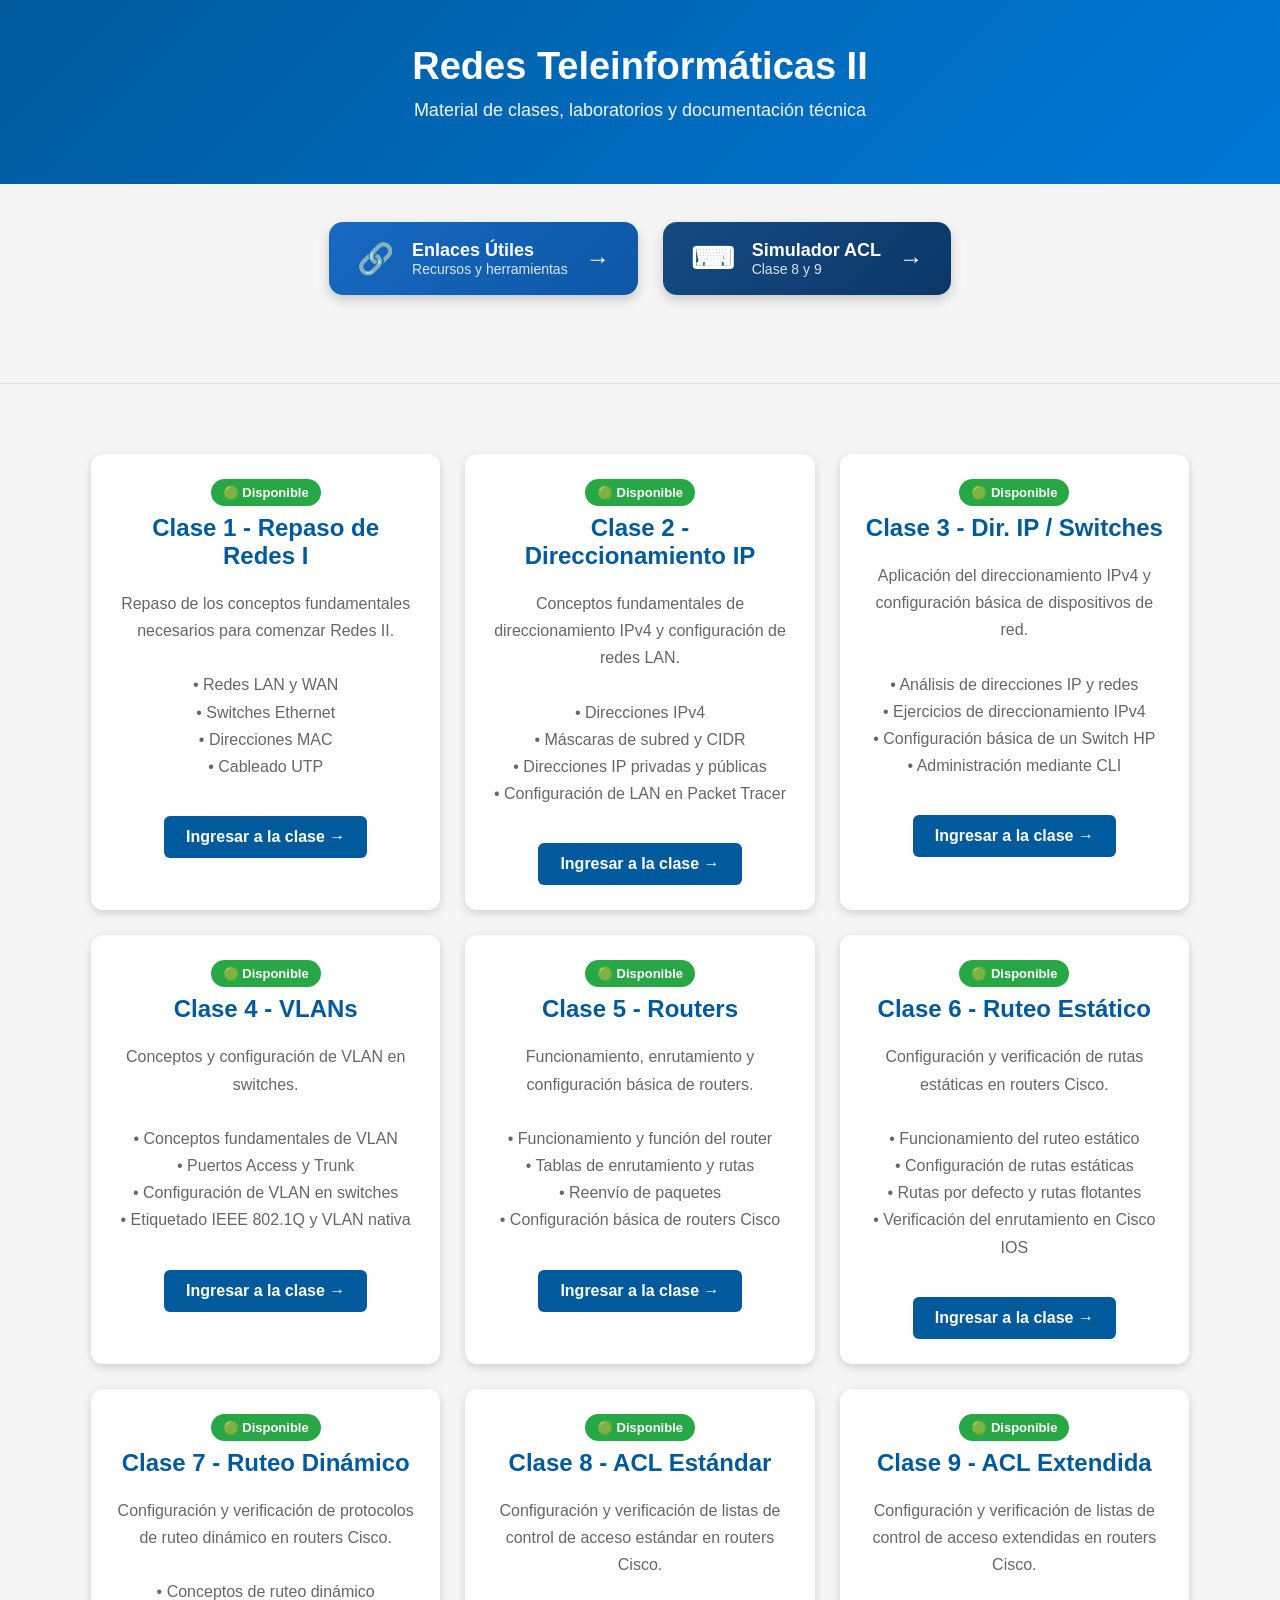
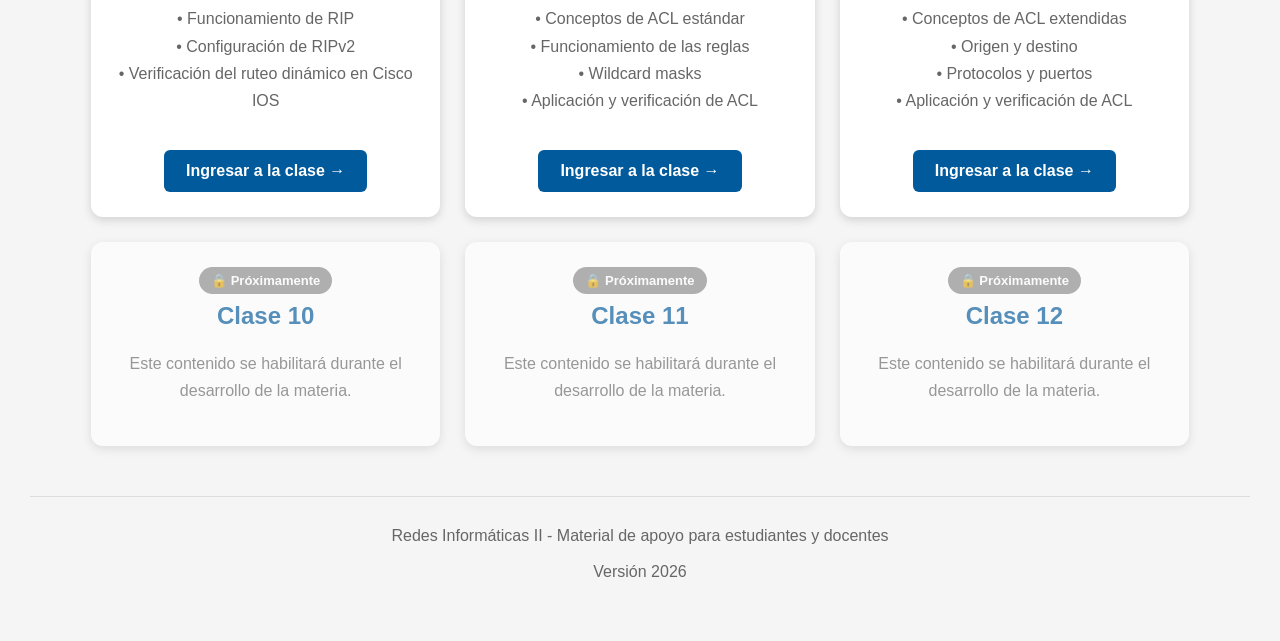
<file: index.html>
<!DOCTYPE html>
<html lang="es">

<head>

<meta charset="UTF-8">
<meta name="viewport" content="width=device-width, initial-scale=1.0">

<title>Redes Teleinformáticas II</title>

<link rel="stylesheet" href="styles.css">

</head>

<body>

<header>

    <h1>Redes Teleinformáticas II</h1>

    <p>
        Material de clases, laboratorios y documentación técnica
    </p>

</header>





<br>

<div style="
    display: flex;
    justify-content: center;
    gap: 25px;
    flex-wrap: wrap;
    margin: 20px 0;
">

    <a href="enlaces/index.html"
       style="
           display: flex;
           align-items: center;
           gap: 18px;
           min-width: 260px;
           padding: 18px 28px;
           background: linear-gradient(135deg, #1769c2, #0d57a5);
           color: white;
           text-decoration: none;
           border-radius: 14px;
           font-size: 18px;
           font-weight: bold;
           box-shadow: 0 5px 12px rgba(0,0,0,0.18);
           transition: all 0.2s ease;
       "
       onmouseover="this.style.transform='translateY(-3px)'; this.style.boxShadow='0 8px 18px rgba(0,0,0,0.25)'"
       onmouseout="this.style.transform='translateY(0)'; this.style.boxShadow='0 5px 12px rgba(0,0,0,0.18)'">

        <span style="font-size: 30px;">🔗</span>

        <span>
            Enlaces Útiles
            <span style="display:block; font-size:14px; font-weight:normal; opacity:0.85;">
                Recursos y herramientas
            </span>
        </span>

        <span style="font-size: 24px; margin-left:auto;">→</span>

    </a>


    <a href="simuladores/simulador_acl.html"
       style="
           display: flex;
           align-items: center;
           gap: 18px;
           min-width: 260px;
           padding: 18px 28px;
           background: linear-gradient(135deg, #164b82, #0b3768);
           color: white;
           text-decoration: none;
           border-radius: 14px;
           font-size: 18px;
           font-weight: bold;
           box-shadow: 0 5px 12px rgba(0,0,0,0.18);
           transition: all 0.2s ease;
       "
       onmouseover="this.style.transform='translateY(-3px)'; this.style.boxShadow='0 8px 18px rgba(0,0,0,0.25)'"
       onmouseout="this.style.transform='translateY(0)'; this.style.boxShadow='0 5px 12px rgba(0,0,0,0.18)'">

        <span style="font-size: 30px;">⌨</span>

        <span>
            Simulador ACL
            <span style="display:block; font-size:14px; font-weight:normal; opacity:0.85;">
                Clase 8 y 9
            </span>
        </span>

        <span style="font-size: 24px; margin-left:auto;">→</span>

    </a>

</div>

<br>



<footer>

<div class="container">

    <!-- CLASE 1 -->

    <div class="card active">

        <span class="badge">🟢 Disponible</span>

        <h2>Clase 1 - Repaso de Redes I</h2>

        <p>

            Repaso de los conceptos fundamentales necesarios para comenzar
            Redes II.

            <br><br>

            • Redes LAN y WAN<br>
            • Switches Ethernet<br>
            • Direcciones MAC<br>
            • Cableado UTP<br>

        </p>

        <a class="button" href="clase1/index.html">
            Ingresar a la clase →

        </a>

    </div>


    <!-- CLASE 2 -->

    <div class="card active">

        <span class="badge">🟢 Disponible</span>

        <h2>Clase 2 -Direccionamiento IP</h2>

        <p>

            Conceptos fundamentales de direccionamiento IPv4 y configuración
    de redes LAN.

            <br><br>

            • Direcciones IPv4<br>
            • Máscaras de subred y CIDR<br>
            • Direcciones IP privadas y públicas<br>
			• Configuración de LAN en Packet Tracer<br>
            

        </p>

        <a class="button" href="clase2/index.html">
            Ingresar a la clase →

        </a>

    </div>


    <!-- CLASE 3 -->

    <div class="card active">

        <span class="badge">🟢 Disponible</span>

		<h2>Clase 3 - Dir. IP / Switches</h2>


		<p>

			Aplicación del direccionamiento IPv4 y configuración básica
			de dispositivos de red.

			<br><br>

			• Análisis de direcciones IP y redes<br>
			• Ejercicios de direccionamiento IPv4<br>
			• Configuración básica de un Switch HP<br>
			• Administración mediante CLI<br>
		</p>

        <a class="button" href="clase3/index.html">
            Ingresar a la clase →

        </a>


    </div>


    <!-- CLASE 4 -->

    <div class="card active">

        <span class="badge">🟢 Disponible</span>

        <h2>Clase 4 - VLANs</h2>

        <p>

			Conceptos y configuración de VLAN en switches.

			<br><br>

			• Conceptos fundamentales de VLAN<br>
			• Puertos Access y Trunk<br>
			• Configuración de VLAN en switches<br>
			• Etiquetado IEEE 802.1Q y VLAN nativa<br>

		</p>

        <a class="button" href="clase4/index.html">
            Ingresar a la clase →

        </a>

    </div>


    <!-- CLASE 5 -->

    <div class="card active">

        <span class="badge">🟢 Disponible</span>

        <h2>Clase 5 - Routers </h2>

        <p>

			Funcionamiento, enrutamiento y configuración básica de routers.

			<br><br>

			• Funcionamiento y función del router<br>
			• Tablas de enrutamiento y rutas<br>
			• Reenvío de paquetes<br>
			• Configuración básica de routers Cisco<br>

		</p>

        <a class="button" href="clase5/index.html">
            Ingresar a la clase →

        </a>

    </div>


    <!-- CLASE 6 -->

    <div class="card active">

        <span class="badge">🟢 Disponible</span>

        <h2>Clase 6 - Ruteo Estático </h2>

        <p>

			Configuración y verificación de rutas estáticas en routers Cisco.

			<br><br>

			• Funcionamiento del ruteo estático<br>
			• Configuración de rutas estáticas<br>
			• Rutas por defecto y rutas flotantes<br>
			• Verificación del enrutamiento en Cisco IOS<br>

		</p>

        <a class="button" href="clase6/index.html">
            Ingresar a la clase →

        </a>

    </div>
	


<!-- CLASE 7 -->

<div class="card active">

    <span class="badge">🟢 Disponible</span>

    <h2>Clase 7 - Ruteo Dinámico</h2>

    <p>

        Configuración y verificación de protocolos de ruteo dinámico en routers Cisco.

        <br><br>

        • Conceptos de ruteo dinámico<br>
        • Funcionamiento de RIP<br>
        • Configuración de RIPv2<br>
        • Verificación del ruteo dinámico en Cisco IOS<br>

    </p>

    <a class="button" href="clase7/index.html">
        Ingresar a la clase →

    </a>

</div>

    


<!-- CLASE 8 -->

<div class="card active">

    <span class="badge">🟢 Disponible</span>

    <h2>Clase 8 - ACL Estándar</h2>

    <p>

        Configuración y verificación de listas de control de acceso estándar en routers Cisco.

        <br><br>

        • Conceptos de ACL estándar<br>
        • Funcionamiento de las reglas<br>
        • Wildcard masks<br>
        • Aplicación y verificación de ACL<br>

    </p>

    <a class="button" href="clase8/index.html">
        Ingresar a la clase →

    </a>

</div>


<!-- CLASE 9 -->

<div class="card active">

    <span class="badge">🟢 Disponible</span>

    <h2>Clase 9 - ACL Extendida</h2>

    <p>

        Configuración y verificación de listas de control de acceso extendidas en routers Cisco.

        <br><br>

        • Conceptos de ACL extendidas<br>
        • Origen y destino<br>
        • Protocolos y puertos<br>
        • Aplicación y verificación de ACL<br>

    </p>

    <a class="button" href="clase9/index.html">
        Ingresar a la clase →

    </a>

</div>
	
	
	   <!-- CLASE 10 -->

    <div class="card disabled">

        <span class="badge gray">🔒 Próximamente</span>

        <h2>Clase 10</h2>

        <p>

            Este contenido se habilitará durante el desarrollo de la materia.

        </p>

    </div>
	
	
	   <!-- CLASE 11 -->

    <div class="card disabled">

        <span class="badge gray">🔒 Próximamente</span>

        <h2>Clase 11</h2>

        <p>

            Este contenido se habilitará durante el desarrollo de la materia.

        </p>

    </div>
	
	
	   <!-- CLASE 12 -->

    <div class="card disabled">

        <span class="badge gray">🔒 Próximamente</span>

        <h2>Clase 12</h2>

        <p>

            Este contenido se habilitará durante el desarrollo de la materia.

        </p>

    </div>

</div>








<footer>


Redes Informáticas II - Material de apoyo para estudiantes y docentes

<br><br>

Versión 2026

</footer>

</body>

</html>
</file>
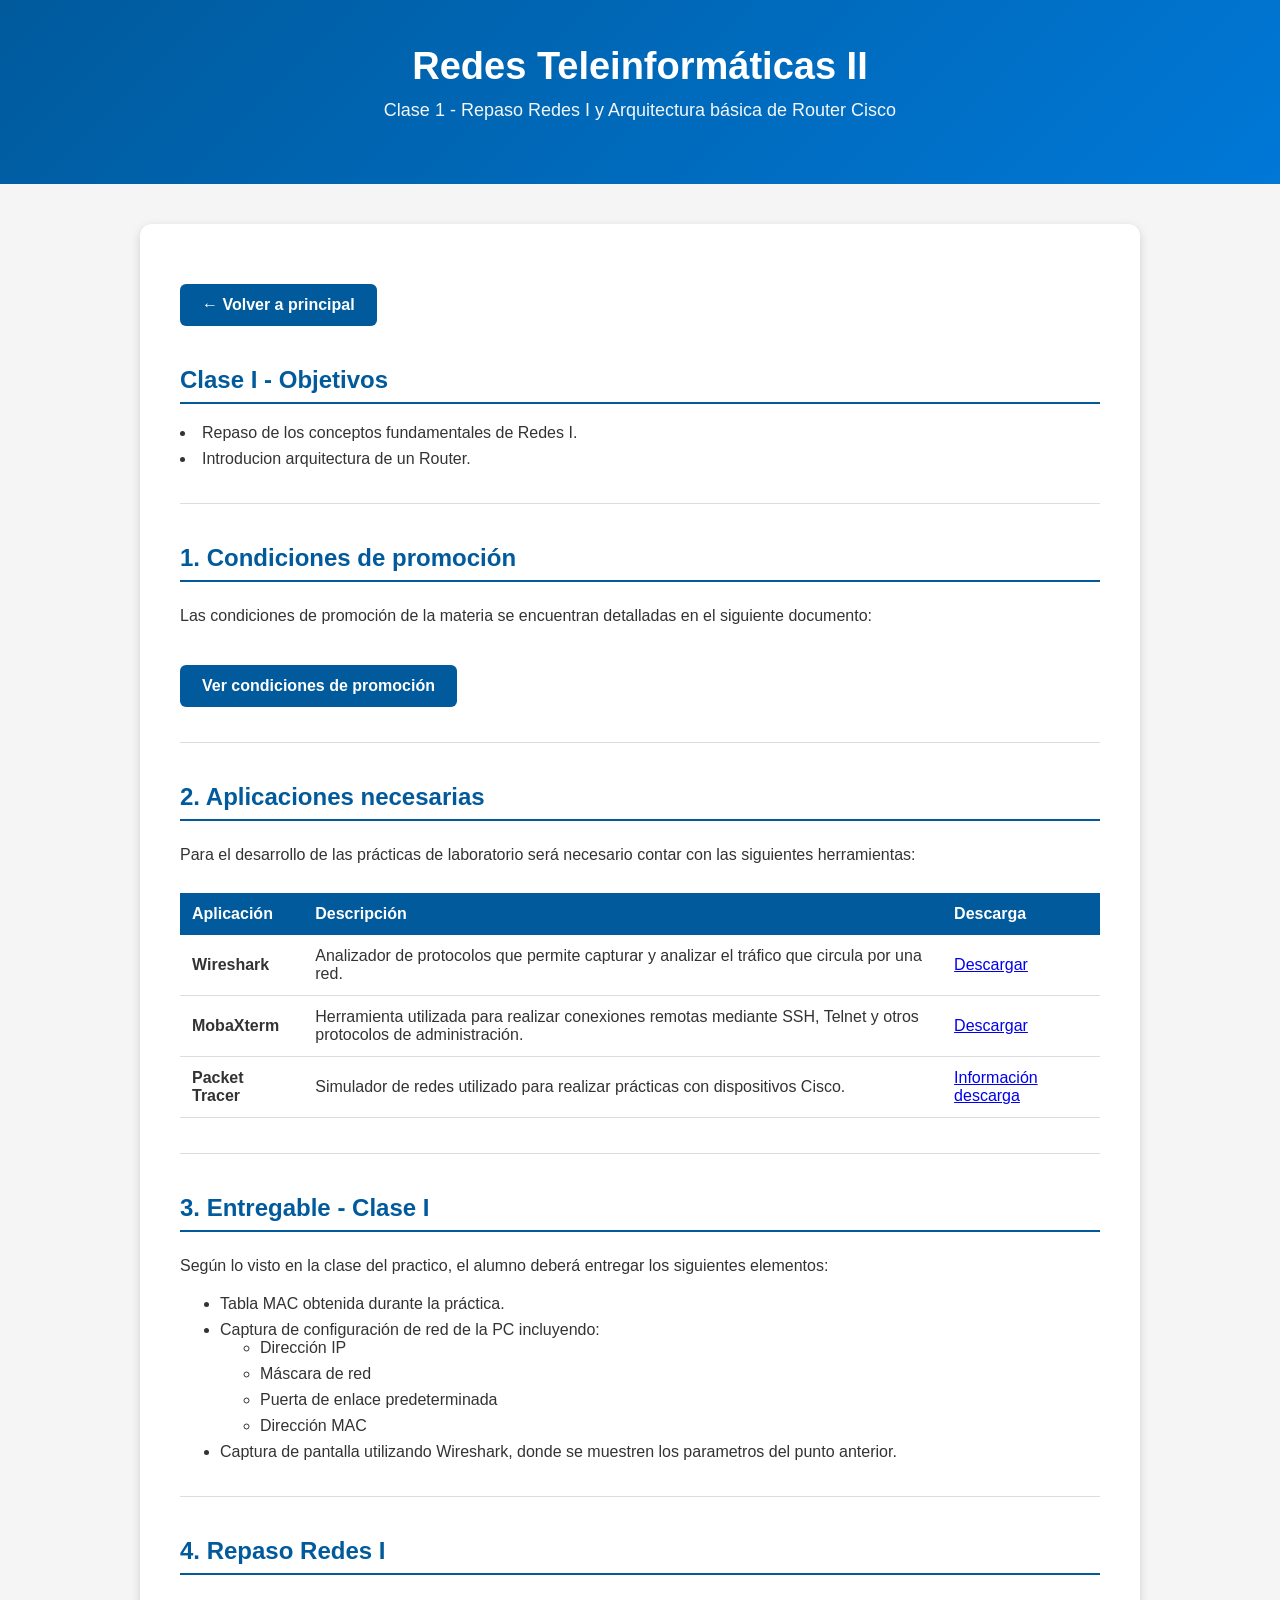
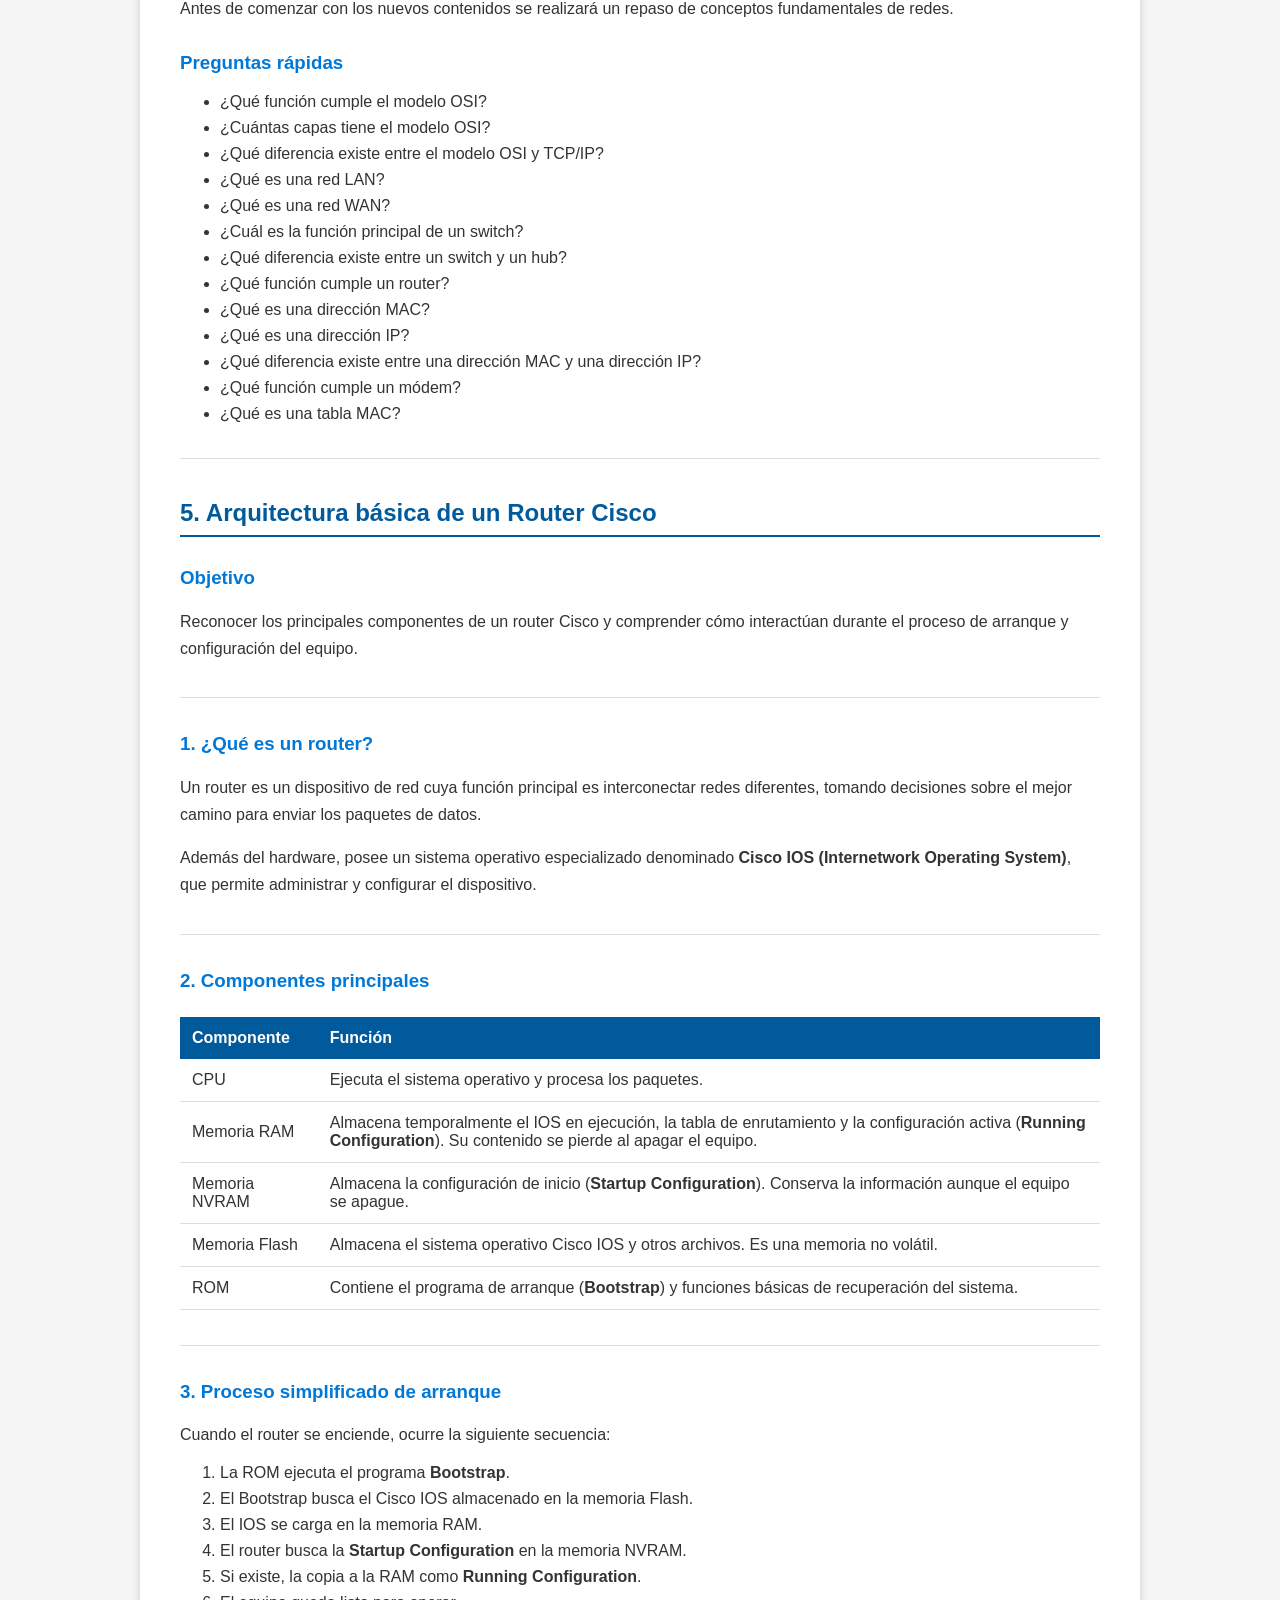
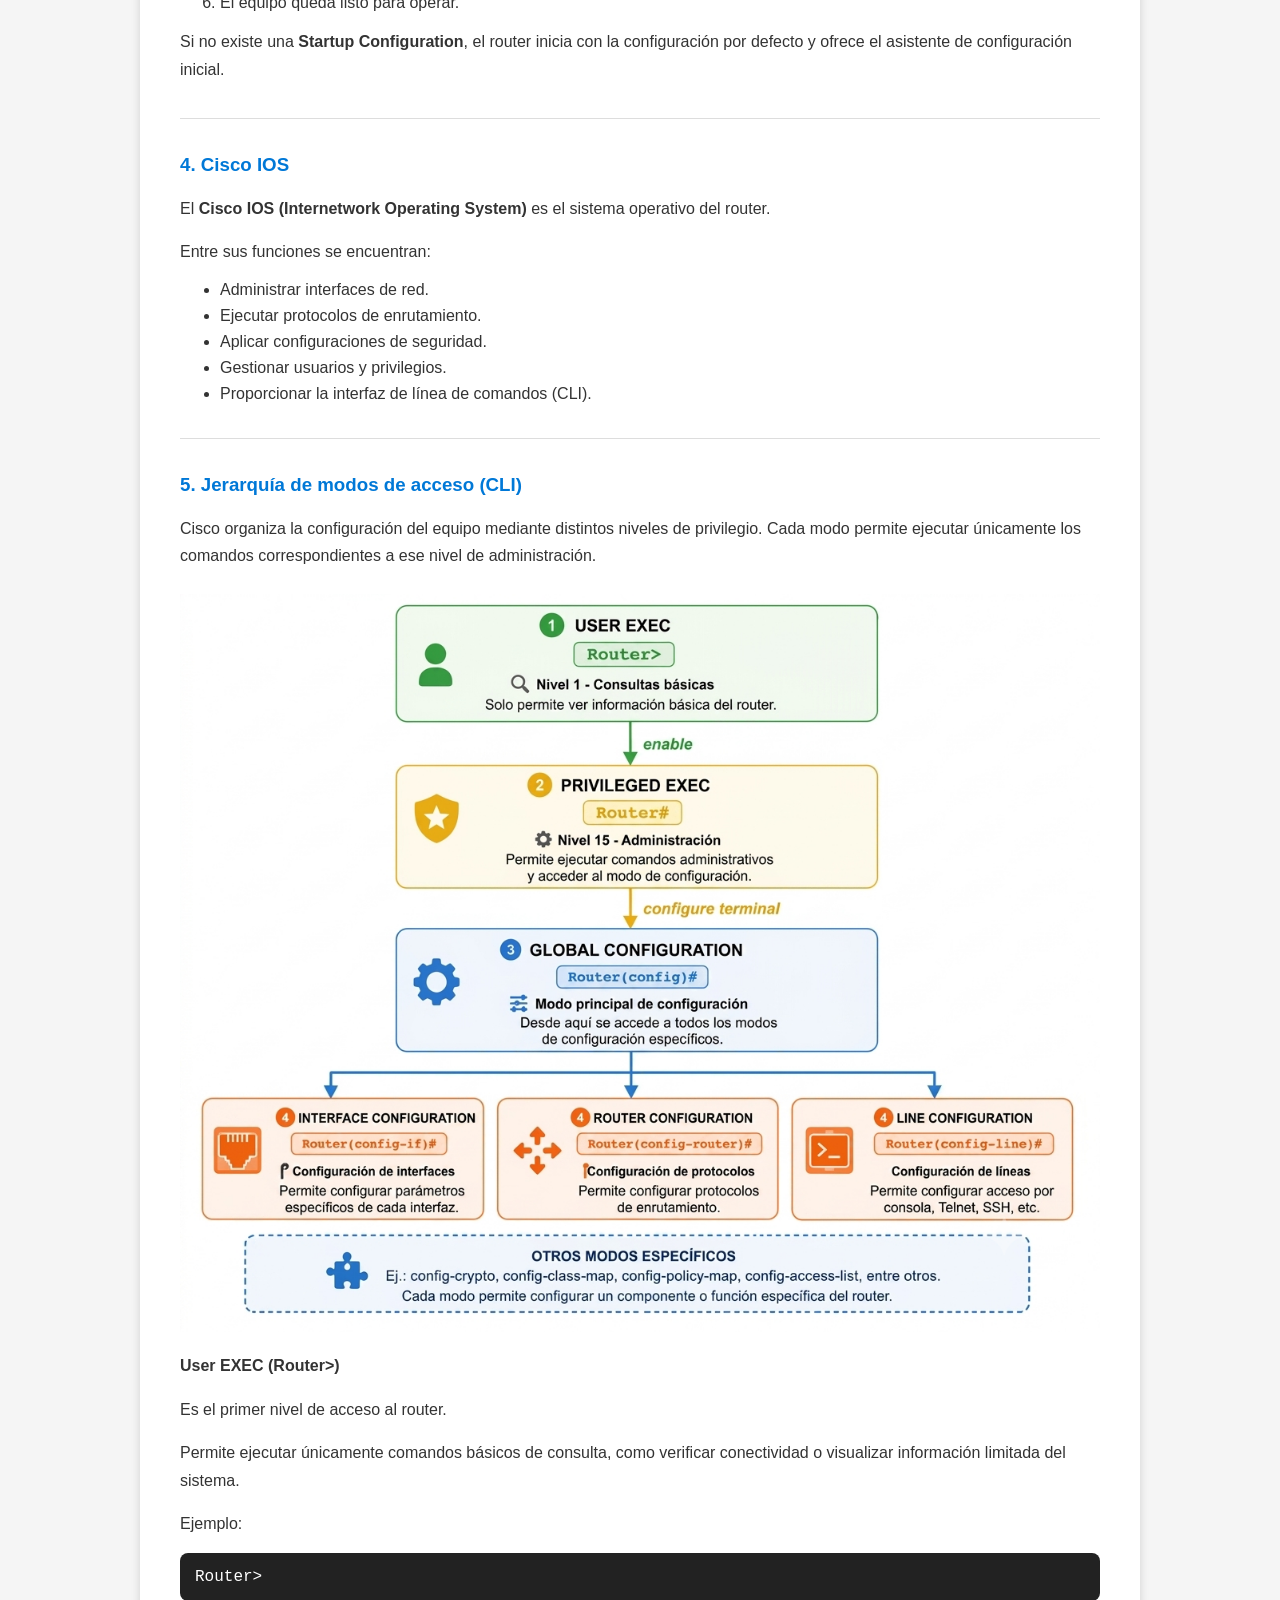
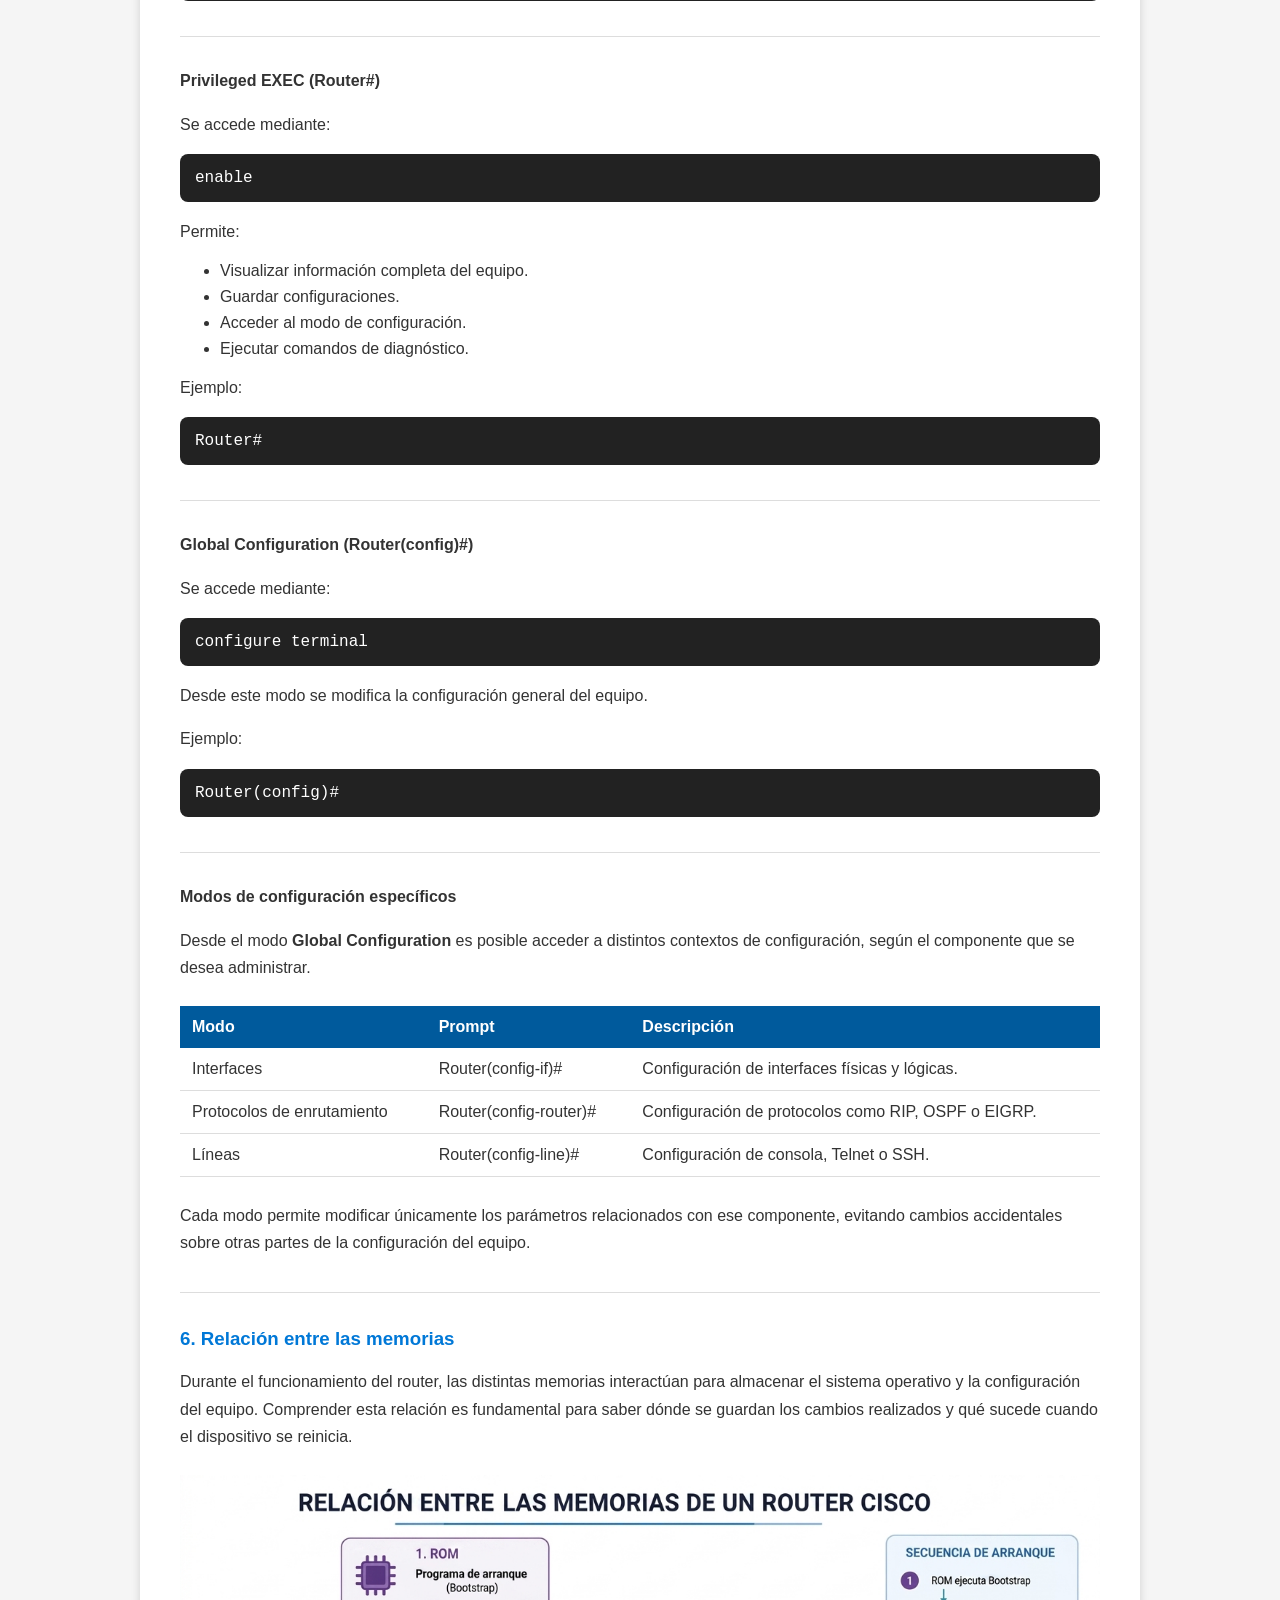
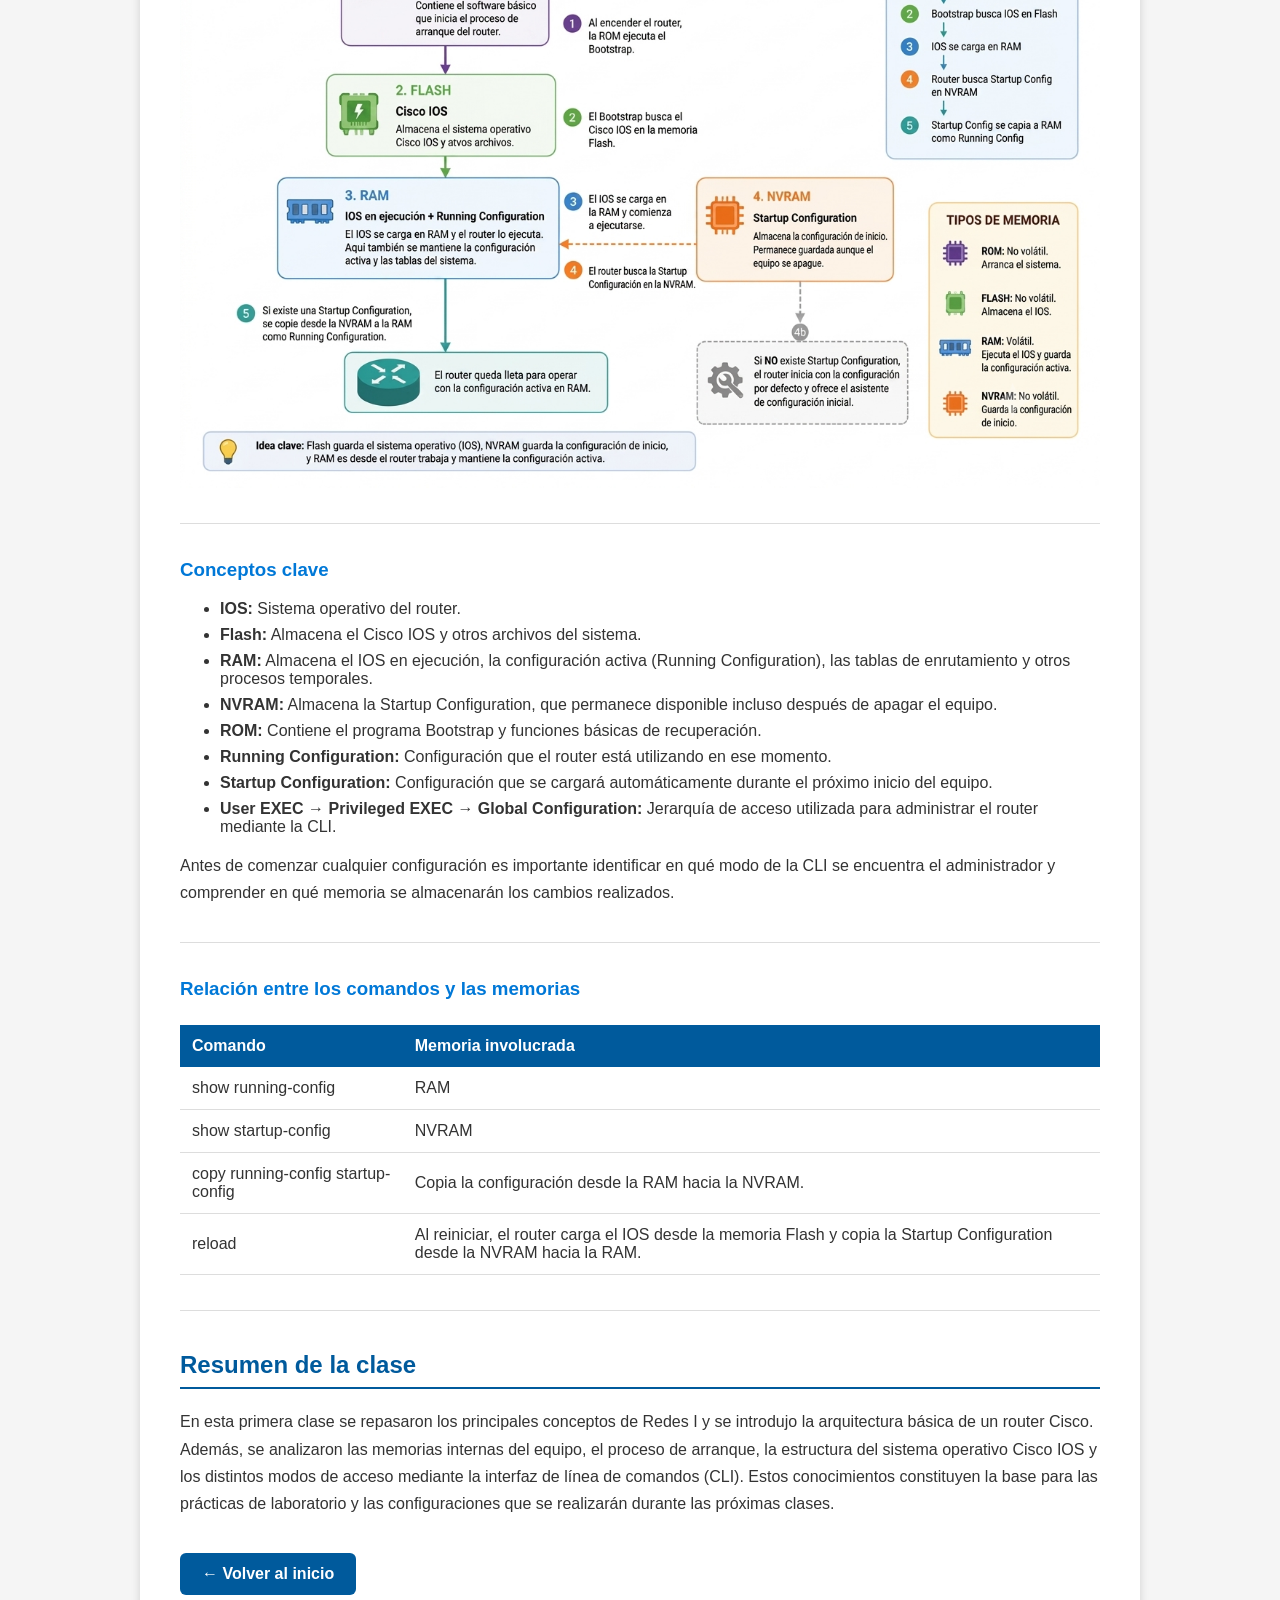
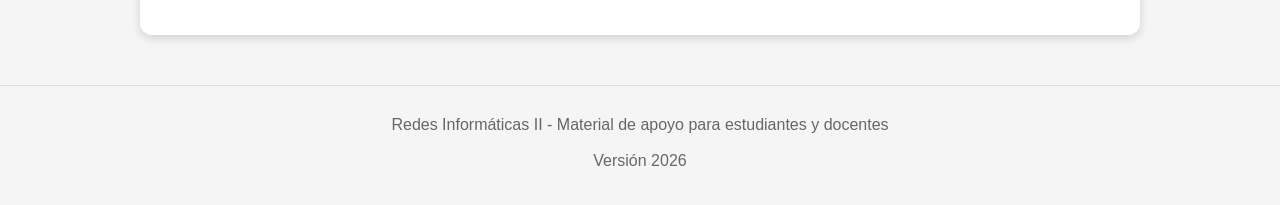
<file: clase1/index.html>
<!DOCTYPE html>
<html lang="es">

<head>

<meta charset="UTF-8">
<meta name="viewport" content="width=device-width, initial-scale=1.0">

<title>Redes Teleinformáticas II - Clase 1</title>

<link rel="stylesheet" href="../styles.css">

</head>


<body>


<header>

<h1>Redes Teleinformáticas II</h1>

<p>
Clase 1 - Repaso Redes I y Arquitectura básica de Router Cisco
</p>

</header>




<div class="lesson">


<a class="button" href="../index.html">
← Volver a principal
</a>




<h2>Clase I - Objetivos</h2>

<p>
<li>Repaso de los conceptos fundamentales de Redes I.</li> 
<li>Introducion arquitectura de un Router.</li>
</p>


<hr>


<h2>1. Condiciones de promoción</h2>


<p>
Las condiciones de promoción de la materia se encuentran detalladas en el
siguiente documento:
</p>


<a class="button"
href="https://docs.google.com/document/d/1CsNAKRcZ19JwC_cepbjdFNrGwk6IS_vn/edit"
target="_blank">

Ver condiciones de promoción

</a>



<hr>

<h2>2. Aplicaciones necesarias</h2>


<p>
Para el desarrollo de las prácticas de laboratorio será necesario contar
con las siguientes herramientas:
</p>



<table>


<tr>

<th>
Aplicación
</th>

<th>
Descripción
</th>

<th>
Descarga
</th>

</tr>




<tr>

<td>
<strong>Wireshark</strong>
</td>

<td>
Analizador de protocolos que permite capturar y analizar
el tráfico que circula por una red.
</td>

<td>

<a href="https://www.wireshark.org/download.html"
target="_blank">

Descargar

</a>

</td>

</tr>





<tr>

<td>
<strong>MobaXterm</strong>
</td>

<td>
Herramienta utilizada para realizar conexiones remotas mediante
SSH, Telnet y otros protocolos de administración.
</td>

<td>

<a href="https://mobaxterm.mobatek.net/download.html"
target="_blank">

Descargar

</a>

</td>

</tr>





<tr>

<td>
<strong>Packet Tracer</strong>
</td>

<td>
Simulador de redes utilizado para realizar prácticas con
dispositivos Cisco.
</td>

<td>

<a href="https://drive.google.com/file/d/1bSttwpgaCx2ydgcPIErvUwa6tSfCvdqW/view?usp=sharing"
target="_blank">

Información descarga

</a>

</td>

</tr>



</table>

<hr>

<h2>3. Entregable - Clase I</h2>

<p>
Según lo visto en la clase del practico, el alumno deberá entregar los siguientes elementos:
</p>


<ul>


<li>
Tabla MAC obtenida durante la práctica.
</li>


<li>

Captura de configuración de red de la PC incluyendo:

<ul>

<li>Dirección IP</li>

<li>Máscara de red</li>

<li>Puerta de enlace predeterminada</li>

<li>Dirección MAC</li>

</ul>

</li>



<li>
Captura de pantalla utilizando Wireshark, donde se muestren los parametros del punto anterior.
</li>


</ul>









<hr>







<h2>4. Repaso Redes I</h2>


<p>
Antes de comenzar con los nuevos contenidos se realizará un repaso
de conceptos fundamentales de redes.
</p>



<h3>Preguntas rápidas</h3>



<ul>


<li>
¿Qué función cumple el modelo OSI?
</li>


<li>
¿Cuántas capas tiene el modelo OSI?
</li>


<li>
¿Qué diferencia existe entre el modelo OSI y TCP/IP?
</li>


<li>
¿Qué es una red LAN?
</li>


<li>
¿Qué es una red WAN?
</li>


<li>
¿Cuál es la función principal de un switch?
</li>


<li>
¿Qué diferencia existe entre un switch y un hub?
</li>


<li>
¿Qué función cumple un router?
</li>


<li>
¿Qué es una dirección MAC?
</li>


<li>
¿Qué es una dirección IP?
</li>


<li>
¿Qué diferencia existe entre una dirección MAC y una dirección IP?
</li>


<li>
¿Qué función cumple un módem?
</li>


<li>
¿Qué es una tabla MAC?
</li>


</ul>
<hr>

<h2>5. Arquitectura básica de un Router Cisco</h2>

<h3>Objetivo</h3>

<p>
Reconocer los principales componentes de un router Cisco y comprender
cómo interactúan durante el proceso de arranque y configuración del equipo.
</p>

<hr>

<h3>1. ¿Qué es un router?</h3>

<p>
Un router es un dispositivo de red cuya función principal es
interconectar redes diferentes, tomando decisiones sobre el mejor
camino para enviar los paquetes de datos.
</p>

<p>
Además del hardware, posee un sistema operativo especializado denominado
<strong>Cisco IOS (Internetwork Operating System)</strong>,
que permite administrar y configurar el dispositivo.
</p>

<hr>

<h3>2. Componentes principales</h3>

<table>

<tr>

<th>Componente</th>

<th>Función</th>

</tr>

<tr>

<td>CPU</td>

<td>
Ejecuta el sistema operativo y procesa los paquetes.
</td>

</tr>

<tr>

<td>Memoria RAM</td>

<td>
Almacena temporalmente el IOS en ejecución,
la tabla de enrutamiento y la configuración activa
(<strong>Running Configuration</strong>).
Su contenido se pierde al apagar el equipo.
</td>

</tr>

<tr>

<td>Memoria NVRAM</td>

<td>
Almacena la configuración de inicio
(<strong>Startup Configuration</strong>).
Conserva la información aunque el equipo se apague.
</td>

</tr>

<tr>

<td>Memoria Flash</td>

<td>
Almacena el sistema operativo Cisco IOS
y otros archivos.
Es una memoria no volátil.
</td>

</tr>

<tr>

<td>ROM</td>

<td>
Contiene el programa de arranque
(<strong>Bootstrap</strong>)
y funciones básicas de recuperación del sistema.
</td>

</tr>

</table>

<hr>

<h3>3. Proceso simplificado de arranque</h3>

<p>
Cuando el router se enciende,
ocurre la siguiente secuencia:
</p>

<ol>

<li>
La ROM ejecuta el programa <strong>Bootstrap</strong>.
</li>

<li>
El Bootstrap busca el Cisco IOS almacenado
en la memoria Flash.
</li>

<li>
El IOS se carga en la memoria RAM.
</li>

<li>
El router busca la
<strong>Startup Configuration</strong>
en la memoria NVRAM.
</li>

<li>
Si existe, la copia a la RAM como
<strong>Running Configuration</strong>.
</li>

<li>
El equipo queda listo para operar.
</li>

</ol>

<p>

Si no existe una
<strong>Startup Configuration</strong>,
el router inicia con la configuración por defecto y ofrece
el asistente de configuración inicial.

</p>

<hr>
<h3>4. Cisco IOS</h3>

<p>

El <strong>Cisco IOS (Internetwork Operating System)</strong>
es el sistema operativo del router.

</p>

<p>

Entre sus funciones se encuentran:

</p>

<ul>

<li>Administrar interfaces de red.</li>

<li>Ejecutar protocolos de enrutamiento.</li>

<li>Aplicar configuraciones de seguridad.</li>

<li>Gestionar usuarios y privilegios.</li>

<li>Proporcionar la interfaz de línea de comandos (CLI).</li>

</ul>

<hr>

<h3>5. Jerarquía de modos de acceso (CLI)</h3>

<p>

Cisco organiza la configuración del equipo mediante distintos niveles
de privilegio. Cada modo permite ejecutar únicamente los comandos
correspondientes a ese nivel de administración.

</p>

<img src="img/modos_cli.jpg"
class="imagen"
alt="Jerarquía de modos CLI Cisco">

<h4>User EXEC (Router>)</h4>

<p>

Es el primer nivel de acceso al router.

</p>

<p>

Permite ejecutar únicamente comandos básicos de consulta,
como verificar conectividad o visualizar información limitada
del sistema.

</p>

<p>

Ejemplo:

</p>

<pre>
Router>
</pre>

<hr>

<h4>Privileged EXEC (Router#)</h4>

<p>

Se accede mediante:

</p>

<pre>
enable
</pre>

<p>

Permite:

</p>

<ul>

<li>Visualizar información completa del equipo.</li>

<li>Guardar configuraciones.</li>

<li>Acceder al modo de configuración.</li>

<li>Ejecutar comandos de diagnóstico.</li>

</ul>

<p>

Ejemplo:

</p>

<pre>
Router#
</pre>

<hr>

<h4>Global Configuration (Router(config)#)</h4>

<p>

Se accede mediante:

</p>

<pre>
configure terminal
</pre>

<p>

Desde este modo se modifica la configuración general del equipo.

</p>

<p>

Ejemplo:

</p>

<pre>
Router(config)#
</pre>

<hr>

<h4>Modos de configuración específicos</h4>

<p>

Desde el modo <strong>Global Configuration</strong> es posible acceder
a distintos contextos de configuración, según el componente que se
desea administrar.

</p>

<table>

<tr>

<th>Modo</th>

<th>Prompt</th>

<th>Descripción</th>

</tr>

<tr>

<td>Interfaces</td>

<td>Router(config-if)#</td>

<td>Configuración de interfaces físicas y lógicas.</td>

</tr>

<tr>

<td>Protocolos de enrutamiento</td>

<td>Router(config-router)#</td>

<td>Configuración de protocolos como RIP, OSPF o EIGRP.</td>

</tr>

<tr>

<td>Líneas</td>

<td>Router(config-line)#</td>

<td>Configuración de consola, Telnet o SSH.</td>

</tr>

</table>

<p>

Cada modo permite modificar únicamente los parámetros relacionados
con ese componente, evitando cambios accidentales sobre otras partes
de la configuración del equipo.

</p>

<hr>
<h3>6. Relación entre las memorias</h3>

<p>
Durante el funcionamiento del router, las distintas memorias interactúan
para almacenar el sistema operativo y la configuración del equipo.
Comprender esta relación es fundamental para saber dónde se guardan los
cambios realizados y qué sucede cuando el dispositivo se reinicia.
</p>

<img src="img/memorias_router.jpg"
class="imagen"
alt="Relación entre las memorias del router Cisco">

<hr>

<h3>Conceptos clave</h3>

<ul>

<li><strong>IOS:</strong> Sistema operativo del router.</li>

<li><strong>Flash:</strong> Almacena el Cisco IOS y otros archivos del sistema.</li>

<li><strong>RAM:</strong> Almacena el IOS en ejecución, la configuración activa (Running Configuration), las tablas de enrutamiento y otros procesos temporales.</li>

<li><strong>NVRAM:</strong> Almacena la Startup Configuration, que permanece disponible incluso después de apagar el equipo.</li>

<li><strong>ROM:</strong> Contiene el programa Bootstrap y funciones básicas de recuperación.</li>

<li><strong>Running Configuration:</strong> Configuración que el router está utilizando en ese momento.</li>

<li><strong>Startup Configuration:</strong> Configuración que se cargará automáticamente durante el próximo inicio del equipo.</li>

<li><strong>User EXEC → Privileged EXEC → Global Configuration:</strong> Jerarquía de acceso utilizada para administrar el router mediante la CLI.</li>

</ul>

<p>

Antes de comenzar cualquier configuración es importante identificar en
qué modo de la CLI se encuentra el administrador y comprender en qué
memoria se almacenarán los cambios realizados.

</p>

<hr>

<h3>Relación entre los comandos y las memorias</h3>

<table>

<tr>

<th>Comando</th>

<th>Memoria involucrada</th>

</tr>

<tr>

<td>
show running-config
</td>

<td>
RAM
</td>

</tr>

<tr>

<td>
show startup-config
</td>

<td>
NVRAM
</td>

</tr>

<tr>

<td>
copy running-config startup-config
</td>

<td>
Copia la configuración desde la RAM hacia la NVRAM.
</td>

</tr>

<tr>

<td>
reload
</td>

<td>
Al reiniciar, el router carga el IOS desde la memoria Flash y copia la Startup Configuration desde la NVRAM hacia la RAM.
</td>

</tr>

</table>

<hr>

<h2>Resumen de la clase</h2>

<p>

En esta primera clase se repasaron los principales conceptos de Redes I y
se introdujo la arquitectura básica de un router Cisco. Además, se
analizaron las memorias internas del equipo, el proceso de arranque, la
estructura del sistema operativo Cisco IOS y los distintos modos de acceso
mediante la interfaz de línea de comandos (CLI).

Estos conocimientos constituyen la base para las prácticas de laboratorio
y las configuraciones que se realizarán durante las próximas clases.

</p>

<a class="button" href="./index.html">
← Volver al inicio
</a>

</div>

<footer>

Redes Informáticas II - Material de apoyo para estudiantes y docentes

<br><br>

Versión 2026

</footer>

</body>

</html>
</file>
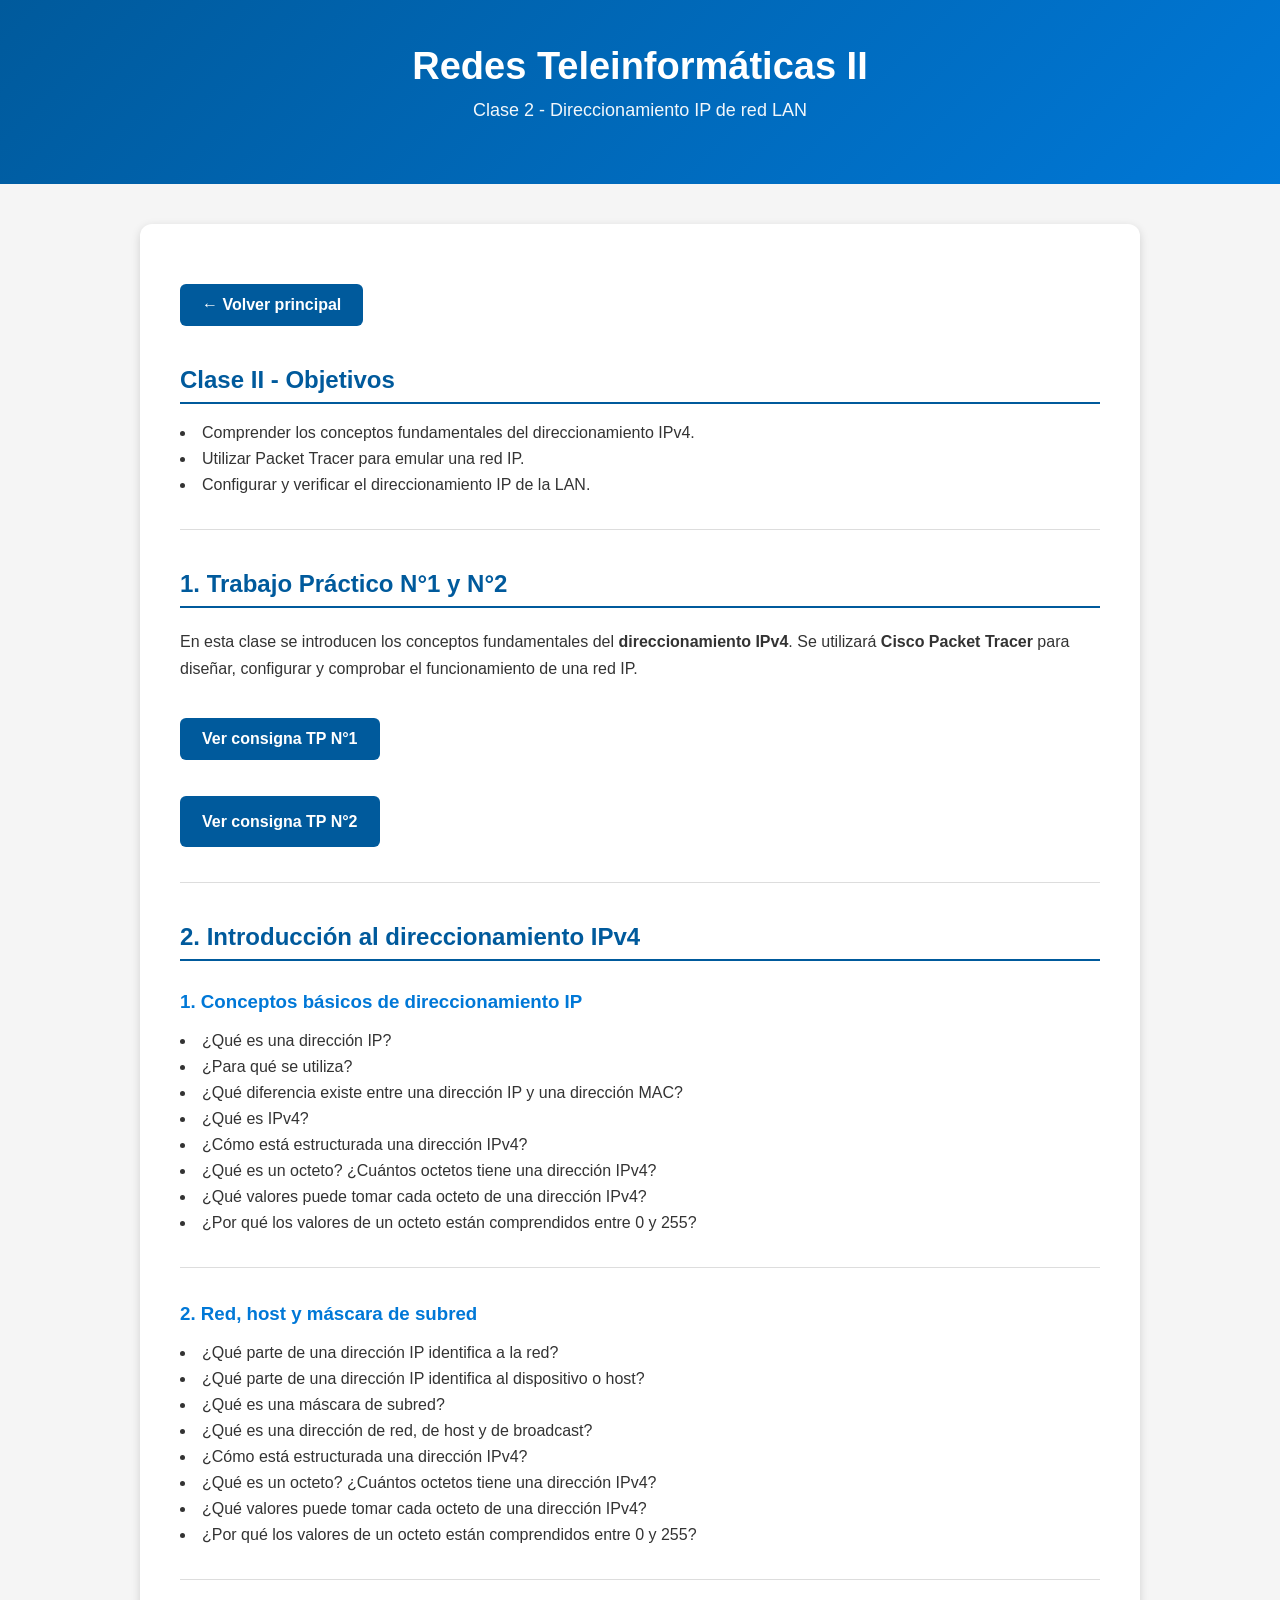
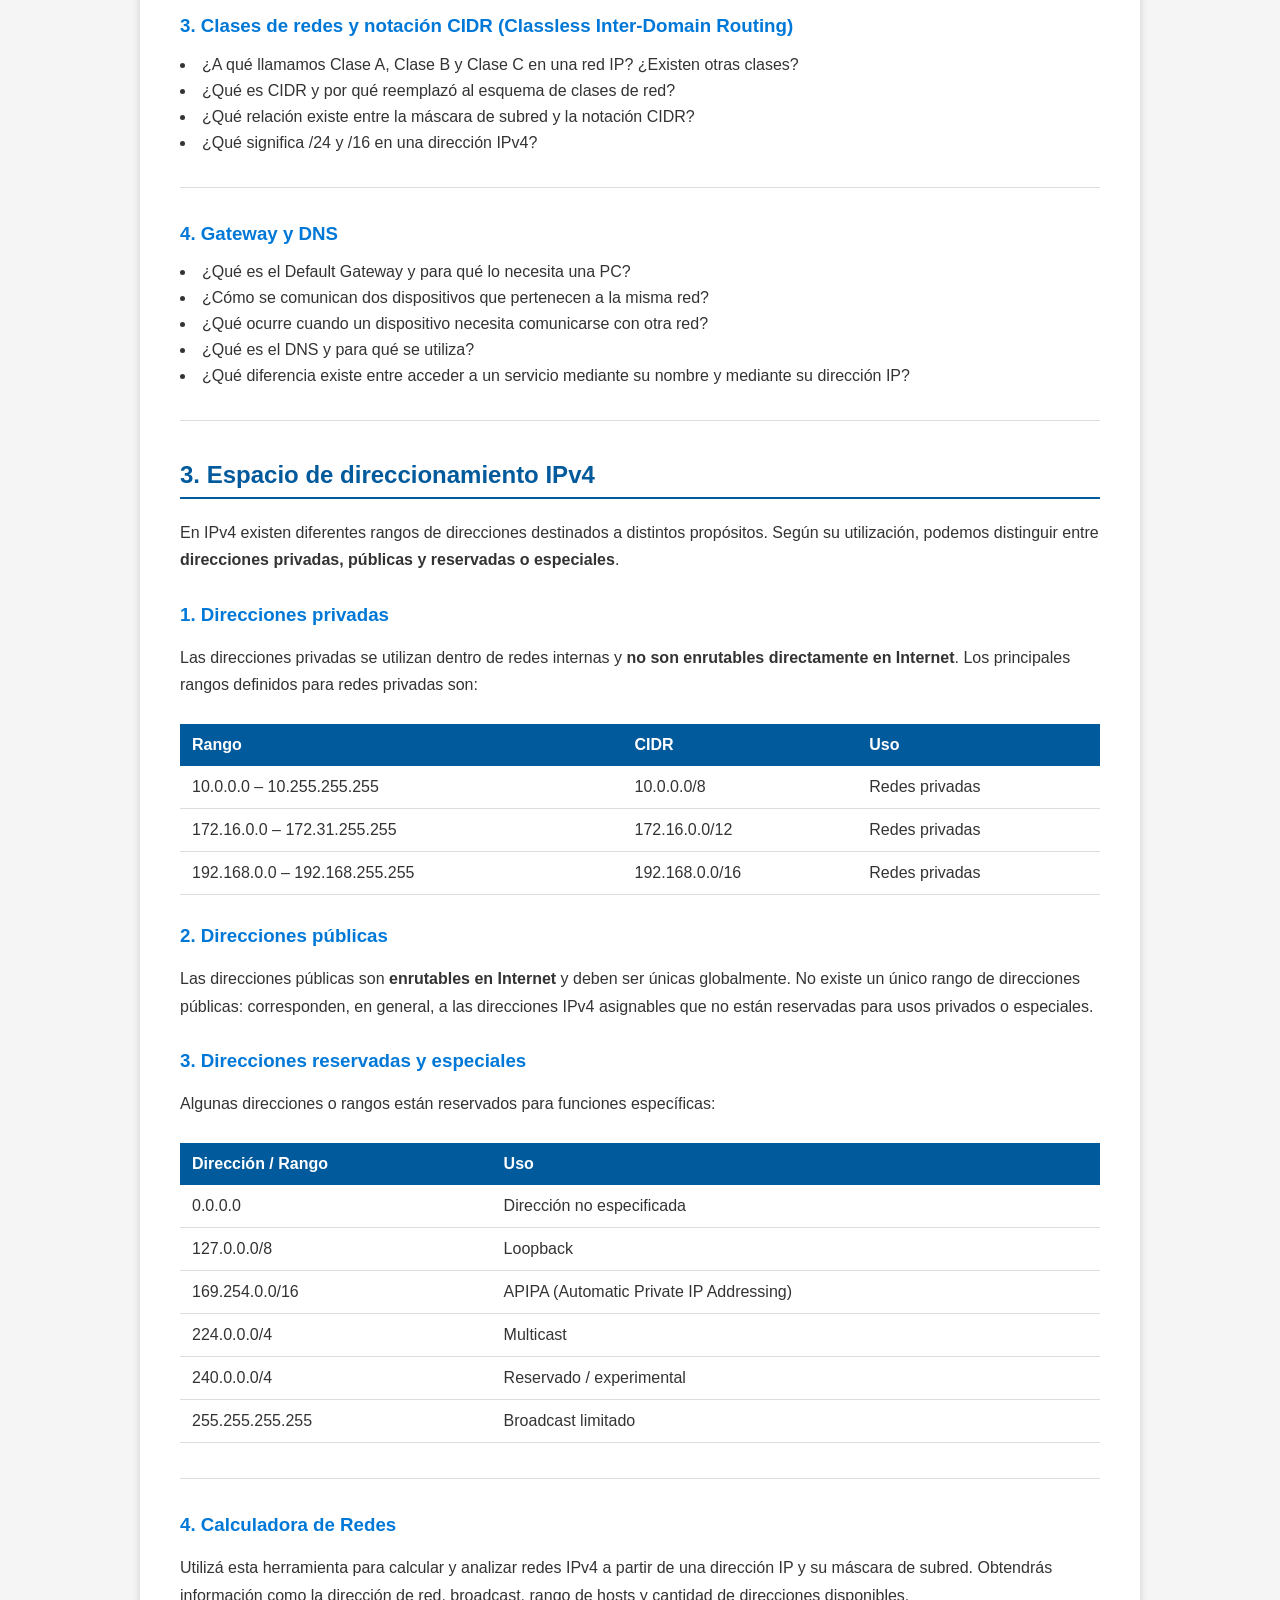
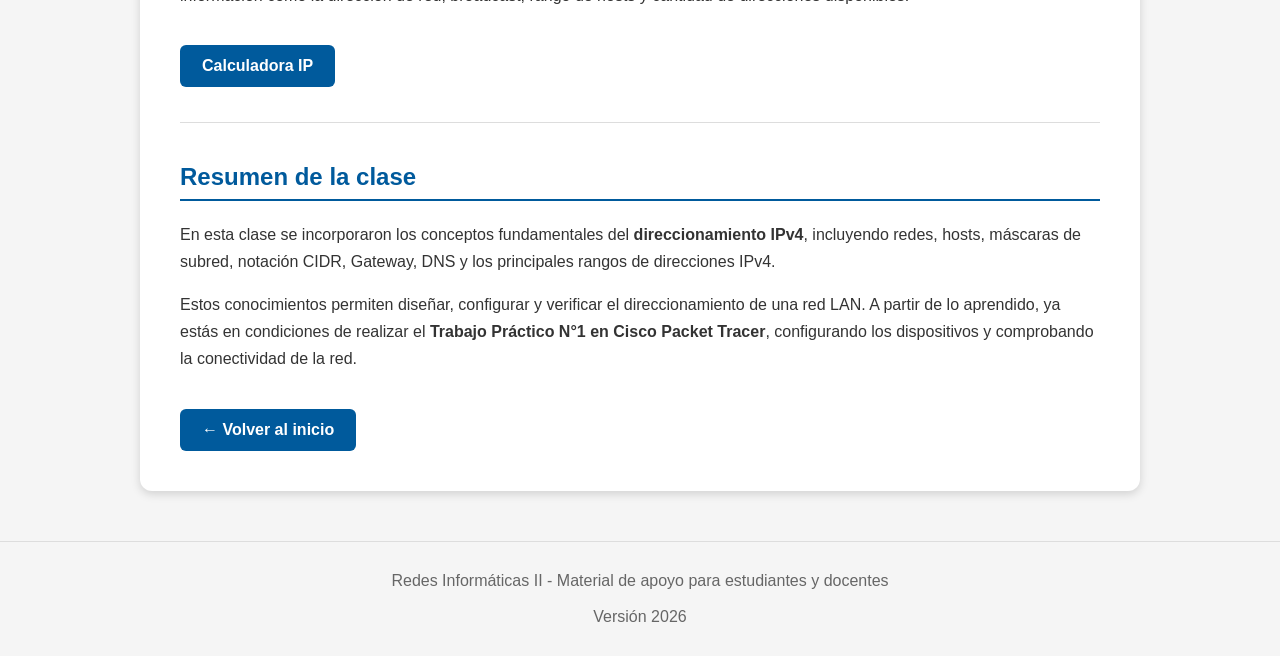
<file: clase2/index.html>
<!DOCTYPE html>
<html lang="es">

<head>

<meta charset="UTF-8">
<meta name="viewport" content="width=device-width, initial-scale=1.0">

<title>Redes Teleinformáticas II - Clase 2</title>

<link rel="stylesheet" href="../styles.css">

</head>

<body>

<header>

<h1>Redes Teleinformáticas II</h1>

<p>Clase 2 - Direccionamiento IP de red LAN </p>

</header>


<div class="lesson">


<a class="button" href="../index.html">
← Volver principal
</a>




<h2>Clase II - Objetivos</h2>

<p>
<li>Comprender los conceptos fundamentales del direccionamiento IPv4.</li> 
<li>Utilizar Packet Tracer para emular una red IP.</li> 
<li>Configurar y verificar el direccionamiento IP de la LAN.</li>
</p>


<hr>

<h2>1. Trabajo Práctico N°1 y N°2</h2>

<p>
En esta clase se introducen los conceptos fundamentales del
<strong>direccionamiento IPv4</strong>. Se utilizará
<strong>Cisco Packet Tracer</strong> para diseñar, configurar y comprobar
el funcionamiento de una red IP.
</p>

<a class="button"
href="https://docs.google.com/document/d/16MEmaj8ai2Os_4ADwjrzWoSb10oBFb6T/edit"
target="_blank">
Ver consigna TP N°1
</a>

<p>

<a class="button"
href="https://docs.google.com/document/d/1arMGxJfyMgiXhgoJwgtxwqoLNsVGwhJr/edit"
target="_blank">
Ver consigna TP N°2
</a>


<hr>




<h2>2. Introducción al direccionamiento IPv4</h2>

<h3>1. Conceptos básicos de direccionamiento IP</h3>

<li>
¿Qué es una dirección IP?
</li>
<li>
¿Para qué se utiliza?
</li>
<li>
¿Qué diferencia existe entre una dirección IP y una dirección MAC?
</li>
<li>
¿Qué es IPv4?
</li>
<li>
¿Cómo está estructurada una dirección IPv4?
</li>
<li>
¿Qué es un octeto?
¿Cuántos octetos tiene una dirección IPv4?
</li>
<li>
¿Qué valores puede tomar cada octeto de una dirección IPv4?
</li>
<li>
¿Por qué los valores de un octeto están comprendidos entre 0 y 255?
</li>

<hr>




<h3>2. Red, host y máscara de subred</h3>

<li>
¿Qué parte de una dirección IP identifica a la red?
</li>
<li>
¿Qué parte de una dirección IP identifica al dispositivo o host?
</li>
<li>
¿Qué es una máscara de subred?
</li>
<li>
¿Qué es una dirección de red, de host y de broadcast?
</li>
<li>
¿Cómo está estructurada una dirección IPv4?
</li>
<li>
¿Qué es un octeto?
¿Cuántos octetos tiene una dirección IPv4?
</li>
<li>
¿Qué valores puede tomar cada octeto de una dirección IPv4?
</li>
<li>
¿Por qué los valores de un octeto están comprendidos entre 0 y 255?
</li>

<hr>

<h3>3. Clases de redes y notación CIDR (Classless Inter-Domain Routing)</h3>
<li>
¿A qué llamamos Clase A, Clase B y Clase C en una red IP? ¿Existen otras clases?
</li>
<li>
¿Qué es CIDR y por qué reemplazó al esquema de clases de red?
</li>
<li>
¿Qué relación existe entre la máscara de subred y la notación CIDR?
</li>
<li>
¿Qué significa /24 y /16 en una dirección IPv4?
</li>


<hr>


<h3>4. Gateway y DNS</h3>

<li>
¿Qué es el Default Gateway y para qué lo necesita una PC?
</li>
<li>
¿Cómo se comunican dos dispositivos que pertenecen a la misma red?
</li>
<li>
¿Qué ocurre cuando un dispositivo necesita comunicarse con otra red?
</li>
<li>
¿Qué es el DNS y para qué se utiliza?
</li>
<li>
¿Qué diferencia existe entre acceder a un servicio mediante su nombre y mediante su dirección IP?</li>

<hr>


<h2>3. Espacio de direccionamiento IPv4</h2>

<p>
En IPv4 existen diferentes rangos de direcciones destinados a distintos
propósitos. Según su utilización, podemos distinguir entre
<strong>direcciones privadas, públicas y reservadas o especiales</strong>.
</p>

<h3>1. Direcciones privadas</h3>

<p>
Las direcciones privadas se utilizan dentro de redes internas y
<strong>no son enrutables directamente en Internet</strong>. Los principales
rangos definidos para redes privadas son:
</p>

<table>

<tr>
<th>Rango</th>
<th>CIDR</th>
<th>Uso</th>
</tr>

<tr>
<td>10.0.0.0 – 10.255.255.255</td>
<td>10.0.0.0/8</td>
<td>Redes privadas</td>
</tr>

<tr>
<td>172.16.0.0 – 172.31.255.255</td>
<td>172.16.0.0/12</td>
<td>Redes privadas</td>
</tr>

<tr>
<td>192.168.0.0 – 192.168.255.255</td>
<td>192.168.0.0/16</td>
<td>Redes privadas</td>
</tr>

</table>

<h3>2. Direcciones públicas</h3>

<p>
Las direcciones públicas son <strong>enrutables en Internet</strong> y deben
ser únicas globalmente. No existe un único rango de direcciones públicas:
corresponden, en general, a las direcciones IPv4 asignables que no están
reservadas para usos privados o especiales.
</p>

<h3>3. Direcciones reservadas y especiales</h3>

<p>
Algunas direcciones o rangos están reservados para funciones específicas:
</p>

<table>

<tr>
<th>Dirección / Rango</th>
<th>Uso</th>
</tr>

<tr>
<td>0.0.0.0</td>
<td>Dirección no especificada</td>
</tr>

<tr>
<td>127.0.0.0/8</td>
<td>Loopback</td>
</tr>

<tr>
<td>169.254.0.0/16</td>
<td>APIPA (Automatic Private IP Addressing)</td>
</tr>

<tr>
<td>224.0.0.0/4</td>
<td>Multicast</td>
</tr>

<tr>
<td>240.0.0.0/4</td>
<td>Reservado / experimental</td>
</tr>

<tr>
<td>255.255.255.255</td>
<td>Broadcast limitado</td>
</tr>

</table>


<hr>

<h3>4. Calculadora de Redes</h3>

<p>
Utilizá esta herramienta para calcular y analizar redes IPv4 a partir de una dirección IP y su máscara de subred. Obtendrás información como la dirección de red, broadcast, rango de hosts y cantidad de direcciones disponibles.
</p>

<a class="button"
href="https://www.aprendaredes.com/cgi-bin/ipcalc/ipcalc_cgi1?host=192.168.0.1&mask1=24&mask2="
target="_blank">

Calculadora IP
</a>



<hr>


<h2>Resumen de la clase</h2>

<p>
En esta clase se incorporaron los conceptos fundamentales del
<strong>direccionamiento IPv4</strong>, incluyendo redes, hosts,
máscaras de subred, notación CIDR, Gateway, DNS y los principales
rangos de direcciones IPv4.
</p>

<p>
Estos conocimientos permiten diseñar, configurar y verificar el
direccionamiento de una red LAN. A partir de lo aprendido, ya estás
en condiciones de realizar el <strong>Trabajo Práctico N°1 en Cisco
Packet Tracer</strong>, configurando los dispositivos y comprobando
la conectividad de la red.
</p>

<a class="button" href="./index.html">
← Volver al inicio
</a>

</div>

<footer>

Redes Informáticas II - Material de apoyo para estudiantes y docentes

<br><br>

Versión 2026

</footer>

</body>

</html>
</file>
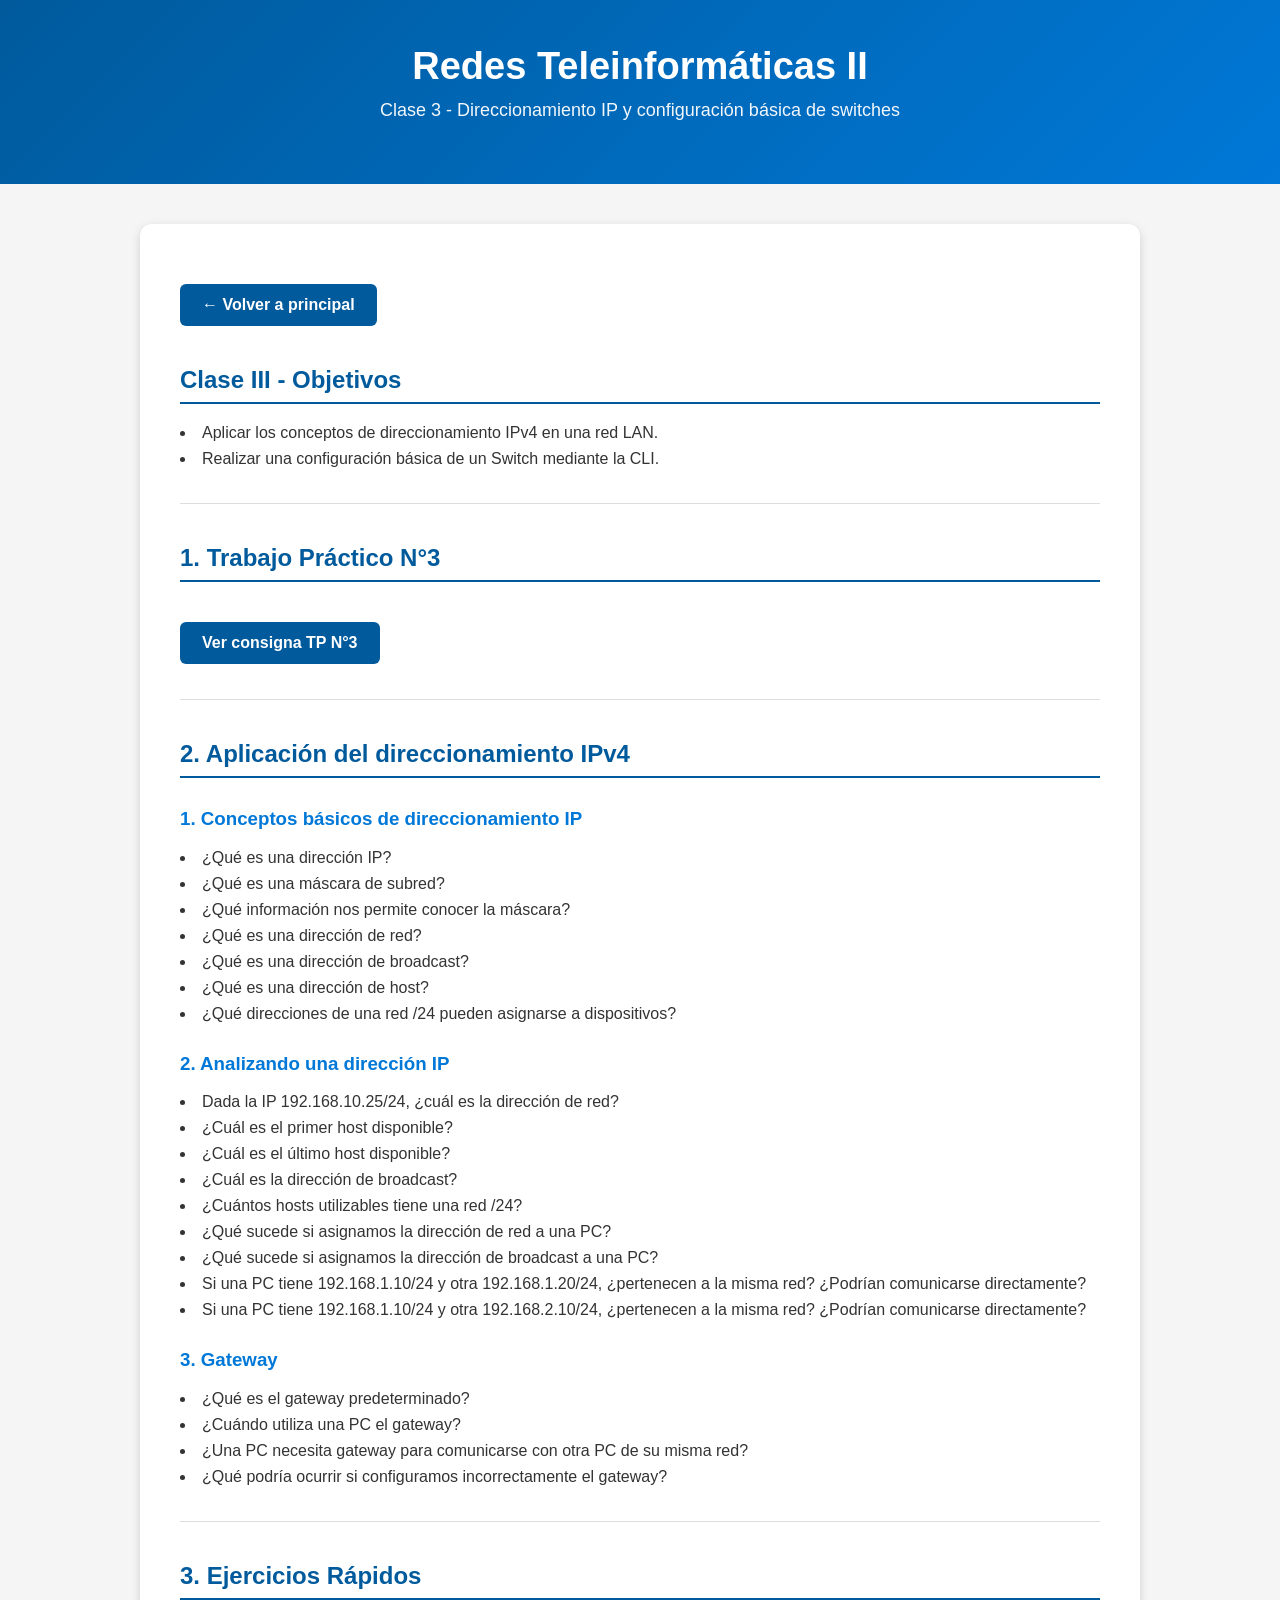
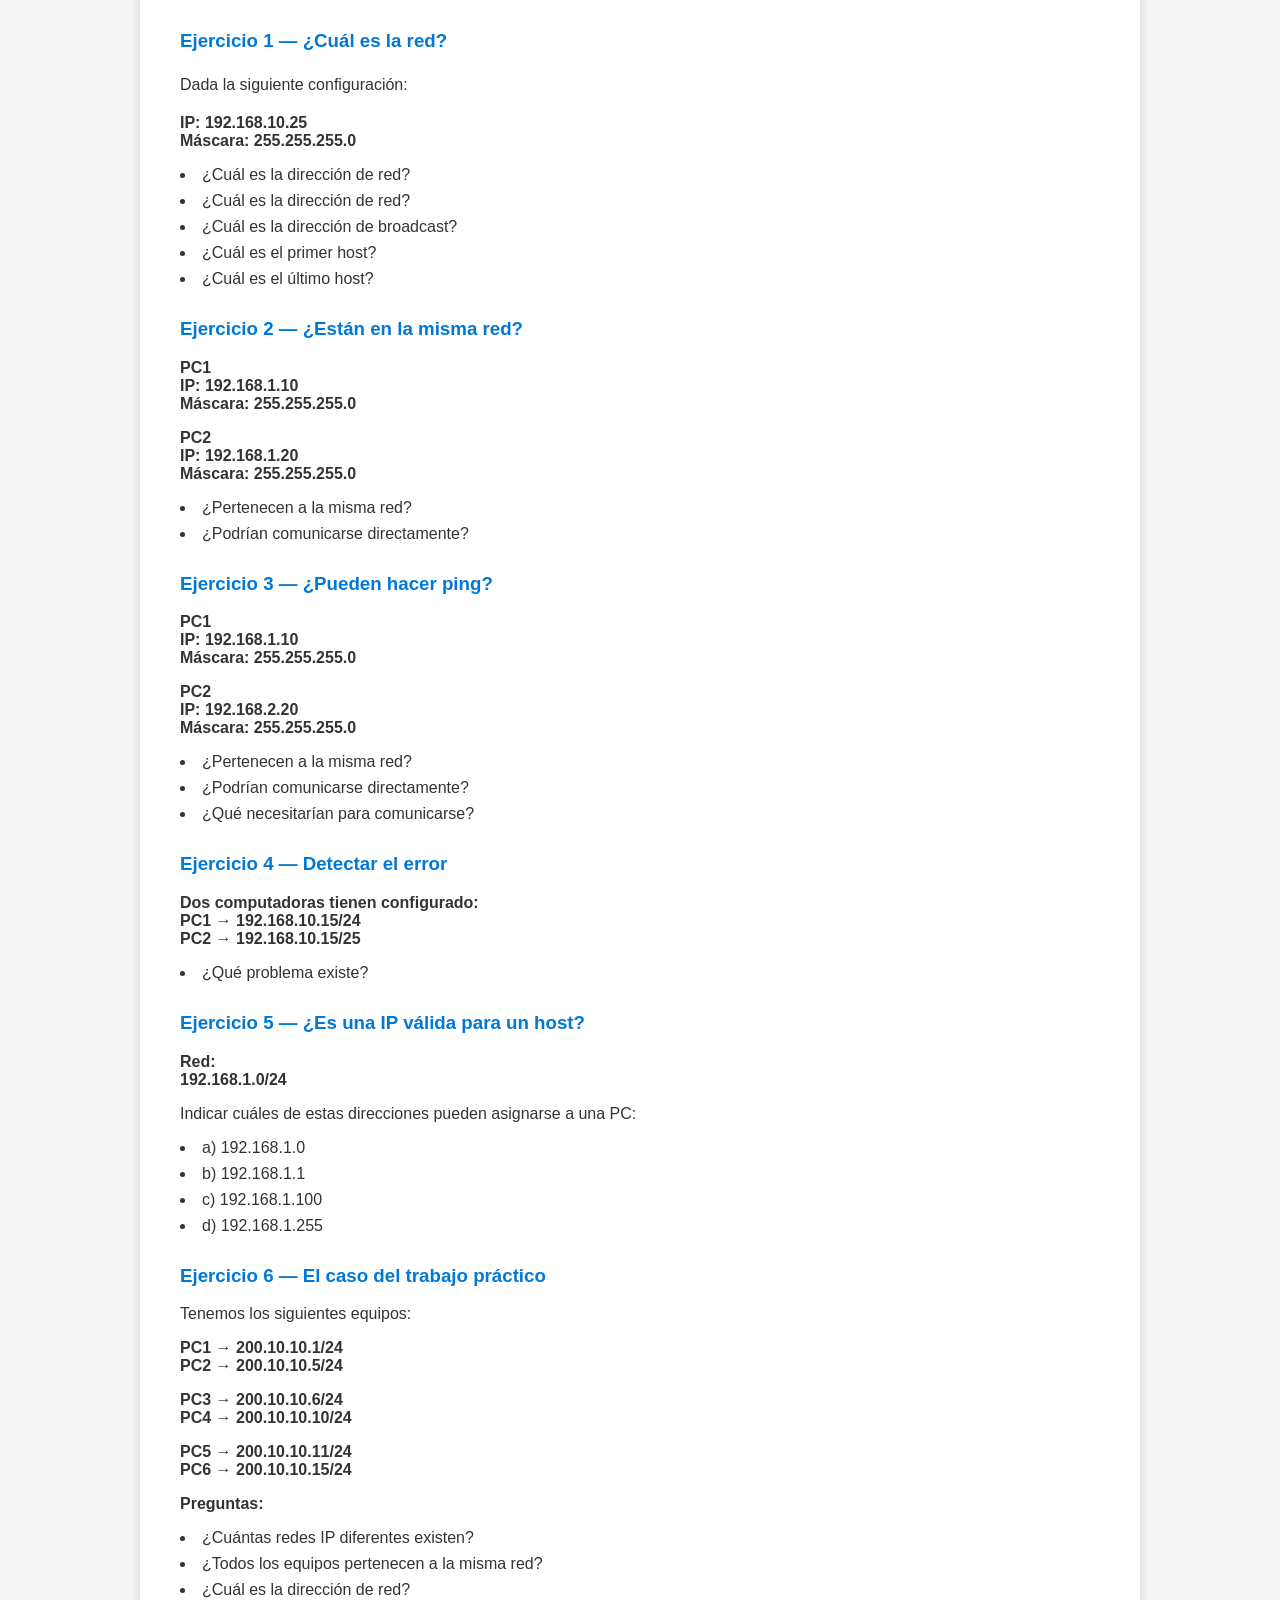
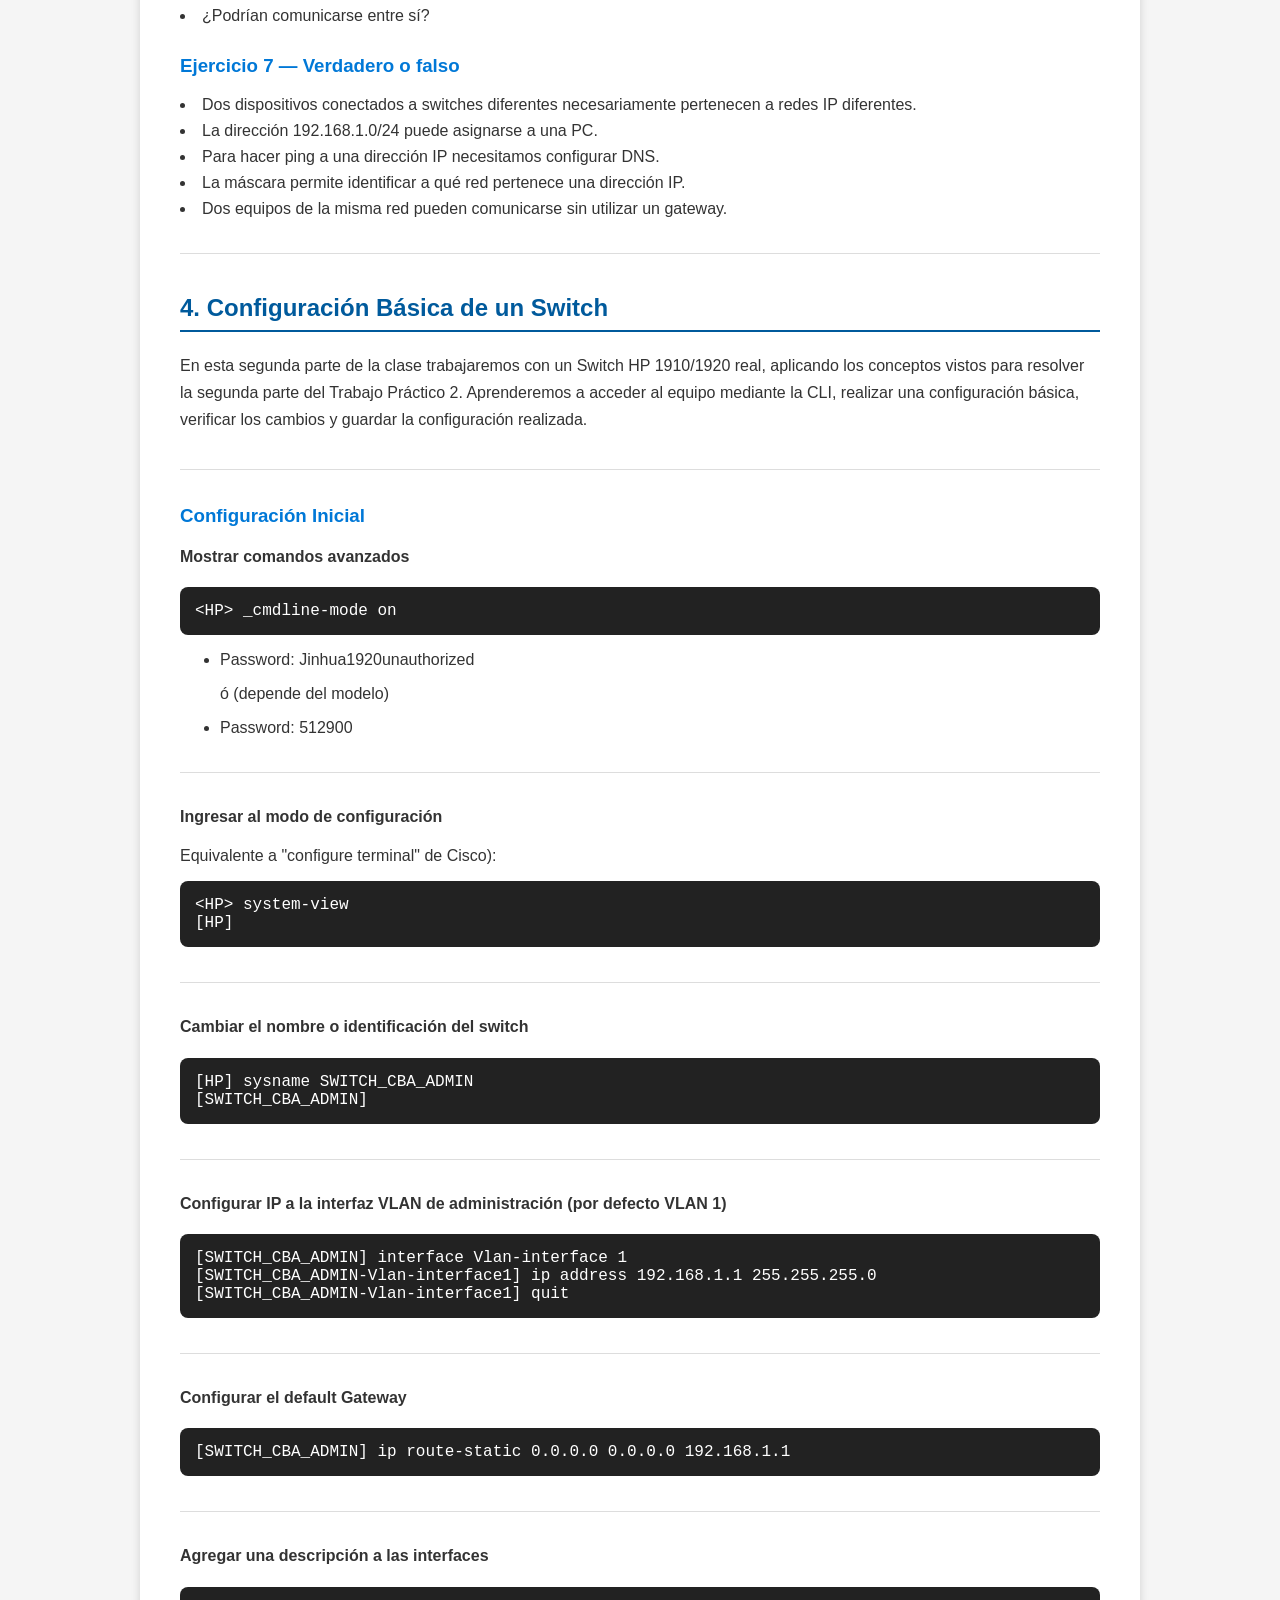
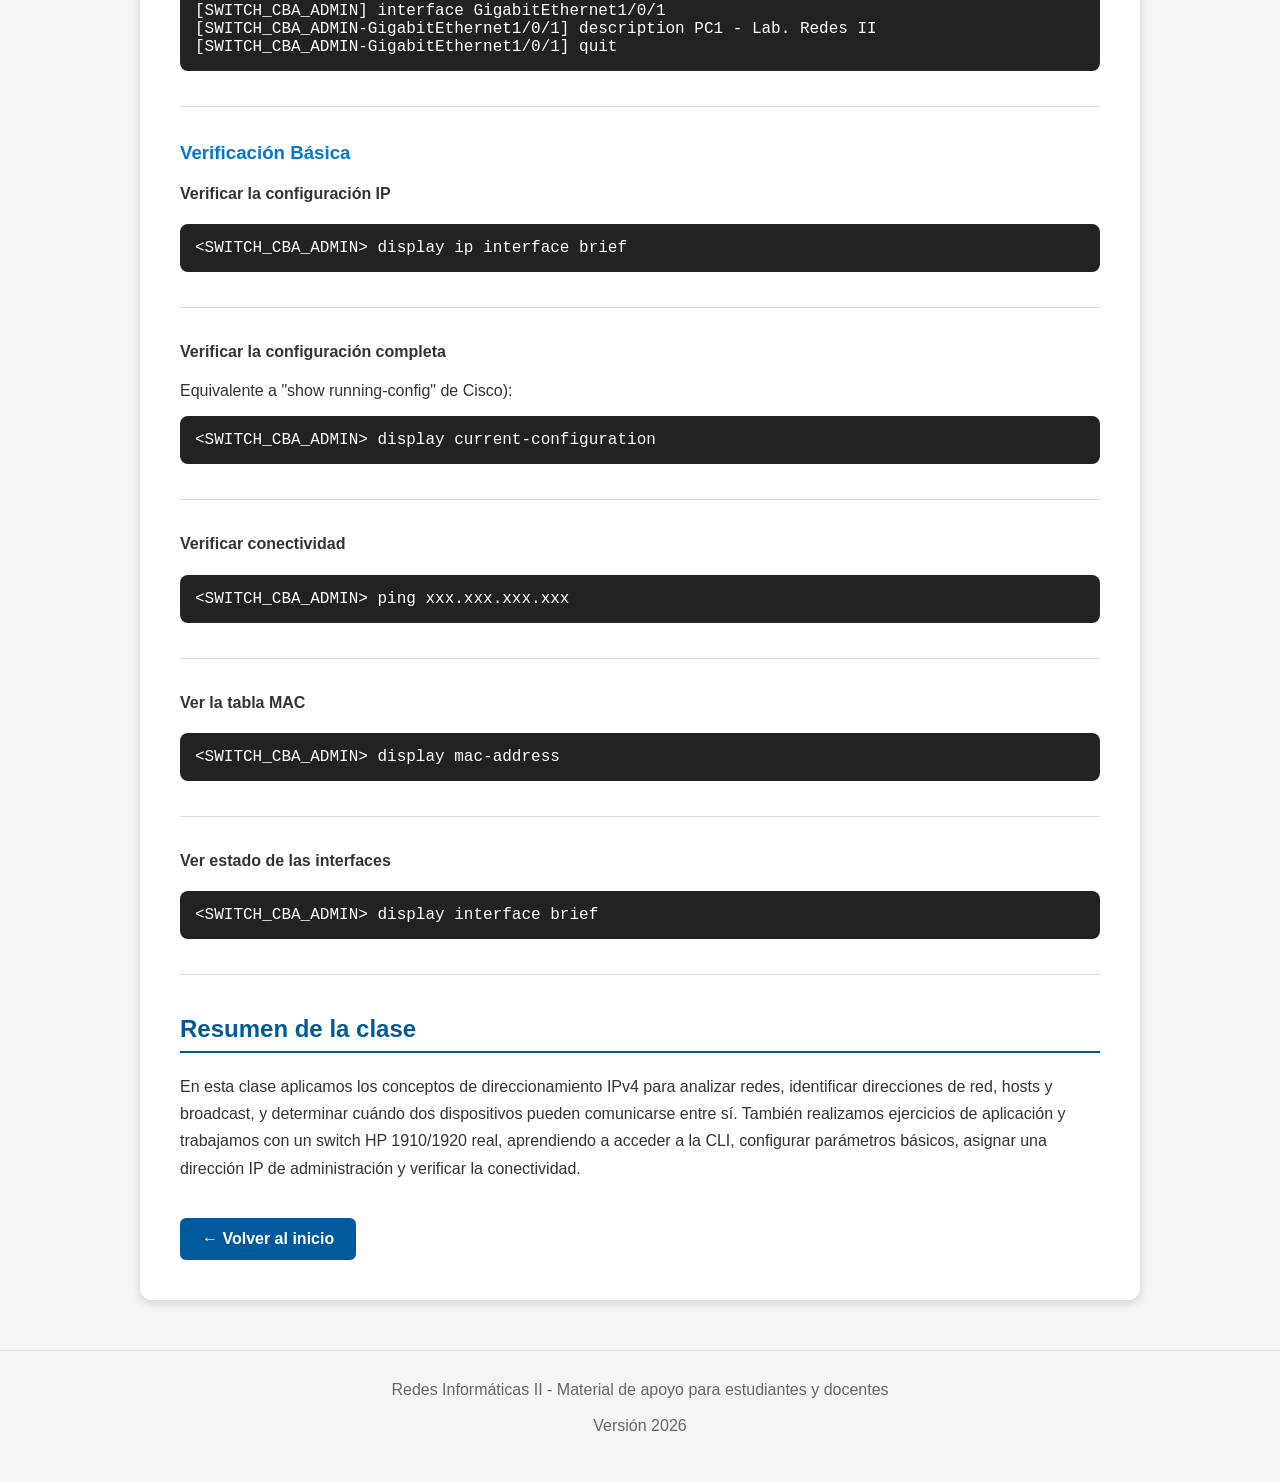
<file: clase3/index.html>
<!DOCTYPE html>
<html lang="es">

<head>

<meta charset="UTF-8">
<meta name="viewport" content="width=device-width, initial-scale=1.0">

<title>Redes Teleinformáticas II - Clase 3</title>

<link rel="stylesheet" href="../styles.css">

</head>


<body>


<header>

<h1>Redes Teleinformáticas II</h1>

<p>
Clase 3 - Direccionamiento IP y configuración básica de switches
</p>

</header>




<div class="lesson">


<a class="button" href="../index.html">
← Volver a principal
</a>




<h2>Clase III - Objetivos</h2>

<p>
<li>Aplicar los conceptos de direccionamiento IPv4 en una red LAN.</li> 
<li>Realizar una configuración básica de un Switch mediante la CLI.</li> 
</p>

<hr>

<h2>1. Trabajo Práctico N°3</h2>


<a class="button"
href="https://docs.google.com/document/d/17K-yeYK5V8T5dwQaEzhAJPc_05EXK4cw/edit"
target="_blank">

Ver consigna TP N°3
</a>

<hr>

<h2>2. Aplicación del direccionamiento IPv4</h2>

<h3>1. Conceptos básicos de direccionamiento IP</h3>

<li>¿Qué es una dirección IP?</li>
<li>¿Qué es una máscara de subred?</li>
<li>¿Qué información nos permite conocer la máscara?</li>
<li>¿Qué es una dirección de red?</li>
<li>¿Qué es una dirección de broadcast?</li>
<li>¿Qué es una dirección de host?</li>
<li>¿Qué direcciones de una red /24 pueden asignarse a dispositivos?</li>


<h3>2. Analizando una dirección IP</h3>

<li>Dada la IP 192.168.10.25/24, ¿cuál es la dirección de red?</li>
<li>¿Cuál es el primer host disponible?</li>
<li>¿Cuál es el último host disponible?</li>
<li>¿Cuál es la dirección de broadcast?</li>
<li>¿Cuántos hosts utilizables tiene una red /24?</li>
<li>¿Qué sucede si asignamos la dirección de red a una PC?</li>
<li>¿Qué sucede si asignamos la dirección de broadcast a una PC?</li>
<li>Si una PC tiene 192.168.1.10/24 y otra 192.168.1.20/24, ¿pertenecen a la misma red?
¿Podrían comunicarse directamente?</li>
<li>Si una PC tiene 192.168.1.10/24 y otra 192.168.2.10/24, ¿pertenecen a la misma red?
¿Podrían comunicarse directamente?</li>

<h3>3. Gateway</h3>

<li>¿Qué es el gateway predeterminado?</li>
<li>¿Cuándo utiliza una PC el gateway?</li>
<li>¿Una PC necesita gateway para comunicarse con otra PC de su misma red?</li>
<li>¿Qué podría ocurrir si configuramos incorrectamente el gateway?</li>


<hr>

<h2>3. Ejercicios Rápidos</h2>

<h3>Ejercicio 1 — ¿Cuál es la red?</h3>

<p>
Dada la siguiente configuración:
</p>

<div><strong>IP: 192.168.10.25</strong></div>
<div><strong>Máscara: 255.255.255.0</strong></div>

<p>
<li>¿Cuál es la dirección de red?</li>
<li>¿Cuál es la dirección de red?</li>
<li>¿Cuál es la dirección de broadcast?</li>
<li>¿Cuál es el primer host?</li>
<li>¿Cuál es el último host?</li>
</p>


<h3>Ejercicio 2 — ¿Están en la misma red?</h3>

<div><strong>PC1</strong></div>
<div><strong>IP: 192.168.1.10</strong></div>
<div><strong>Máscara: 255.255.255.0</strong></div>

<p>

<div><strong>PC2</strong></div>
<div><strong>IP: 192.168.1.20</strong></div>
<div><strong>Máscara: 255.255.255.0</strong></div>

<p>
<li>¿Pertenecen a la misma red?</li>
<li>¿Podrían comunicarse directamente?</li>
</p>


<h3>Ejercicio 3 — ¿Pueden hacer ping?</h3>

<div><strong>PC1</strong></div>
<div><strong>IP: 192.168.1.10</strong></div>
<div><strong>Máscara: 255.255.255.0</strong></div>

<p>

<div><strong>PC2</strong></div>
<div><strong>IP: 192.168.2.20</strong></div>
<div><strong>Máscara: 255.255.255.0</strong></div>

<p>
<li>¿Pertenecen a la misma red?</li>
<li>¿Podrían comunicarse directamente?</li>
<li>¿Qué necesitarían para comunicarse?</li>
</p>


<h3>Ejercicio 4 — Detectar el error</h3>

<div><strong>Dos computadoras tienen configurado:</strong></div>
<div><strong>PC1 → 192.168.10.15/24</strong></div>
<div><strong>PC2 → 192.168.10.15/25</strong></div>

<p>
<li>¿Qué problema existe?</li>
</p>


<h3>Ejercicio 5 — ¿Es una IP válida para un host?</h3>

<div><strong>Red:</strong></div>
<div><strong>192.168.1.0/24</strong></div>
<p>
<div>Indicar cuáles de estas direcciones pueden asignarse a una PC:</div>
</p>

<li>a) 192.168.1.0</li>
<li>b) 192.168.1.1</li>
<li>c) 192.168.1.100</li>
<li>d) 192.168.1.255</li>


<h3>Ejercicio 6 — El caso del trabajo práctico</h3>

<div>Tenemos los siguientes equipos:</div>
<p>
<div><strong>PC1 → 200.10.10.1/24</strong></div>
<div><strong>PC2 → 200.10.10.5/24</strong></div>
<p>
<div><strong>PC3 → 200.10.10.6/24</strong></div>
<div><strong>PC4 → 200.10.10.10/24</strong></div>
<p>
<div><strong>PC5 → 200.10.10.11/24</strong></div>
<div><strong>PC6 → 200.10.10.15/24</strong></div>
<p>


<div><strong>Preguntas:</strong></div>
<p>
<li>¿Cuántas redes IP diferentes existen?</li>
<li>¿Todos los equipos pertenecen a la misma red?</li>
<li>¿Cuál es la dirección de red?</li>
<li>¿Podrían comunicarse entre sí?</li>


<h3>Ejercicio 7 — Verdadero o falso</h3>

<li>Dos dispositivos conectados a switches diferentes necesariamente pertenecen a redes IP diferentes.</li>
<li>La dirección 192.168.1.0/24 puede asignarse a una PC.</li>
<li>Para hacer ping a una dirección IP necesitamos configurar DNS.
<li>La máscara permite identificar a qué red pertenece una dirección IP.</li>
<li>Dos equipos de la misma red pueden comunicarse sin utilizar un gateway.</li>



<hr>

<h2>4. Configuración Básica de un Switch</h2>


<p>
En esta segunda parte de la clase trabajaremos con un Switch HP 1910/1920 real, aplicando los conceptos vistos para resolver la segunda parte del Trabajo Práctico 2. Aprenderemos a acceder al equipo mediante la CLI, realizar una configuración básica, verificar los cambios y guardar la configuración realizada.
</p>

<hr>

<h3>Configuración Inicial</h3>


<h4>Mostrar comandos avanzados</h4>

<pre>
&lt;HP&gt; _cmdline-mode on
</pre>

<ul>
<li>Password: Jinhua1920unauthorized</li>
<p>
<div>ó (depende del modelo)</div>
</p>
<li>Password: 512900</li>
</ul>


<hr>
<h4>Ingresar al modo de configuración</h4>
Equivalente a "configure terminal" de Cisco):
<pre>
&lt;HP&gt; system-view
[HP]
</pre>


<hr>
<h4>Cambiar el nombre o identificación del switch</h4>
<pre>
[HP] sysname SWITCH_CBA_ADMIN
[SWITCH_CBA_ADMIN]
</pre>


<hr>
<h4>Configurar IP a la interfaz VLAN de administración (por defecto VLAN 1)</h4>
<pre>
[SWITCH_CBA_ADMIN] interface Vlan-interface 1
[SWITCH_CBA_ADMIN-Vlan-interface1] ip address 192.168.1.1 255.255.255.0
[SWITCH_CBA_ADMIN-Vlan-interface1] quit
</pre>

<hr>
<h4>Configurar el default Gateway</h4>
<pre>
[SWITCH_CBA_ADMIN] ip route-static 0.0.0.0 0.0.0.0 192.168.1.1
</pre>

<hr>
<h4>Agregar una descripción a las interfaces</h4>
<pre>
[SWITCH_CBA_ADMIN] interface GigabitEthernet1/0/1
[SWITCH_CBA_ADMIN-GigabitEthernet1/0/1] description PC1 - Lab. Redes II
[SWITCH_CBA_ADMIN-GigabitEthernet1/0/1] quit
</pre>

<hr>

<h3>Verificación Básica</h3>

<h4>Verificar la configuración IP</h4>
<pre>
&lt;SWITCH_CBA_ADMIN&gt; display ip interface brief
</pre>
<hr>

<h4>Verificar la configuración completa</h4>
Equivalente a "show running-config" de Cisco):
<pre>
&lt;SWITCH_CBA_ADMIN&gt; display current-configuration
</pre>
<hr>

<h4>Verificar conectividad</h4>
<pre>
&lt;SWITCH_CBA_ADMIN&gt; ping xxx.xxx.xxx.xxx
</pre>
<hr>

<h4>Ver la tabla MAC</h4>
<pre>
&lt;SWITCH_CBA_ADMIN&gt; display mac-address
</pre>
<hr>

<h4>Ver estado de las interfaces</h4>
<pre>
&lt;SWITCH_CBA_ADMIN&gt; display interface brief
</pre>
<hr>


<h2>Resumen de la clase</h2>

<p>
En esta clase aplicamos los conceptos de direccionamiento IPv4 para analizar redes, identificar direcciones de red, hosts y broadcast, y determinar cuándo dos dispositivos pueden comunicarse entre sí. También realizamos ejercicios de aplicación y trabajamos con un switch HP 1910/1920 real, aprendiendo a acceder a la CLI, configurar parámetros básicos, asignar una dirección IP de administración y verificar la conectividad.
</p>

<a class="button" href="./index.html">
← Volver al inicio
</a>

</div>

<footer>

Redes Informáticas II - Material de apoyo para estudiantes y docentes

<br><br>

Versión 2026

</footer>

</body>

</html>
</file>
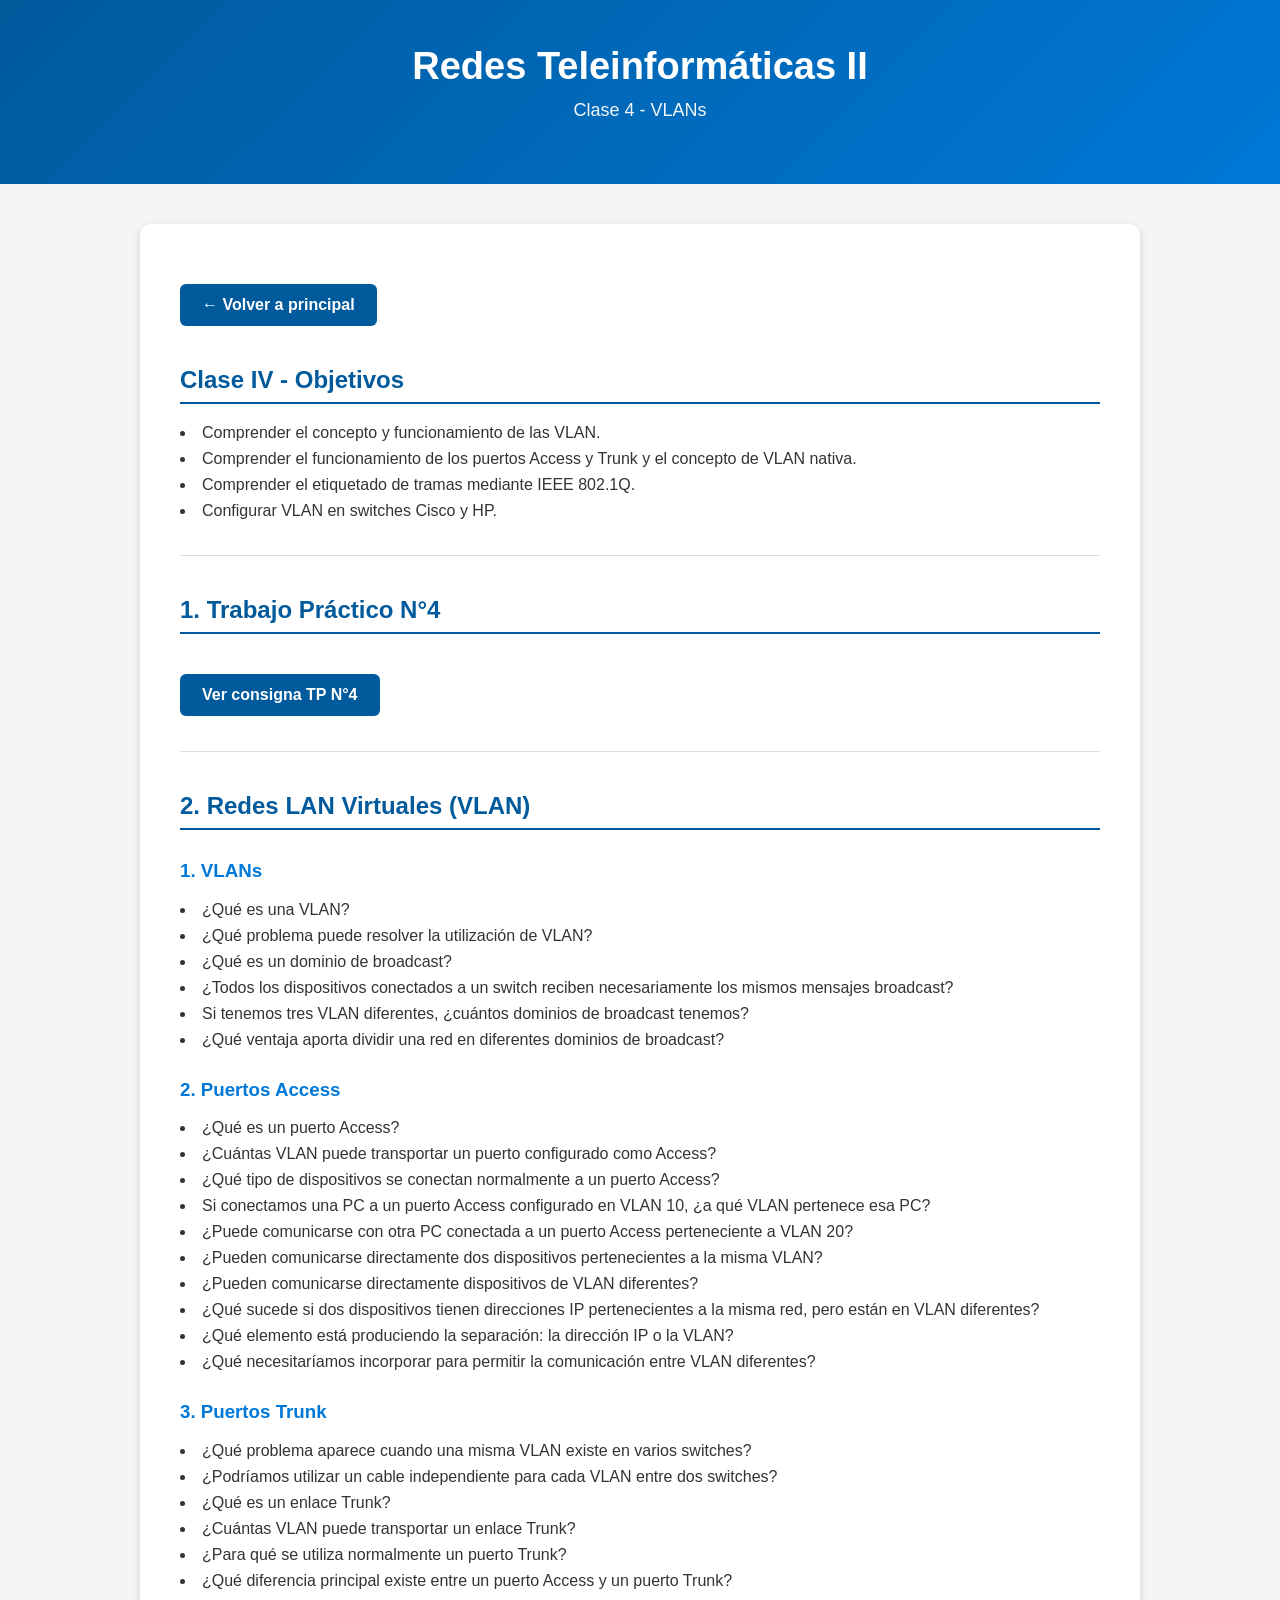
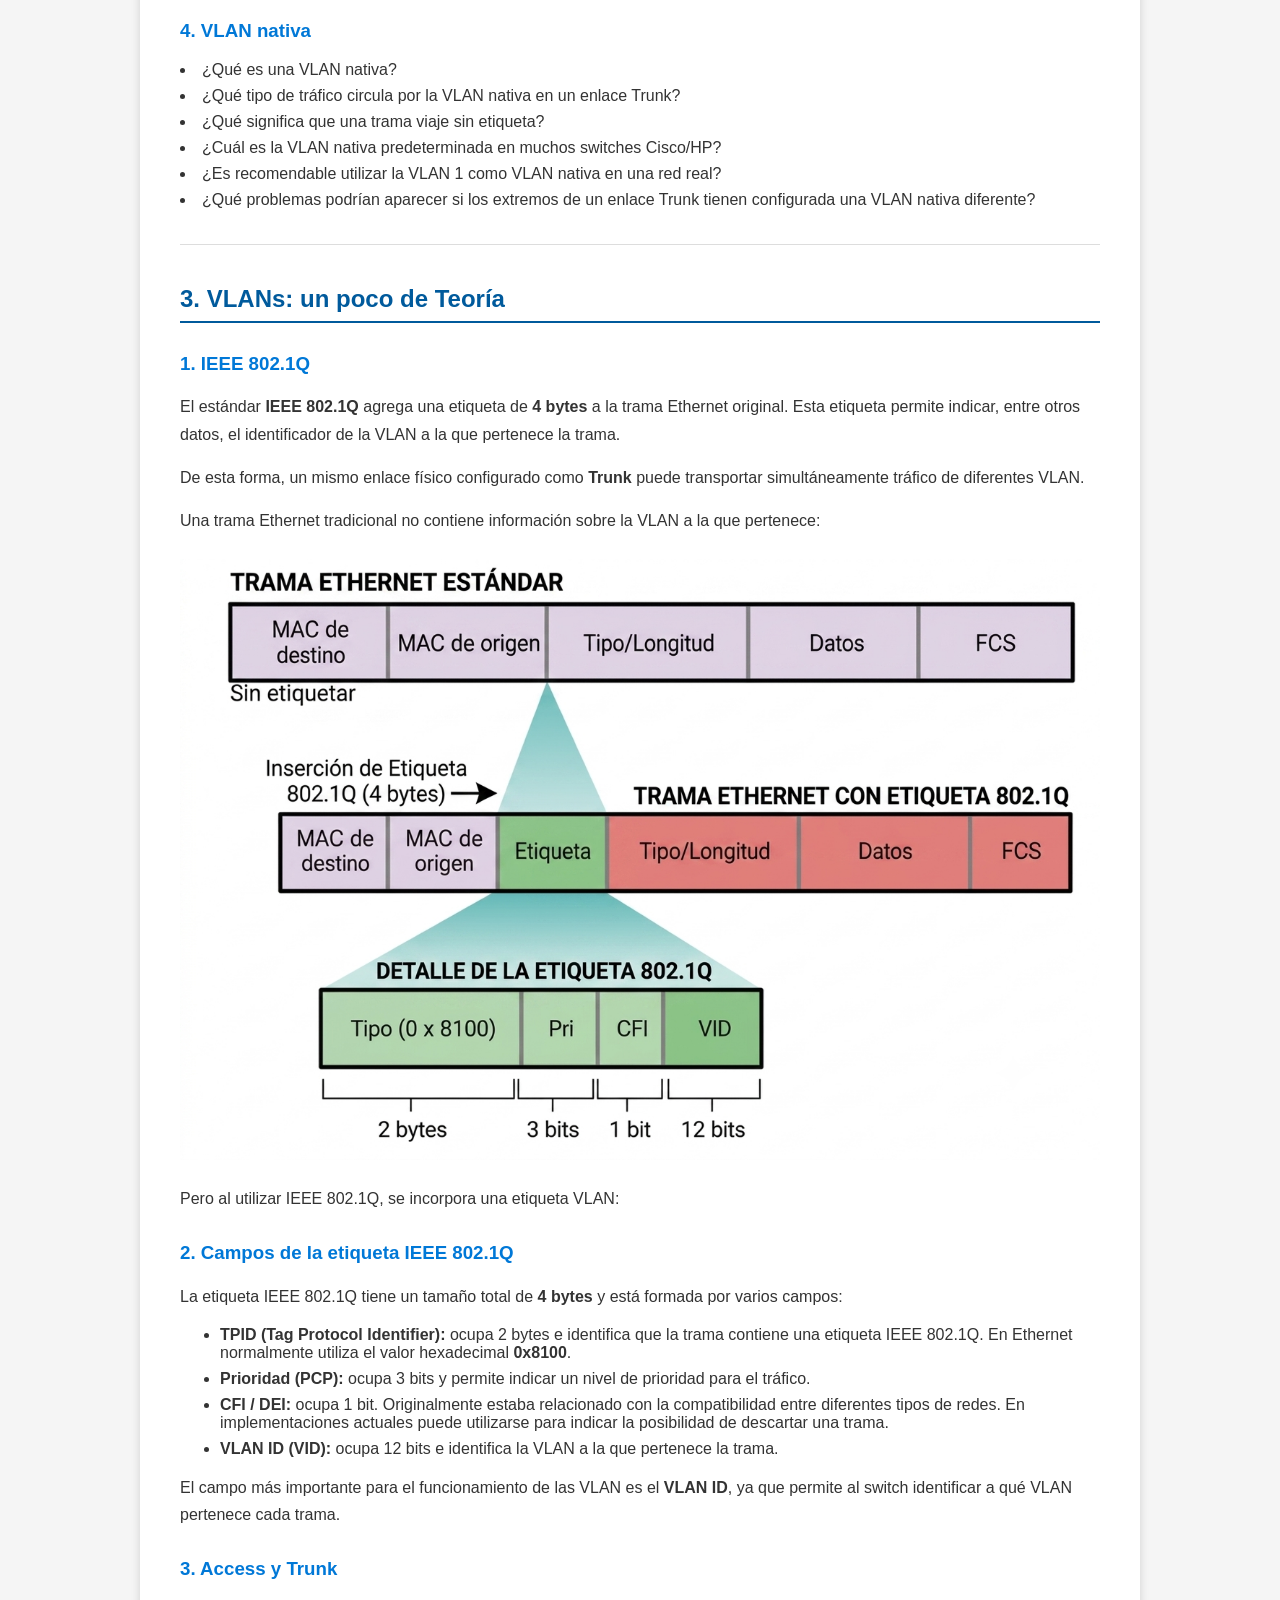
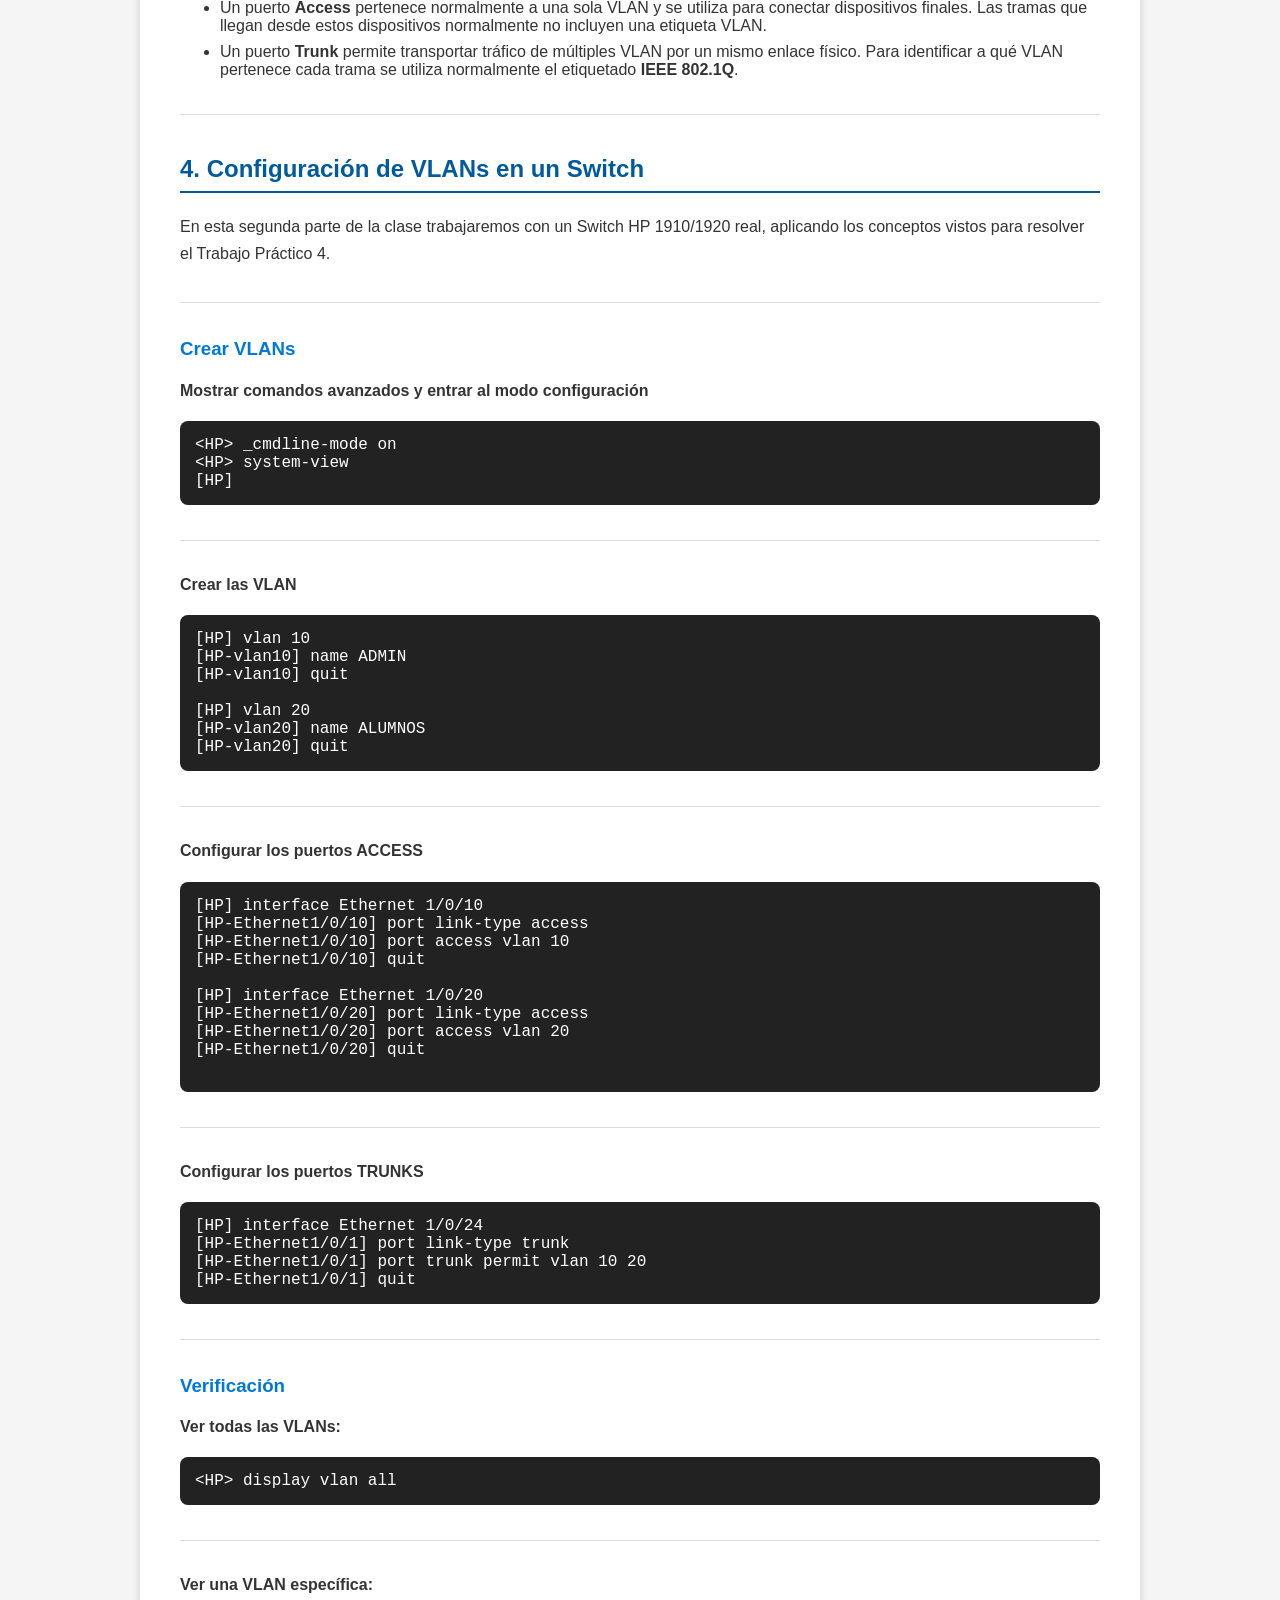
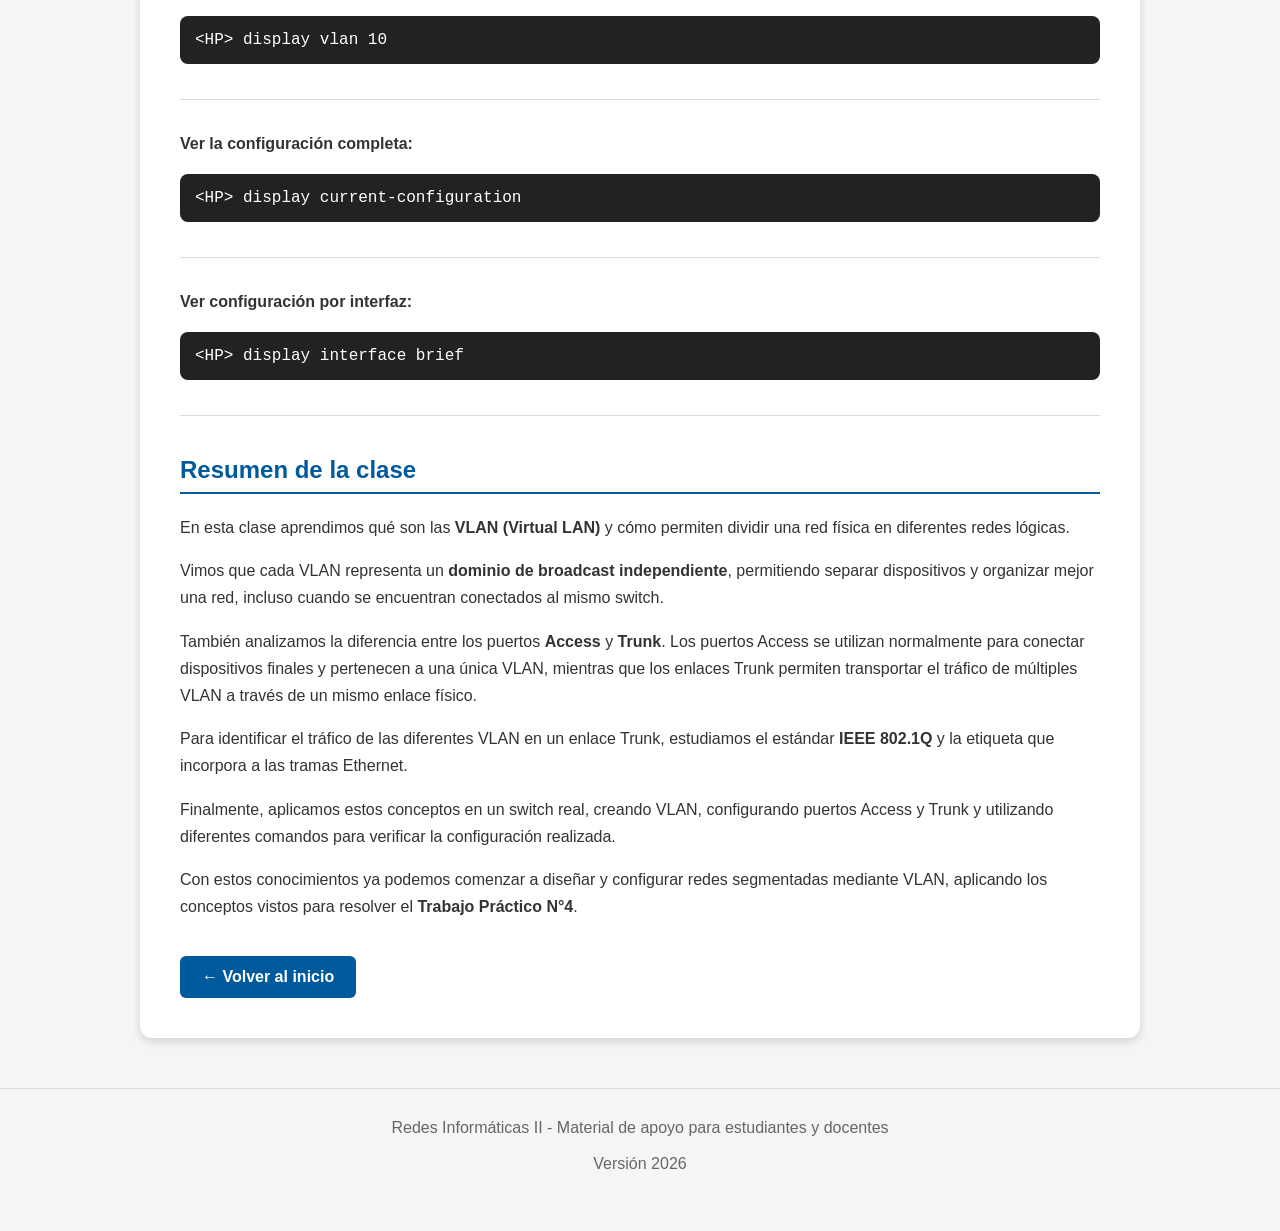
<file: clase4/index.html>
<!DOCTYPE html>
<html lang="es">

<head>

<meta charset="UTF-8">
<meta name="viewport" content="width=device-width, initial-scale=1.0">

<title>Redes Teleinformáticas II - Clase 4</title>

<link rel="stylesheet" href="../styles.css">

</head>


<body>


<header>

<h1>Redes Teleinformáticas II</h1>

<p>
Clase 4 - VLANs
</p>

</header>




<div class="lesson">


<a class="button" href="../index.html">
← Volver a principal
</a>




<h2>Clase IV - Objetivos</h2>

<p>
<li>Comprender el concepto y funcionamiento de las VLAN.</li>
<li>Comprender el funcionamiento de los puertos Access y Trunk y el concepto de VLAN nativa.</li>
<li>Comprender el etiquetado de tramas mediante IEEE 802.1Q.</li>
<li>Configurar VLAN en switches Cisco y HP.</li>
</p>

<hr>

<h2>1. Trabajo Práctico N°4</h2>


<a class="button"
href="https://docs.google.com/document/d/1VbI7YjfixoINYY_PImUo6vcsLyK6Wu_z/edit"
target="_blank">

Ver consigna TP N°4
</a>

<hr>

<h2>2. Redes LAN Virtuales (VLAN)</h2>

<h3>1. VLANs</h3>

<li>¿Qué es una VLAN?</li>
<li>¿Qué problema puede resolver la utilización de VLAN?</li>
<li>¿Qué es un dominio de broadcast?</li>
<li>¿Todos los dispositivos conectados a un switch reciben necesariamente los mismos mensajes broadcast?</li>
<li>Si tenemos tres VLAN diferentes, ¿cuántos dominios de broadcast tenemos?</li>
<li>¿Qué ventaja aporta dividir una red en diferentes dominios de broadcast?</li>


<h3>2. Puertos Access</h3>

<li>¿Qué es un puerto Access?</li>
<li>¿Cuántas VLAN puede transportar un puerto configurado como Access?</li>
<li>¿Qué tipo de dispositivos se conectan normalmente a un puerto Access?</li>
<li>Si conectamos una PC a un puerto Access configurado en VLAN 10, ¿a qué VLAN pertenece esa PC?</li>
<li>¿Puede comunicarse con otra PC conectada a un puerto Access perteneciente a VLAN 20?</li>
<li>¿Pueden comunicarse directamente dos dispositivos pertenecientes a la misma VLAN?</li>
<li>¿Pueden comunicarse directamente dispositivos de VLAN diferentes?</li>
<li>¿Qué sucede si dos dispositivos tienen direcciones IP pertenecientes a la misma red, pero están en VLAN diferentes?</li>
<li>¿Qué elemento está produciendo la separación: la dirección IP o la VLAN?</li>
<li>¿Qué necesitaríamos incorporar para permitir la comunicación entre VLAN diferentes?</li>


<h3>3. Puertos Trunk</h3>

<li>¿Qué problema aparece cuando una misma VLAN existe en varios switches?</li>
<li>¿Podríamos utilizar un cable independiente para cada VLAN entre dos switches?</li>
<li>¿Qué es un enlace Trunk?</li>
<li>¿Cuántas VLAN puede transportar un enlace Trunk?</li>
<li>¿Para qué se utiliza normalmente un puerto Trunk?</li>
<li>¿Qué diferencia principal existe entre un puerto Access y un puerto Trunk?</li>


<h3>4. VLAN nativa</h3>

<li>¿Qué es una VLAN nativa?</li>
<li>¿Qué tipo de tráfico circula por la VLAN nativa en un enlace Trunk?</li>
<li>¿Qué significa que una trama viaje sin etiqueta?</li>
<li>¿Cuál es la VLAN nativa predeterminada en muchos switches Cisco/HP?</li>
<li>¿Es recomendable utilizar la VLAN 1 como VLAN nativa en una red real?</li>
<li>¿Qué problemas podrían aparecer si los extremos de un enlace Trunk tienen configurada una VLAN nativa diferente?</li>


<hr>

<h2>3. VLANs: un poco de Teoría</h2>

<h3>1. IEEE 802.1Q</h3>

<p>
El estándar <strong>IEEE 802.1Q</strong> agrega una etiqueta de
<strong>4 bytes</strong> a la trama Ethernet original. Esta etiqueta permite indicar,
entre otros datos, el identificador de la VLAN a la que pertenece la trama.
</p>

<p>
De esta forma, un mismo enlace físico configurado como
<strong>Trunk</strong> puede transportar simultáneamente tráfico de diferentes
VLAN.
</p>

<p>
Una trama Ethernet tradicional no contiene información sobre la VLAN a la que
pertenece:
</p>

</p>
<p>
<img src="img/tramas-ethernet.jpg"
class="imagen"
alt="Tramas Ethernet">
</p>
<p>

<p>
Pero al utilizar IEEE 802.1Q, se incorpora una etiqueta VLAN:
</p>




<h3>2. Campos de la etiqueta IEEE 802.1Q</h3>

<p>
La etiqueta IEEE 802.1Q tiene un tamaño total de <strong>4 bytes</strong> y
está formada por varios campos:
</p>

<ul>

<li>
<strong>TPID (Tag Protocol Identifier):</strong>
ocupa 2 bytes e identifica que la trama contiene una etiqueta IEEE 802.1Q.
En Ethernet normalmente utiliza el valor hexadecimal
<strong>0x8100</strong>.
</li>

<li>
<strong>Prioridad (PCP):</strong>
ocupa 3 bits y permite indicar un nivel de prioridad para el tráfico.
</li>

<li>
<strong>CFI / DEI:</strong>
ocupa 1 bit. Originalmente estaba relacionado con la compatibilidad entre
diferentes tipos de redes. En implementaciones actuales puede utilizarse para
indicar la posibilidad de descartar una trama.
</li>

<li>
<strong>VLAN ID (VID):</strong>
ocupa 12 bits e identifica la VLAN a la que pertenece la trama.
</li>

</ul>


<p>
El campo más importante para el funcionamiento de las VLAN es el
<strong>VLAN ID</strong>, ya que permite al switch identificar a qué VLAN
pertenece cada trama.
</p>


<h3>3. Access y Trunk</h3>


<ul>

<li>
Un puerto <strong>Access</strong> pertenece normalmente a una sola VLAN y se
utiliza para conectar dispositivos finales. Las tramas que llegan desde estos
dispositivos normalmente no incluyen una etiqueta VLAN.
</li>

<li>
Un puerto <strong>Trunk</strong> permite transportar tráfico de múltiples VLAN
por un mismo enlace físico. Para identificar a qué VLAN pertenece cada trama
se utiliza normalmente el etiquetado <strong>IEEE 802.1Q</strong>.
</li>

</ul>

</p>



<hr>




<h2>4. Configuración de VLANs en un Switch</h2>

<p>
En esta segunda parte de la clase trabajaremos con un Switch HP 1910/1920 real, aplicando los conceptos vistos para resolver el Trabajo Práctico 4.
</p>

<hr>

<h3>Crear VLANs</h3>


<h4>Mostrar comandos avanzados y entrar al modo configuración</h4>

<pre>
&lt;HP&gt; _cmdline-mode on
&lt;HP&gt; system-view
[HP]
</pre>
<hr>


<h4>Crear las VLAN</h4>
<pre>
[HP] vlan 10
[HP-vlan10] name ADMIN
[HP-vlan10] quit

[HP] vlan 20
[HP-vlan20] name ALUMNOS
[HP-vlan20] quit
</pre>
<hr>


<h4>Configurar los puertos ACCESS</h4>
<pre>
[HP] interface Ethernet 1/0/10
[HP-Ethernet1/0/10] port link-type access
[HP-Ethernet1/0/10] port access vlan 10
[HP-Ethernet1/0/10] quit

[HP] interface Ethernet 1/0/20
[HP-Ethernet1/0/20] port link-type access
[HP-Ethernet1/0/20] port access vlan 20
[HP-Ethernet1/0/20] quit

</pre>
<hr>


<h4>Configurar los puertos TRUNKS</h4>
<pre>
[HP] interface Ethernet 1/0/24
[HP-Ethernet1/0/1] port link-type trunk
[HP-Ethernet1/0/1] port trunk permit vlan 10 20
[HP-Ethernet1/0/1] quit
</pre>
<hr>




<h3>Verificación</h3>

<h4>Ver todas las VLANs:</h4>
<pre>
&lt;HP&gt; display vlan all
</pre>
<hr>

<h4>Ver una VLAN específica:</h4>
<pre>
&lt;HP&gt; display vlan 10
</pre>
<hr>

<h4>Ver la configuración completa:</h4>
<pre>
&lt;HP&gt; display current-configuration 
</pre>
<hr>

<h4>Ver configuración por interfaz:</h4>
<pre>
&lt;HP&gt; display interface brief
</pre>
<hr>




<h2>Resumen de la clase</h2>


<p>
En esta clase aprendimos qué son las <strong>VLAN (Virtual LAN)</strong> y cómo permiten dividir una red física en diferentes redes lógicas.
</p>

<p>
Vimos que cada VLAN representa un <strong>dominio de broadcast independiente</strong>, permitiendo separar dispositivos y organizar mejor una red, incluso cuando se encuentran conectados al mismo switch.
</p>

<p>
También analizamos la diferencia entre los puertos <strong>Access</strong> y <strong>Trunk</strong>. Los puertos Access se utilizan normalmente para conectar dispositivos finales y pertenecen a una única VLAN, mientras que los enlaces Trunk permiten transportar el tráfico de múltiples VLAN a través de un mismo enlace físico.
</p>

<p>
Para identificar el tráfico de las diferentes VLAN en un enlace Trunk, estudiamos el estándar <strong>IEEE 802.1Q</strong> y la etiqueta que incorpora a las tramas Ethernet.
</p>

<p>
Finalmente, aplicamos estos conceptos en un switch real, creando VLAN, configurando puertos Access y Trunk y utilizando diferentes comandos para verificar la configuración realizada.
</p>

<p>
Con estos conocimientos ya podemos comenzar a diseñar y configurar redes segmentadas mediante VLAN, aplicando los conceptos vistos para resolver el <strong>Trabajo Práctico N°4</strong>.
</p>
</p>

<a class="button" href="./index.html">
← Volver al inicio
</a>

</div>

<footer>

Redes Informáticas II - Material de apoyo para estudiantes y docentes

<br><br>

Versión 2026

</footer>

</body>

</html>
</file>
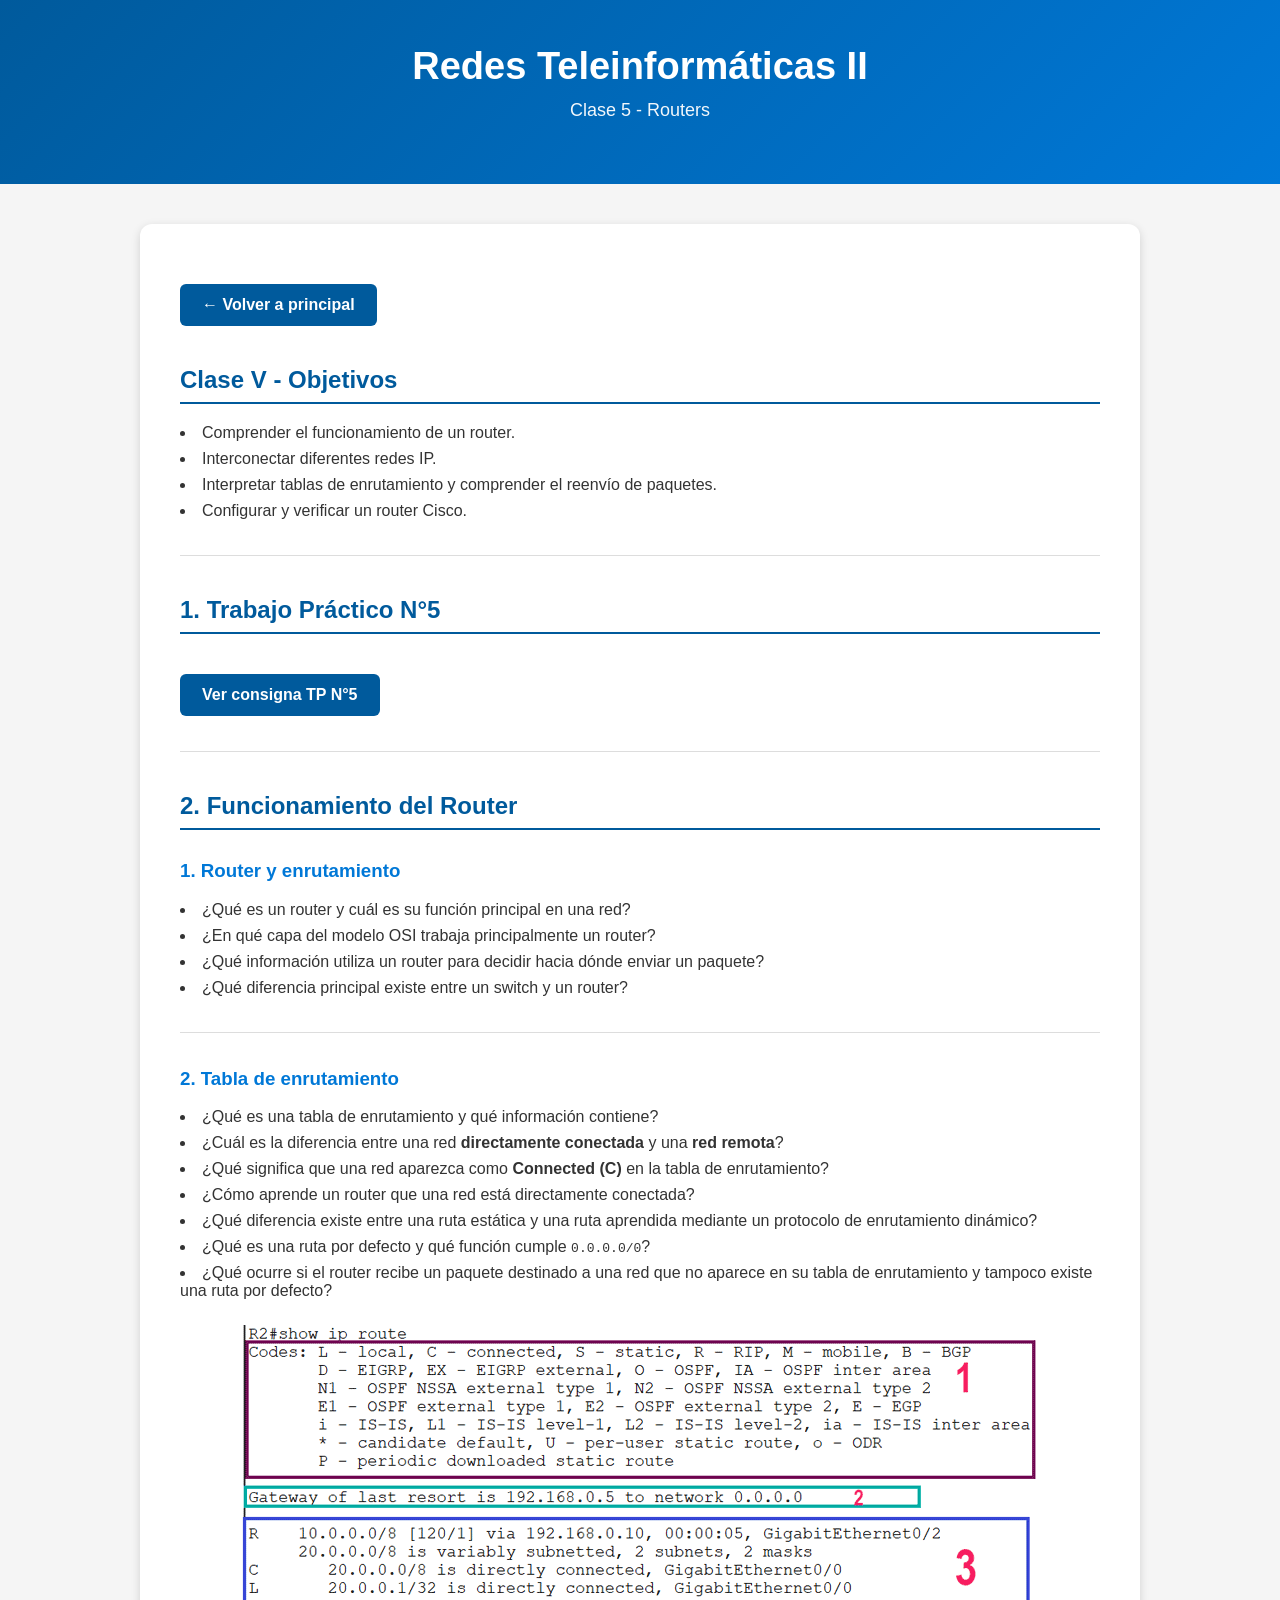
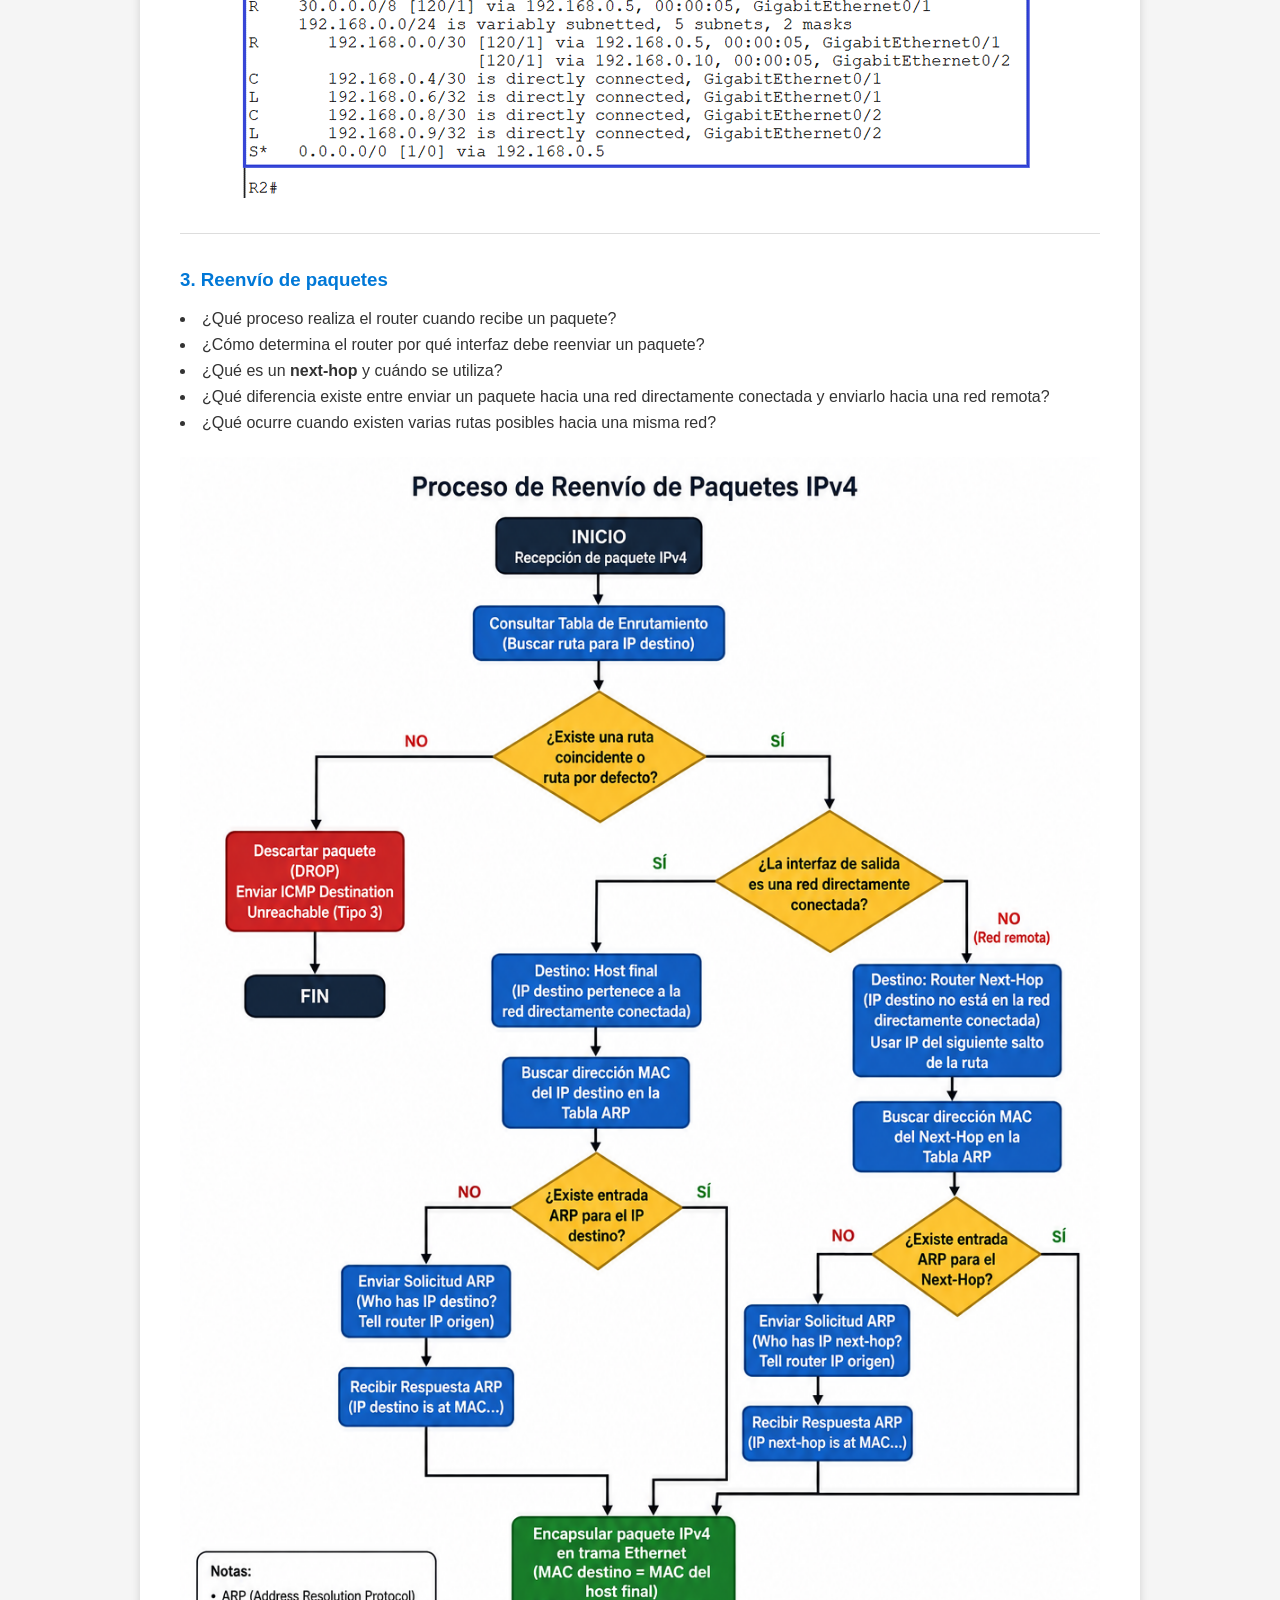
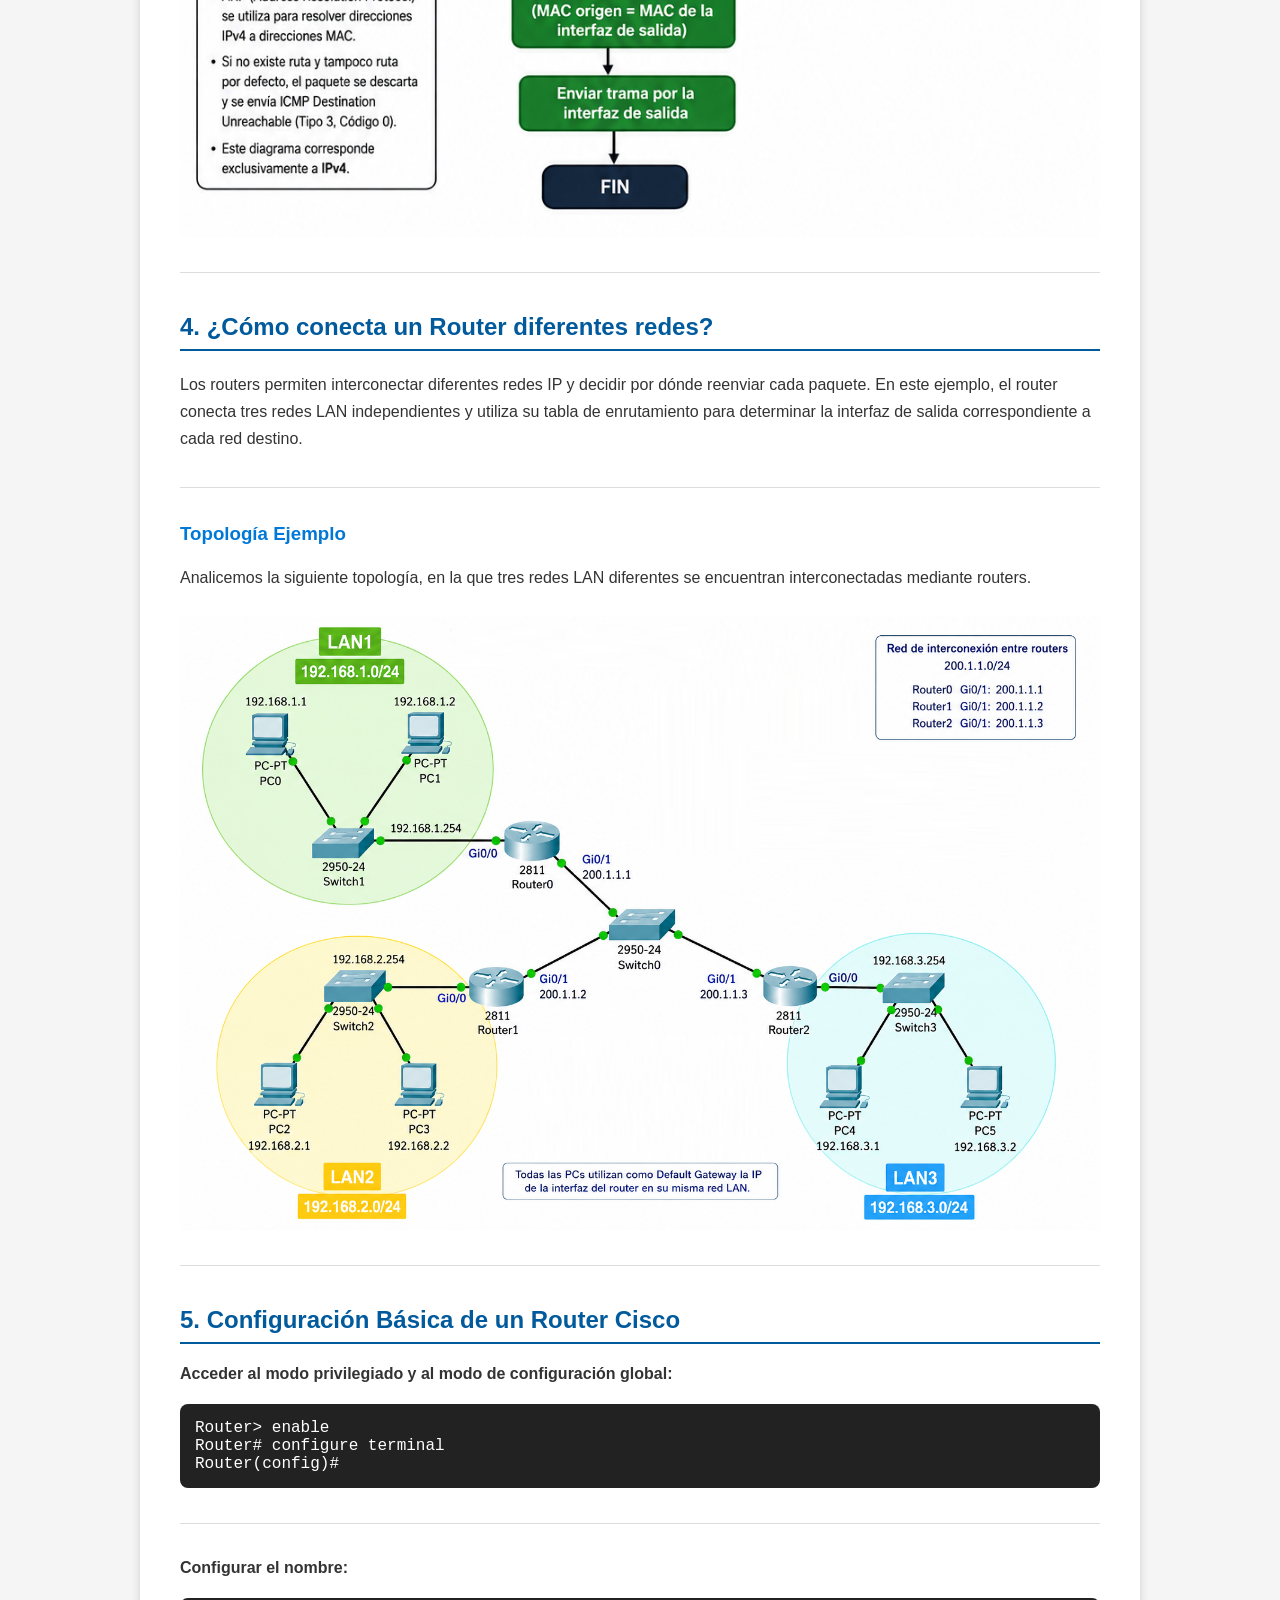
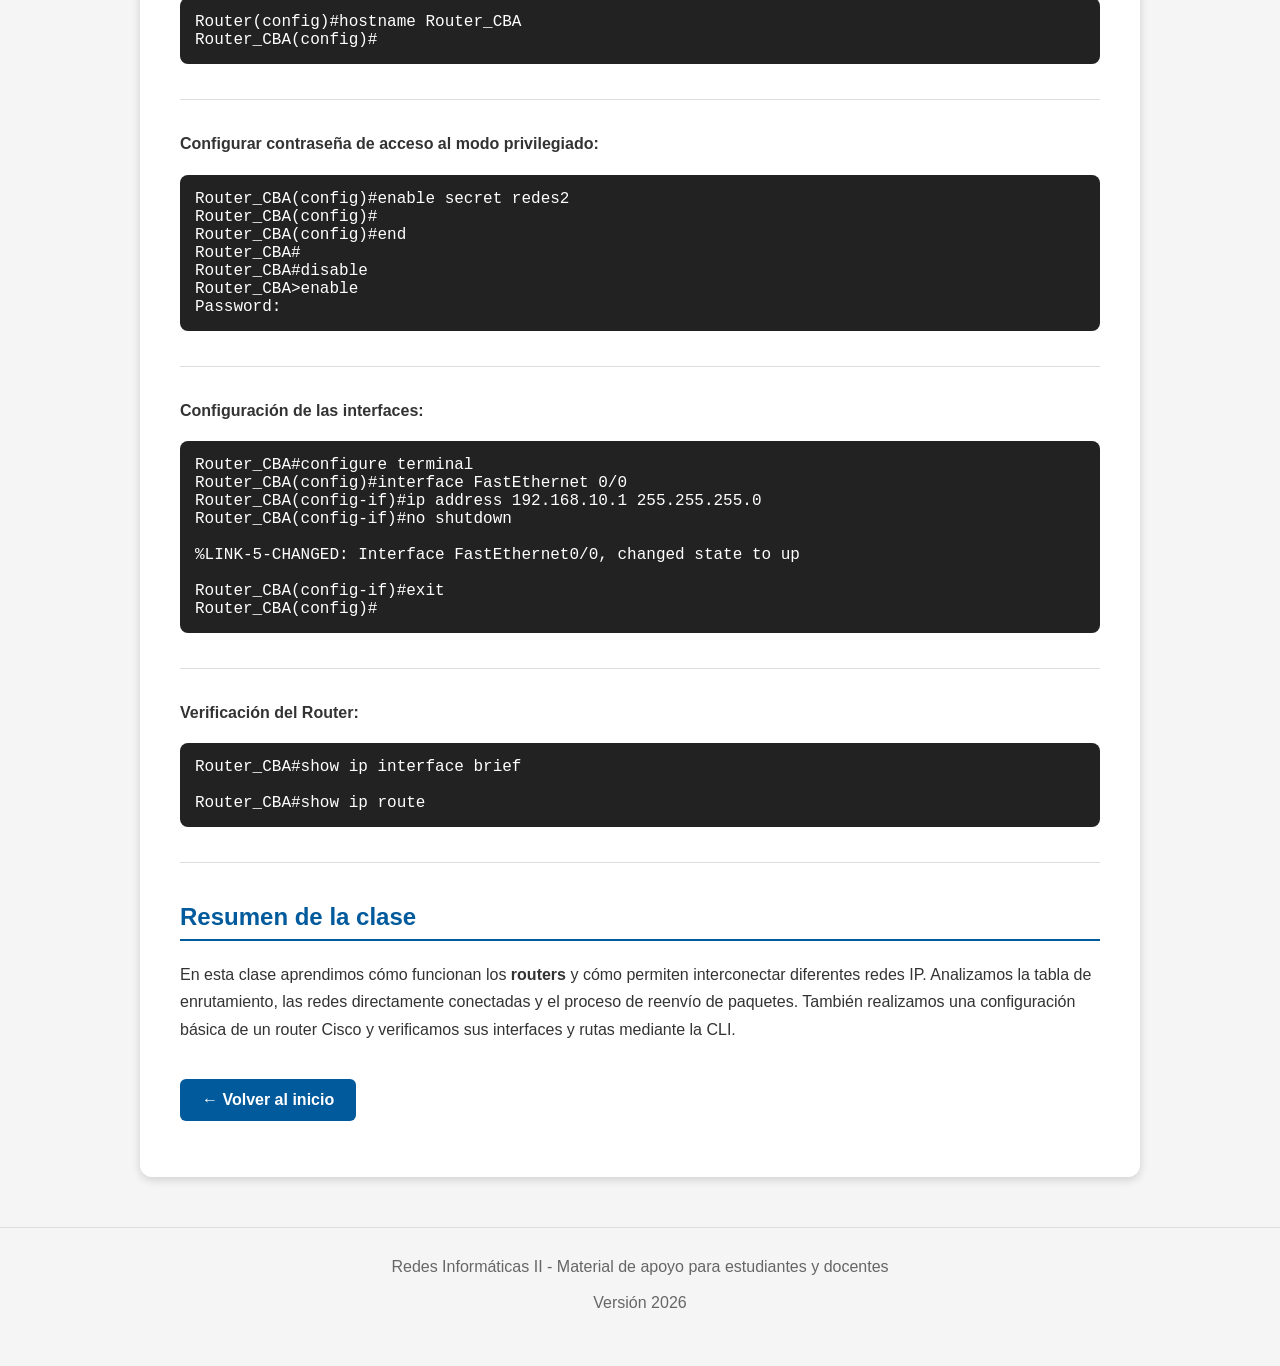
<file: clase5/index.html>
<!DOCTYPE html>
<html lang="es">

<head>

<meta charset="UTF-8">
<meta name="viewport" content="width=device-width, initial-scale=1.0">

<title>Redes Teleinformáticas II - Clase 5</title>

<link rel="stylesheet" href="../styles.css">

</head>


<body>


<header>

<h1>Redes Teleinformáticas II</h1>

<p>
Clase 5 - Routers
</p>

</header>




<div class="lesson">


<a class="button" href="../index.html">
← Volver a principal
</a>




<h2>Clase V - Objetivos</h2>

<p>
<li>Comprender el funcionamiento de un router.</li>
<li>Interconectar diferentes redes IP.</li>
<li>Interpretar tablas de enrutamiento y comprender el reenvío de paquetes.</li>
<li>Configurar y verificar un router Cisco.</li>
</p>

<hr>

<h2>1. Trabajo Práctico N°5</h2>


<a class="button"
href="https://docs.google.com/document/d/1pv_7y0pvGzSl_uwYlSG3-CXSZ8ex_2RU/edit"
target="_blank">

Ver consigna TP N°5
</a>

<hr>

<h2>2. Funcionamiento del Router</h2>

<h3>1. Router y enrutamiento</h3>

<li>¿Qué es un router y cuál es su función principal en una red?</li> 
<li>¿En qué capa del modelo OSI trabaja principalmente un router?</li> 
<li>¿Qué información utiliza un router para decidir hacia dónde enviar un paquete?</li>
<li>¿Qué diferencia principal existe entre un switch y un router?</li>


<hr>


<h3>2. Tabla de enrutamiento</h3>


<p>

<li>¿Qué es una tabla de enrutamiento y qué información contiene?</li> 
<li>¿Cuál es la diferencia entre una red <strong>directamente conectada</strong> y una <strong>red remota</strong>?</li> 
<li>¿Qué significa que una red aparezca como <strong>Connected (C)</strong> en la tabla de enrutamiento?</li> 
<li>¿Cómo aprende un router que una red está directamente conectada?</li> 
<li>¿Qué diferencia existe entre una ruta estática y una ruta aprendida mediante un protocolo de enrutamiento dinámico?</li> 
<li>¿Qué es una ruta por defecto y qué función cumple <code>0.0.0.0/0</code>?</li> 
<li>¿Qué ocurre si el router recibe un paquete destinado a una red que no aparece en su tabla de enrutamiento y tampoco existe una ruta por defecto?</li>

<p>
<img src="img/tabla-enrutamiento.jpg"
class="imagen"
alt="Tabla de Entutamiento">
</p>

<hr>

<h3>3. Reenvío de paquetes</h3>

<li>¿Qué proceso realiza el router cuando recibe un paquete?</li> 
<li>¿Cómo determina el router por qué interfaz debe reenviar un paquete?</li> 
<li>¿Qué es un <strong>next-hop</strong> y cuándo se utiliza?</li> 
<li>¿Qué diferencia existe entre enviar un paquete hacia una red directamente conectada y enviarlo hacia una red remota?</li> 
<li>¿Qué ocurre cuando existen varias rutas posibles hacia una misma red?</li>



<p>
<img src="img/diagrama-flujo.jpg"
class="imagen"
alt="Diagrama flujo reenvio paquetes">
</p>


<hr>


<h2>4. ¿Cómo conecta un Router diferentes redes?</h2>

<p>
Los routers permiten interconectar diferentes redes IP y decidir por dónde reenviar cada paquete. En este ejemplo, el router conecta tres redes LAN independientes y utiliza su tabla de enrutamiento para determinar la interfaz de salida correspondiente a cada red destino.
</p>

<hr>

<h3>Topología Ejemplo</h3>

<p>
Analicemos la siguiente topología, en la que tres redes LAN diferentes se encuentran interconectadas mediante routers.
</p>

<p>
<img src="img/topologia-red.jpg"
class="imagen"
alt="Topologia-red">
</p>

<hr>


<h2>5. Configuración Básica de un Router Cisco</h2>




<h4>Acceder al modo privilegiado y al modo de configuración global:</h4>
<pre>
Router&gt; enable
Router# configure terminal
Router(config)#
</pre>
<hr>


<h4>Configurar el nombre:</h4>
<pre>
Router(config)#hostname Router_CBA
Router_CBA(config)#
</pre>
<hr>


<h4>Configurar contraseña de acceso al modo privilegiado:</h4>
<pre>
Router_CBA(config)#enable secret redes2
Router_CBA(config)#
Router_CBA(config)#end
Router_CBA#
Router_CBA#disable
Router_CBA>enable
Password: 
</pre>
<hr>

<h4>Configuración de las interfaces:</h4>
<pre>
Router_CBA#configure terminal
Router_CBA(config)#interface FastEthernet 0/0
Router_CBA(config-if)#ip address 192.168.10.1 255.255.255.0
Router_CBA(config-if)#no shutdown 

%LINK-5-CHANGED: Interface FastEthernet0/0, changed state to up

Router_CBA(config-if)#exit
Router_CBA(config)#
</pre>
<hr>

<h4>Verificación del Router:</h4>
<pre>
Router_CBA#show ip interface brief 

Router_CBA#show ip route
</pre>
<hr>




<h2>Resumen de la clase</h2>

<p>
En esta clase aprendimos cómo funcionan los <strong>routers</strong> y cómo permiten interconectar diferentes redes IP. Analizamos la tabla de enrutamiento, las redes directamente conectadas y el proceso de reenvío de paquetes. También realizamos una configuración básica de un router Cisco y verificamos sus interfaces y rutas mediante la CLI.
</p>

<a class="button" href="./index.html">
← Volver al inicio
</a>

</p>

</div>

<footer>

Redes Informáticas II - Material de apoyo para estudiantes y docentes

<br><br>

Versión 2026

</footer>

</body>

</html>
</file>
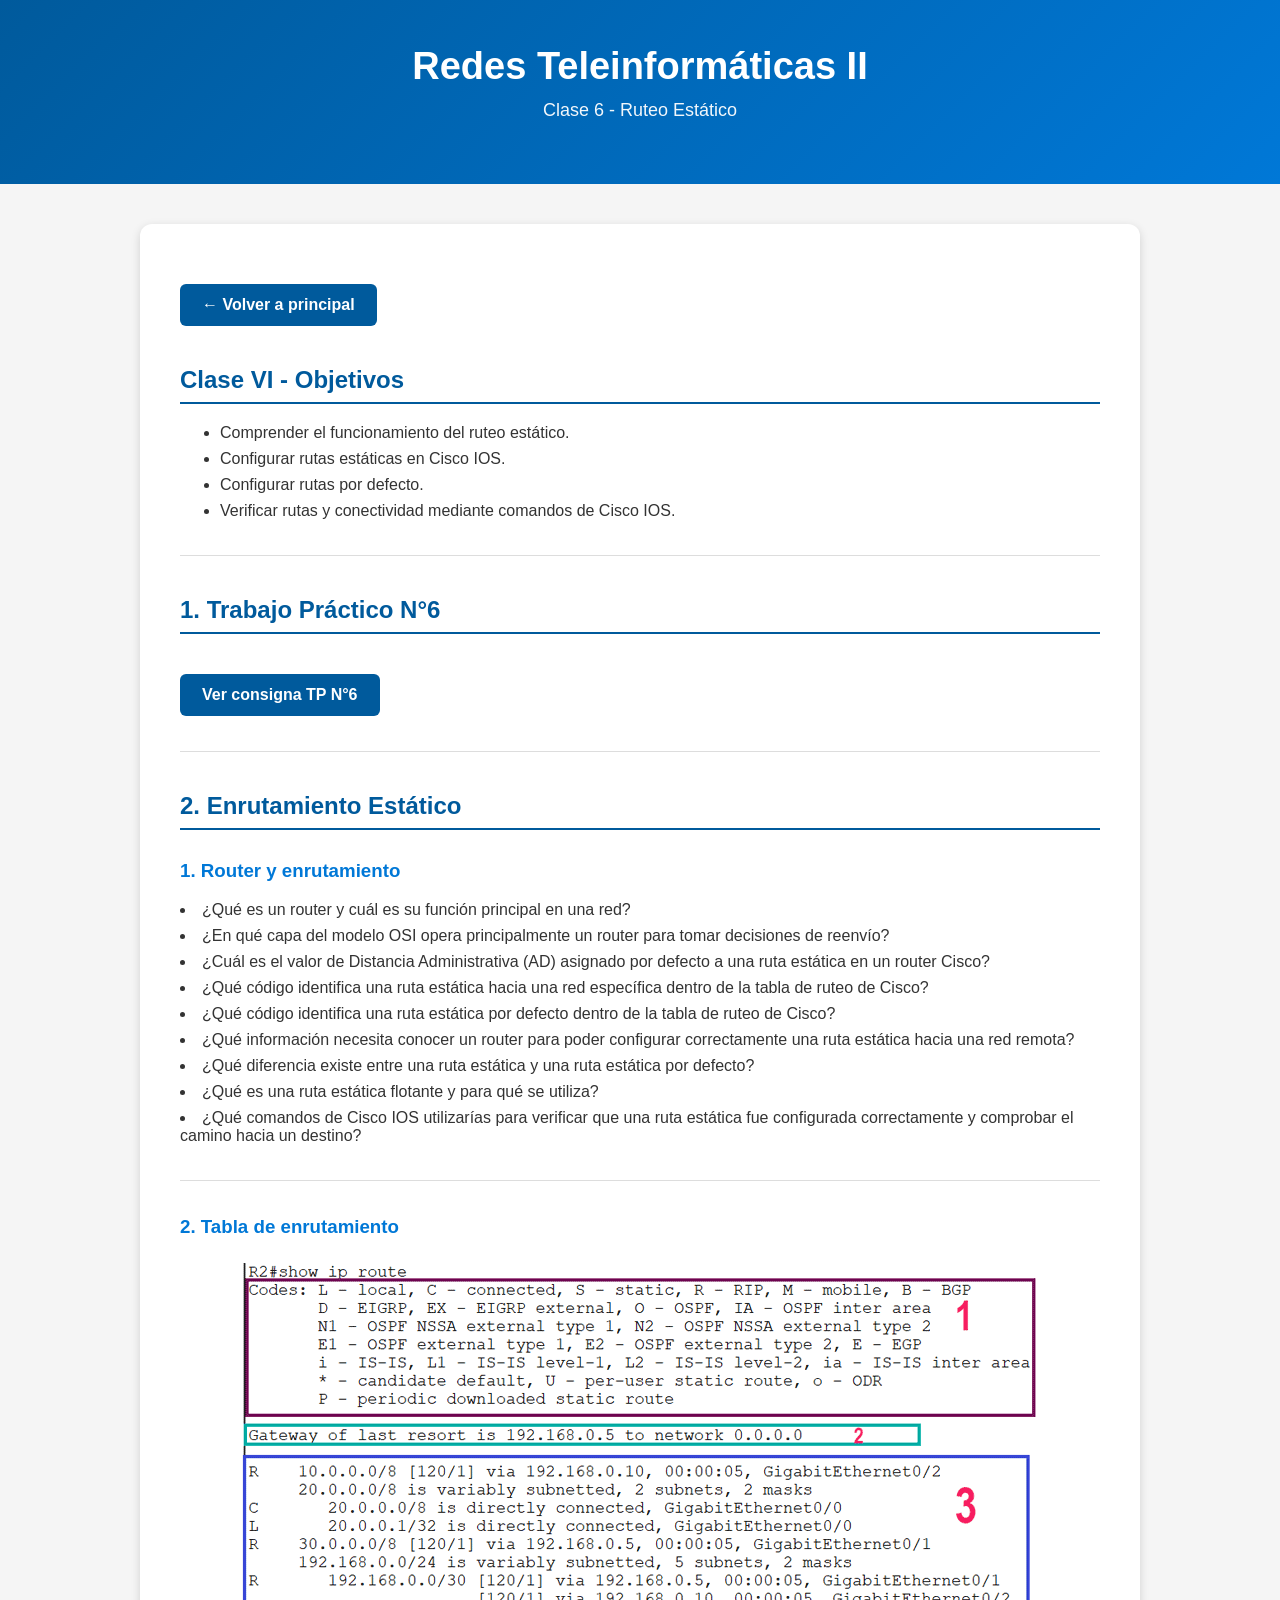
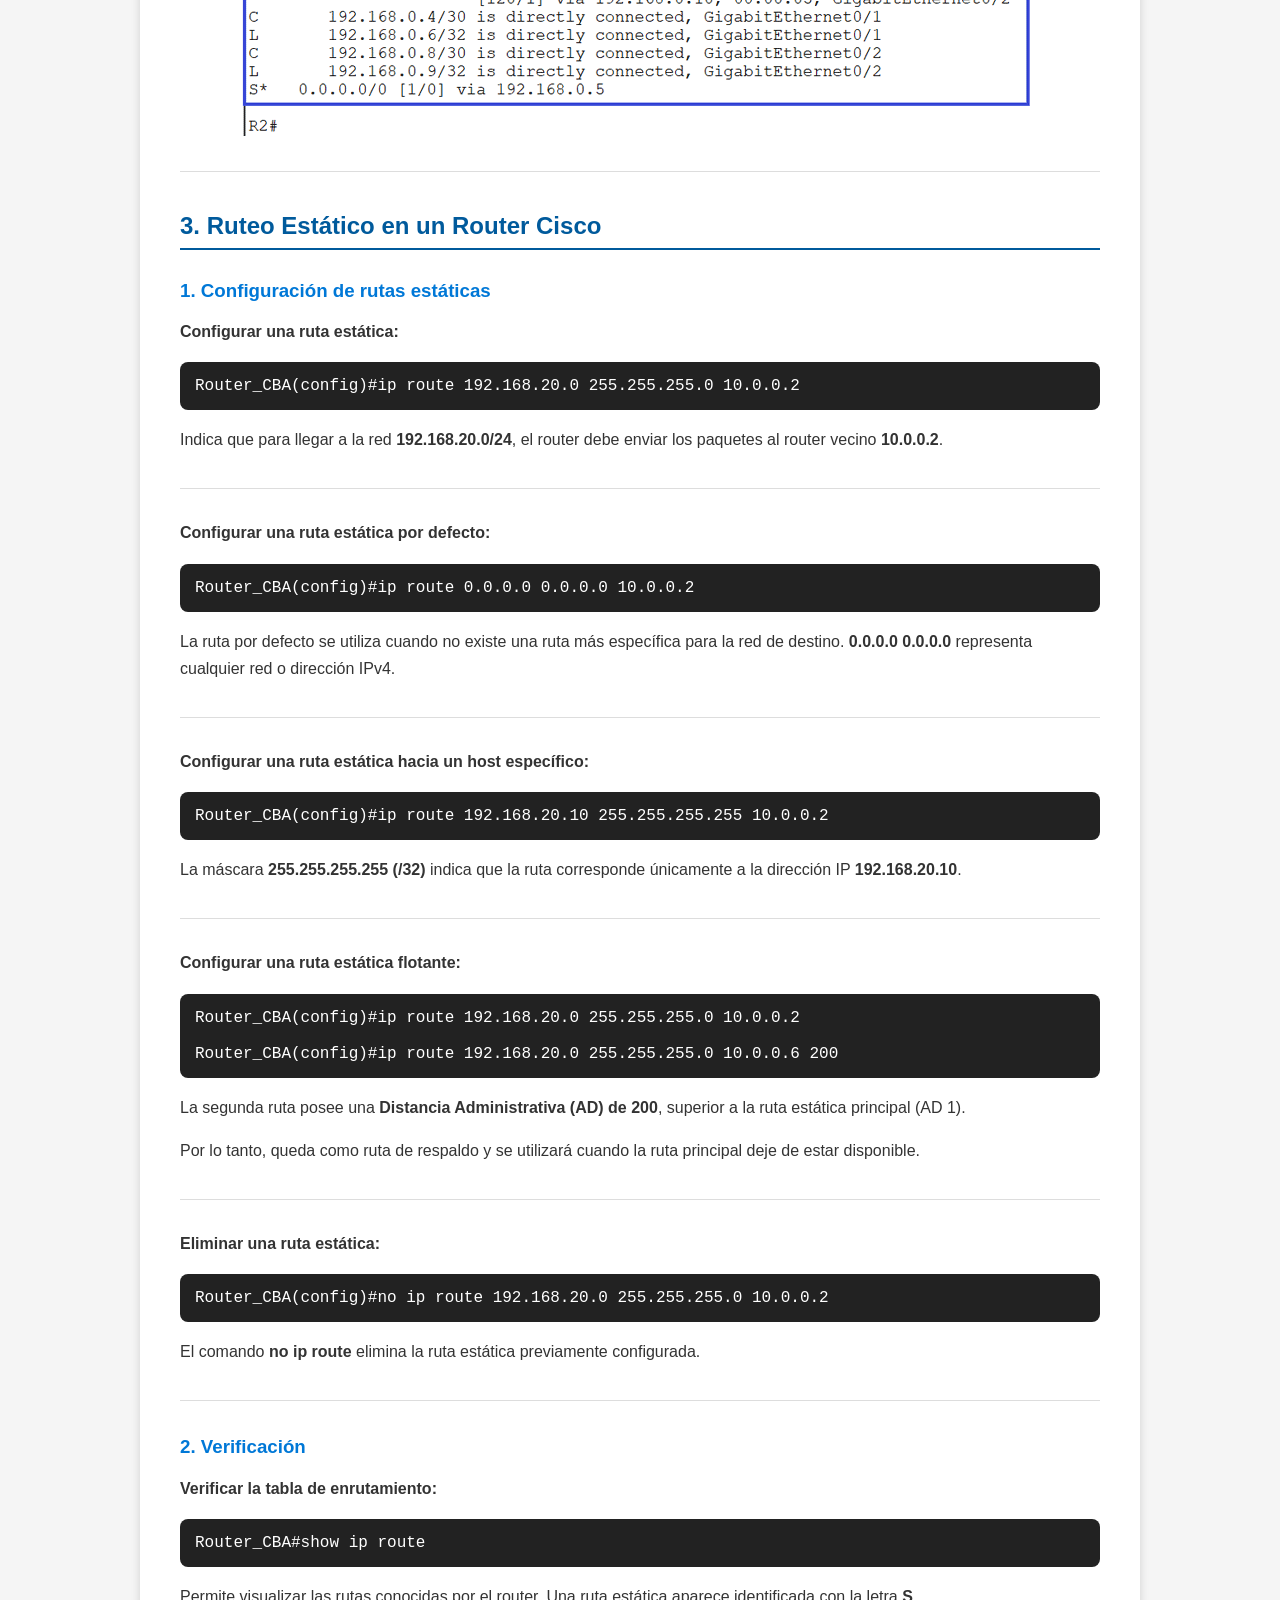
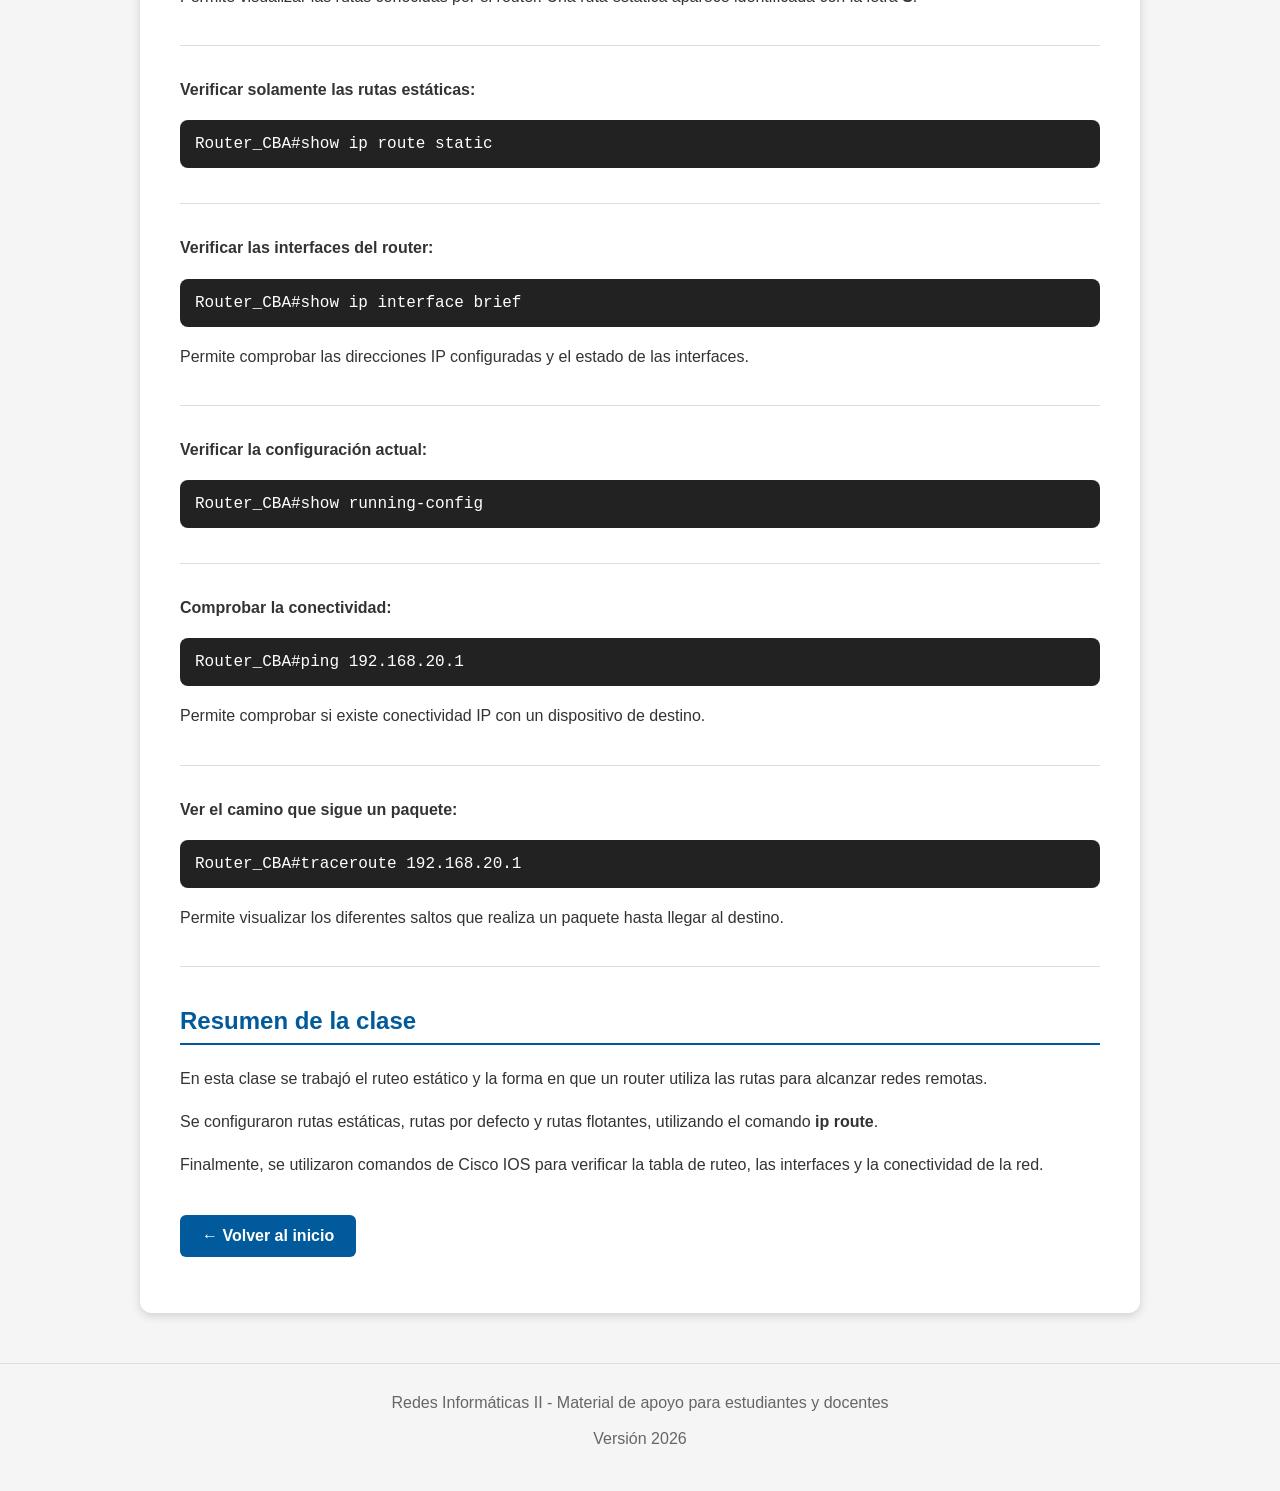
<file: clase6/index.html>
<!DOCTYPE html>
<html lang="es">

<head>

<meta charset="UTF-8">
<meta name="viewport" content="width=device-width, initial-scale=1.0">

<title>Redes Teleinformáticas II - Clase 6</title>

<link rel="stylesheet" href="../styles.css">

</head>


<body>


<header>

<h1>Redes Teleinformáticas II</h1>

<p>
Clase 6 - Ruteo Estático
</p>

</header>




<div class="lesson">


<a class="button" href="../index.html">
← Volver a principal
</a>




<h2>Clase VI - Objetivos</h2>

<p>
<ul>


<li>Comprender el funcionamiento del ruteo estático.</li>

<li>Configurar rutas estáticas en Cisco IOS.</li>

<li>Configurar rutas por defecto.</li>

<li>Verificar rutas y conectividad mediante comandos de Cisco IOS.</li>

</ul>

</p>

<hr>

<h2>1. Trabajo Práctico N°6</h2>


<a class="button"
href="https://docs.google.com/document/d/1-lgz3ck7A3uBe5wuqF_8IdKQVMg1W11i/edit"
target="_blank">

Ver consigna TP N°6
</a>

<hr>

<h2>2. Enrutamiento Estático</h2>

<h3>1. Router y enrutamiento</h3>

<li>¿Qué es un router y cuál es su función principal en una red?</li> 
<li>¿En qué capa del modelo OSI opera principalmente un router para tomar decisiones de reenvío?</li>
<li>¿Cuál es el valor de Distancia Administrativa (AD) asignado por defecto a una ruta estática en un router Cisco?</li>
<li>¿Qué código identifica una ruta estática hacia una red específica dentro de la tabla de ruteo de Cisco?</li>
<li>¿Qué código identifica una ruta estática por defecto dentro de la tabla de ruteo de Cisco?</li>
<li>¿Qué información necesita conocer un router para poder configurar correctamente una ruta estática hacia una red remota?</li>
<li>¿Qué diferencia existe entre una ruta estática y una ruta estática por defecto?</li>
<li>¿Qué es una ruta estática flotante y para qué se utiliza?</li>
<li>¿Qué comandos de Cisco IOS utilizarías para verificar que una ruta estática fue configurada correctamente y comprobar el camino hacia un destino?</li>


<hr>


<h3>2. Tabla de enrutamiento</h3>

<p>
<img src="img/tabla-enrutamiento.jpg"
class="imagen"
alt="Tabla de Entutamiento">
</p>

<hr>



<h2>3. Ruteo Estático en un Router Cisco</h2>

<h3>1. Configuración de rutas estáticas</h3>

<h4>Configurar una ruta estática:</h4>

<pre>
Router_CBA(config)#ip route 192.168.20.0 255.255.255.0 10.0.0.2
</pre>

<p>Indica que para llegar a la red <strong>192.168.20.0/24</strong>, el router debe enviar los paquetes al router vecino <strong>10.0.0.2</strong>.</p>

<hr>


<h4>Configurar una ruta estática por defecto:</h4>

<pre>
Router_CBA(config)#ip route 0.0.0.0 0.0.0.0 10.0.0.2
</pre>

<p>
La ruta por defecto se utiliza cuando no existe una ruta más específica para la red de destino. <strong>0.0.0.0 0.0.0.0</strong> representa cualquier red o dirección IPv4.
</p>

<hr>


<h4>Configurar una ruta estática hacia un host específico:</h4>

<pre>
Router_CBA(config)#ip route 192.168.20.10 255.255.255.255 10.0.0.2
</pre>

<p>
La máscara <strong>255.255.255.255 (/32)</strong> indica que la ruta corresponde únicamente a la dirección IP <strong>192.168.20.10</strong>.
</p>

<hr>


<h4>Configurar una ruta estática flotante:</h4>

<pre>
Router_CBA(config)#ip route 192.168.20.0 255.255.255.0 10.0.0.2

Router_CBA(config)#ip route 192.168.20.0 255.255.255.0 10.0.0.6 200
</pre>

<p>La segunda ruta posee una <strong>Distancia Administrativa (AD) de 200</strong>, superior a la ruta estática principal (AD 1).</p>

<p>Por lo tanto, queda como ruta de respaldo y se utilizará cuando la ruta principal deje de estar disponible.</p>

<hr>

<h4>Eliminar una ruta estática:</h4>

<pre>
Router_CBA(config)#no ip route 192.168.20.0 255.255.255.0 10.0.0.2
</pre>

<p>
El comando <strong>no ip route</strong> elimina la ruta estática previamente configurada.
</p>

<hr>


<h3>2. Verificación</h3>

<h4>Verificar la tabla de enrutamiento:</h4>

<pre>
Router_CBA#show ip route
</pre>

<p>
Permite visualizar las rutas conocidas por el router.
Una ruta estática aparece identificada con la letra <strong>S</strong>.
</p>

<hr>


<h4>Verificar solamente las rutas estáticas:</h4>

<pre>
Router_CBA#show ip route static
</pre>

<hr>


<h4>Verificar las interfaces del router:</h4>

<pre>
Router_CBA#show ip interface brief
</pre>

<p>
Permite comprobar las direcciones IP configuradas y el estado de las interfaces.
</p>

<hr>


<h4>Verificar la configuración actual:</h4>

<pre>
Router_CBA#show running-config
</pre>

<hr>


<h4>Comprobar la conectividad:</h4>

<pre>
Router_CBA#ping 192.168.20.1
</pre>

<p>
Permite comprobar si existe conectividad IP con un dispositivo de destino.
</p>

<hr>


<h4>Ver el camino que sigue un paquete:</h4>

<pre>
Router_CBA#traceroute 192.168.20.1
</pre>

<p>
Permite visualizar los diferentes saltos que realiza un paquete hasta llegar al destino.
</p>

<hr>




<h2>Resumen de la clase</h2>

<p> En esta clase se trabajó el ruteo estático y la forma en que un router utiliza las rutas para alcanzar redes remotas. </p>
<p> Se configuraron rutas estáticas, rutas por defecto y rutas flotantes, utilizando el comando <strong>ip route</strong>. </p>
<p> Finalmente, se utilizaron comandos de Cisco IOS para verificar la tabla de ruteo, las interfaces y la conectividad de la red. </p>

<a class="button" href="./index.html">
← Volver al inicio
</a>

</p>

</div>

<footer>

Redes Informáticas II - Material de apoyo para estudiantes y docentes

<br><br>

Versión 2026

</footer>

</body>

</html>
</file>
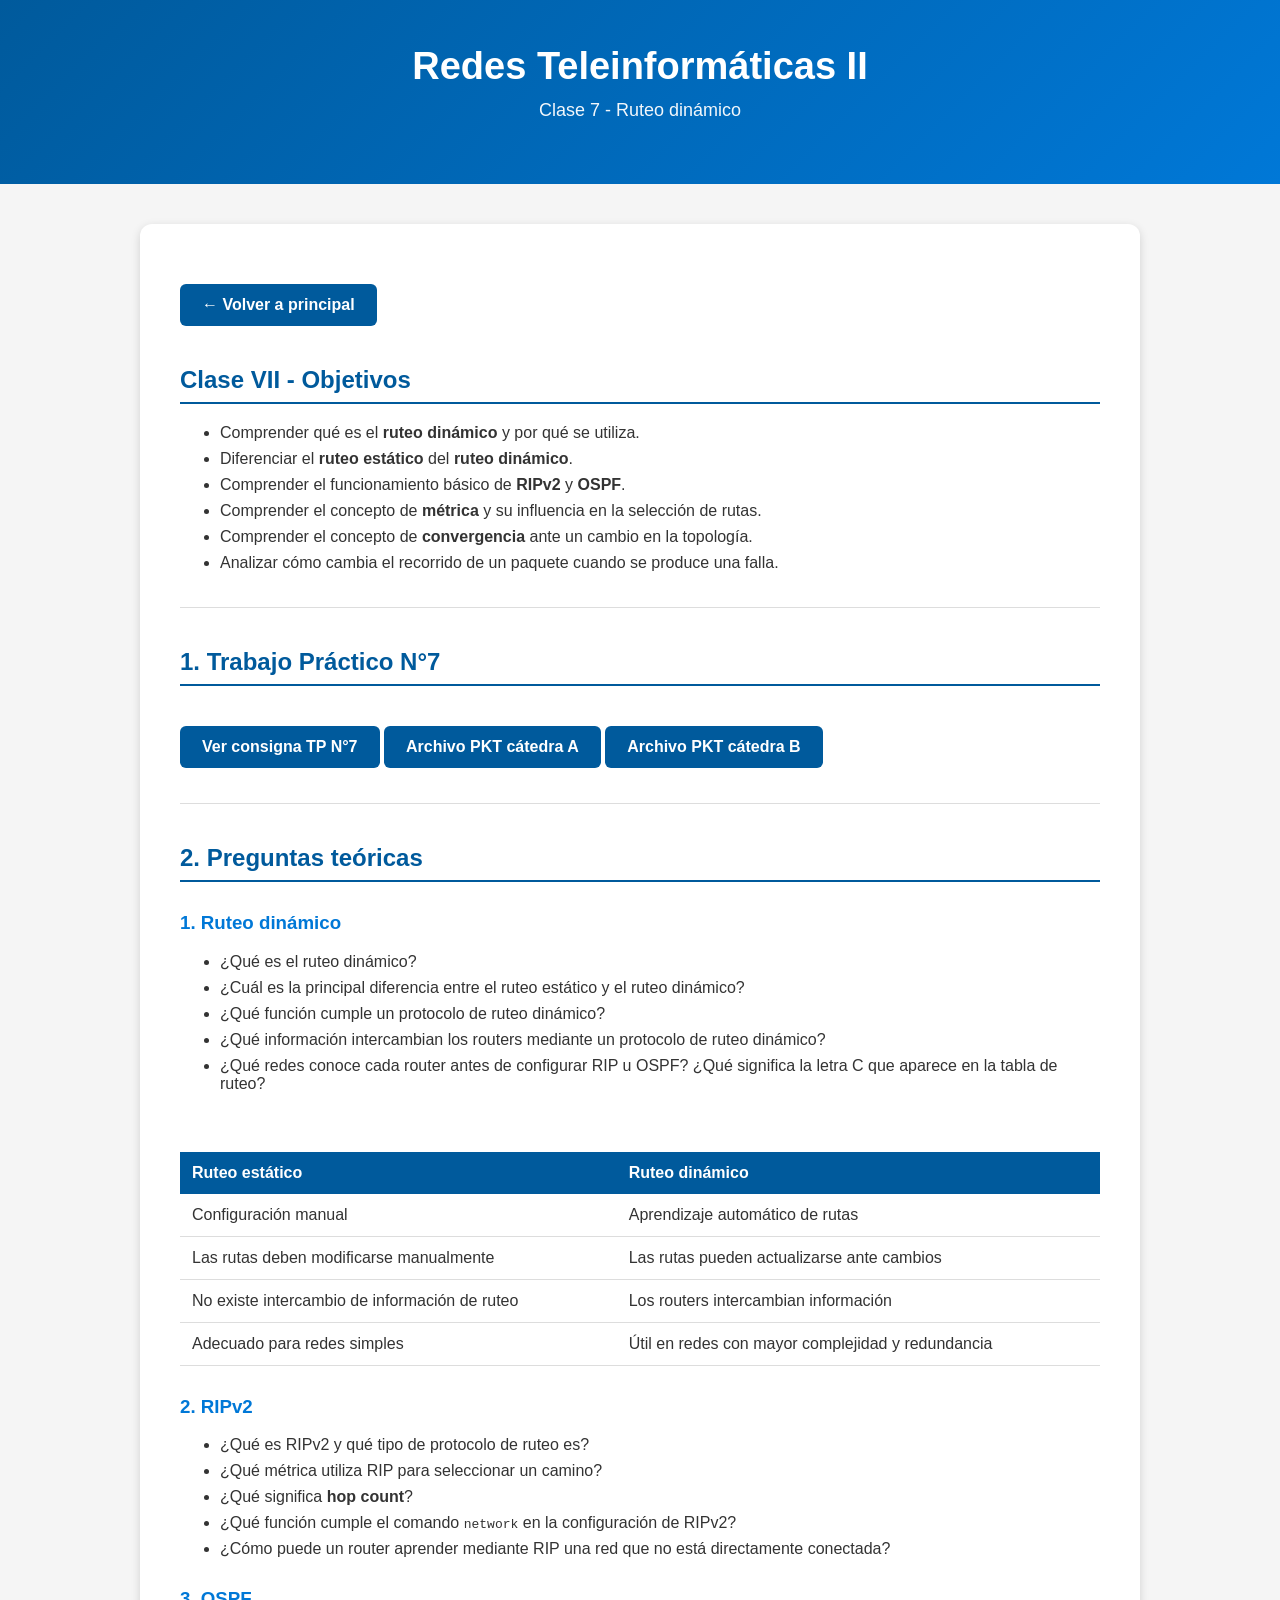
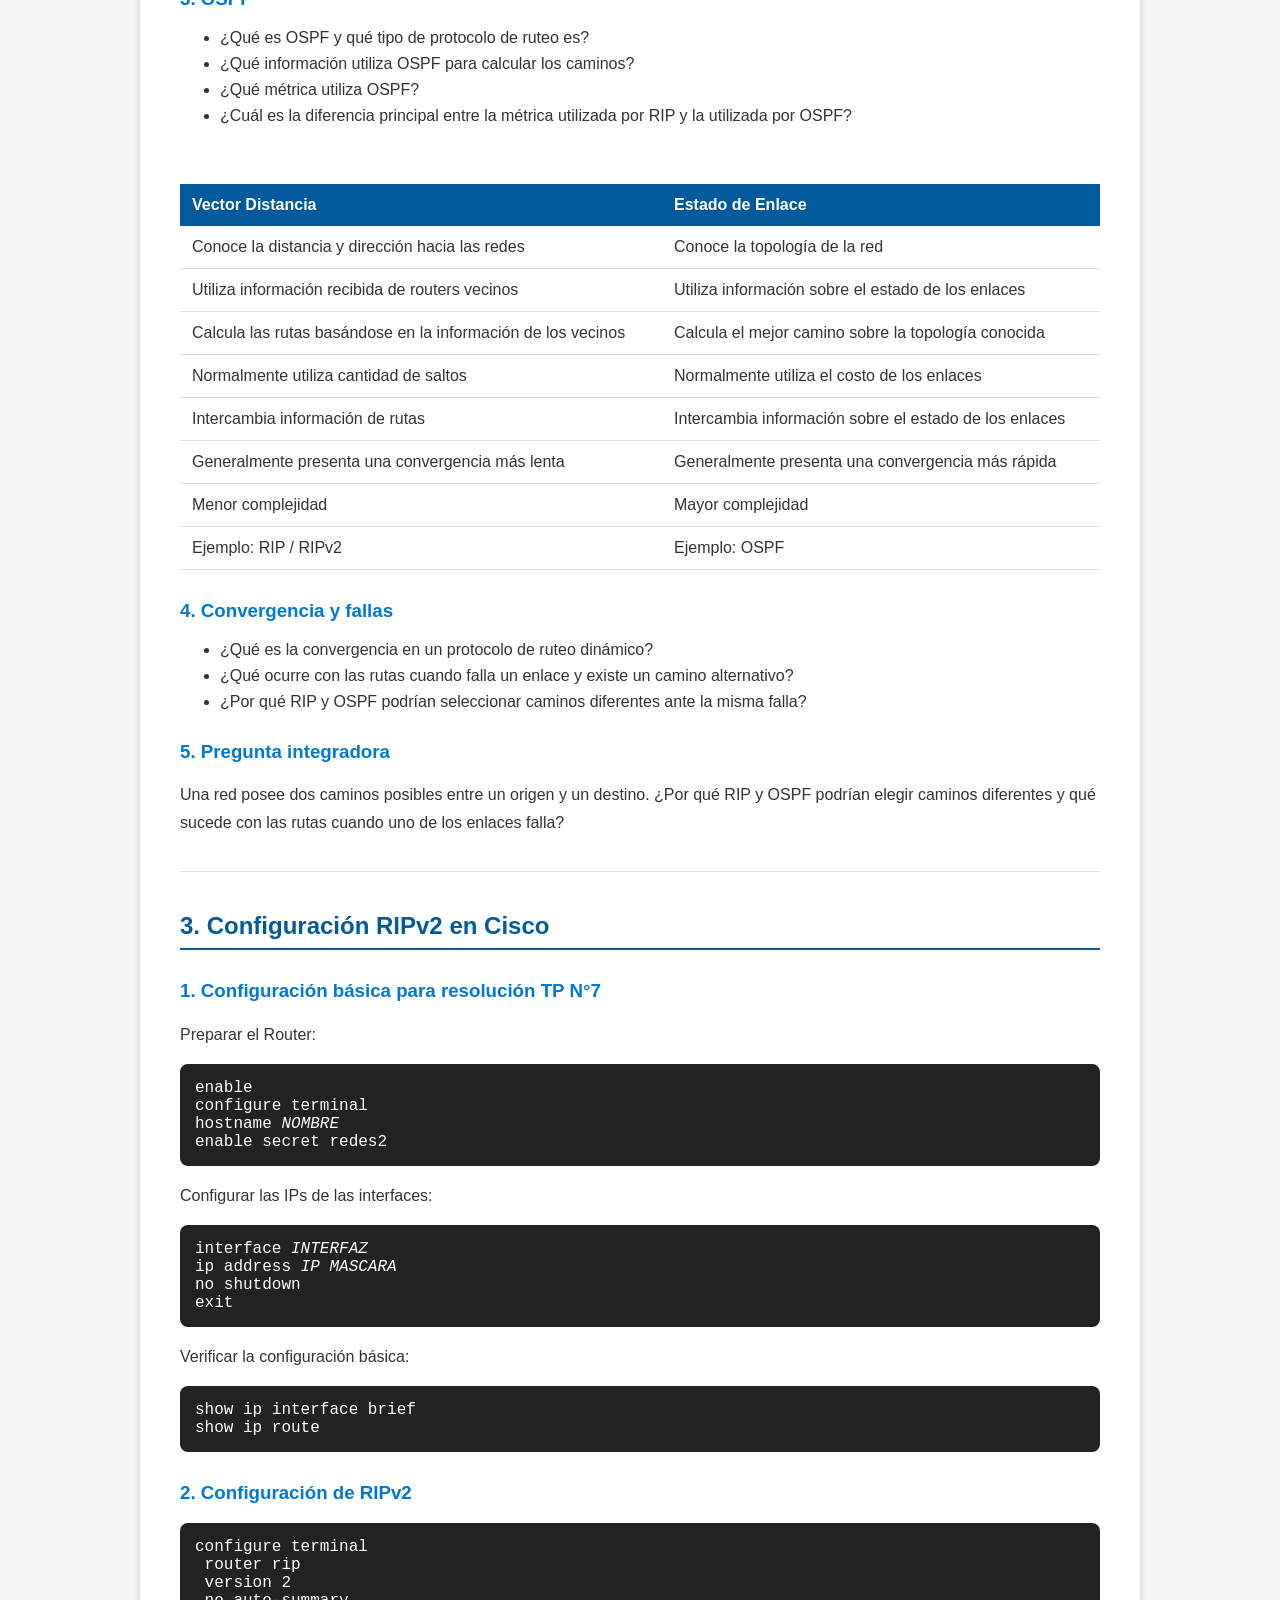
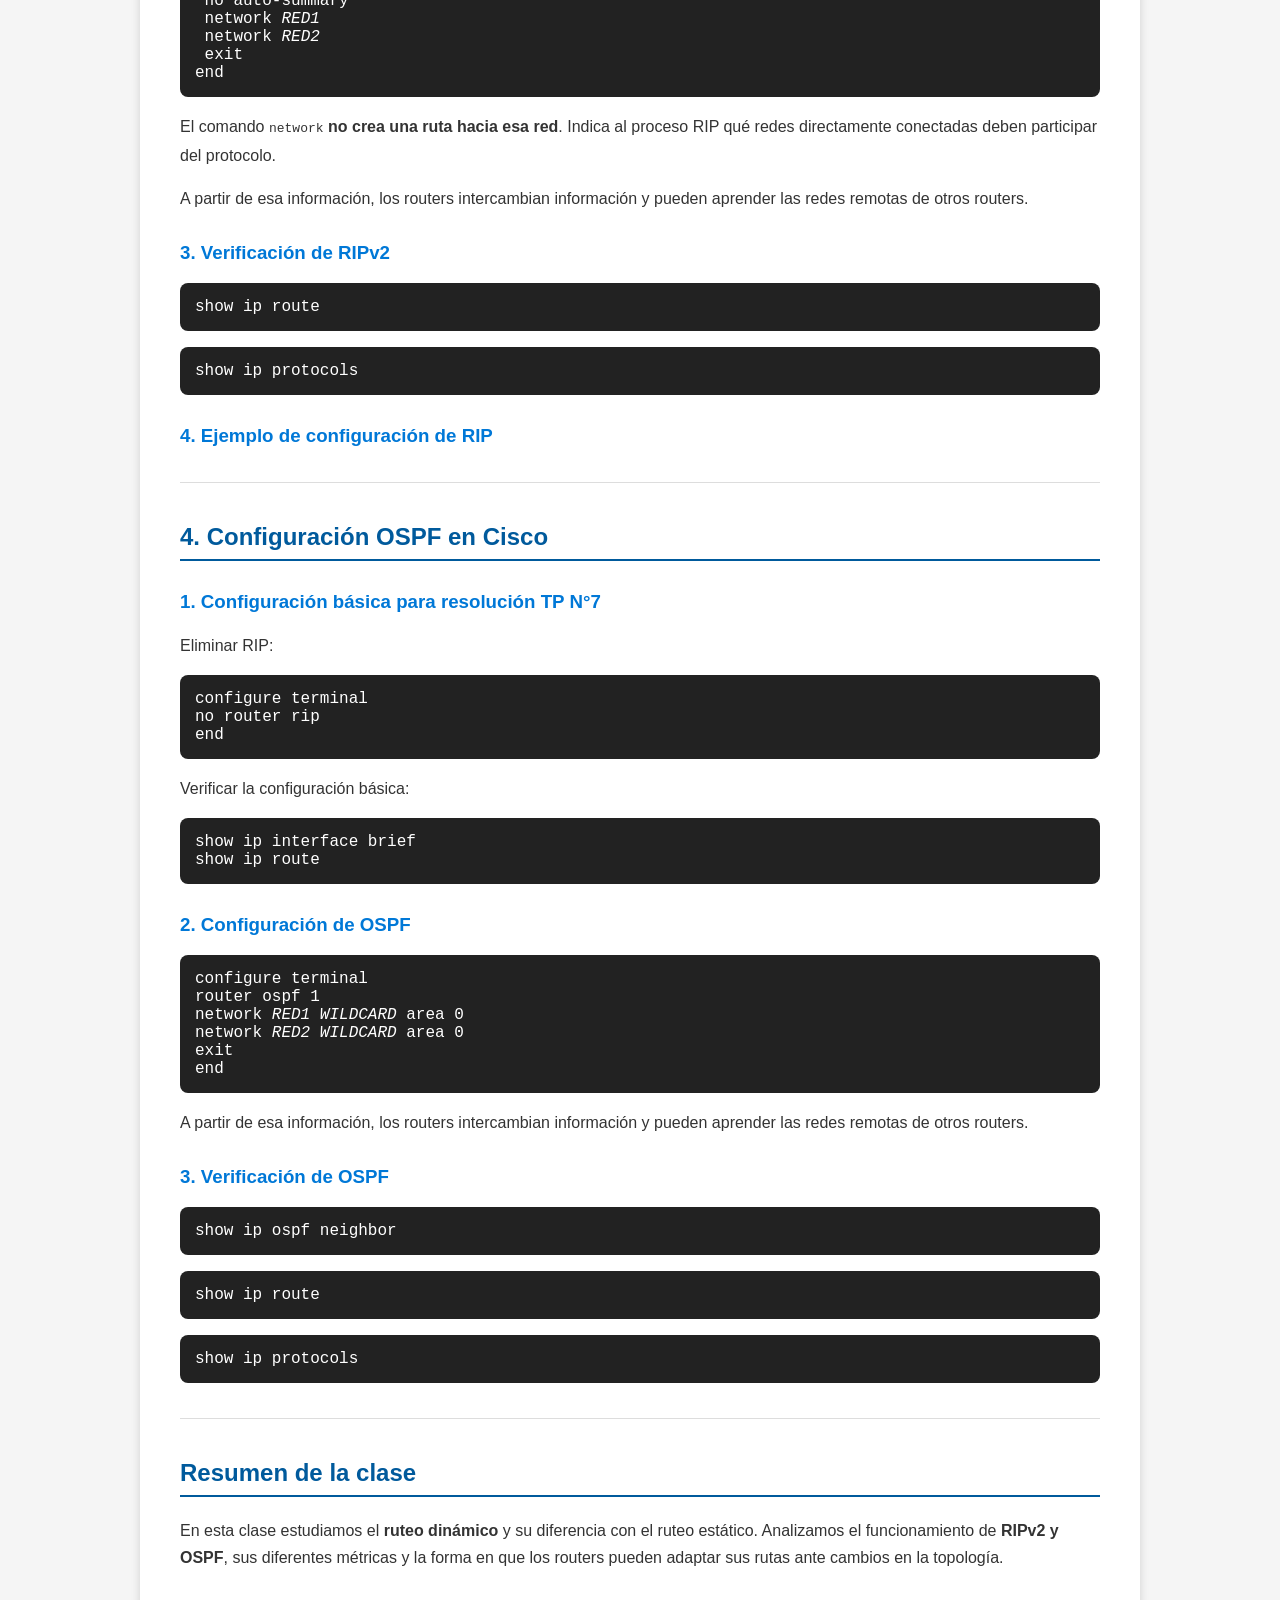
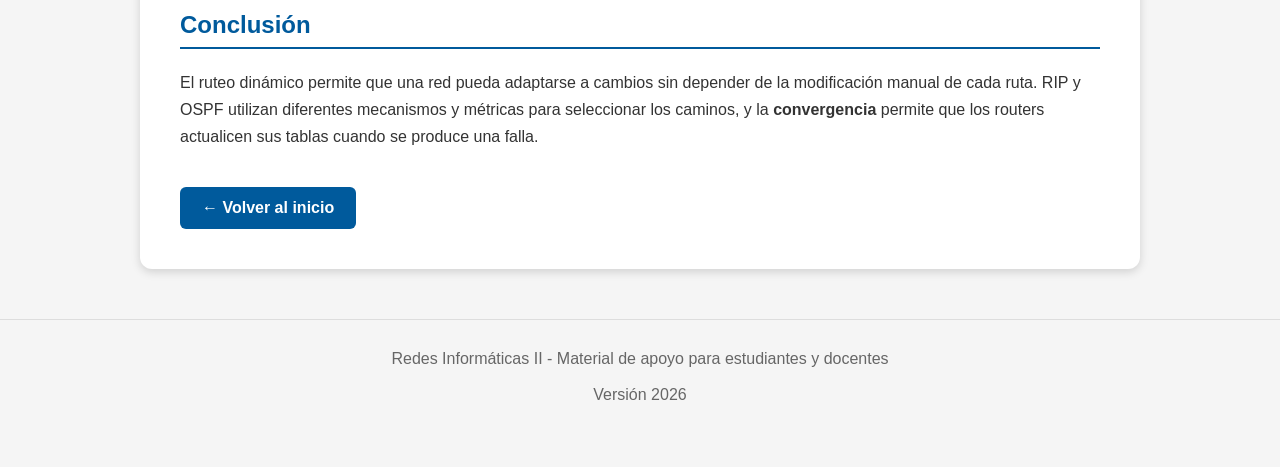
<file: clase7/index.html>
<!DOCTYPE html>
<html lang="es">

<head>

<meta charset="UTF-8">
<meta name="viewport" content="width=device-width, initial-scale=1.0">

<title>Redes Teleinformáticas II - Clase 7</title>

<link rel="stylesheet" href="../styles.css">

</head>


<body>


<header>

<h1>Redes Teleinformáticas II</h1>

<p>
Clase 7 - Ruteo dinámico
</p>

</header>


<div class="lesson">


<a class="button" href="../index.html">
← Volver a principal
</a>


<h2>Clase VII - Objetivos</h2>

<ul>
<li>Comprender qué es el <strong>ruteo dinámico</strong> y por qué se utiliza.</li>
<li>Diferenciar el <strong>ruteo estático</strong> del <strong>ruteo dinámico</strong>.</li>
<li>Comprender el funcionamiento básico de <strong>RIPv2</strong> y <strong>OSPF</strong>.</li>
<li>Comprender el concepto de <strong>métrica</strong> y su influencia en la selección de rutas.</li>
<li>Comprender el concepto de <strong>convergencia</strong> ante un cambio en la topología.</li>
<li>Analizar cómo cambia el recorrido de un paquete cuando se produce una falla.</li>
</ul>


<hr>


<h2>1. Trabajo Práctico N°7</h2>

<a class="button"
href="https://docs.google.com/document/d/1zxmjBPIG_StbM_nVCwfJgEJp0F75oh-H/edit"
target="_blank">


Ver consigna TP N°7
</a>

<a class="button tp-button"
href="https://drive.google.com/file/d/1YZykpXSaESaT1rfr2_qbpzCxyOeDhlsq/view"
target="_blank">
Archivo PKT cátedra A
</a>

<a class="button tp-button"
href="https://drive.google.com/file/d/1nRKqog6kA-co9sBEcePvrS_-GTGT2kNb/view"
target="_blank">
Archivo PKT cátedra B
</a>

<!--

<a class="button"
href="https://drive.google.com/file/d/1nRKqog6kA-co9sBEcePvrS_-GTGT2kNb/view"
target="_blank">

Archivo PKT 
</a>
...
-->

<hr>

<h2>2. Preguntas teóricas</h2>

<h3>1. Ruteo dinámico</h3>

<ul>
<li>¿Qué es el ruteo dinámico?</li>
<li>¿Cuál es la principal diferencia entre el ruteo estático y el ruteo dinámico?</li>
<li>¿Qué función cumple un protocolo de ruteo dinámico?</li>
<li>¿Qué información intercambian los routers mediante un protocolo de ruteo dinámico?</li>
<li>¿Qué redes conoce cada router antes de configurar RIP u OSPF? ¿Qué significa la letra C que aparece en la tabla de ruteo?</li> 
</ul>

<br>

<table>
<tr>
<th>Ruteo estático</th>
<th>Ruteo dinámico</th>
</tr>

<tr>
<td>Configuración manual</td>
<td>Aprendizaje automático de rutas</td>
</tr>

<tr>
<td>Las rutas deben modificarse manualmente</td>
<td>Las rutas pueden actualizarse ante cambios</td>
</tr>

<tr>
<td>No existe intercambio de información de ruteo</td>
<td>Los routers intercambian información</td>
</tr>

<tr>
<td>Adecuado para redes simples</td>
<td>Útil en redes con mayor complejidad y redundancia</td>
</tr>
</table>



<h3>2. RIPv2</h3>

<ul>
<li>¿Qué es RIPv2 y qué tipo de protocolo de ruteo es?</li>
<li>¿Qué métrica utiliza RIP para seleccionar un camino?</li>
<li>¿Qué significa <strong>hop count</strong>?</li>
<li>¿Qué función cumple el comando <code>network</code> en la configuración de RIPv2?</li>
<li>¿Cómo puede un router aprender mediante RIP una red que no está directamente conectada?</li>
</ul>


<h3>3. OSPF</h3>

<ul>
<li>¿Qué es OSPF y qué tipo de protocolo de ruteo es?</li>
<li>¿Qué información utiliza OSPF para calcular los caminos?</li>
<li>¿Qué métrica utiliza OSPF?</li>
<li>¿Cuál es la diferencia principal entre la métrica utilizada por RIP y la utilizada por OSPF?</li>
</ul>

<br>

<table>
<tr>
<th>Vector Distancia</th>
<th>Estado de Enlace</th>
</tr>

<tr>
<td>Conoce la distancia y dirección hacia las redes</td>
<td>Conoce la topología de la red</td>
</tr>

<tr>
<td>Utiliza información recibida de routers vecinos</td>
<td>Utiliza información sobre el estado de los enlaces</td>
</tr>

<tr>
<td>Calcula las rutas basándose en la información de los vecinos</td>
<td>Calcula el mejor camino sobre la topología conocida</td>
</tr>

<tr>
<td>Normalmente utiliza cantidad de saltos</td>
<td>Normalmente utiliza el costo de los enlaces</td>
</tr>

<tr>
<td>Intercambia información de rutas</td>
<td>Intercambia información sobre el estado de los enlaces</td>
</tr>

<tr>
<td>Generalmente presenta una convergencia más lenta</td>
<td>Generalmente presenta una convergencia más rápida</td>
</tr>

<tr>
<td>Menor complejidad</td>
<td>Mayor complejidad</td>
</tr>

<tr>
<td>Ejemplo: RIP / RIPv2</td>
<td>Ejemplo: OSPF</td>
</tr>


</table>


<h3>4. Convergencia y fallas</h3>

<ul>
<li>¿Qué es la convergencia en un protocolo de ruteo dinámico?</li>
<li>¿Qué ocurre con las rutas cuando falla un enlace y existe un camino alternativo?</li>
<li>¿Por qué RIP y OSPF podrían seleccionar caminos diferentes ante la misma falla?</li>
</ul>


<h3>5. Pregunta integradora</h3>

<p>
Una red posee dos caminos posibles entre un origen y un destino. ¿Por qué RIP y OSPF podrían elegir caminos diferentes y qué sucede con las rutas cuando uno de los enlaces falla?
</p>


<hr>






<h2>3. Configuración RIPv2 en Cisco </h2>

<h3>1. Configuración básica para resolución TP N°7</h3>

<p>
Preparar el Router:
</p>

<pre>
enable
configure terminal
hostname <i>NOMBRE</i>
enable secret redes2
</pre>

<p>
Configurar las IPs de las interfaces:
</p>

<pre>
interface <i>INTERFAZ</i>
ip address <i>IP</i> <i>MASCARA</i>
no shutdown
exit
</pre>

<p>
Verificar la configuración básica:
</p>

<pre>
show ip interface brief
show ip route
</pre>


<h3>2. Configuración de RIPv2</h3>

<pre>
configure terminal
 router rip
 version 2
 no auto-summary
 network <i>RED1</i>
 network <i>RED2</i>
 exit
end
</pre>

<p>
El comando <code>network</code> <strong>no crea una ruta hacia esa red</strong>. Indica al proceso RIP qué redes directamente conectadas deben participar del protocolo.
</p>

<p>
A partir de esa información, los routers intercambian información y pueden aprender las redes remotas de otros routers.
</p>


<h3>3. Verificación de RIPv2</h3>

<pre>
show ip route
</pre>
<pre>
show ip protocols
</pre>

<h3>4. Ejemplo de configuración de RIP</h3>


<!--

<p>
<img src="img/Ejemplo-RIP.jpg"
class="imagen"
alt="Tramas Ethernet">
</p>
<p>

-->

<hr>





<h2>4. Configuración OSPF en Cisco</h2>


<h3>1. Configuración básica para resolución TP N°7</h3>

<p>
Eliminar RIP:
</p>

<pre>
configure terminal
no router rip
end
</pre>


<p>
Verificar la configuración básica:
</p>

<pre>
show ip interface brief
show ip route
</pre>


<h3>2. Configuración de OSPF</h3>

<pre>
configure terminal
router ospf 1
network <i>RED1</i> <i>WILDCARD</i> area 0
network <i>RED2</i> <i>WILDCARD</i> area 0
exit
end
</pre>

<p>
A partir de esa información, los routers intercambian información y pueden aprender las redes remotas de otros routers.
</p>


<h3>3. Verificación de OSPF</h3>

<pre>
show ip ospf neighbor
</pre>
<pre>
show ip route
</pre>
<pre>
show ip protocols
</pre>


<p>

<hr>




<h2>Resumen de la clase</h2>

<p>
En esta clase estudiamos el <strong>ruteo dinámico</strong> y su diferencia con el ruteo estático. Analizamos el funcionamiento de <strong>RIPv2 y OSPF</strong>, sus diferentes métricas y la forma en que los routers pueden adaptar sus rutas ante cambios en la topología.
</p>


<h2>Conclusión</h2>

<p>
El ruteo dinámico permite que una red pueda adaptarse a cambios sin depender de la modificación manual de cada ruta. RIP y OSPF utilizan diferentes mecanismos y métricas para seleccionar los caminos, y la <strong>convergencia</strong> permite que los routers actualicen sus tablas cuando se produce una falla.
</p>

<a class="button" href="./index.html">
← Volver al inicio
</a>


</div>


<footer>

Redes Informáticas II - Material de apoyo para estudiantes y docentes

<br><br>

Versión 2026

</footer>


</body>

</html>
</file>
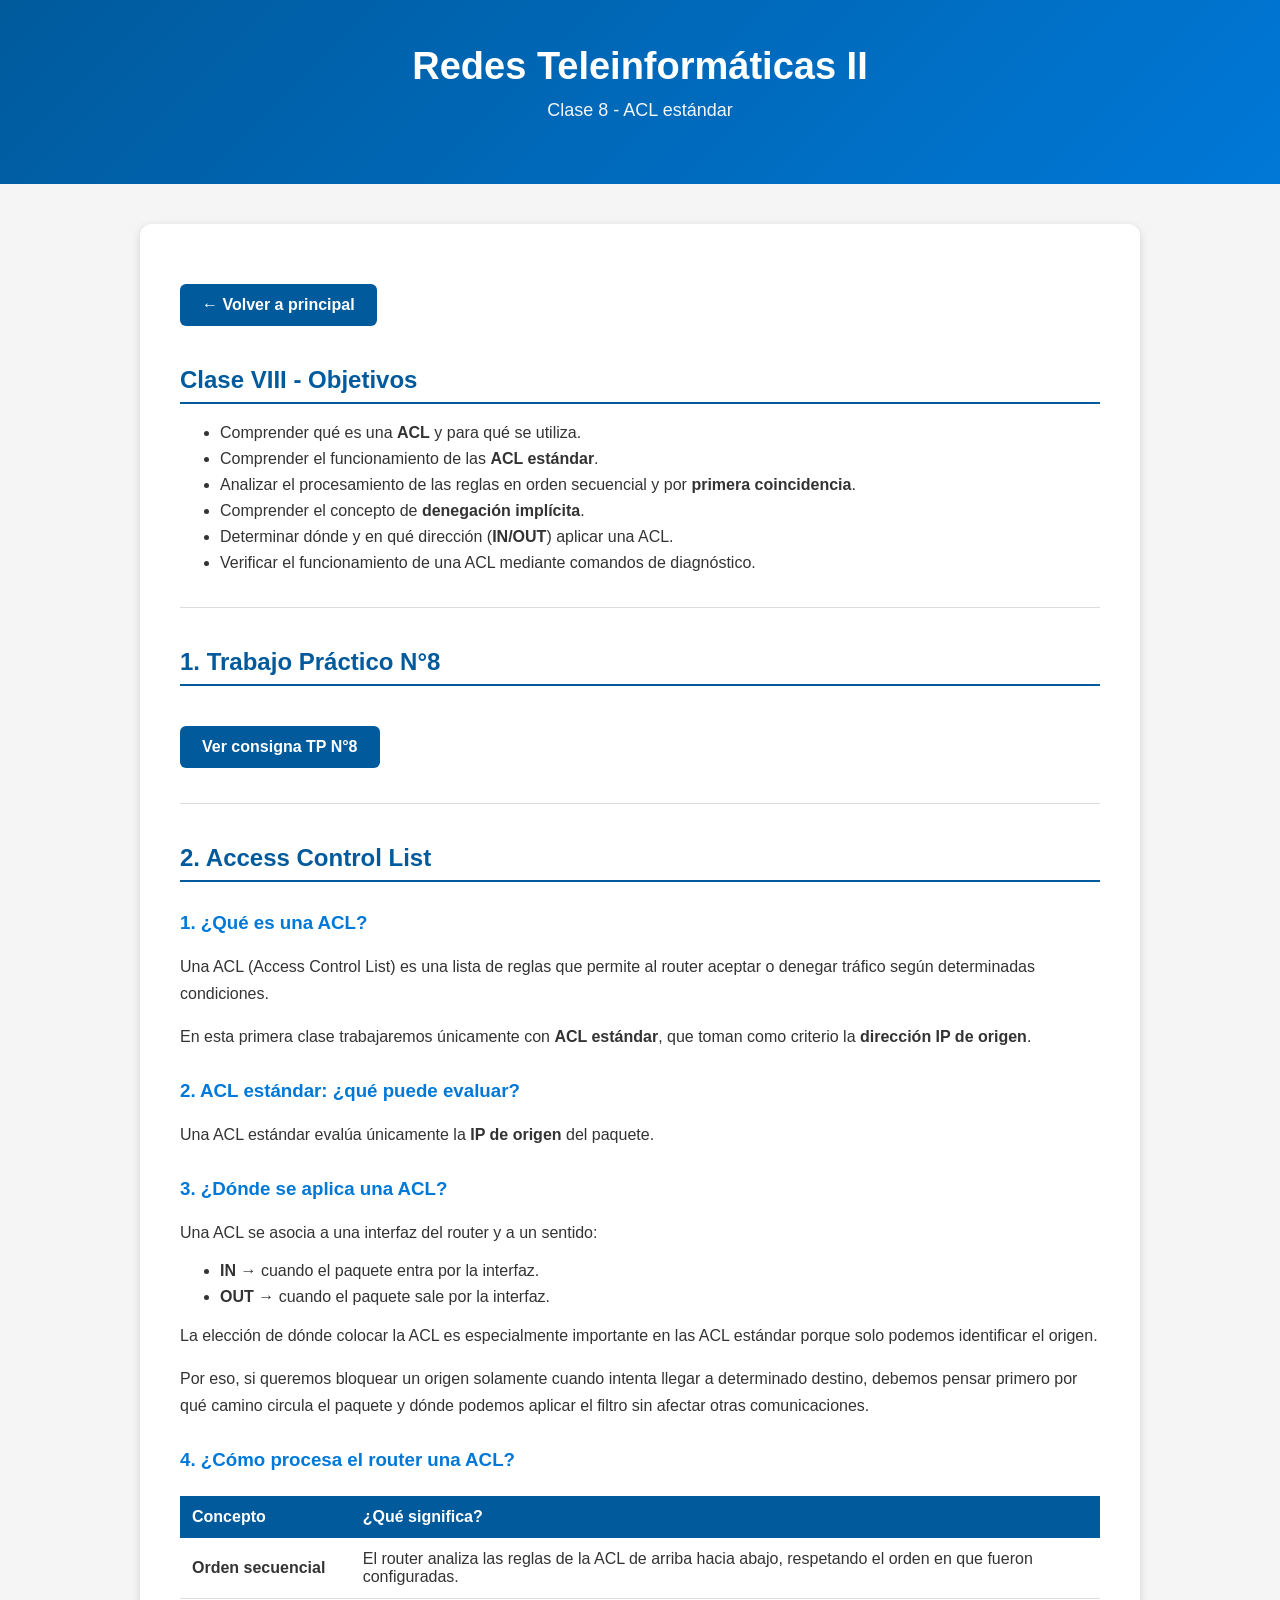
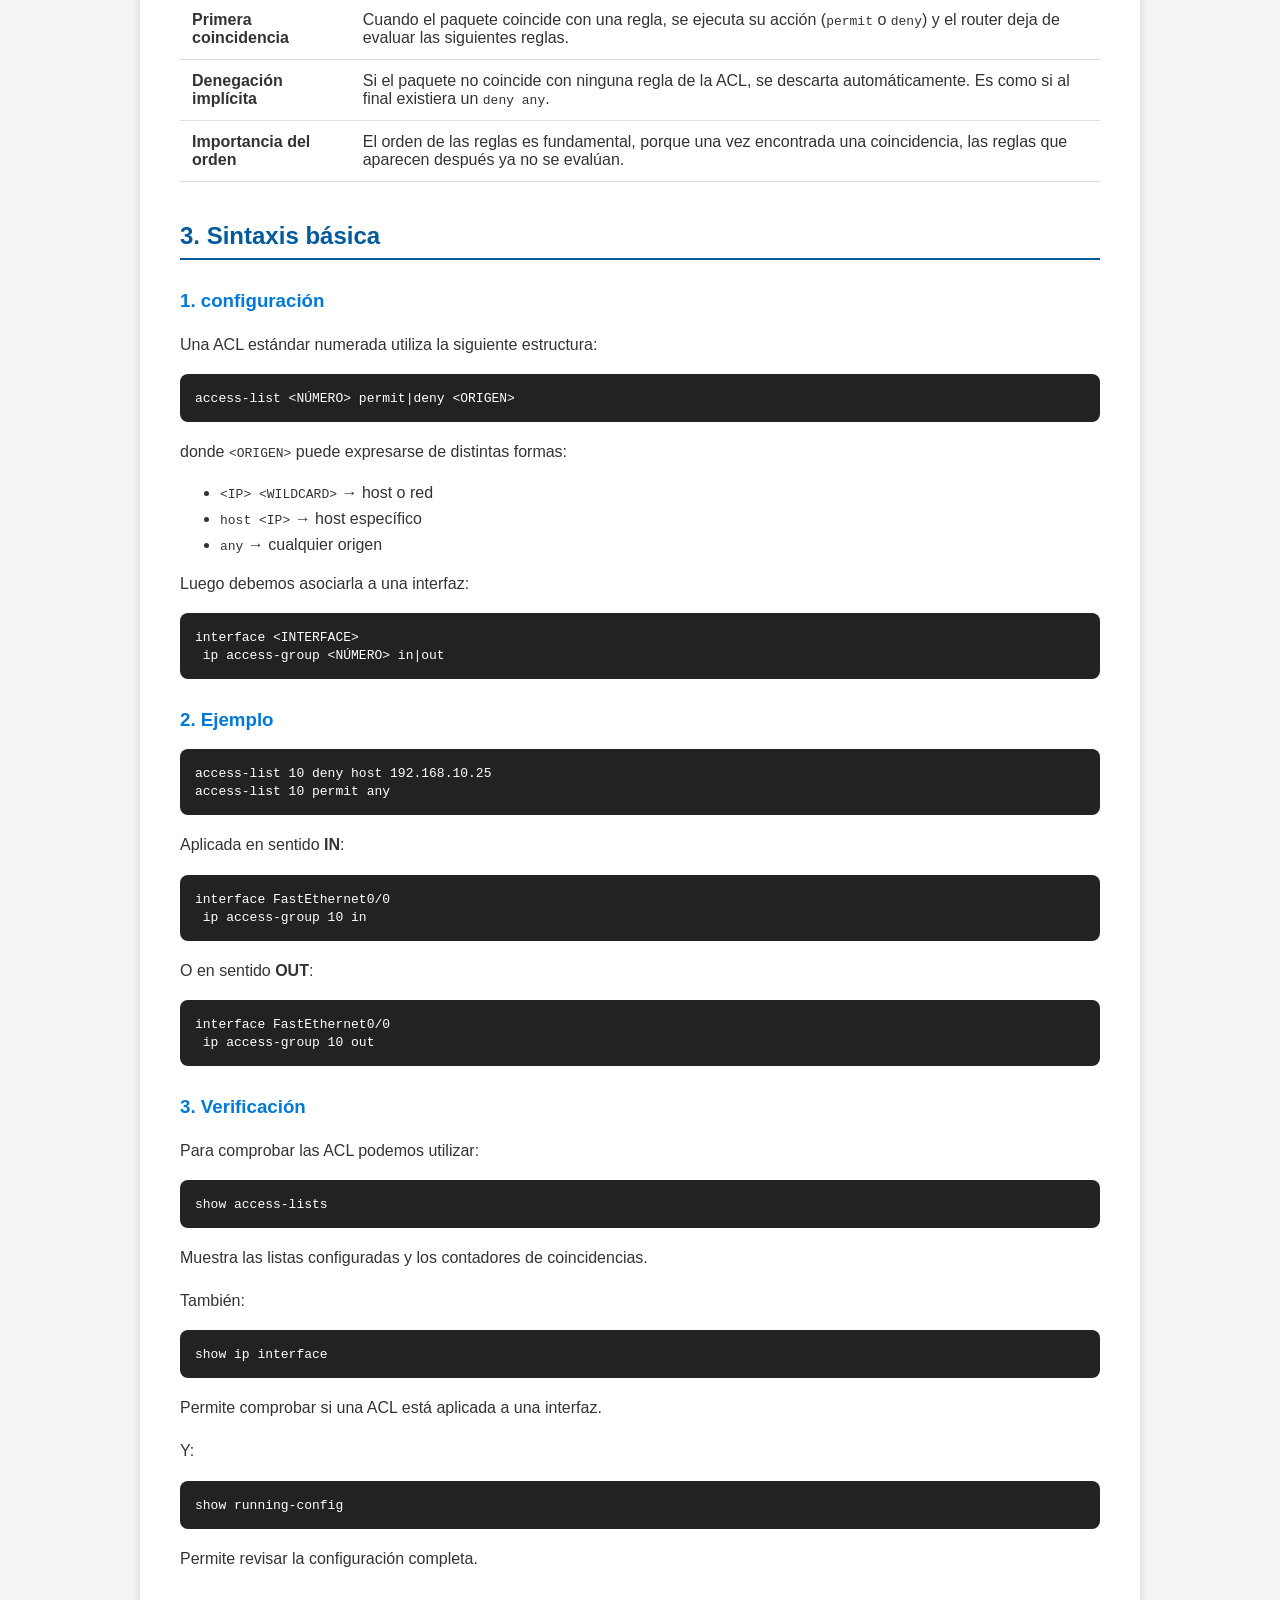
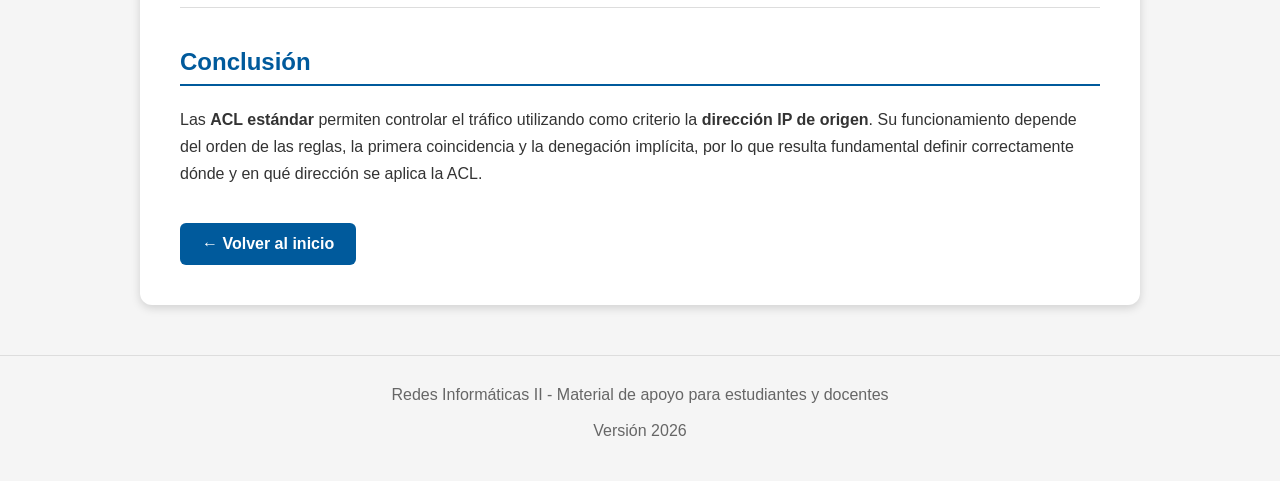
<file: clase8/index.html>
<!DOCTYPE html>
<html lang="es">

<head>
<meta charset="UTF-8">
<meta name="viewport" content="width=device-width, initial-scale=1.0">
<title>Clase 8 - ACL estándar</title>
<link rel="stylesheet" href="../styles.css">
</head>


<body>

<header>

<h1>Redes Teleinformáticas II</h1>

<p>
Clase 8 - ACL estándar
</p>

</header>


<div class="lesson">


<a class="button" href="../index.html">
← Volver a principal
</a>




<h2>Clase VIII - Objetivos</h2>

<ul>
<li>Comprender qué es una <strong>ACL</strong> y para qué se utiliza.</li>
<li>Comprender el funcionamiento de las <strong>ACL estándar</strong>.</li>
<li>Analizar el procesamiento de las reglas en orden secuencial y por <strong>primera coincidencia</strong>.</li>
<li>Comprender el concepto de <strong>denegación implícita</strong>.</li>
<li>Determinar dónde y en qué dirección (<strong>IN/OUT</strong>) aplicar una ACL.</li>
<li>Verificar el funcionamiento de una ACL mediante comandos de diagnóstico.</li>
</ul>




<hr>


<h2>1. Trabajo Práctico N°8</h2>

<a class="button"
href="https://docs.google.com/document/d/1tKKE2cj7lMfBCvgJO9ugzXsqBJLnlfIu/edit"
target="_blank">


Ver consigna TP N°8
</a>



<hr>

<h2>2. Access Control List</h2>

<h3>1. ¿Qué es una ACL?</h3>

    <p>
        Una ACL (Access Control List) es una lista de reglas que permite al router
        aceptar o denegar tráfico según determinadas condiciones.
    </p>

    <p>
        En esta primera clase trabajaremos únicamente con <strong>ACL estándar</strong>,
        que toman como criterio la <strong>dirección IP de origen</strong>.
    </p>



<h3>2. ACL estándar: ¿qué puede evaluar?</h3>

    <p>
        Una ACL estándar evalúa únicamente la <strong>IP de origen</strong> del paquete.
    </p>


<h3>3. ¿Dónde se aplica una ACL?</h3>

    <p>
        Una ACL se asocia a una interfaz del router y a un sentido:
    </p>

    <ul>
        <li><strong>IN</strong> → cuando el paquete entra por la interfaz.</li>
        <li><strong>OUT</strong> → cuando el paquete sale por la interfaz.</li>
    </ul>

    <p>
        La elección de dónde colocar la ACL es especialmente importante en las
        ACL estándar porque solo podemos identificar el origen.
    </p>

    <p>
        Por eso, si queremos bloquear un origen solamente cuando intenta llegar
        a determinado destino, debemos pensar primero por qué camino circula el
        paquete y dónde podemos aplicar el filtro sin afectar otras comunicaciones.
    </p>
	
	



<h3>4. ¿Cómo procesa el router una ACL?</h3>

<table>
<tr>
<th>Concepto</th>
<th>¿Qué significa?</th>
</tr>

<tr>
<td><strong>Orden secuencial</strong></td>
<td>
El router analiza las reglas de la ACL de arriba hacia abajo, respetando el orden en que fueron configuradas.
</td>
</tr>

<tr>
<td><strong>Primera coincidencia</strong></td>
<td>
Cuando el paquete coincide con una regla, se ejecuta su acción (<code>permit</code> o <code>deny</code>) y el router deja de evaluar las siguientes reglas.
</td>
</tr>

<tr>
<td><strong>Denegación implícita</strong></td>
<td>
Si el paquete no coincide con ninguna regla de la ACL, se descarta automáticamente. Es como si al final existiera un <code>deny any</code>.
</td>
</tr>

<tr>
<td><strong>Importancia del orden</strong></td>
<td>
El orden de las reglas es fundamental, porque una vez encontrada una coincidencia, las reglas que aparecen después ya no se evalúan.
</td>
</tr>
</table>








<h2>3. Sintaxis básica </h2>



    <h3>1. configuración</h3>


    <p>
        Una ACL estándar numerada utiliza la siguiente estructura:
    </p>

    <pre><code>access-list &lt;NÚMERO&gt; permit|deny &lt;ORIGEN&gt;</code></pre>

    <p>
        donde <code>&lt;ORIGEN&gt;</code> puede expresarse de distintas formas:
    </p>

    <ul>
        <li><code>&lt;IP&gt; &lt;WILDCARD&gt;</code> → host o red</li>
        <li><code>host &lt;IP&gt;</code> → host específico</li>
        <li><code>any</code> → cualquier origen</li>
    </ul>

    <p>
        Luego debemos asociarla a una interfaz:
    </p>

    <pre><code>interface &lt;INTERFACE&gt;
 ip access-group &lt;NÚMERO&gt; in|out</code></pre>

    <h3>2. Ejemplo</h3>

    <pre><code>access-list 10 deny host 192.168.10.25
access-list 10 permit any</code></pre>

    <p>Aplicada en sentido <strong>IN</strong>:</p>

    <pre><code>interface FastEthernet0/0
 ip access-group 10 in</code></pre>

    <p>O en sentido <strong>OUT</strong>:</p>

    <pre><code>interface FastEthernet0/0
 ip access-group 10 out</code></pre>


  

    <h3>3. Verificación</h3>

    <p>Para comprobar las ACL podemos utilizar:</p>

    <pre><code>show access-lists</code></pre>

    <p>
        Muestra las listas configuradas y los contadores de coincidencias.
    </p>

    <p>También:</p>

    <pre><code>show ip interface</code></pre>

    <p>
        Permite comprobar si una ACL está aplicada a una interfaz.
    </p>

    <p>Y:</p>

    <pre><code>show running-config</code></pre>

    <p>
        Permite revisar la configuración completa.
    </p>

   

<hr>



<h2>Conclusión</h2>

<p>
Las <strong>ACL estándar</strong> permiten controlar el tráfico utilizando como criterio la <strong>dirección IP de origen</strong>. Su funcionamiento depende del orden de las reglas, la primera coincidencia y la denegación implícita, por lo que resulta fundamental definir correctamente dónde y en qué dirección se aplica la ACL.
</p>

<a class="button" href="./index.html">
← Volver al inicio
</a>


</div>


<footer>

Redes Informáticas II - Material de apoyo para estudiantes y docentes

<br><br>

Versión 2026

</footer>


</body>

</html>
</file>
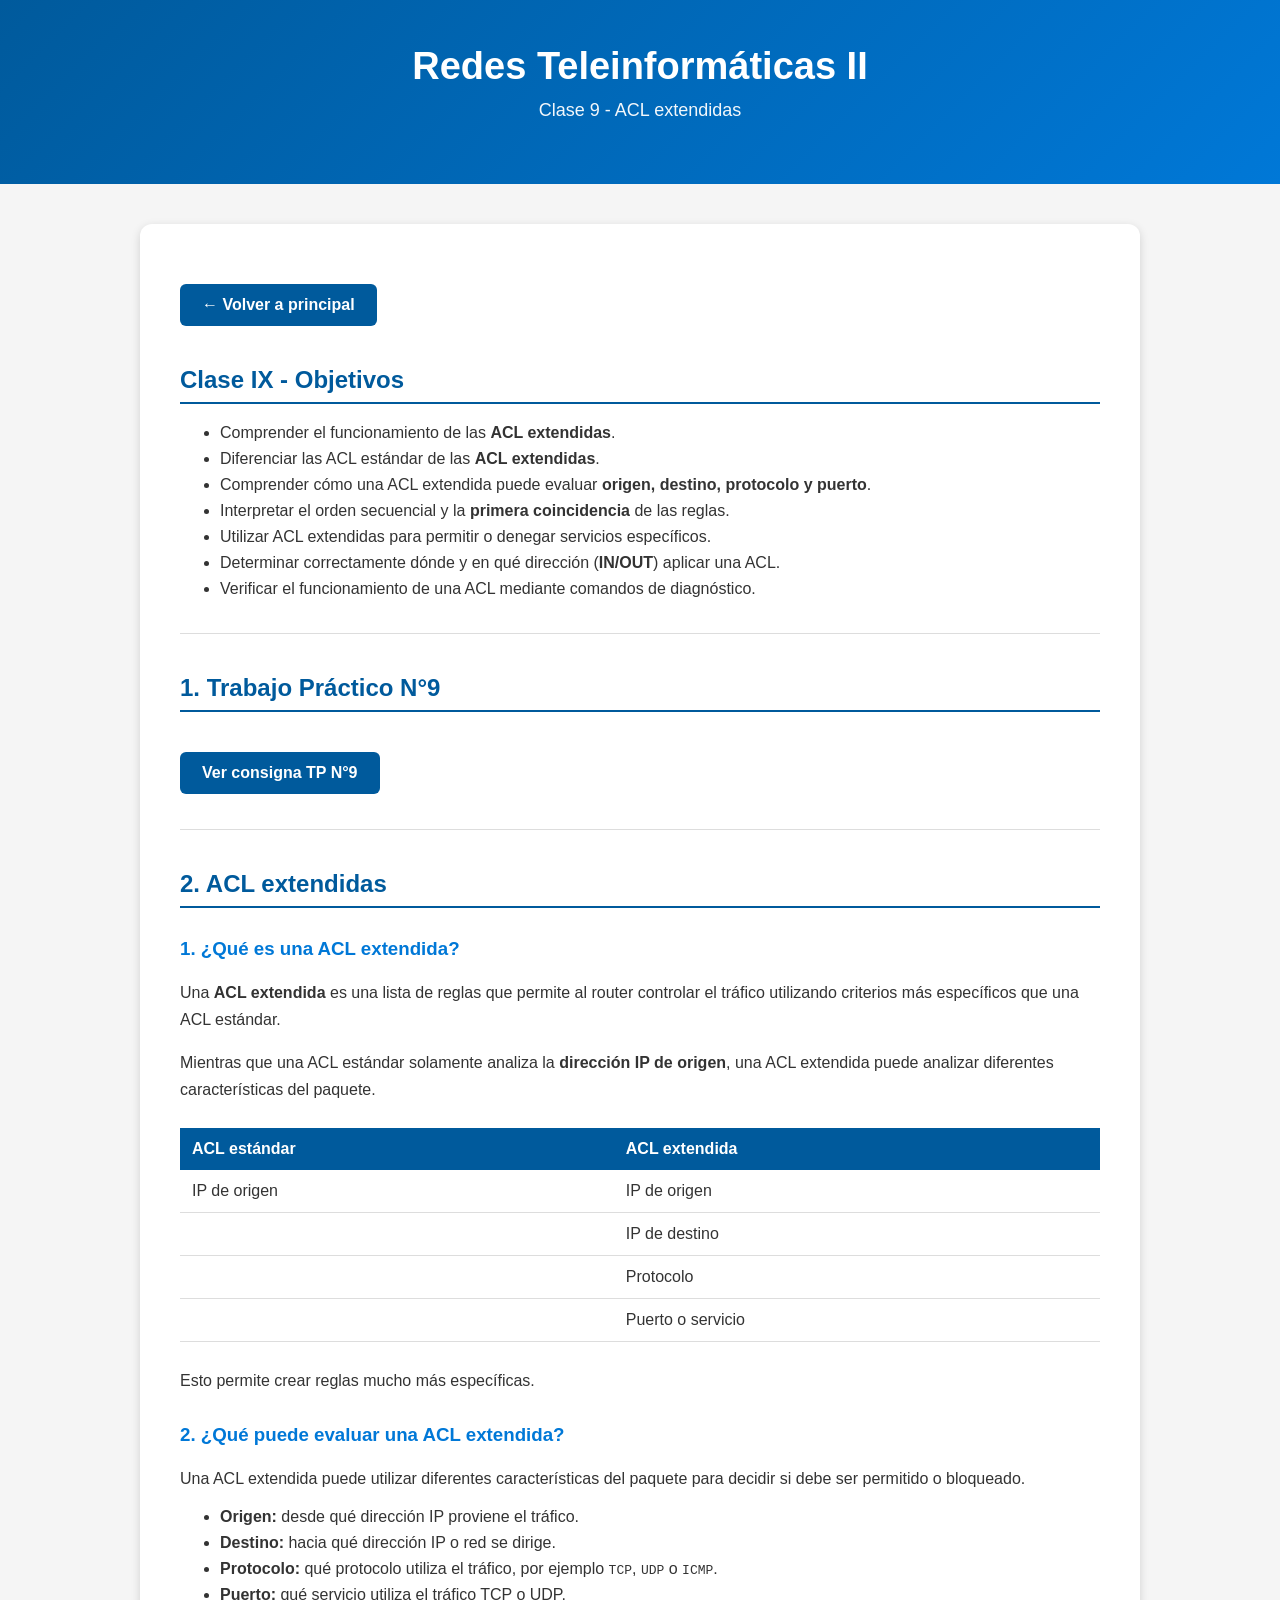
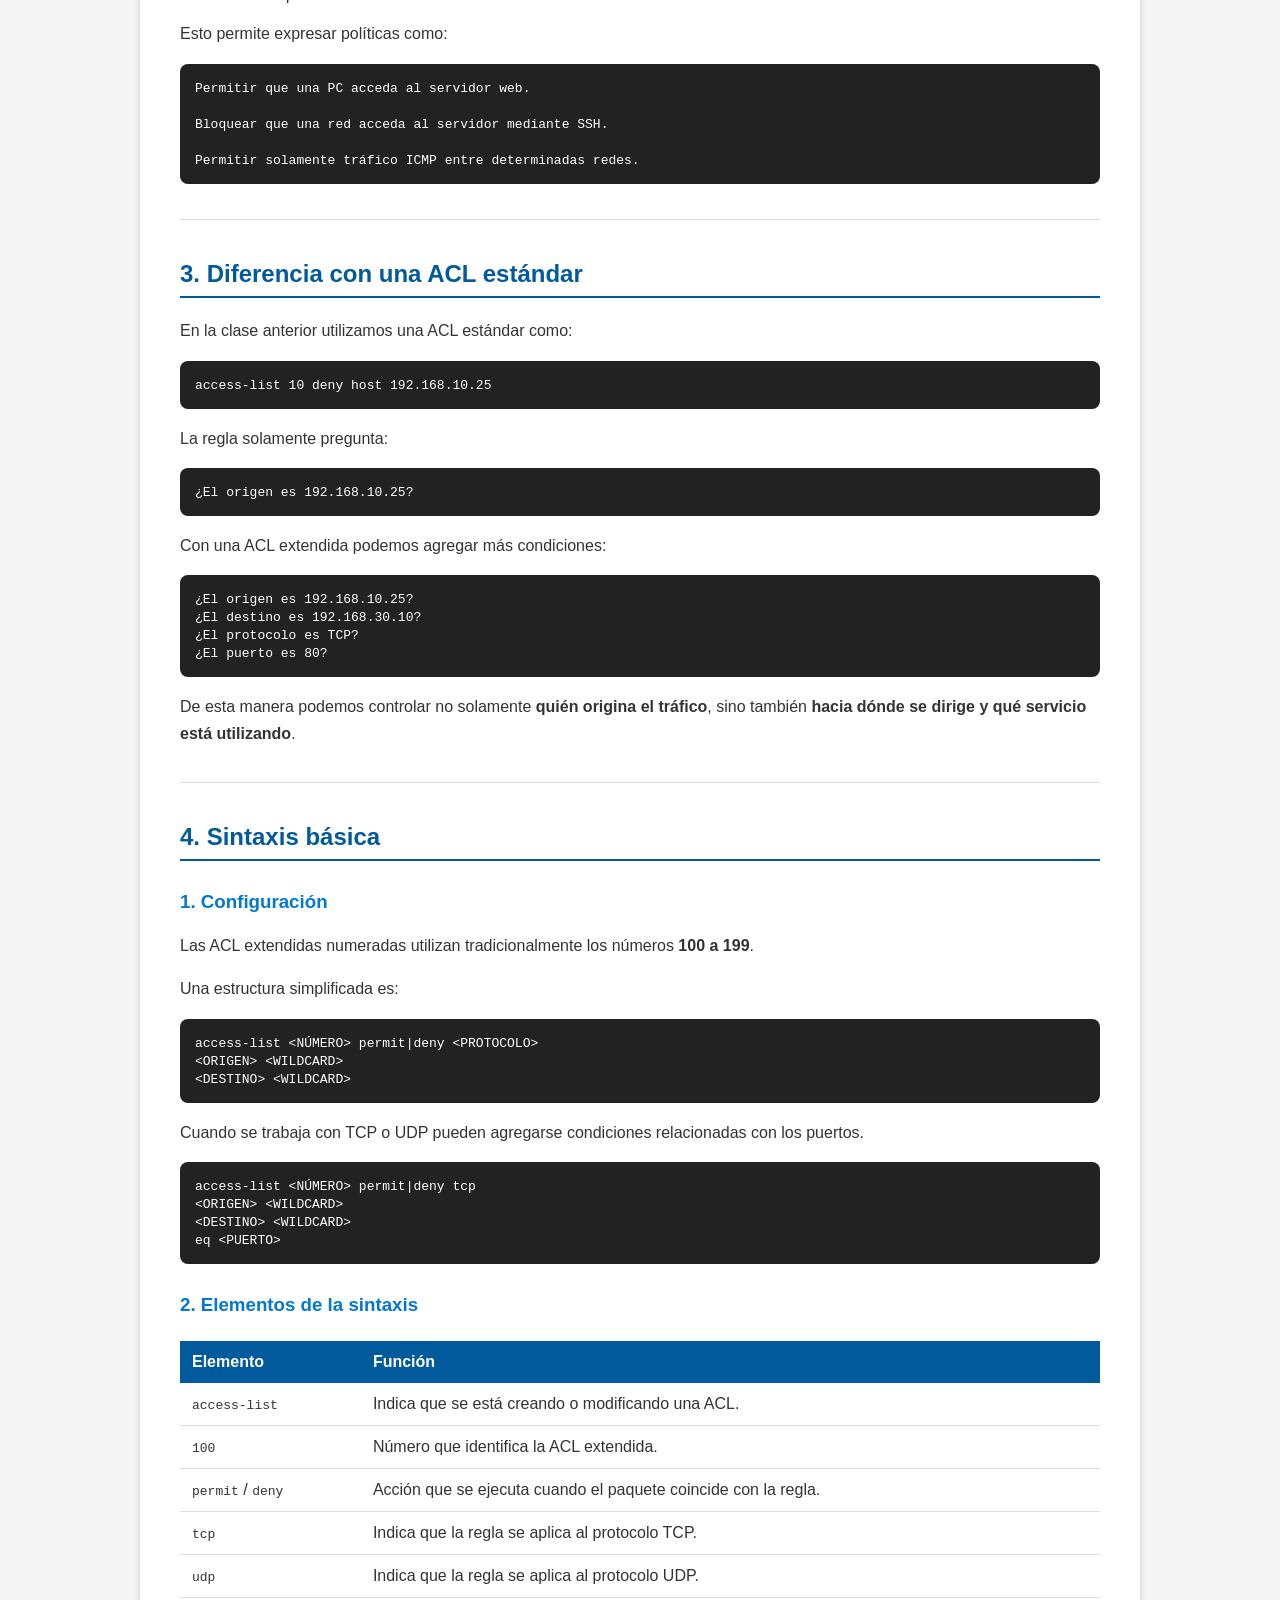
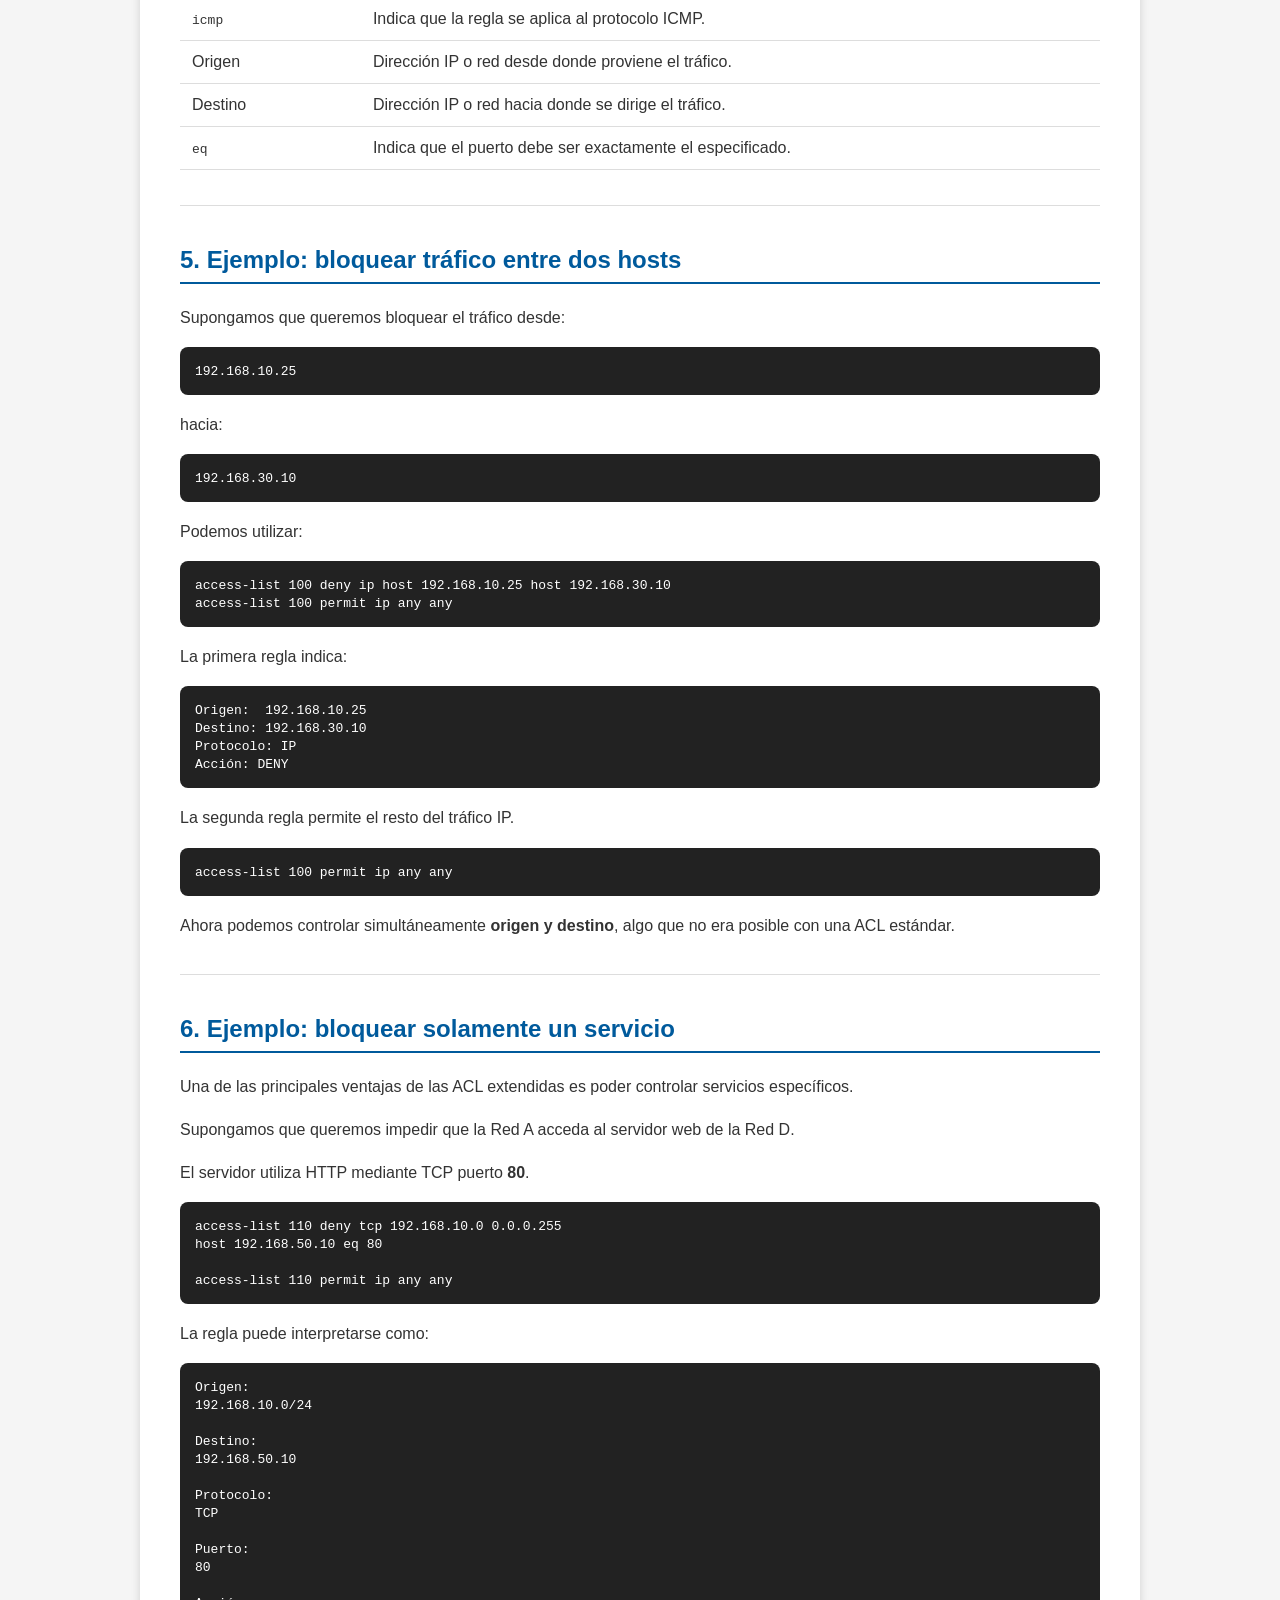
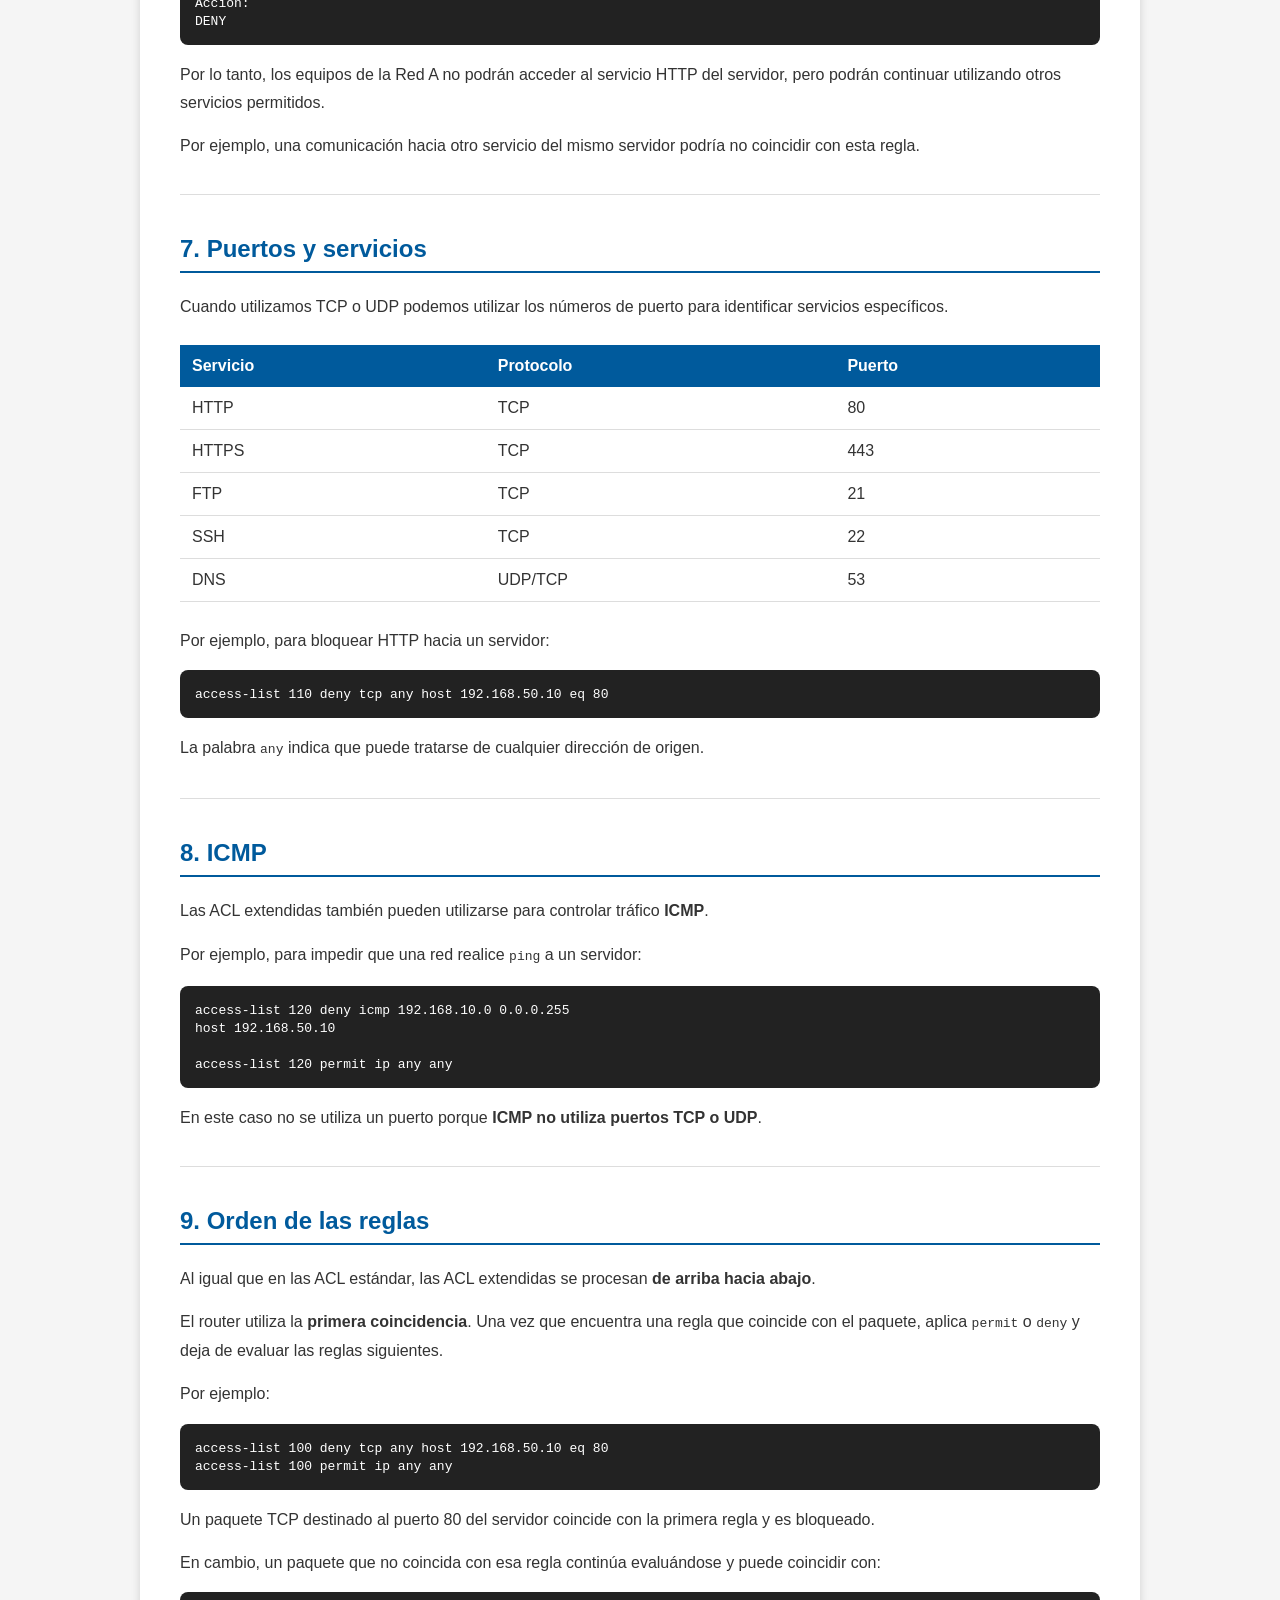
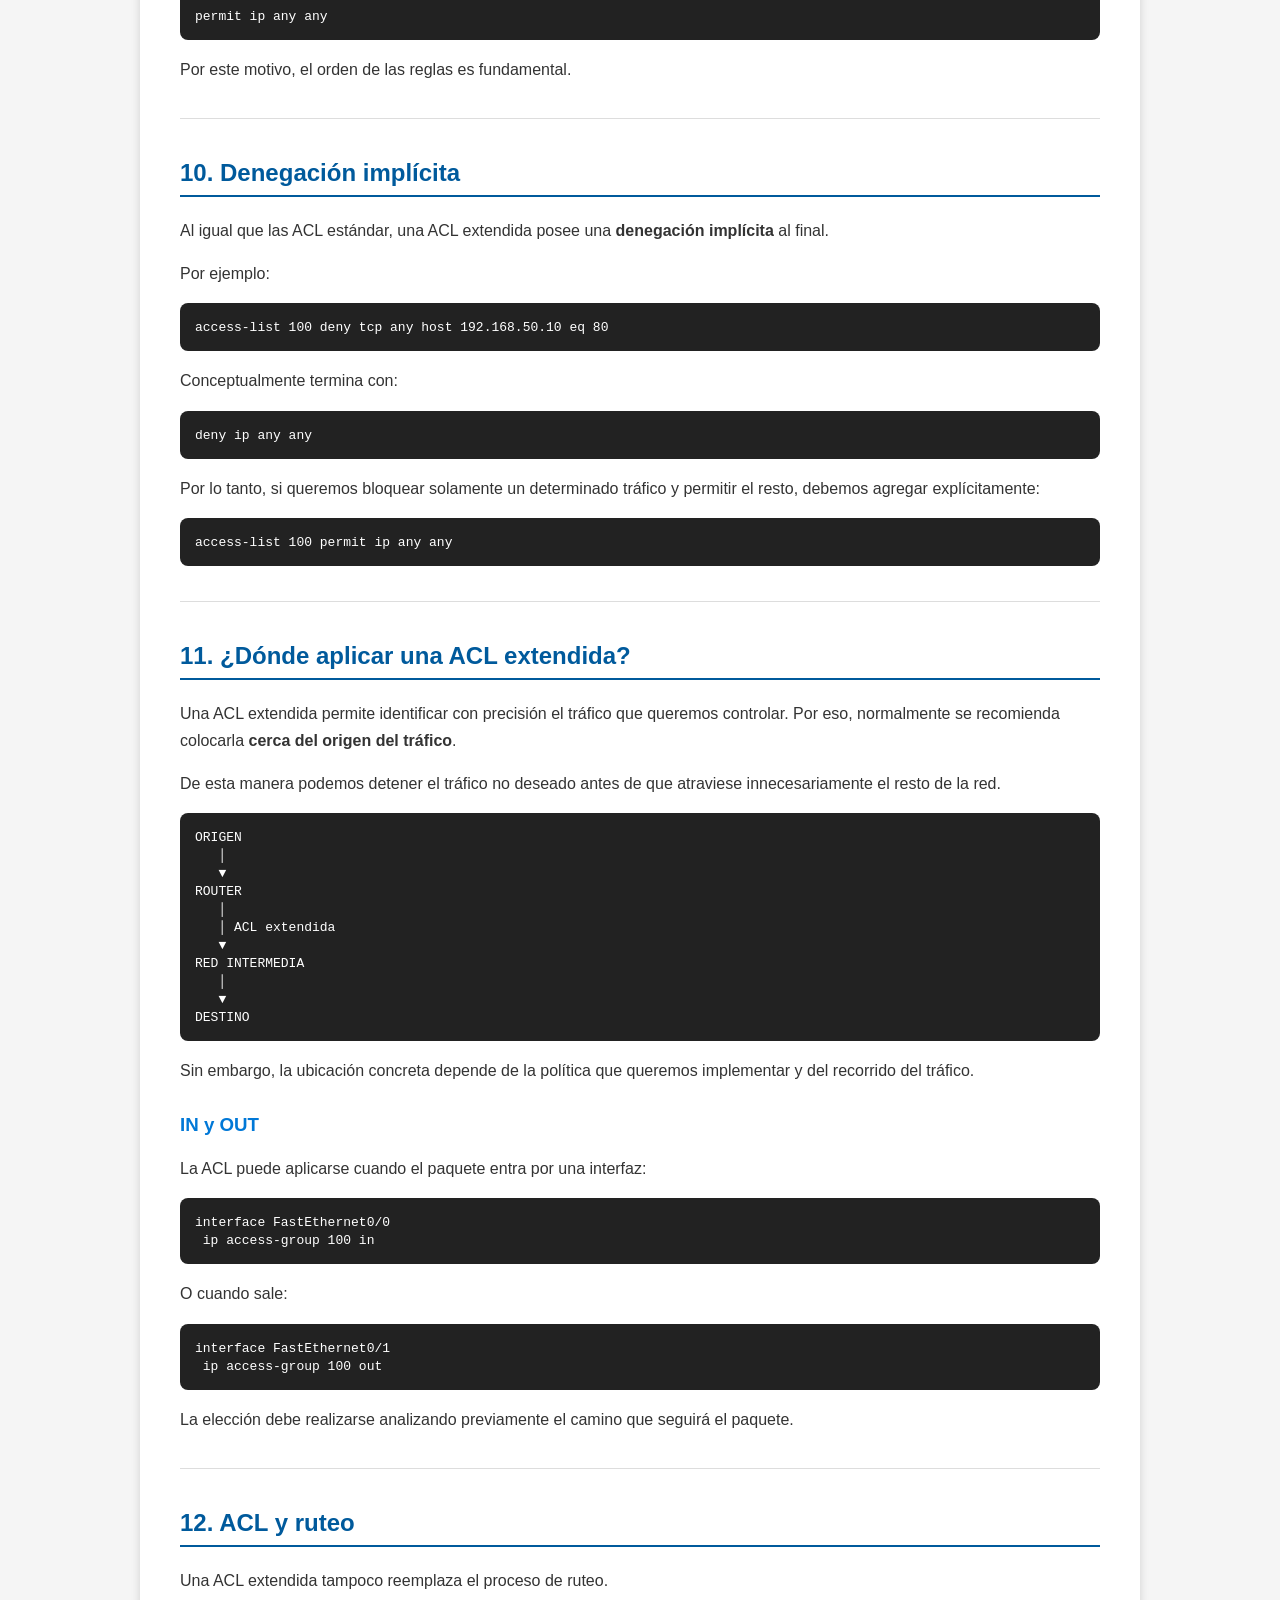
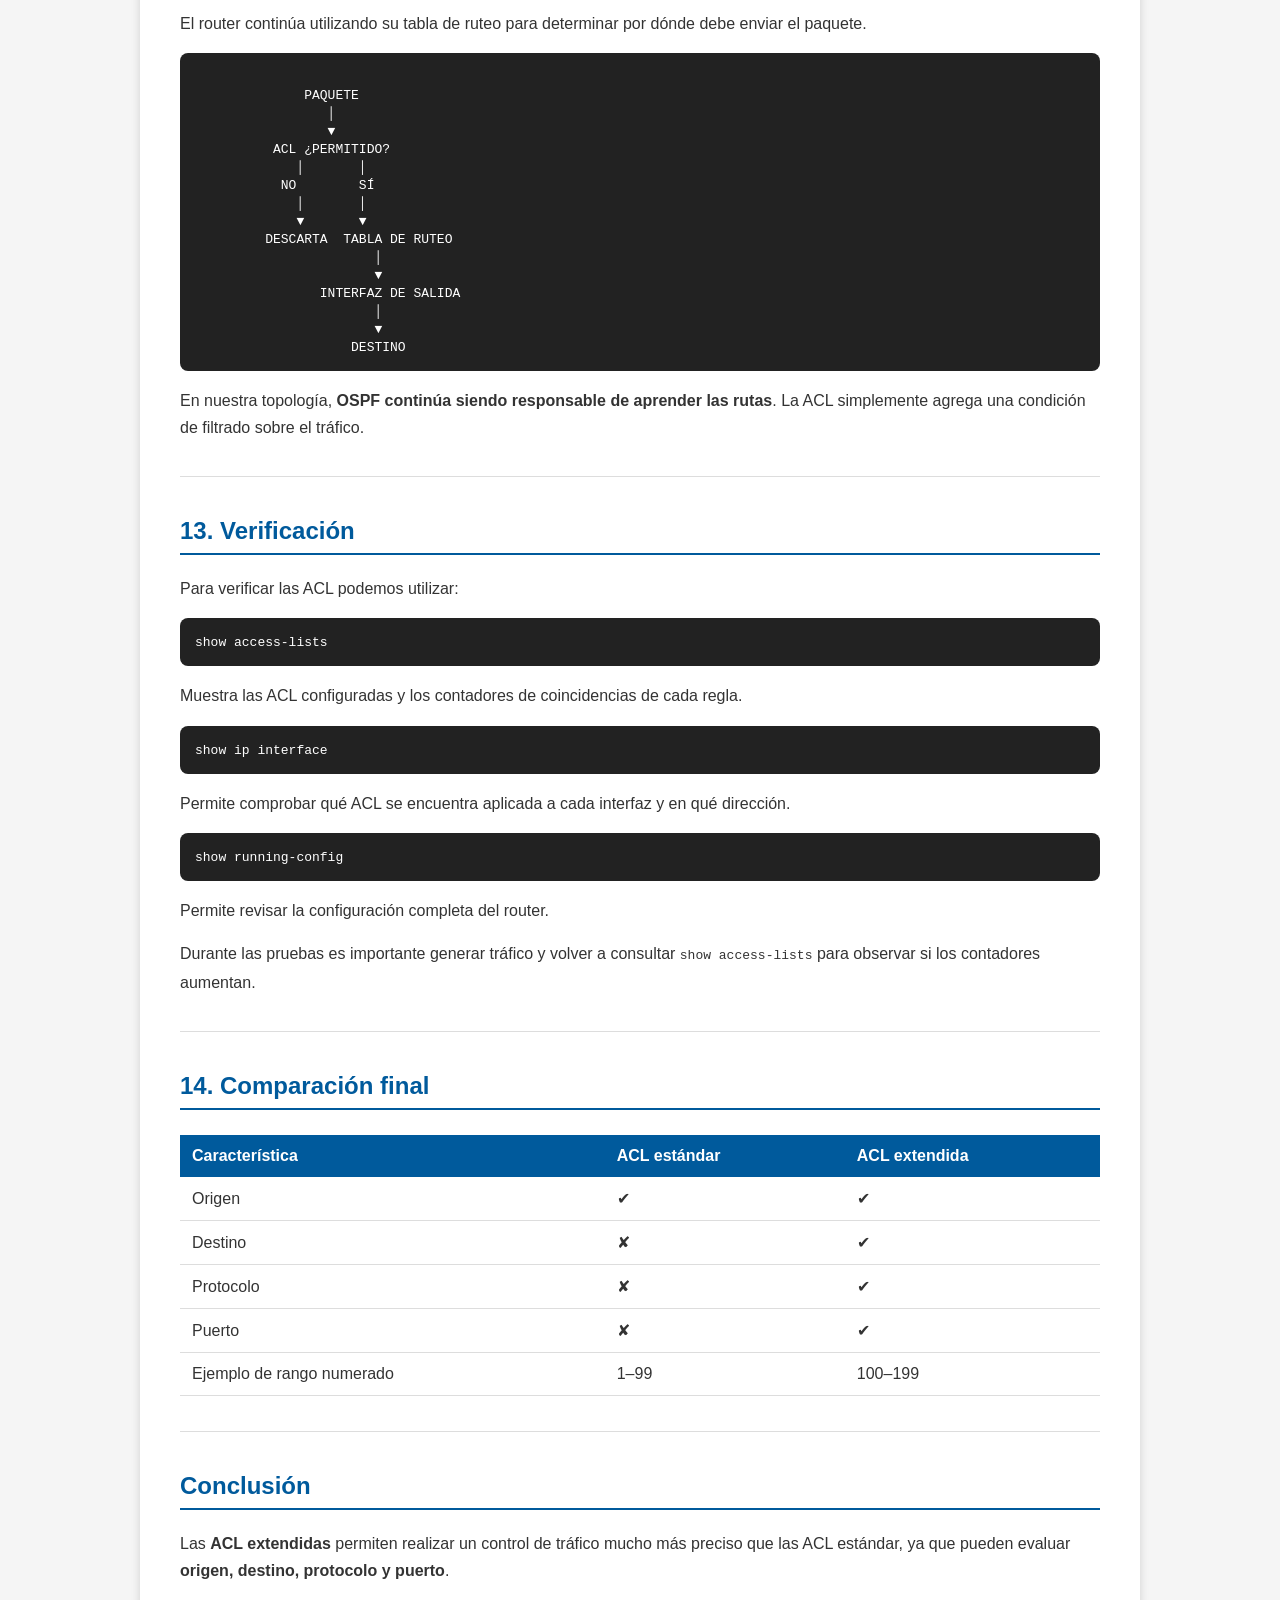
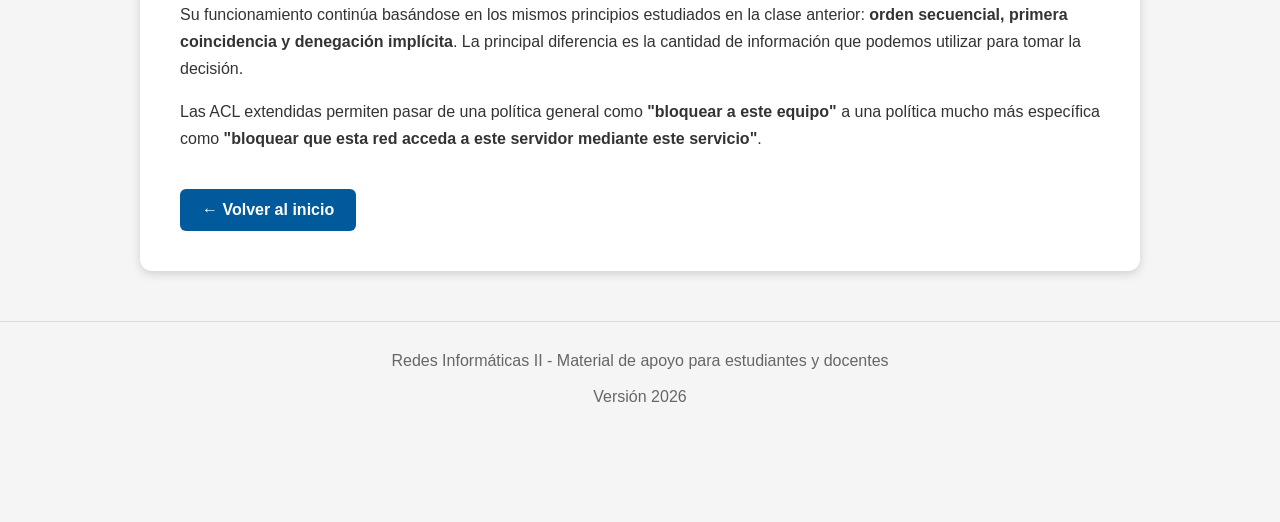
<file: clase9/index.html>
<!DOCTYPE html>
<html lang="es">

<head>
<meta charset="UTF-8">
<meta name="viewport" content="width=device-width, initial-scale=1.0">
<title>Clase 9 - ACL extendidas</title>
<link rel="stylesheet" href="../styles.css">
</head>


<body>

<header>

<h1>Redes Teleinformáticas II</h1>

<p>
Clase 9 - ACL extendidas
</p>

</header>


<div class="lesson">


<a class="button" href="../index.html">
← Volver a principal
</a>




<h2>Clase IX - Objetivos</h2>

<ul>
<li>Comprender el funcionamiento de las <strong>ACL extendidas</strong>.</li>
<li>Diferenciar las ACL estándar de las <strong>ACL extendidas</strong>.</li>
<li>Comprender cómo una ACL extendida puede evaluar <strong>origen, destino, protocolo y puerto</strong>.</li>
<li>Interpretar el orden secuencial y la <strong>primera coincidencia</strong> de las reglas.</li>
<li>Utilizar ACL extendidas para permitir o denegar servicios específicos.</li>
<li>Determinar correctamente dónde y en qué dirección (<strong>IN/OUT</strong>) aplicar una ACL.</li>
<li>Verificar el funcionamiento de una ACL mediante comandos de diagnóstico.</li>
</ul>




<hr>


<h2>1. Trabajo Práctico N°9</h2>

<a class="button"
href="https://docs.google.com/document/d/11zCEWqo1L4bZPH6fbvSk74nGyX5IyLTw/edit"
target="_blank">

Ver consigna TP N°9
</a>



<hr>


<h2>2. ACL extendidas</h2>


<h3>1. ¿Qué es una ACL extendida?</h3>

<p>
Una <strong>ACL extendida</strong> es una lista de reglas que permite al router
controlar el tráfico utilizando criterios más específicos que una ACL estándar.
</p>

<p>
Mientras que una ACL estándar solamente analiza la
<strong>dirección IP de origen</strong>, una ACL extendida puede analizar
diferentes características del paquete.
</p>


<table>

<tr>
<th>ACL estándar</th>
<th>ACL extendida</th>
</tr>

<tr>
<td>IP de origen</td>
<td>IP de origen</td>
</tr>

<tr>
<td></td>
<td>IP de destino</td>
</tr>

<tr>
<td></td>
<td>Protocolo</td>
</tr>

<tr>
<td></td>
<td>Puerto o servicio</td>
</tr>

</table>


<p>
Esto permite crear reglas mucho más específicas.
</p>


<h3>2. ¿Qué puede evaluar una ACL extendida?</h3>

<p>
Una ACL extendida puede utilizar diferentes características del paquete
para decidir si debe ser permitido o bloqueado.
</p>

<ul>

<li><strong>Origen:</strong> desde qué dirección IP proviene el tráfico.</li>

<li><strong>Destino:</strong> hacia qué dirección IP o red se dirige.</li>

<li><strong>Protocolo:</strong> qué protocolo utiliza el tráfico, por ejemplo
<code>TCP</code>, <code>UDP</code> o <code>ICMP</code>.</li>

<li><strong>Puerto:</strong> qué servicio utiliza el tráfico TCP o UDP.</li>

</ul>


<p>
Esto permite expresar políticas como:
</p>

<pre><code>Permitir que una PC acceda al servidor web.

Bloquear que una red acceda al servidor mediante SSH.

Permitir solamente tráfico ICMP entre determinadas redes.</code></pre>


<hr>


<h2>3. Diferencia con una ACL estándar</h2>


<p>
En la clase anterior utilizamos una ACL estándar como:
</p>

<pre><code>access-list 10 deny host 192.168.10.25</code></pre>

<p>
La regla solamente pregunta:
</p>

<pre><code>¿El origen es 192.168.10.25?</code></pre>

<p>
Con una ACL extendida podemos agregar más condiciones:
</p>

<pre><code>¿El origen es 192.168.10.25?
¿El destino es 192.168.30.10?
¿El protocolo es TCP?
¿El puerto es 80?</code></pre>

<p>
De esta manera podemos controlar no solamente
<strong>quién origina el tráfico</strong>, sino también
<strong>hacia dónde se dirige y qué servicio está utilizando</strong>.
</p>



<hr>


<h2>4. Sintaxis básica</h2>


<h3>1. Configuración</h3>

<p>
Las ACL extendidas numeradas utilizan tradicionalmente los números
<strong>100 a 199</strong>.
</p>

<p>
Una estructura simplificada es:
</p>

<pre><code>access-list &lt;NÚMERO&gt; permit|deny &lt;PROTOCOLO&gt;
&lt;ORIGEN&gt; &lt;WILDCARD&gt;
&lt;DESTINO&gt; &lt;WILDCARD&gt;</code></pre>


<p>
Cuando se trabaja con TCP o UDP pueden agregarse condiciones relacionadas
con los puertos.
</p>

<pre><code>access-list &lt;NÚMERO&gt; permit|deny tcp
&lt;ORIGEN&gt; &lt;WILDCARD&gt;
&lt;DESTINO&gt; &lt;WILDCARD&gt;
eq &lt;PUERTO&gt;</code></pre>


<h3>2. Elementos de la sintaxis</h3>

<table>

<tr>
<th>Elemento</th>
<th>Función</th>
</tr>

<tr>
<td><code>access-list</code></td>
<td>Indica que se está creando o modificando una ACL.</td>
</tr>

<tr>
<td><code>100</code></td>
<td>Número que identifica la ACL extendida.</td>
</tr>

<tr>
<td><code>permit</code> / <code>deny</code></td>
<td>Acción que se ejecuta cuando el paquete coincide con la regla.</td>
</tr>

<tr>
<td><code>tcp</code></td>
<td>Indica que la regla se aplica al protocolo TCP.</td>
</tr>

<tr>
<td><code>udp</code></td>
<td>Indica que la regla se aplica al protocolo UDP.</td>
</tr>

<tr>
<td><code>icmp</code></td>
<td>Indica que la regla se aplica al protocolo ICMP.</td>
</tr>

<tr>
<td>Origen</td>
<td>Dirección IP o red desde donde proviene el tráfico.</td>
</tr>

<tr>
<td>Destino</td>
<td>Dirección IP o red hacia donde se dirige el tráfico.</td>
</tr>

<tr>
<td><code>eq</code></td>
<td>Indica que el puerto debe ser exactamente el especificado.</td>
</tr>

</table>



<hr>


<h2>5. Ejemplo: bloquear tráfico entre dos hosts</h2>


<p>
Supongamos que queremos bloquear el tráfico desde:
</p>

<pre><code>192.168.10.25</code></pre>

<p>
hacia:
</p>

<pre><code>192.168.30.10</code></pre>

<p>
Podemos utilizar:
</p>

<pre><code>access-list 100 deny ip host 192.168.10.25 host 192.168.30.10
access-list 100 permit ip any any</code></pre>


<p>
La primera regla indica:
</p>

<pre><code>Origen:  192.168.10.25
Destino: 192.168.30.10
Protocolo: IP
Acción: DENY</code></pre>


<p>
La segunda regla permite el resto del tráfico IP.
</p>

<pre><code>access-list 100 permit ip any any</code></pre>


<p>
Ahora podemos controlar simultáneamente <strong>origen y destino</strong>,
algo que no era posible con una ACL estándar.
</p>



<hr>


<h2>6. Ejemplo: bloquear solamente un servicio</h2>


<p>
Una de las principales ventajas de las ACL extendidas es poder controlar
servicios específicos.
</p>

<p>
Supongamos que queremos impedir que la Red A acceda al servidor web
de la Red D.
</p>

<p>
El servidor utiliza HTTP mediante TCP puerto <strong>80</strong>.
</p>


<pre><code>access-list 110 deny tcp 192.168.10.0 0.0.0.255
host 192.168.50.10 eq 80

access-list 110 permit ip any any</code></pre>


<p>
La regla puede interpretarse como:
</p>

<pre><code>Origen:
192.168.10.0/24

Destino:
192.168.50.10

Protocolo:
TCP

Puerto:
80

Acción:
DENY</code></pre>


<p>
Por lo tanto, los equipos de la Red A no podrán acceder al servicio HTTP
del servidor, pero podrán continuar utilizando otros servicios permitidos.
</p>


<p>
Por ejemplo, una comunicación hacia otro servicio del mismo servidor
podría no coincidir con esta regla.
</p>



<hr>


<h2>7. Puertos y servicios</h2>


<p>
Cuando utilizamos TCP o UDP podemos utilizar los números de puerto para
identificar servicios específicos.
</p>


<table>

<tr>
<th>Servicio</th>
<th>Protocolo</th>
<th>Puerto</th>
</tr>

<tr>
<td>HTTP</td>
<td>TCP</td>
<td>80</td>
</tr>

<tr>
<td>HTTPS</td>
<td>TCP</td>
<td>443</td>
</tr>

<tr>
<td>FTP</td>
<td>TCP</td>
<td>21</td>
</tr>

<tr>
<td>SSH</td>
<td>TCP</td>
<td>22</td>
</tr>

<tr>
<td>DNS</td>
<td>UDP/TCP</td>
<td>53</td>
</tr>

</table>


<p>
Por ejemplo, para bloquear HTTP hacia un servidor:
</p>

<pre><code>access-list 110 deny tcp any host 192.168.50.10 eq 80</code></pre>


<p>
La palabra <code>any</code> indica que puede tratarse de cualquier dirección
de origen.
</p>



<hr>


<h2>8. ICMP</h2>


<p>
Las ACL extendidas también pueden utilizarse para controlar tráfico
<strong>ICMP</strong>.
</p>

<p>
Por ejemplo, para impedir que una red realice <code>ping</code> a un servidor:
</p>

<pre><code>access-list 120 deny icmp 192.168.10.0 0.0.0.255
host 192.168.50.10

access-list 120 permit ip any any</code></pre>


<p>
En este caso no se utiliza un puerto porque
<strong>ICMP no utiliza puertos TCP o UDP</strong>.
</p>



<hr>


<h2>9. Orden de las reglas</h2>


<p>
Al igual que en las ACL estándar, las ACL extendidas se procesan
<strong>de arriba hacia abajo</strong>.
</p>

<p>
El router utiliza la <strong>primera coincidencia</strong>.
Una vez que encuentra una regla que coincide con el paquete,
aplica <code>permit</code> o <code>deny</code> y deja de evaluar
las reglas siguientes.
</p>


<p>
Por ejemplo:
</p>

<pre><code>access-list 100 deny tcp any host 192.168.50.10 eq 80
access-list 100 permit ip any any</code></pre>


<p>
Un paquete TCP destinado al puerto 80 del servidor coincide con la primera
regla y es bloqueado.
</p>


<p>
En cambio, un paquete que no coincida con esa regla continúa evaluándose
y puede coincidir con:
</p>

<pre><code>permit ip any any</code></pre>


<p>
Por este motivo, el orden de las reglas es fundamental.
</p>



<hr>


<h2>10. Denegación implícita</h2>


<p>
Al igual que las ACL estándar, una ACL extendida posee una
<strong>denegación implícita</strong> al final.
</p>


<p>
Por ejemplo:
</p>

<pre><code>access-list 100 deny tcp any host 192.168.50.10 eq 80</code></pre>


<p>
Conceptualmente termina con:
</p>

<pre><code>deny ip any any</code></pre>


<p>
Por lo tanto, si queremos bloquear solamente un determinado tráfico
y permitir el resto, debemos agregar explícitamente:
</p>

<pre><code>access-list 100 permit ip any any</code></pre>



<hr>


<h2>11. ¿Dónde aplicar una ACL extendida?</h2>


<p>
Una ACL extendida permite identificar con precisión el tráfico que queremos
controlar. Por eso, normalmente se recomienda colocarla
<strong>cerca del origen del tráfico</strong>.
</p>


<p>
De esta manera podemos detener el tráfico no deseado antes de que atraviese
innecesariamente el resto de la red.
</p>


<pre><code>ORIGEN
   │
   ▼
ROUTER
   │
   │ ACL extendida
   ▼
RED INTERMEDIA
   │
   ▼
DESTINO</code></pre>


<p>
Sin embargo, la ubicación concreta depende de la política que queremos
implementar y del recorrido del tráfico.
</p>


<h3>IN y OUT</h3>

<p>
La ACL puede aplicarse cuando el paquete entra por una interfaz:
</p>

<pre><code>interface FastEthernet0/0
 ip access-group 100 in</code></pre>


<p>
O cuando sale:
</p>

<pre><code>interface FastEthernet0/1
 ip access-group 100 out</code></pre>


<p>
La elección debe realizarse analizando previamente el camino que seguirá
el paquete.
</p>



<hr>


<h2>12. ACL y ruteo</h2>


<p>
Una ACL extendida tampoco reemplaza el proceso de ruteo.
</p>

<p>
El router continúa utilizando su tabla de ruteo para determinar
por dónde debe enviar el paquete.
</p>


<pre><code>
              PAQUETE
                 │
                 ▼
          ACL ¿PERMITIDO?
             │       │
           NO        SÍ
             │       │
             ▼       ▼
         DESCARTA  TABLA DE RUTEO
                       │
                       ▼
                INTERFAZ DE SALIDA
                       │
                       ▼
                    DESTINO
</code></pre>


<p>
En nuestra topología, <strong>OSPF continúa siendo responsable de aprender
las rutas</strong>. La ACL simplemente agrega una condición de filtrado
sobre el tráfico.
</p>



<hr>


<h2>13. Verificación</h2>


<p>
Para verificar las ACL podemos utilizar:
</p>

<pre><code>show access-lists</code></pre>

<p>
Muestra las ACL configuradas y los contadores de coincidencias de
cada regla.
</p>


<pre><code>show ip interface</code></pre>

<p>
Permite comprobar qué ACL se encuentra aplicada a cada interfaz y
en qué dirección.
</p>


<pre><code>show running-config</code></pre>

<p>
Permite revisar la configuración completa del router.
</p>


<p>
Durante las pruebas es importante generar tráfico y volver a consultar
<code>show access-lists</code> para observar si los contadores aumentan.
</p>



<hr>


<h2>14. Comparación final</h2>


<table>

<tr>
<th>Característica</th>
<th>ACL estándar</th>
<th>ACL extendida</th>
</tr>

<tr>
<td>Origen</td>
<td>✔</td>
<td>✔</td>
</tr>

<tr>
<td>Destino</td>
<td>✘</td>
<td>✔</td>
</tr>

<tr>
<td>Protocolo</td>
<td>✘</td>
<td>✔</td>
</tr>

<tr>
<td>Puerto</td>
<td>✘</td>
<td>✔</td>
</tr>

<tr>
<td>Ejemplo de rango numerado</td>
<td>1–99</td>
<td>100–199</td>
</tr>

</table>



<hr>


<h2>Conclusión</h2>

<p>
Las <strong>ACL extendidas</strong> permiten realizar un control de tráfico
mucho más preciso que las ACL estándar, ya que pueden evaluar
<strong>origen, destino, protocolo y puerto</strong>.
</p>

<p>
Su funcionamiento continúa basándose en los mismos principios estudiados
en la clase anterior: <strong>orden secuencial, primera coincidencia y
denegación implícita</strong>. La principal diferencia es la cantidad de
información que podemos utilizar para tomar la decisión.
</p>

<p>
Las ACL extendidas permiten pasar de una política general como
<strong>"bloquear a este equipo"</strong> a una política mucho más
específica como <strong>"bloquear que esta red acceda a este servidor
mediante este servicio"</strong>.
</p>


<a class="button" href="./index.html">
← Volver al inicio
</a>


</div>


<footer>

Redes Informáticas II - Material de apoyo para estudiantes y docentes

<br><br>

Versión 2026

</footer>


</body>

</html>
</file>
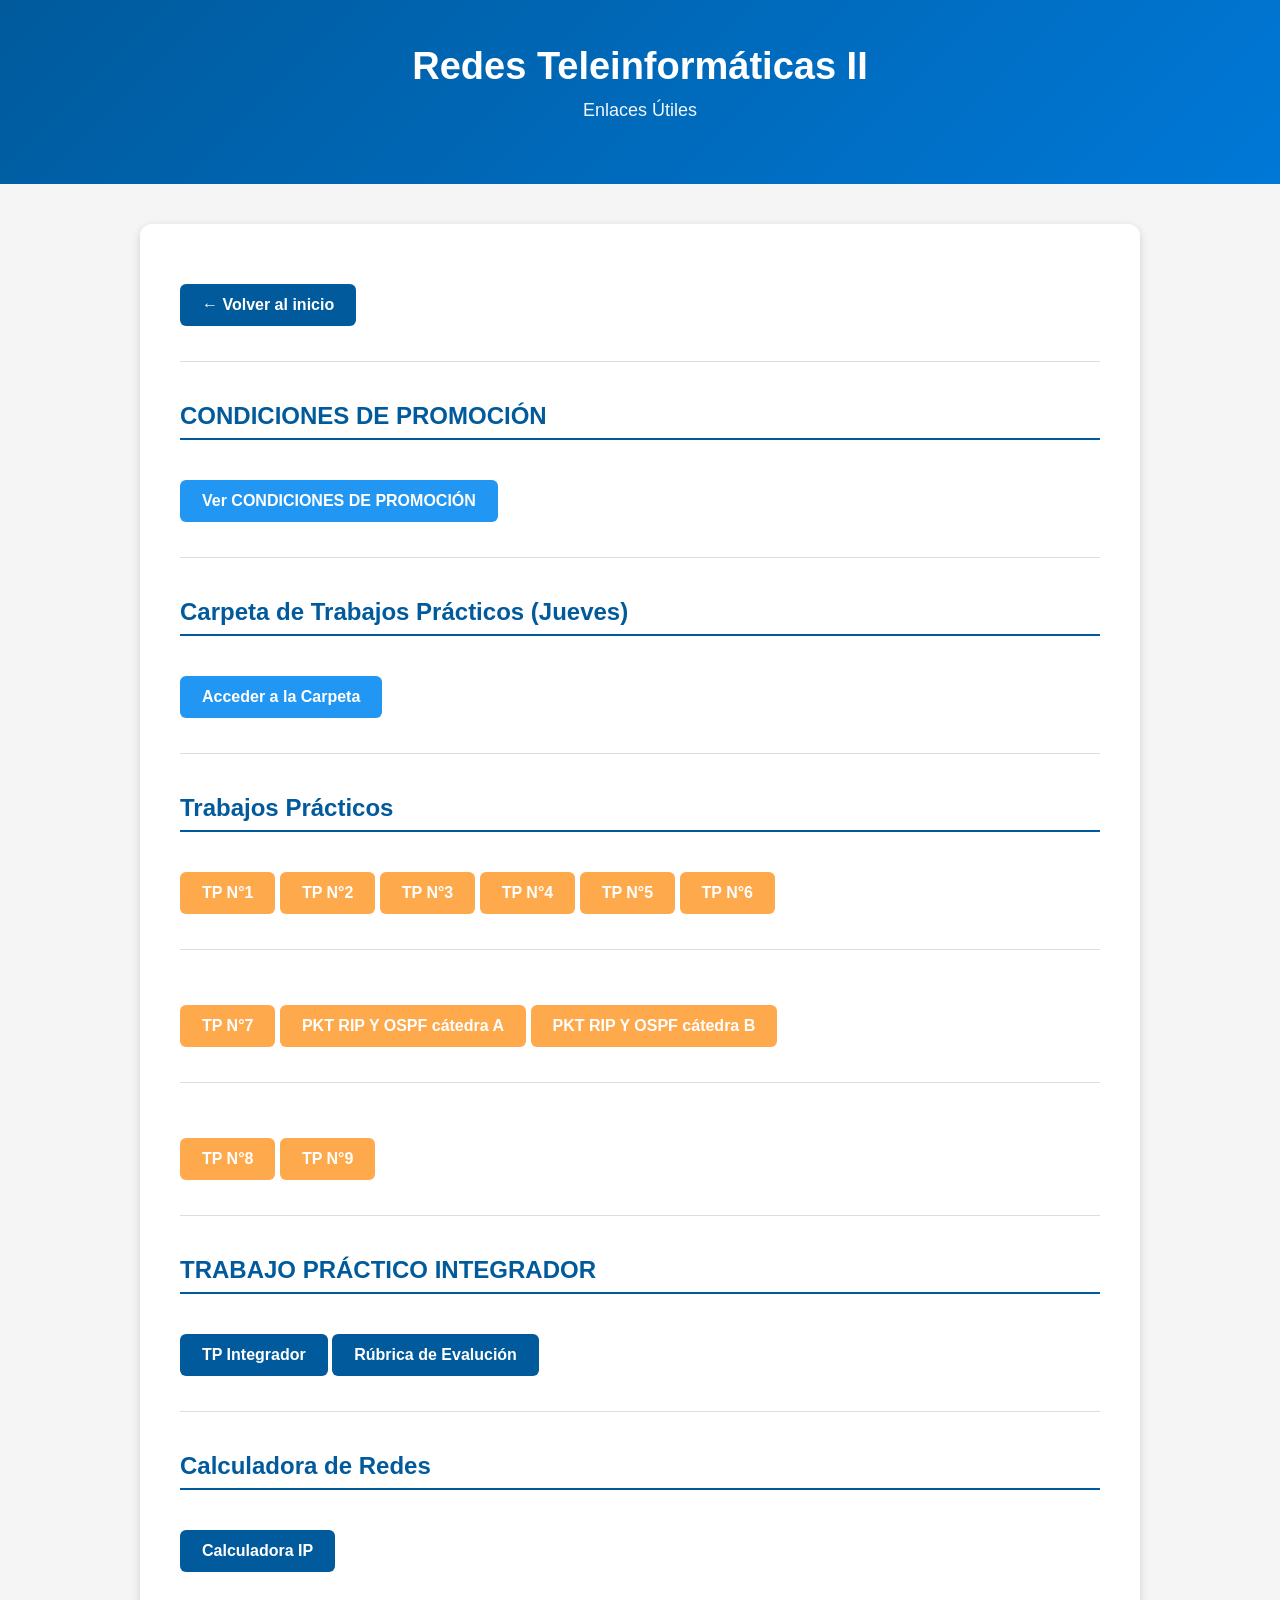
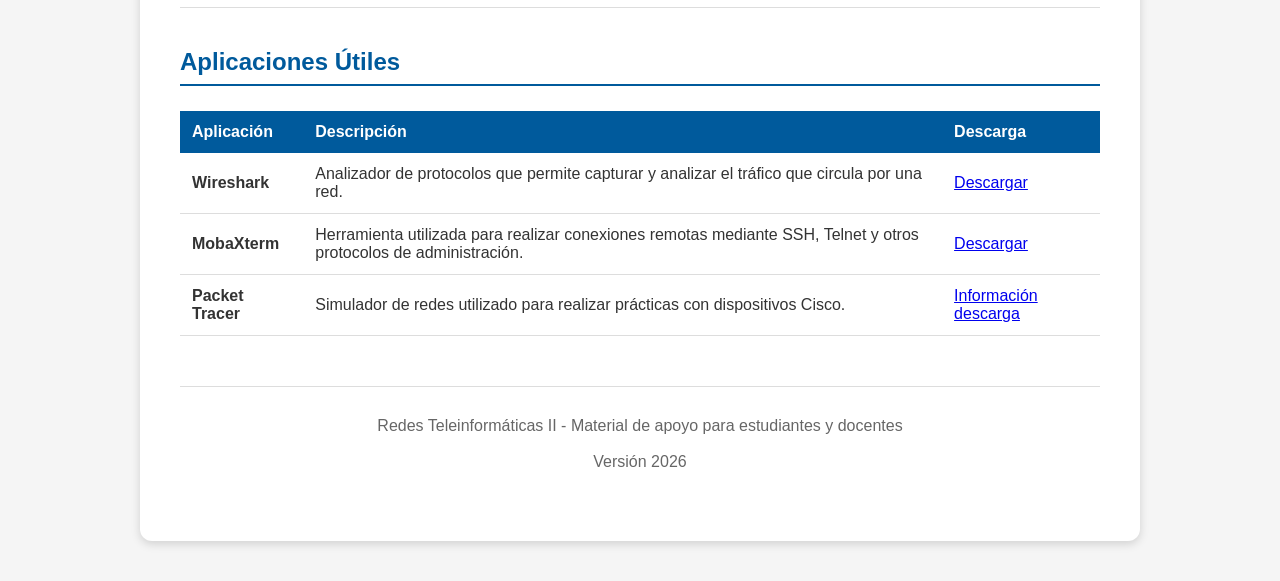
<file: enlaces/index.html>
<!DOCTYPE html>
<html lang="es">

<head>

<meta charset="UTF-8">
<meta name="viewport" content="width=device-width, initial-scale=1.0">

<title>Enlaces Útiles</title>

<link rel="stylesheet" href="../styles.css">

<style>

.carpeta-button {
    background-color: #2196F3;
}

.tp-button {
    background-color: #FFA94D;
}

</style>

</head>


<body>


<header>

<h1>Redes Teleinformáticas II</h1>

<p>
Enlaces Útiles
</p>

</header>


<div class="lesson">


<a class="button" href="../index.html">
← Volver al inicio
</a>


<hr>

<h2>CONDICIONES DE PROMOCIÓN</h2>

<a class="button carpeta-button"
href="https://docs.google.com/document/d/1CsNAKRcZ19JwC_cepbjdFNrGwk6IS_vn/edit"
target="_blank">

Ver CONDICIONES DE PROMOCIÓN

</a>


<hr>

<h2>Carpeta de Trabajos Prácticos (Jueves)</h2>

<a class="button carpeta-button"
href="https://drive.google.com/drive/folders/134L-hpVyDOZI5sdmeXWZ9yLY7aXq_Cup?usp=drive_link"
target="_blank">

Acceder a la Carpeta

</a>


<hr>


<h2>Trabajos Prácticos</h2>


<a class="button tp-button"
href="https://docs.google.com/document/d/16MEmaj8ai2Os_4ADwjrzWoSb10oBFb6T/edit"
target="_blank">
TP N°1
</a>


<a class="button tp-button"
href="https://docs.google.com/document/d/1arMGxJfyMgiXhgoJwgtxwqoLNsVGwhJr/edit"
target="_blank">
TP N°2
</a>


<a class="button tp-button"
href="https://docs.google.com/document/d/17K-yeYK5V8T5dwQaEzhAJPc_05EXK4cw/edit"
target="_blank">
TP N°3
</a>


<a class="button tp-button"
href="https://docs.google.com/document/d/1VbI7YjfixoINYY_PImUo6vcsLyK6Wu_z/edit"
target="_blank">
TP N°4
</a>


<a class="button tp-button"
href="https://docs.google.com/document/d/1pv_7y0pvGzSl_uwYlSG3-CXSZ8ex_2RU/edit"
target="_blank">
TP N°5
</a>


<a class="button tp-button"
href="https://docs.google.com/document/d/1-lgz3ck7A3uBe5wuqF_8IdKQVMg1W11i/edit"
target="_blank">
TP N°6
</a>

<hr>

<a class="button tp-button"
href="https://docs.google.com/document/d/1zxmjBPIG_StbM_nVCwfJgEJp0F75oh-H/edit"
target="_blank">
TP N°7
</a>

<a class="button tp-button"
href="https://drive.google.com/file/d/1YZykpXSaESaT1rfr2_qbpzCxyOeDhlsq/view"
target="_blank">
PKT RIP Y OSPF cátedra A
</a>

<a class="button tp-button"
href="https://drive.google.com/file/d/1nRKqog6kA-co9sBEcePvrS_-GTGT2kNb/view"
target="_blank">
PKT RIP Y OSPF cátedra B
</a>

<hr>

<a class="button tp-button"
href="https://docs.google.com/document/d/1tKKE2cj7lMfBCvgJO9ugzXsqBJLnlfIu/edit"
target="_blank">
TP N°8
</a>


<a class="button tp-button"
href="https://docs.google.com/document/d/11zCEWqo1L4bZPH6fbvSk74nGyX5IyLTw/edit"
target="_blank">
TP N°9
</a>

<hr>

<h2>TRABAJO PRÁCTICO INTEGRADOR</h2>

<a class="button"
href="https://docs.google.com/document/d/1GO99GNEYtyGc4ki8zTiUzdggiSOHKgCk/edit"
target="_blank">

TP Integrador
</a>


<a class="button"
href="https://docs.google.com/spreadsheets/d/1IXs1juJtLPnv928LhhY3ePIT0bhRQ1-f/edit?gid=219468025#gid=219468025"
target="_blank">

Rúbrica de Evalución
</a>



<hr>

<h2>Calculadora de Redes</h2>

<a class="button"
href="https://www.aprendaredes.com/cgi-bin/ipcalc/ipcalc_cgi1?host=192.168.0.1&mask1=24&mask2="
target="_blank">

Calculadora IP
</a>



<hr>


<h2>Aplicaciones Útiles</h2>


<table>

<tr>
<th>Aplicación</th>
<th>Descripción</th>
<th>Descarga</th>
</tr>


<tr>

<td>
<strong>Wireshark</strong>
</td>

<td>
Analizador de protocolos que permite capturar y analizar
el tráfico que circula por una red.
</td>

<td>

<a href="https://www.wireshark.org/download.html"
target="_blank">

Descargar

</a>

</td>

</tr>


<tr>

<td>
<strong>MobaXterm</strong>
</td>

<td>
Herramienta utilizada para realizar conexiones remotas mediante
SSH, Telnet y otros protocolos de administración.
</td>

<td>

<a href="https://mobaxterm.mobatek.net/download.html"
target="_blank">

Descargar

</a>

</td>

</tr>


<tr>

<td>
<strong>Packet Tracer</strong>
</td>

<td>
Simulador de redes utilizado para realizar prácticas con
dispositivos Cisco.
</td>

<td>

<a href="https://drive.google.com/file/d/1bSttwpgaCx2ydgcPIErvUwa6tSfCvdqW/view?usp=sharing"
target="_blank">

Información descarga

</a>

</td>

</tr>

</table>


<footer>

Redes Teleinformáticas II - Material de apoyo para estudiantes y docentes

<br><br>

Versión 2026

</footer>


</div>

</body>

</html>
</file>
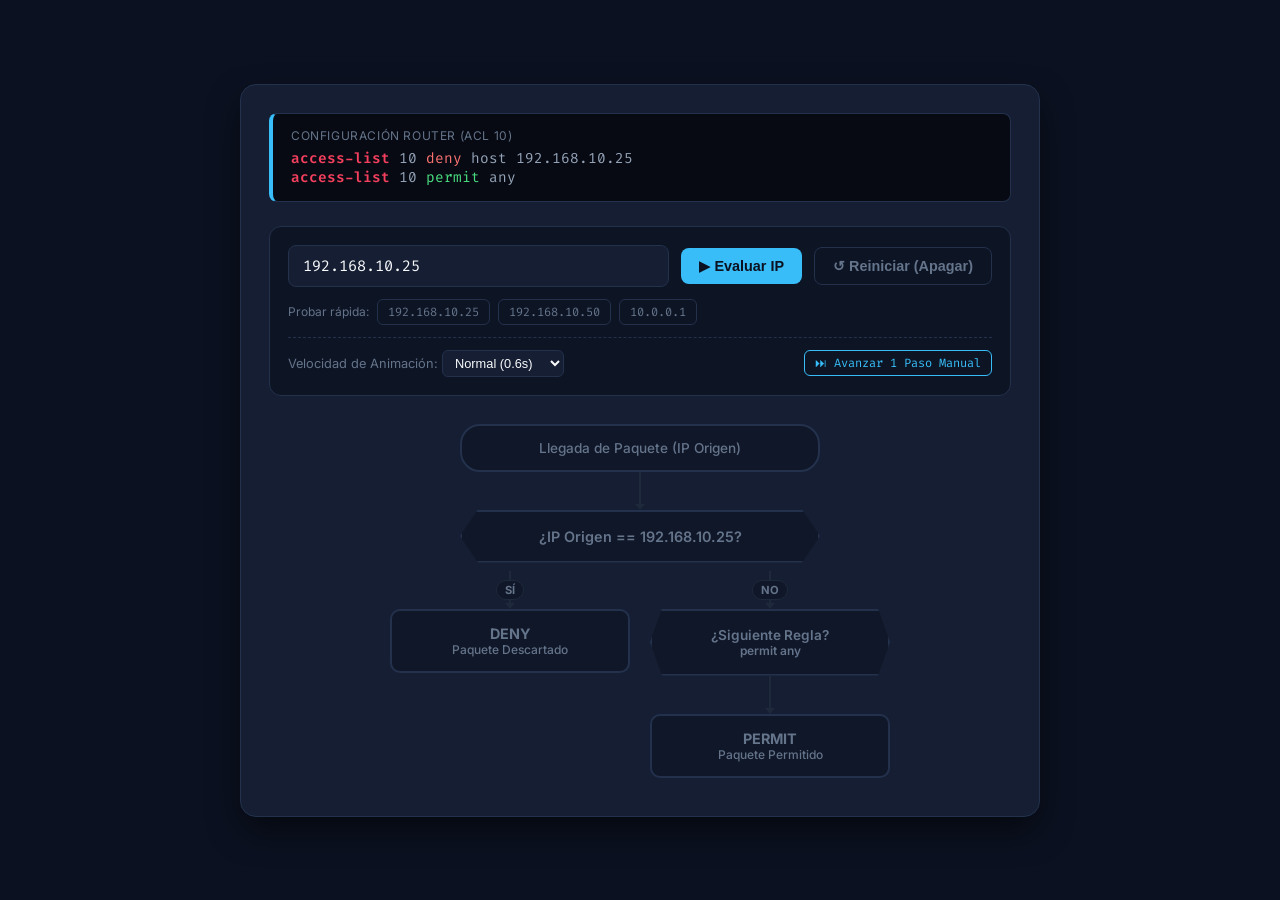
<file: clase8/acl.html>
<html lang="es"><head><script data-bard-client-injected="true">(function(firebaseConfig, initialAuthToken, appId) {
        window.__firebase_config = firebaseConfig;
        window.__initial_auth_token = initialAuthToken;
        window.__app_id = appId;
            })("\n{\n  \"apiKey\": \"AIzaSyCqyCcs2R2e7AegGjvFAwG98wlamtbHvZY\",\n  \"authDomain\": \"bard-frontend.firebaseapp.com\",\n  \"projectId\": \"bard-frontend\",\n  \"storageBucket\": \"bard-frontend.firebasestorage.app\",\n  \"messagingSenderId\": \"175205271074\",\n  \"appId\": \"1:175205271074:web:2b7bd4d34d33bf38e6ec7b\"\n}\n","eyJhbGciOiJSUzI1NiIsImtpZCI6IjExNjRiNzdiNDMzZDdhMDAyMWI4NjE4YjhjYTU3ZTMyZGI5MWUxMTMiLCJ0eXAiOiJKV1QifQ.[base64].[base64]","c_051d11191cc928f5_acl_diagram.html-705")</script><script data-bard-client-injected="true">
  document.addEventListener('input', (event) => {
    if (event.target && (event.target.isContentEditable || event.target.hasAttribute('contenteditable'))) {
      const clonedDoc = document.cloneNode(true);
      const injectedScripts = clonedDoc.querySelectorAll('[data-bard-client-injected="true"]');
      injectedScripts.forEach(el => el.remove());
      window.parent.postMessage({
        type: 'inlineEdit',
        html: '<!DOCTYPE html>\n' + clonedDoc.documentElement.outerHTML
      }, '*');
    }
  });
</script><script data-bard-client-injected="true">(function(){'use strict';window.addEventListener("message",a=>{a.data&&a.data.type==="SUPPLEMENTAL_DATA_UPDATE"&&window.dispatchEvent(new CustomEvent("supplementaldataupdate",{detail:a.data.data}))});}).call(this);
</script><script data-bard-client-injected="true">(function() {
  const SCROLL_KEYS = new Set([
    'ArrowUp', 'ArrowDown', 'ArrowLeft', 'ArrowRight',
    ' ', 'Spacebar', 'PageUp', 'PageDown', 'Home', 'End',
  ]);
  const HORIZONTAL_KEYS = new Set(['ArrowLeft', 'ArrowRight']);

  function isTextEntryTarget(target) {
    if (!target) return false;
    const tagName = target.tagName;
    return tagName === 'INPUT' || tagName === 'TEXTAREA' ||
        tagName === 'SELECT' || target.isContentEditable === true;
  }

  // An element absorbs the key only if it both overflows on the axis being
  // scrolled and is configured to scroll on that axis. The cheap dimension
  // test runs first because getComputedStyle forces a style recalc, and this
  // runs on every keypress. Each axis is read from its own longhand: the
  // 'overflow' shorthand serializes as two values when the axes differ, which
  // is the common 'overflow-x: hidden; overflow-y: auto' pane.
  function canScroll(node, horizontal) {
    const overflows = horizontal ? node.scrollWidth > node.clientWidth
                                 : node.scrollHeight > node.clientHeight;
    if (!overflows) return false;
    const style = window.getComputedStyle(node);
    const overflow = horizontal ? style.overflowX : style.overflowY;
    return overflow === 'auto' || overflow === 'scroll';
  }

  // Walks up from the event target so nested scrollers keep their behavior.
  // <body> is included because pages that pin the root height make it the
  // scroll container.
  function hasScrollableAncestor(target, horizontal) {
    let node = target;
    while (node && node !== document.documentElement) {
      if (canScroll(node, horizontal)) return true;
      node = node.parentElement;
    }
    return false;
  }

  function rootCanScroll(horizontal) {
    const scroller = document.scrollingElement || document.documentElement;
    if (!scroller) return false;
    // Tolerate a pixel of rounding so subpixel layouts do not look scrollable.
    return horizontal ? scroller.scrollWidth > window.innerWidth + 1
                      : scroller.scrollHeight > window.innerHeight + 1;
  }

  window.addEventListener('keydown', function(event) {
    if (!SCROLL_KEYS.has(event.key)) return;
    if (event.defaultPrevented) return;
    // Alt and Meta turn arrows into browser history navigation, and Ctrl is
    // reserved for shortcuts, so none of them are scroll intent.
    if (event.altKey || event.metaKey || event.ctrlKey) return;

    const target = event.target;
    if (isTextEntryTarget(target)) return;

    // Anything that can still absorb the scroll gets to keep it.
    const horizontal = HORIZONTAL_KEYS.has(event.key);
    if (rootCanScroll(horizontal)) return;
    if (hasScrollableAncestor(target, horizontal)) return;

    event.preventDefault();
  }, {capture: true, passive: false});
})();</script><script data-bard-client-injected="true">(function() {
  // Ensure this script is executed only once
  if (window.firebaseAuthBridgeScriptLoaded) {
    return;
  }
  window.firebaseAuthBridgeScriptLoaded = true;

  let nextTokenPromiseId = 0;

  // Stores { resolve, reject } for ongoing token requests
  const pendingTokenPromises = {};

  // Listen for messages from the Host Application
  window.addEventListener('message', function(event) {

    const messageData = event.data;

  if (messageData && messageData.type === 'RESOLVE_NEW_FIREBASE_TOKEN') {
      const { success, token, error, promiseId } = messageData ?? {};
      if (pendingTokenPromises[promiseId]) {
        if (success) {
          pendingTokenPromises[promiseId].resolve(token);
        } else {
          pendingTokenPromises[promiseId].reject(new Error(error || 'Token refresh failed from host.'));
        }
        delete pendingTokenPromises[promiseId];
      }
    }
  });

  // Expose a function for the Generated App to request a new Firebase token
  window.requestNewFirebaseToken = function() {
    const currentPromiseId = nextTokenPromiseId++;
    const promise = new Promise((resolve, reject) => {
      pendingTokenPromises[currentPromiseId] = { resolve, reject };
    });
    if (window.parent && window.parent !== window) {
      window.parent.postMessage({
        type: 'REQUEST_NEW_FIREBASE_TOKEN',
        promiseId: currentPromiseId
      }, '*');
    } else {
      pendingTokenPromises[currentPromiseId].reject(new Error('No parent window to request token from.'));
      delete pendingTokenPromises[currentPromiseId];
    }
    return promise;
  };
})();</script><script data-bard-client-injected="true">
let realOriginalGetUserMedia = null;
if (navigator.mediaDevices && navigator.mediaDevices.getUserMedia) {
  realOriginalGetUserMedia = navigator.mediaDevices.getUserMedia.bind(navigator.mediaDevices);
}

(function() {
  if (navigator.mediaDevices && navigator.mediaDevices.__proto__) {
    try {
      Object.defineProperty(navigator.mediaDevices.__proto__, 'getUserMedia', {
        get: function() {
          return undefined; // Or throw an error
        },
        configurable: false
      });
    } catch (error) {
      console.error("Error defining prototype getter:", error);
    }
  }
})();

(function() {
  const pendingMediaResolvers = {};
  let nextMediaPromiseId = 0;

  function requestMediaPermissions(constraints) {
    const mediaPromiseId = nextMediaPromiseId++;
    const promise = new Promise((resolve, reject) => {
      pendingMediaResolvers[mediaPromiseId] = (granted) => {
        delete pendingMediaResolvers[mediaPromiseId];
        resolve(granted);
      };
    });

    window.parent.postMessage({
      type: 'requestMediaPermission',
      constraints: constraints,
      promiseId: mediaPromiseId,
    }, '*');

    return promise;
  }

  let originalGetUserMedia = realOriginalGetUserMedia;

  function interceptGetUserMedia() {
    if (navigator.mediaDevices) {
      Object.defineProperty(navigator.mediaDevices, 'getUserMedia', {
        value: function(constraints) {
          return requestMediaPermissions(constraints).then((granted) => {
            if (granted) {
              if (originalGetUserMedia) {
                return originalGetUserMedia(constraints);
              } else {
                throw new Error("Original getUserMedia not available.");
              }
            } else {
              throw new DOMException('Permission denied', 'NotAllowedError');
            }
          });
        },
        writable: false,
        configurable: false
      });
    }
  }

  interceptGetUserMedia();

  const observer = new MutationObserver(function(mutationsList, observer) {
    for (const mutation of mutationsList) {
      if (mutation.type === 'reconfigured' && mutation.name === 'getUserMedia' && mutation.object === navigator.mediaDevices) {
        interceptGetUserMedia();
      } else if (mutation.type === 'attributes' && mutation.attributeName === 'getUserMedia' && mutation.target === navigator.mediaDevices) {
        interceptGetUserMedia();
      } else if (mutation.type === 'childList' && mutation.addedNodes) {
        mutation.addedNodes.forEach(node => {
          if (node === navigator.mediaDevices) {
            interceptGetUserMedia();
          }
        });
      }
    }
  });

  function interceptSpeechRecognition() {
    if (!window.SpeechRecognition && !window.webkitSpeechRecognition) {
      return;
    }

    const OriginalSpeechRecognition = window.SpeechRecognition || window.webkitSpeechRecognition;

    const SpeechRecognitionWrapper = function(...args) {
      const recognizer = new OriginalSpeechRecognition(...args);
      const originalStart = recognizer.start.bind(recognizer);

      recognizer.start = function() {
        requestMediaPermissions({ audio: true }).then(granted => {
          if (granted) {
            originalStart();
          } else {
            const errorEvent = new SpeechRecognitionErrorEvent('error');
            errorEvent.error = 'not-allowed'; // This is the standard error for permission denial.
            recognizer.dispatchEvent(errorEvent);
          }
        });
      };

      return recognizer;
    };

    SpeechRecognitionWrapper.prototype = OriginalSpeechRecognition.prototype;
    SpeechRecognitionWrapper.prototype.constructor = SpeechRecognitionWrapper;

    if (window.SpeechRecognition) {
      window.SpeechRecognition = SpeechRecognitionWrapper;
    }
    if (window.webkitSpeechRecognition) {
      window.webkitSpeechRecognition = SpeechRecognitionWrapper;
    }
  }

  interceptSpeechRecognition();

  window.addEventListener('message', function(event) {
    if (event.data) {
      if (event.data.type === 'resolveMediaPermission') {
        const { promiseId, granted } = event.data;
        if (pendingMediaResolvers[promiseId]) {
          pendingMediaResolvers[promiseId](granted);
        }
      }
    }
  });

})();</script><script ws-interception-config="{&quot;parentOrigin&quot;:&quot;https://gemini.google.com&quot;,&quot;proxiedDomains&quot;:[]}" data-bard-client-injected="true">(function(){'use strict';var u=typeof Object.defineProperties=="function"?Object.defineProperty:function(b,d,e){if(b==Array.prototype||b==Object.prototype)return b;b[d]=e.value;return b};function v(b){b=["object"==typeof globalThis&&globalThis,b,"object"==typeof window&&window,"object"==typeof self&&self,"object"==typeof global&&global];for(var d=0;d<b.length;++d){var e=b[d];if(e&&e.Math==Math)return e}throw Error("Cannot find global object");}var w=v(this);
function y(b,d){if(d)a:{var e=w;b=b.split(".");for(var h=0;h<b.length-1;h++){var k=b[h];if(!(k in e))break a;e=e[k]}b=b[b.length-1];h=e[b];d=d(h);d!=h&&d!=null&&u(e,b,{configurable:!0,writable:!0,value:d})}}function z(b){function d(h){return b.next(h)}function e(h){return b.throw(h)}return new Promise(function(h,k){function m(n){n.done?h(n.value):Promise.resolve(n.value).then(d,e).then(m,k)}m(b.next())})}y("globalThis",function(b){return b||w});/*

 Copyright The Closure Library Authors.
 SPDX-License-Identifier: Apache-2.0
*/
function A(b,d){function e(){}e.prototype=d.prototype;b.j=d.prototype;b.prototype=new e;b.prototype.constructor=b;b.h=function(h,k,m){for(var n=Array(arguments.length-2),p=2;p<arguments.length;p++)n[p-2]=arguments[p];return d.prototype[k].apply(h,n)}};function B(b,d,e="*"){function h(a){if(typeof a==="string")return F.encode(a).buffer;if(a instanceof ArrayBuffer)return a.slice(0);if(ArrayBuffer.isView(a))return a.buffer.slice(a.byteOffset,a.byteOffset+a.byteLength);throw Error("Invalid data type");}function k(a){a=h(a);var f={type:"send",data:new Uint8Array(a)},g;(g=r)==null||g.postMessage(f,[a])}function m(){if(!r)throw Error("Data port not captured yet.");r.onmessage=a=>{if(a.data.type==="message"){a=new MessageEvent("message",{data:G.decode(a.data.data)});
let f;(f=c.onmessage)==null||f.call(c,a);c.dispatchEvent(a)}}}function n(){if(!t)throw Error("Control port not captured yet.");t.onmessage=a=>{switch(a.data.type){case "open":l=1;var f=new Event("open"),g;(g=c.onopen)==null||g.call(c,f);c.dispatchEvent(f);q.forEach(H=>{k(H)});q=[];break;case "close":g=a.data;l=3;g=new CloseEvent("close",{code:g.code,reason:g.reason,wasClean:g.wasClean});(f=c.onclose)==null||f.call(c,g);c.dispatchEvent(g);break;case "error":l=3;f=new Event("error");let x;(x=c.onerror)==
null||x.call(c,f);c.dispatchEvent(f)}}}function p(a){return z(function*(){var f=new MessageChannel;t=f.port1;var g=new MessageChannel;r=g.port1;n();m();window.parent.postMessage({type:"websocket_open",portOrdering:["control","data"],url:b,protocols:a||[],connectionId:I},e,[f.port2,g.port2])}())}var c=Reflect.construct(EventTarget,[],new.target);c.CONNECTING=0;c.OPEN=1;c.CLOSING=2;c.CLOSED=3;c.url=b;c.binaryType="arraybuffer";c.protocol="";c.i="";var l=0,t=null,r=null,q=[],F=new TextEncoder,G=new TextDecoder;
c.onopen=null;c.onmessage=null;c.onclose=null;c.onerror=null;Object.defineProperty(c,"readyState",{get:()=>l,enumerable:!0,configurable:!0});Object.defineProperty(c,"bufferedAmount",{get:()=>{var a=0;q.forEach(f=>{a+=typeof f==="string"?f.length:f.byteLength});return a},enumerable:!0,configurable:!0});var I=function(){var a;return((a=globalThis.crypto)==null?0:a.randomUUID)?globalThis.crypto.randomUUID():"xxxxxxxx-xxxx-4xxx-yxxx-xxxxxxxxxxxx".replace(/[xy]/g,f=>{var g=Math.random()*16|0;return(f===
"x"?g:g&3|8).toString(16)})}();c.send=a=>{if(l===1)a instanceof Blob?a.arrayBuffer().then(f=>{k(f)}):k(a);else if(l===0)if(typeof a==="string")q.push(a);else if(a instanceof ArrayBuffer||ArrayBuffer.isView(a))q.push(h(a));else throw Error("Sending Blob is not supported before the connection is open.");else console.debug("WebSocket send called in CLOSING or CLOSED state; ignored.")};c.close=(a=1E3,f="")=>{if(l!==2&&l!==3){l=2;a={type:"close",code:a,reason:f,wasClean:a===1E3};var g;(g=t)==null||g.postMessage(a)}};
Promise.resolve().then(()=>p(d));return c}A(B,EventTarget);var C=document.currentScript,D=C==null?void 0:C.getAttribute("ws-interception-config");if(!D)throw Error("WebSocket Interceptor: Missing ws-interception-config attribute in the script tag.");var E=JSON.parse(D);if(!E.parentOrigin||typeof E.parentOrigin!=="string")throw Error("WebSocket Interceptor: Invalid parentOrigin in ws-interception-config");
(function(b){var d=Object.getOwnPropertyDescriptor(window,"WebSocket");if(!d||d.writable||d.configurable)d=Object.assign(function(e,h){try{let k=(new URL(e)).hostname;if(b.proxiedDomains.some(m=>k===m||k.endsWith(`.${m}`)))return new B(e,h,b.parentOrigin)}catch(k){throw window.parent.postMessage({type:"websocket_blocked",url:e,reason:"blocked_invalid_url"},b.parentOrigin),new DOMException(`WebSocket connection to '${e}' is not allowed in Canvas.`,"SecurityError");}window.parent.postMessage({type:"websocket_blocked",
url:e,reason:"blocked_domain_not_allowlisted"},b.parentOrigin);throw new DOMException(`WebSocket connection to '${e}' is not allowed in Canvas.`,"SecurityError");},{CONNECTING:0,OPEN:1,CLOSING:2,CLOSED:3}),Object.defineProperty(window,"WebSocket",{value:d,writable:!1,configurable:!1})})({proxiedDomains:E.proxiedDomains||[],parentOrigin:E.parentOrigin});}).call(this);
</script><script data-bard-client-injected="true">((function(modelInformation) {
  const originalFetch = window.fetch;
  // TODO: b/421908508 - Move these out of the script and match all generative AI model calls.
  let googleLlmBaseApiUrls = [
    'https://generativelanguage.googleapis.com/v1beta/models/' + modelInformation.textModelName + ':streamGenerateContent',
    'https://generativelanguage.googleapis.com/v1beta/models/' + modelInformation.textModelName + ':generateContent',
    'https://generativelanguage.googleapis.com/v1beta/models/' + modelInformation.imageModelName + ':predict',
    'https://generativelanguage.googleapis.com/v1beta/models/' + modelInformation.imageModelName + ':predictLongRunning',
    'https://generativelanguage.googleapis.com/v1beta/models/' + modelInformation.imageEditModelName + ':generateContent',
    'https://generativelanguage.googleapis.com/v1beta/models/' + modelInformation.imageTransformModelName + ':generateContent',
    'https://generativelanguage.googleapis.com/v1beta/models/' + modelInformation.videoModelName + ':predict',
    'https://generativelanguage.googleapis.com/v1beta/models/' + modelInformation.videoModelName + ':predictLongRunning',
    'https://generativelanguage.googleapis.com/v1beta/models/' + modelInformation.ttsModelName + ':generateContent',
  ];
  modelInformation.deprecatedTextModelNames.forEach((modelName) => {
    googleLlmBaseApiUrls.push(
      'https://generativelanguage.googleapis.com/v1beta/models/' + modelName + ':streamGenerateContent',
      'https://generativelanguage.googleapis.com/v1beta/models/' + modelName + ':generateContent',
    );
  });
  modelInformation.deprecatedImageModelNames.forEach((modelName) => {
    googleLlmBaseApiUrls.push(
      'https://generativelanguage.googleapis.com/v1beta/models/' + modelName + ':predict',
      'https://generativelanguage.googleapis.com/v1beta/models/' + modelName + ':predictLongRunning',
      'https://generativelanguage.googleapis.com/v1beta/models/' + modelName + ':generateContent',
      'https://generativelanguage.googleapis.com/v1beta/models/' + modelName + ':streamGenerateContent',
    );
  });
  modelInformation.deprecatedGenerateImageModelNames.forEach((modelName) => {
    googleLlmBaseApiUrls.push(
      'https://generativelanguage.googleapis.com/v1beta/models/' + modelName + ':generateContent',
      'https://generativelanguage.googleapis.com/v1beta/models/' + modelName + ':streamGenerateContent',
    );
  });
  modelInformation.deprecatedImageTransformModelNames.forEach((modelName) => {
    googleLlmBaseApiUrls.push(
      'https://generativelanguage.googleapis.com/v1beta/models/' + modelName + ':generateContent',
      'https://generativelanguage.googleapis.com/v1beta/models/' + modelName + ':streamGenerateContent',
    );
  });

  const pendingFetchResolvers = {};
  let nextPromiseId = 0;

  function handleStringInput(input, optionsArgument) {
    const actualUrl = input;
    const fetchCallArgs = [actualUrl, optionsArgument];
    const effectiveOptions = optionsArgument || {};
    const bodyForApiKeyCheck = effectiveOptions.body;
    const bodyForPostMessage = effectiveOptions.body;
    return { actualUrl, fetchCallArgs, effectiveOptions, bodyForApiKeyCheck, bodyForPostMessage };
  }

  function handleRequestInput(input, optionsArgument) {
    const actualUrl = input.url;
    const fetchCallArgs = [input, optionsArgument];
    const effectiveOptions = { method: input.method, headers: new Headers(input.headers) };
    let bodyForApiKeyCheck;
    let bodyForPostMessage;

    if (optionsArgument) {
      if (optionsArgument.method) effectiveOptions.method = optionsArgument.method;
      if (optionsArgument.headers) effectiveOptions.headers = new Headers(optionsArgument.headers);
      if ('body' in optionsArgument) {
        bodyForApiKeyCheck = optionsArgument.body;
        bodyForPostMessage = optionsArgument.body;
      } else {
        bodyForApiKeyCheck = undefined;
        bodyForPostMessage = input.body;
      }
    } else {
      bodyForApiKeyCheck = undefined;
      bodyForPostMessage = input.body;
    }
    return { actualUrl, fetchCallArgs, effectiveOptions, bodyForApiKeyCheck, bodyForPostMessage };
  }

  window.fetch = function(input, optionsArgument) {
    let actualUrl;
    let fetchCallArgs;
    let effectiveOptions = {};
    let bodyForApiKeyCheck;
    let bodyForPostMessage;

    if (typeof input === 'string') {
      ({actualUrl, fetchCallArgs, effectiveOptions, bodyForApiKeyCheck, bodyForPostMessage} = handleStringInput(input, optionsArgument));
    } else if (input instanceof Request) {
      ({actualUrl, fetchCallArgs, effectiveOptions, bodyForApiKeyCheck, bodyForPostMessage} = handleRequestInput(input, optionsArgument));
    } else {
      return originalFetch.apply(window, [input, optionsArgument]);
    }

    effectiveOptions.method = effectiveOptions.method || 'GET';
    if (!effectiveOptions.headers) {
      effectiveOptions.headers = new Headers();
    }


    if (typeof actualUrl === 'string' && googleLlmBaseApiUrls.some((url) => actualUrl.startsWith(url))) {
      let apiKeyIsNull = true;

      const regex = new RegExp("models/([^:]+)");
      const modelNameMatch = actualUrl.match(regex);
      const modelName = modelNameMatch ? modelNameMatch[1] : 'unspecified';


      try {
        const urlObject = new URL(actualUrl);  // Use URL object for robust parsing
        const apiKeyParam = urlObject.searchParams.get('key');
        if (apiKeyParam) {
          apiKeyIsNull = false;
        }
      } catch (e) {
        // Continue checks even if URL parsing fails
      }

      if (apiKeyIsNull && effectiveOptions.headers) {
        const h = new Headers(effectiveOptions.headers);
        const apiKeyHeaderValue = h.get('X-API-Key') || h.get('x-api-key');
        if (apiKeyHeaderValue) {
          apiKeyIsNull = false;
          return originalFetch.apply(window, fetchCallArgs);
        }
      }

      if (apiKeyIsNull && effectiveOptions.method && ['POST', 'PUT', 'PATCH'].includes(effectiveOptions.method.toUpperCase()) && typeof bodyForApiKeyCheck === 'string') {
        try {
          const bodyData = JSON.parse(bodyForApiKeyCheck);
          if (bodyData && bodyData.apiKey) {
            apiKeyIsNull = false;
            return originalFetch.apply(window, fetchCallArgs);
          }
        } catch (e) {
          // Ignore JSON parsing errors
        }
      }

      if(apiKeyIsNull) {
        const promiseId = nextPromiseId++;
        const promise = new Promise((resolve) => {
          pendingFetchResolvers[promiseId] = (resolvedResponse) => {
            delete pendingFetchResolvers[promiseId];
            resolve(resolvedResponse);
          };
        });

        let serializedBodyForPostMessage;
        if (typeof bodyForPostMessage === 'string' || bodyForPostMessage == null) {
            serializedBodyForPostMessage = bodyForPostMessage;
        } else if (bodyForPostMessage instanceof ReadableStream) {
            serializedBodyForPostMessage = null;
        } else {
            try {
                serializedBodyForPostMessage = JSON.stringify(bodyForPostMessage);
            } catch (e) {
                serializedBodyForPostMessage = null;
            }
        }

        const messageOptions = {
            method: effectiveOptions.method,
            headers: Object.fromEntries(new Headers(effectiveOptions.headers).entries()),
            body: serializedBodyForPostMessage
        };

        window.parent.postMessage({
          type: 'requestFetch',
          url: actualUrl,
          modelName: modelName,
          options: messageOptions,
          promiseId: promiseId,
        }, '*');

        return promise;
      }
      return originalFetch.apply(window, fetchCallArgs);
    }
    return originalFetch.apply(window, fetchCallArgs);
  };

  window.addEventListener('message', function(event) {
    if (event.data && event.data.type === 'resolveFetch') {
      const { promiseId, response } = event.data;
      if (pendingFetchResolvers[promiseId]) {
        try {
          const reconstructedResponse = new Response(response.body, {
            status: response.status,
            statusText: response.statusText,
            headers: new Headers(response.headers),
          });
          pendingFetchResolvers[promiseId](reconstructedResponse);
        } catch (error) {
          pendingFetchResolvers[promiseId](new Response(null, { status: 500, statusText: "Interceptor Response Reconstruction Error" }));
        }
      }
    }
  });

}))({"textModelName":"gemini-3-flash-preview","imageModelName":"imagen-4.0-generate-001","imageEditModelName":"gemini-3.1-flash-image","imageTransformModelName":"gemini-3-pro-image","videoModelName":"veo-2.0-generate-001","ttsModelName":"gemini-2.5-flash-preview-tts","deprecatedTextModelNames":["gemini-2.0-flash","gemini-2.5-flash","gemini-2.5-flash-preview-04-17","gemini-2.5-flash-preview-05-20","gemini-2.5-flash-preview-09-2025"],"deprecatedImageModelNames":["imagen-3.0-generate-001","imagen-3.0-generate-002"],"deprecatedGenerateImageModelNames":["gemini-2.5-flash-image-preview","gemini-2.5-flash-image","gemini-3.1-flash-image-preview"],"deprecatedImageTransformModelNames":["gemini-3-pro-image-preview-11-2025"]})</script><script data-bard-client-injected="true">(function(){'use strict';function a(){window.parent.postMessage({type:"interaction"},"*")}window.addEventListener("click",a,{capture:!0,passive:!0});window.addEventListener("touchstart",a,{capture:!0,passive:!0});window.addEventListener("keydown",a,{capture:!0,passive:!0});}).call(this);
</script><script data-bard-client-injected="true">(function() {
  const originalConsoleLog = console.log;
  const originalConsoleError = console.error;

    /**
   * Normalizes an error event or a promise rejection reason into a structured error object.
   * @param {*} errorEventOrReason The error object or reason.
   * @return {object} Structured error data { message, name, stack }.
   */
  function getErrorObject(errorEventOrReason) {
    if (errorEventOrReason instanceof Error) {
      return {
        message: errorEventOrReason.message,
        name: errorEventOrReason.name,
        stack: errorEventOrReason.stack,
      };
    }
    // Fallback for non-Error objects.
    try {
      return {
        message: JSON.stringify(errorEventOrReason),
        name: 'UnknownErrorType',
        stack: null,
      };
    } catch (e) {
      return {
        message: String(errorEventOrReason),
        name: 'UnknownErrorTypeNonStringifiable',
        stack: null,
      };
    }
  }

  /**
   * Converts an array of arguments (from log/error) into a single string.
   * Handles Error objects specially to include their message and stack.
   * @param {Array<*>} args - Arguments passed to console methods.
   * @return {string} A string representation of the arguments.
   */
  function stringifyArgs(args) {
    return args
      .map((arg) => {
        if (arg instanceof Error) {
          const {message, stack} = arg;
          return `Error: ${message}${stack ? ('\nStack: ' + stack) : ''}`;
        }
        if (typeof arg === 'object' && arg !== null) {
          try {
            return JSON.stringify(arg);
          } catch (error) {
            return '[Circular Object]';
          }
        } else {
          return String(arg);
        }
      })
      .join(' ');
  }

  console.log = function(...args) {
    const logString = stringifyArgs(args);
    window.parent.postMessage({ type: 'log', message: logString }, '*');
    originalConsoleLog.apply(console, args);
  };

  console.error = function(...args) {
    let errorData;
    if (args.length > 0 && args[0] instanceof Error) {
      const err = args[0];
      // If the first arg is an Error, capture its details.
      errorData = {
        type: 'error',
        source: 'CONSOLE_ERROR',
        ...getErrorObject(err),
        rawArgsString: stringifyArgs(args.slice(1)),
        timestamp: new Date().toISOString(),
      };
    } else {
      // If not an Error object, treat all args as a general error message.
      errorData = {
        type: 'error',
        source: 'CONSOLE_ERROR',
        message: stringifyArgs(args),
        name: 'ConsoleLoggedError',
        stack: null,
        timestamp: new Date().toISOString(),
      };
    }
    window.parent.postMessage(errorData, '*');
    originalConsoleError.apply(console, args);
  };

  // Listen for global unhandled synchronous errors.
  window.addEventListener('error', function(event) {
    const errorDetails = event.error ? getErrorObject(event.error) : {
      message: event.message,
      name: 'GlobalError',
      stack: null,
      filename: event.filename,
      lineno: event.lineno,
      colno: event.colno,
    };

    window.parent.postMessage({
      type: 'error',
      source: 'global',
      ...errorDetails,
      message: errorDetails.message || event.message,
      timestamp: new Date().toISOString(),
    }, '*');
  });

  // Listen for unhandled promise rejections (asynchronous errors).
  window.addEventListener('unhandledrejection', function(event) {
    const errorDetails = getErrorObject(event.reason);

    window.parent.postMessage({
      type: 'error',
      source: 'unhandledrejection',
      ...errorDetails,
      message: errorDetails.message || 'Unhandled Promise Rejection',
      timestamp: new Date().toISOString(),
    }, '*');
  });

})();</script>
  <meta charset="UTF-8">
  <meta name="viewport" content="width=device-width, initial-scale=1.0">
  <title>Diagrama de Flujo ACL Cisco - Interactivo</title>
  <link rel="preconnect" href="https://fonts.googleapis.com">
  <link rel="preconnect" href="https://fonts.gstatic.com" crossorigin="">
  <link href="https://fonts.googleapis.com/css2?family=Fira+Code:wght@400;600&amp;family=Inter:wght@400;500;600;700&amp;display=swap" rel="stylesheet">
  
  <style>
    :root {
      /* Base neutral dark palette */
      --bg-main: #0b1120;
      --card-bg: #151e32;
      --card-border: #23314d;
      --text-main: #f8fafc;
      --text-muted: #64748b;
      --text-off: #475569;
      
      /* Neutral inactive state colors */
      --node-off-bg: #101728;
      --node-off-border: #23314d;
      --node-off-text: #64748b;
      --line-off: #1e293b;

      /* Active highlighting colors */
      --glow-blue: #38bdf8;
      --glow-blue-bg: rgba(56, 189, 248, 0.12);
      
      --glow-deny: #ef4444;
      --glow-deny-bg: rgba(239, 68, 68, 0.2);
      --glow-deny-shadow: rgba(239, 68, 68, 0.5);

      --glow-permit: #22c55e;
      --glow-permit-bg: rgba(34, 197, 94, 0.2);
      --glow-permit-shadow: rgba(34, 197, 94, 0.5);

      --glow-yellow: #f59e0b;
    }

    * {
      box-sizing: border-box;
      margin: 0;
      padding: 0;
    }

    body {
      font-family: 'Inter', system-ui, -apple-system, sans-serif;
      background-color: var(--bg-main);
      color: var(--text-main);
      display: flex;
      justify-content: center;
      align-items: center;
      min-height: 100vh;
      padding: 20px;
    }

    .container {
      width: 100%;
      max-width: 800px;
      background-color: var(--card-bg);
      border: 1px solid var(--card-border);
      border-radius: 16px;
      padding: 28px;
      box-shadow: 0 15px 35px -5px rgba(0, 0, 0, 0.6);
    }

    .header {
      margin-bottom: 20px;
      text-align: center;
    }

    .header h2 {
      font-size: 1.5rem;
      font-weight: 700;
      color: var(--glow-blue);
      margin-bottom: 6px;
    }

    .header p {
      font-size: 0.9rem;
      color: var(--text-muted);
    }

    /* Cisco CLI Console Box */
    .cli-box {
      background-color: #070a12;
      border: 1px solid var(--card-border);
      border-left: 4px solid var(--glow-blue);
      border-radius: 8px;
      padding: 14px 18px;
      font-family: 'Fira Code', monospace;
      font-size: 0.9rem;
      color: #94a3b8;
      margin-bottom: 24px;
    }

    .cli-title {
      font-size: 0.75rem;
      color: var(--text-muted);
      text-transform: uppercase;
      letter-spacing: 0.05em;
      margin-bottom: 6px;
      font-family: 'Inter', sans-serif;
    }

    .cli-keyword { color: #f43f5e; font-weight: 600; }
    .cli-action-deny { color: #f87171; }
    .cli-action-permit { color: #4ade80; }

    /* Control Panel Cards */
    .tester-card {
      background-color: #0d1424;
      border: 1px solid var(--card-border);
      border-radius: 12px;
      padding: 18px;
      margin-bottom: 28px;
    }

    .controls-row {
      display: flex;
      gap: 12px;
      flex-wrap: wrap;
      align-items: center;
      margin-bottom: 12px;
    }

    .ip-input {
      flex: 1;
      min-width: 180px;
      background: var(--card-bg);
      border: 1px solid var(--card-border);
      color: var(--text-main);
      padding: 10px 14px;
      border-radius: 8px;
      font-family: 'Fira Code', monospace;
      font-size: 0.95rem;
      outline: none;
      transition: border-color 0.2s;
    }

    .ip-input:focus {
      border-color: var(--glow-blue);
    }

    .btn {
      background-color: var(--glow-blue);
      color: #0b1120;
      font-weight: 600;
      border: none;
      padding: 10px 18px;
      border-radius: 8px;
      cursor: pointer;
      font-size: 0.9rem;
      transition: all 0.2s;
      display: inline-flex;
      align-items: center;
      gap: 6px;
    }

    .btn:hover {
      background-color: #7dd3fc;
      transform: translateY(-1px);
    }

    .btn-secondary {
      background-color: transparent;
      border: 1px solid var(--card-border);
      color: var(--text-muted);
    }

    .btn-secondary:hover {
      background-color: #1e293b;
      color: var(--text-main);
      border-color: #475569;
    }

    .preset-btns {
      display: flex;
      gap: 8px;
      flex-wrap: wrap;
      align-items: center;
    }

    .preset-label {
      font-size: 0.75rem;
      color: var(--text-muted);
    }

    .btn-preset {
      background: transparent;
      border: 1px solid var(--card-border);
      color: var(--text-muted);
      padding: 4px 10px;
      border-radius: 6px;
      font-size: 0.75rem;
      cursor: pointer;
      font-family: 'Fira Code', monospace;
      transition: all 0.2s;
    }

    .btn-preset:hover {
      border-color: var(--glow-blue);
      color: var(--glow-blue);
    }

    /* Speed and Mode bar */
    .speed-bar {
      display: flex;
      justify-content: space-between;
      align-items: center;
      margin-top: 12px;
      padding-top: 12px;
      border-top: 1px dashed var(--card-border);
      font-size: 0.8rem;
      color: var(--text-muted);
      flex-wrap: wrap;
      gap: 10px;
    }

    .speed-options select {
      background: var(--card-bg);
      color: var(--text-main);
      border: 1px solid var(--card-border);
      padding: 4px 8px;
      border-radius: 6px;
      outline: none;
      font-size: 0.8rem;
      cursor: pointer;
    }

    /* Flowchart Layout */
    .flowchart {
      display: flex;
      flex-direction: column;
      align-items: center;
      position: relative;
      margin: 10px 0;
    }

    /* Neutral State for Nodes (OFF by default) */
    .node {
      background-color: var(--node-off-bg);
      border: 2px solid var(--node-off-border);
      color: var(--node-off-text);
      border-radius: 10px;
      padding: 14px 20px;
      text-align: center;
      width: 100%;
      max-width: 360px;
      font-size: 0.9rem;
      font-weight: 500;
      position: relative;
      transition: all 0.4s ease;
      box-shadow: none;
    }

    .node-start {
      border-radius: 20px;
      font-size: 0.85rem;
    }

    .node-decision {
      clip-path: polygon(5% 0%, 95% 0%, 100% 50%, 95% 100%, 5% 100%, 0% 50%);
      padding: 16px 28px;
      font-weight: 600;
    }

    /* ACTIVE STATES (ON) */
    .node.active-blue {
      background-color: var(--glow-blue-bg) !important;
      border-color: var(--glow-blue) !important;
      color: #ffffff !important;
      box-shadow: 0 0 18px rgba(56, 189, 248, 0.35);
      transform: scale(1.03);
    }

    .node.active-deny {
      background-color: var(--glow-deny-bg) !important;
      border-color: var(--glow-deny) !important;
      color: #fca5a5 !important;
      box-shadow: 0 0 22px var(--glow-deny-shadow);
      transform: scale(1.05);
    }

    .node.active-permit {
      background-color: var(--glow-permit-bg) !important;
      border-color: var(--glow-permit) !important;
      color: #86efac !important;
      box-shadow: 0 0 22px var(--glow-permit-shadow);
      transform: scale(1.05);
    }

    /* Connector Arrows (OFF by default) */
    .arrow-v {
      display: flex;
      flex-direction: column;
      align-items: center;
      height: 38px;
      justify-content: center;
      position: relative;
    }

    .arrow-line {
      width: 2px;
      height: 100%;
      background-color: var(--line-off);
      transition: background-color 0.4s ease;
    }

    .arrow-head {
      width: 0;
      height: 0;
      border-left: 5px solid transparent;
      border-right: 5px solid transparent;
      border-top: 6px solid var(--line-off);
      transition: border-color 0.4s ease;
    }

    .arrow-label {
      position: absolute;
      background-color: var(--node-off-bg);
      border: 1px solid var(--line-off);
      color: var(--node-off-text);
      font-size: 0.7rem;
      font-weight: 700;
      padding: 2px 8px;
      border-radius: 10px;
      text-transform: uppercase;
      transition: all 0.4s ease;
    }

    /* ACTIVE ARROWS */
    .arrow-v.active-arrow .arrow-line {
      background-color: var(--glow-blue) !important;
      box-shadow: 0 0 8px var(--glow-blue);
    }

    .arrow-v.active-arrow .arrow-head {
      border-top-color: var(--glow-blue) !important;
    }

    .arrow-v.active-arrow .arrow-label {
      background-color: #0b1120;
      border-color: var(--glow-blue);
      color: var(--glow-blue);
      box-shadow: 0 0 10px rgba(56, 189, 248, 0.3);
    }

    .arrow-v.active-arrow-deny .arrow-line {
      background-color: var(--glow-deny) !important;
      box-shadow: 0 0 8px var(--glow-deny);
    }

    .arrow-v.active-arrow-deny .arrow-head {
      border-top-color: var(--glow-deny) !important;
    }

    .arrow-v.active-arrow-deny .arrow-label {
      background-color: #0b1120;
      border-color: var(--glow-deny);
      color: var(--glow-deny);
      box-shadow: 0 0 10px var(--glow-deny-shadow);
    }

    /* Branch Containers */
    .branch-container {
      display: flex;
      justify-content: space-between;
      width: 100%;
      max-width: 500px;
      gap: 20px;
      margin-top: 8px;
    }

    .branch-box {
      flex: 1;
      display: flex;
      flex-direction: column;
      align-items: center;
    }

    /* Result Banner */
    .result-banner {
      margin-top: 24px;
      padding: 14px;
      border-radius: 10px;
      text-align: center;
      font-weight: 700;
      font-size: 0.95rem;
      display: none;
      animation: fadeIn 0.3s ease;
    }

    .result-banner.deny {
      display: block;
      background-color: var(--glow-deny-bg);
      border: 1px solid var(--glow-deny);
      color: #fca5a5;
      box-shadow: 0 0 15px var(--glow-deny-shadow);
    }

    .result-banner.permit {
      display: block;
      background-color: var(--glow-permit-bg);
      border: 1px solid var(--glow-permit);
      color: #86efac;
      box-shadow: 0 0 15px var(--glow-permit-shadow);
    }

    @keyframes fadeIn {
      from { opacity: 0; transform: translateY(4px); }
      to { opacity: 1; transform: translateY(0); }
    }

    /* Footer Tools */
    .footer-tools {
      margin-top: 28px;
      padding-top: 16px;
      border-top: 1px solid var(--card-border);
      display: flex;
      justify-content: space-between;
      align-items: center;
    }

    .btn-copy {
      background: transparent;
      border: 1px solid var(--card-border);
      color: var(--text-muted);
      padding: 6px 12px;
      border-radius: 6px;
      font-size: 0.8rem;
      cursor: pointer;
      display: flex;
      align-items: center;
      gap: 6px;
      transition: all 0.2s;
    }

    .btn-copy:hover {
      background-color: #1e293b;
      color: var(--text-main);
    }
  </style>
</head>
<body>

  <div class="container">
    
    <!-- Encabezado -->


    <!-- Sintaxis Cisco CLI -->
    <div class="cli-box">
      <div class="cli-title">Configuración Router (ACL 10)</div>
      <div><span class="cli-keyword">access-list</span> 10 <span class="cli-action-deny">deny</span> host 192.168.10.25</div>
      <div><span class="cli-keyword">access-list</span> 10 <span class="cli-action-permit">permit</span> any</div>
    </div>

    <!-- Probador Interactivo -->
    <div class="tester-card">
      <div class="controls-row">
        <input type="text" id="ipInput" class="ip-input" value="192.168.10.25" placeholder="Ej: 192.168.10.25">
        <button class="btn" onclick="startAutoSimulation()">
          <span>▶ Evaluar IP</span>
        </button>
        <button class="btn btn-secondary" onclick="resetFlowchart()">
          <span>↺ Reiniciar (Apagar)</span>
        </button>
      </div>

      <div class="preset-btns">
        <span class="preset-label">Probar rápida:</span>
        <button class="btn-preset" onclick="setAndRun('192.168.10.25')">192.168.10.25</button>
        <button class="btn-preset" onclick="setAndRun('192.168.10.50')">192.168.10.50</button>
        <button class="btn-preset" onclick="setAndRun('10.0.0.1')">10.0.0.1</button>
      </div>

      <div class="speed-bar">
        <div class="speed-options">
          <label for="speedSelect">Velocidad de Animación: </label>
          <select id="speedSelect">
            <option value="1000">Lenta (1.0s)</option>
            <option value="600" selected="">Normal (0.6s)</option>
            <option value="250">Rápida (0.25s)</option>
          </select>
        </div>
        <div>
          <button class="btn-preset" onclick="stepForward()" style="border-color: var(--glow-blue); color: var(--glow-blue);">
            ⏭ Avanzar 1 Paso Manual
          </button>
        </div>
      </div>
    </div>

    <!-- Diagrama de Flujo (Todos los nodos apagados por defecto) -->
    <div class="flowchart">
      
      <!-- Paso 1: Entrada -->
      <div class="node node-start active-blue" id="node-start">
        Llegada de Paquete (IP Origen)
      </div>

      <div class="arrow-v active-arrow" id="arrow-1">
        <div class="arrow-line"></div>
        <div class="arrow-head"></div>
      </div>

      <!-- Paso 2: Evaluación Regla 1 -->
      <div class="node node-decision active-blue" id="node-rule1">
        ¿IP Origen == 192.168.10.25?
      </div>

      <!-- Ramificación -->
      <div class="branch-container">
        
        <!-- Rama SÍ -> DENY -->
        <div class="branch-box">
          <div class="arrow-v" id="arrow-yes">
            <span class="arrow-label">SÍ</span>
            <div class="arrow-line"></div>
            <div class="arrow-head"></div>
          </div>
          <div class="node" id="node-deny">
            <strong>DENY</strong><br>
            <span style="font-size: 0.75rem;">Paquete Descartado</span>
          </div>
        </div>

        <!-- Rama NO -> Siguiente Regla -->
        <div class="branch-box">
          <div class="arrow-v active-arrow" id="arrow-no">
            <span class="arrow-label">NO</span>
            <div class="arrow-line"></div>
            <div class="arrow-head"></div>
          </div>
          <div class="node node-decision active-blue" id="node-rule2" style="font-size: 0.85rem;">
            ¿Siguiente Regla?<br>
            <span style="font-size: 0.75rem;">permit any</span>
          </div>
          <div class="arrow-v active-arrow" id="arrow-permit">
            <div class="arrow-line"></div>
            <div class="arrow-head"></div>
          </div>
          <div class="node active-permit" id="node-permit">
            <strong>PERMIT</strong><br>
            <span style="font-size: 0.75rem;">Paquete Permitido</span>
          </div>
        </div>

      </div>

    </div>

    <!-- Banner Resultado final -->
    <div id="resultBanner" class="result-banner permit" style="display: none;">RESULTADO PARA 10.0.0.1: PERMIT (Permitido por Regla 2 'permit any')</div>



  </div>

  <script>
    let currentStep = 0;
    let autoTimer = null;
    let targetIP = '';

    // Apaga totalmente el flujo (estado gris/neutro)
    function resetFlowchart() {
      if (autoTimer) clearTimeout(autoTimer);
      autoTimer = null;
      currentStep = 0;

      // Limpiar todas las clases de iluminación
      document.querySelectorAll('.node').forEach(n => {
        n.classList.remove('active-blue', 'active-deny', 'active-permit');
      });

      document.querySelectorAll('.arrow-v').forEach(a => {
        a.classList.remove('active-arrow', 'active-arrow-deny');
      });

      const banner = document.getElementById('resultBanner');
      banner.className = 'result-banner';
      banner.style.display = 'none';
    }

    // Ejecuta el siguiente paso individual de la secuencia de iluminación
    function executeStep() {
      targetIP = document.getElementById('ipInput').value.trim();
      if (!targetIP) return;

      const isMatch = (targetIP === '192.168.10.25');

      switch (currentStep) {
        case 0:
          // Paso 1: Se enciende el inicio
          document.getElementById('node-start').classList.add('active-blue');
          currentStep = 1;
          break;

        case 1:
          // Paso 2: Se enciende la flecha 1 y la primera evaluación
          document.getElementById('arrow-1').classList.add('active-arrow');
          document.getElementById('node-rule1').classList.add('active-blue');
          currentStep = 2;
          break;

        case 2:
          if (isMatch) {
            // Coincide -> Rama SÍ -> DENY
            document.getElementById('arrow-yes').classList.add('active-arrow-deny');
            currentStep = 3; // Ir a paso final DENY
          } else {
            // No coincide -> Rama NO -> Regla 2
            document.getElementById('arrow-no').classList.add('active-arrow');
            document.getElementById('node-rule2').classList.add('active-blue');
            currentStep = 4; // Ir a paso PERMIT
          }
          break;

        case 3:
          // Resultado final DENY
          const nodeDeny = document.getElementById('node-deny');
          nodeDeny.classList.add('active-deny');
          
          showBanner(`RESULTADO PARA ${targetIP}: DENY (Bloqueado por Regla 1)`, 'deny');
          currentStep = 99; // Finalizado
          break;

        case 4:
          // Paso siguiente regla PERMIT ANY
          document.getElementById('arrow-permit').classList.add('active-arrow');
          currentStep = 5;
          break;

        case 5:
          // Resultado final PERMIT
          const nodePermit = document.getElementById('node-permit');
          nodePermit.classList.add('active-permit');

          showBanner(`RESULTADO PARA ${targetIP}: PERMIT (Permitido por Regla 2 'permit any')`, 'permit');
          currentStep = 99; // Finalizado
          break;
      }
    }

    // Inicia la simulación automática paso a paso con temporizador
    function startAutoSimulation() {
      resetFlowchart();
      runNextAutoStep();
    }

    function runNextAutoStep() {
      const speed = parseInt(document.getElementById('speedSelect').value);
      executeStep();

      if (currentStep < 99) {
        autoTimer = setTimeout(runNextAutoStep, speed);
      }
    }

    // Avanza un paso manualmente
    function stepForward() {
      if (autoTimer) {
        clearTimeout(autoTimer);
        autoTimer = null;
      }
      if (currentStep === 99) {
        resetFlowchart();
      }
      executeStep();
    }

    function setAndRun(ip) {
      document.getElementById('ipInput').value = ip;
      startAutoSimulation();
    }

    function showBanner(message, type) {
      const banner = document.getElementById('resultBanner');
      banner.textContent = message;
      banner.className = `result-banner ${type}`;
    }

    function copyHTMLCode() {
      const fullHTML = document.documentElement.outerHTML;
      const dummy = document.createElement('textarea');
      document.body.appendChild(dummy);
      dummy.value = fullHTML;
      dummy.select();
      document.execCommand('copy');
      document.body.removeChild(dummy);

      alert('¡Código HTML completo copiado al portapapeles!');
    }

    // Inicializar apagado
    window.onload = function() {
      resetFlowchart();
    };
  </script>

</body></html>
</file>
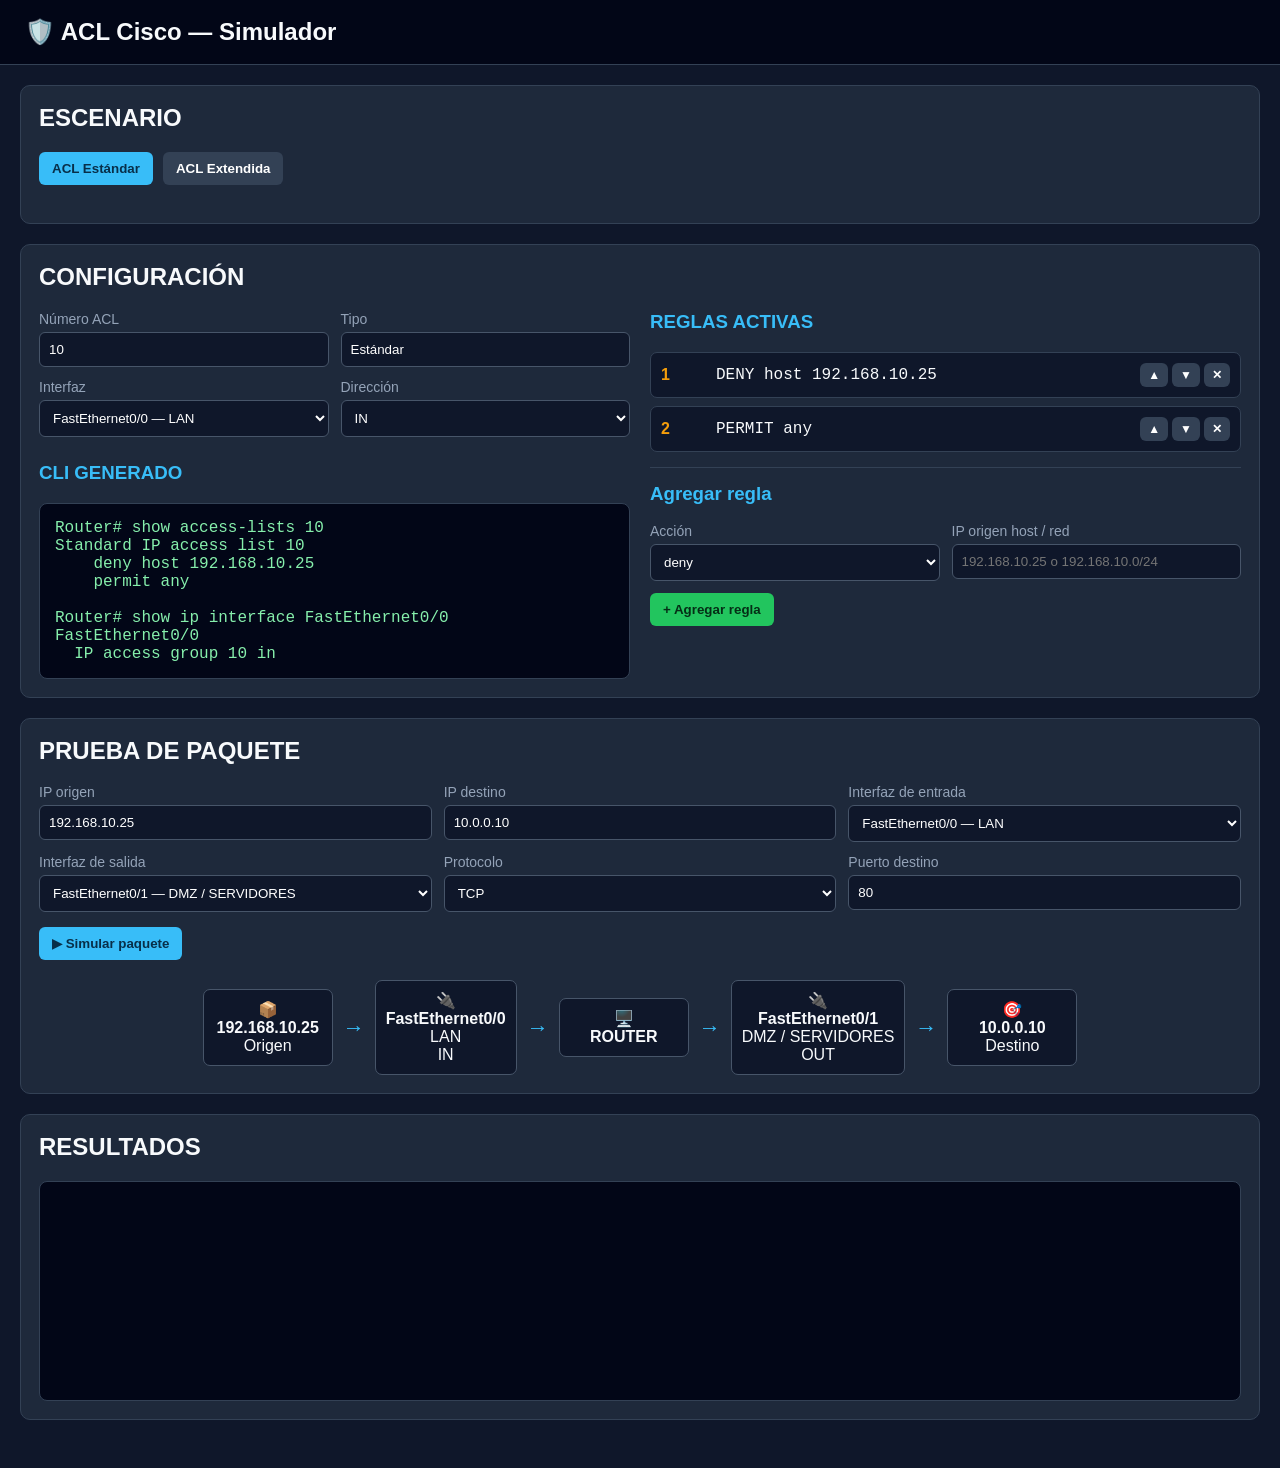
<file: simuladores/simulador_acl.html>
<!DOCTYPE html>
<html lang="es">
<head>
<meta charset="UTF-8">
<meta name="viewport" content="width=device-width, initial-scale=1.0">

<title>ACL Cisco — Simulador</title>

<style>

:root {
  --bg-dark: #0f172a;
  --card-bg: #1e293b;
  --card-border: #334155;
  --accent-blue: #38bdf8;
  --accent-green: #22c55e;
  --accent-red: #ef4444;
  --accent-purple: #a855f7;
  --accent-yellow: #f59e0b;
  --text-main: #f8fafc;
  --text-muted: #94a3b8;
}

* {
  box-sizing: border-box;
}

body {
  margin: 0;
  background: var(--bg-dark);
  color: var(--text-main);
  font-family: Arial, Helvetica, sans-serif;
}

header {
  background: #020617;
  border-bottom: 1px solid var(--card-border);
  padding: 18px 25px;
  font-size: 24px;
  font-weight: bold;
}

.container {
  max-width: 1400px;
  margin: auto;
  padding: 20px;
}

h2 {
  margin-top: 0;
}

h3 {
  margin-top: 0;
  color: var(--accent-blue);
}

.card {
  background: var(--card-bg);
  border: 1px solid var(--card-border);
  border-radius: 10px;
  padding: 18px;
  margin-bottom: 20px;
}

.scenario-buttons {
  display: flex;
  gap: 10px;
  margin-bottom: 20px;
}

button {
  border: none;
  border-radius: 6px;
  padding: 9px 13px;
  cursor: pointer;
  font-weight: bold;
}

.scenario-btn {
  background: #334155;
  color: white;
}

.scenario-btn.active {
  background: var(--accent-blue);
  color: #082f49;
}

.main-grid {
  display: grid;
  grid-template-columns: 1fr 1fr;
  gap: 20px;
}

.form-grid {
  display: grid;
  grid-template-columns: 1fr 1fr;
  gap: 12px;
}

label {
  display: block;
  color: var(--text-muted);
  margin-bottom: 5px;
  font-size: 14px;
}

input,
select {
  width: 100%;
  background: #0f172a;
  color: white;
  border: 1px solid #475569;
  border-radius: 6px;
  padding: 9px;
}

button.primary {
  background: var(--accent-blue);
  color: #082f49;
}

button.green {
  background: var(--accent-green);
  color: #052e16;
}

button.small {
  padding: 5px 8px;
  font-size: 12px;
}

.cli {
  background: #020617;
  border: 1px solid #334155;
  border-radius: 8px;
  padding: 15px;
  font-family: Consolas, monospace;
  white-space: pre-wrap;
  color: #86efac;
  min-height: 130px;
}

.rule {
  display: grid;
  grid-template-columns: 45px 1fr auto;
  gap: 10px;
  align-items: center;
  background: #0f172a;
  border: 1px solid #334155;
  border-radius: 7px;
  padding: 10px;
  margin-bottom: 8px;
}

.rule-number {
  color: var(--accent-yellow);
  font-weight: bold;
}

.rule-text {
  font-family: Consolas, monospace;
}

.rule-actions {
  display: flex;
  gap: 4px;
}

.rule-actions button {
  background: #334155;
  color: white;
}

.rule-actions button:hover {
  background: #475569;
}

.add-rule {
  margin-top: 15px;
  border-top: 1px solid #334155;
  padding-top: 15px;
}

.packet-grid {
  display: grid;
  grid-template-columns: repeat(3, 1fr);
  gap: 12px;
}

.path {
  margin-top: 20px;
  display: flex;
  align-items: center;
  justify-content: center;
  gap: 10px;
  flex-wrap: wrap;
}

.path-node {
  background: #0f172a;
  border: 1px solid #475569;
  border-radius: 7px;
  padding: 10px;
  text-align: center;
  min-width: 130px;
}

.path-arrow {
  color: var(--accent-blue);
  font-size: 22px;
}

.results {
  background: #020617;
  border: 1px solid #334155;
  border-radius: 8px;
  padding: 15px;
  font-family: Consolas, monospace;
  min-height: 220px;
}

.log-line {
  margin: 5px 0;
}

.log-eval {
  color: #cbd5e1;
}

.log-match {
  color: var(--accent-yellow);
}

.log-match-permit {
  color: var(--accent-green);
  font-weight: bold;
}

.log-match-deny {
  color: var(--accent-red);
  font-weight: bold;
}

@media (max-width: 900px) {

  .main-grid,
  .packet-grid {
    grid-template-columns: 1fr;
  }

}

</style>
</head>

<body>

<header>
  🛡️ ACL Cisco — Simulador
</header>


<div class="container">


  <!-- =====================================================
       ESCENARIOS
  ====================================================== -->

  <div class="card">

    <h2>ESCENARIO</h2>

    <div class="scenario-buttons">

      <button
        id="scenarioStandard"
        class="scenario-btn active"
        onclick="loadScenario('standard', this)">
        ACL Estándar
      </button>

      <button
        id="scenarioExtended"
        class="scenario-btn"
        onclick="loadScenario('extended', this)">
        ACL Extendida
      </button>

    </div>

  </div>


  <!-- =====================================================
       CONFIGURACIÓN
  ====================================================== -->

  <div class="card">

    <h2>CONFIGURACIÓN</h2>

    <div class="main-grid">


      <!-- CONFIGURACIÓN ACL -->

      <div>

        <div class="form-grid">


          <div>

            <label>
              Número ACL
            </label>

            <input
              id="aclNumber"
              type="number"
              min="1"
              max="2699"
              step="1">

          </div>


          <div>

            <label>
              Tipo
            </label>

            <input
              id="aclType"
              type="text"
              readonly>

          </div>


          <div>

            <label>
              Interfaz
            </label>

            <select id="interfaceName">

              <option value="Serial0/0/0">
                Serial0/0/0 — INTERNET
              </option>

              <option value="FastEthernet0/0">
                FastEthernet0/0 — LAN
              </option>

              <option value="FastEthernet0/1">
                FastEthernet0/1 — DMZ / SERVIDORES
              </option>

            </select>

          </div>


          <div>

            <label>
              Dirección
            </label>

            <select id="direction">

              <option value="in">
                IN
              </option>

              <option value="out">
                OUT
              </option>

            </select>

          </div>


        </div>


        <h3 style="margin-top:25px;">
          CLI GENERADO
        </h3>


        <div
          id="cliOutput"
          class="cli">
        </div>


      </div>


      <!-- =================================================
           REGLAS
      ================================================== -->

      <div>

        <h3>
          REGLAS ACTIVAS
        </h3>


        <div id="rulesContainer"></div>


        <div class="add-rule">

          <h3>
            Agregar regla
          </h3>


          <div class="form-grid">


            <!-- ACCIÓN -->

            <div>

              <label>
                Acción
              </label>

              <select id="ruleAction">

                <option value="deny">
                  deny
                </option>

                <option value="permit">
                  permit
                </option>

              </select>

            </div>


            <!-- ORIGEN -->

            <div>

              <label>
                IP origen host / red
              </label>

              <input
                id="ruleSrc"
                type="text"
                placeholder="192.168.10.25 o 192.168.10.0/24">

            </div>


            <!-- PROTOCOLO -->

            <div id="protocolContainer">

              <label>
                Protocolo
              </label>

              <select
                id="ruleProto"
                onchange="updateRuleForm()">

                <option value="ip">
                  ip
                </option>

                <option value="tcp">
                  tcp
                </option>

                <option value="udp">
                  udp
                </option>

                <option value="icmp">
                  icmp
                </option>

              </select>

            </div>


            <!-- DESTINO -->

            <div id="destinationContainer">

              <label>
                IP destino / red
              </label>

              <input
                id="ruleDst"
                type="text"
                placeholder="10.0.0.10 o 10.0.0.0/24">

            </div>


            <!-- PUERTO -->

            <div id="portContainer">

              <label>
                Puerto destino
              </label>

              <input
                id="rulePort"
                type="number"
                min="1"
                max="65535"
                step="1"
                placeholder="80">

            </div>


          </div>


          <button
            class="green"
            style="margin-top:12px;"
            onclick="addRule()">

            + Agregar regla

          </button>


        </div>


      </div>


    </div>

  </div>


  <!-- =====================================================
       PRUEBA DE PAQUETE
  ====================================================== -->

  <div class="card">

    <h2>
      PRUEBA DE PAQUETE
    </h2>


    <div class="packet-grid">


      <div>

        <label>
          IP origen
        </label>

        <input
          id="testIP"
          type="text">

      </div>


      <div>

        <label>
          IP destino
        </label>

        <input
          id="testDstIP"
          type="text">

      </div>


      <div>

        <label>
          Interfaz de entrada
        </label>

        <select id="testInIface">

          <option value="Serial0/0/0">
            Serial0/0/0 — INTERNET
          </option>

          <option value="FastEthernet0/0">
            FastEthernet0/0 — LAN
          </option>

          <option value="FastEthernet0/1">
            FastEthernet0/1 — DMZ / SERVIDORES
          </option>

        </select>

      </div>


      <div>

        <label>
          Interfaz de salida
        </label>

        <select id="testOutIface">

          <option value="Serial0/0/0">
            Serial0/0/0 — INTERNET
          </option>

          <option value="FastEthernet0/0">
            FastEthernet0/0 — LAN
          </option>

          <option value="FastEthernet0/1">
            FastEthernet0/1 — DMZ / SERVIDORES
          </option>

        </select>

      </div>


      <div>

        <label>
          Protocolo
        </label>

        <select id="testProto">

          <option value="tcp">
            TCP
          </option>

          <option value="udp">
            UDP
          </option>

          <option value="icmp">
            ICMP
          </option>

        </select>

      </div>


      <div id="testPortContainer">

        <label>
          Puerto destino
        </label>

        <input
          id="testPort"
          type="number"
          min="1"
          max="65535"
          step="1"
          placeholder="80">

      </div>


    </div>


    <button
      class="primary"
      style="margin-top:15px;"
      onclick="runSimulation()">

      ▶ Simular paquete

    </button>


    <div
      id="packetPath"
      class="path">
    </div>


  </div>


  <!-- =====================================================
       RESULTADOS
  ====================================================== -->

  <div class="card">

    <h2>
      RESULTADOS
    </h2>

    <div
      id="results"
      class="results">
    </div>

  </div>


</div>


<script>


/* =========================================================
   ESTADO
========================================================= */

let aclState = {

  number: "10",

  type: "standard",

  interfaceName:
    "FastEthernet0/0",

  direction:
    "in",

  rules: [

    {
      id: 1,
      action: "deny",
      src: "192.168.10.25",
      dst: "any",
      proto: "ip",
      port: ""
    },

    {
      id: 2,
      action: "permit",
      src: "any",
      dst: "any",
      proto: "ip",
      port: ""
    }

  ]

};


/* =========================================================
   ESCENARIOS
========================================================= */

const scenarios = {


  /* ACL ESTÁNDAR */

  standard: {

    number: "10",

    type: "standard",

    interfaceName:
      "FastEthernet0/0",

    direction:
      "in",

    rules: [

      {
        id: 1,
        action: "deny",
        src: "192.168.10.25",
        dst: "any",
        proto: "ip",
        port: ""
      },

      {
        id: 2,
        action: "permit",
        src: "any",
        dst: "any",
        proto: "ip",
        port: ""
      }

    ],

    testIP:
      "192.168.10.25",

    testDstIP:
      "10.0.0.10",

    testInIface:
      "FastEthernet0/0",

    testOutIface:
      "FastEthernet0/1",

    proto:
      "tcp",

    port:
      "80"

  },


  /* ACL EXTENDIDA */

  extended: {

    number: "100",

    type: "extended",

    interfaceName:
      "FastEthernet0/0",

    direction:
      "in",

    rules: [

      {
        id: 1,
        action: "deny",
        proto: "tcp",
        src: "192.168.10.0/24",
        dst: "host 10.0.0.10",
        port: "80"
      },

      {
        id: 2,
        action: "deny",
        proto: "tcp",
        src: "192.168.10.0/24",
        dst: "host 10.0.0.10",
        port: "443"
      },

      {
        id: 3,
        action: "permit",
        proto: "ip",
        src: "any",
        dst: "any",
        port: ""
      }

    ],

    testIP:
      "192.168.10.25",

    testDstIP:
      "10.0.0.10",

    testInIface:
      "FastEthernet0/0",

    testOutIface:
      "FastEthernet0/1",

    proto:
      "tcp",

    port:
      "80"

  }

};


/* =========================================================
   VALIDACIÓN IPv4
========================================================= */

function isValidIPv4(ip) {

  const parts =
    ip.split(".");

  return (

    parts.length === 4 &&

    parts.every(function(part) {

      return (

        /^\d+$/.test(part) &&

        Number(part) >= 0 &&

        Number(part) <= 255

      );

    })

  );

}


/* =========================================================
   VALIDAR ORIGEN / DESTINO
========================================================= */

function isValidAddress(value) {

  if (value === "any") {

    return true;

  }


  if (value.startsWith("host ")) {

    const ip =
      value.substring(5).trim();

    return isValidIPv4(ip);

  }


  if (value.includes("/")) {

    const parts =
      value.split("/");


    if (parts.length !== 2) {

      return false;

    }


    const ip =
      parts[0];

    const prefix =
      Number(parts[1]);


    return (

      isValidIPv4(ip) &&

      Number.isInteger(prefix) &&

      prefix >= 0 &&

      prefix <= 32

    );

  }


  return isValidIPv4(value);

}


/* =========================================================
   IP A ENTERO
========================================================= */

function ipToInt(ip) {

  return ip

    .split(".")

    .reduce(

      (number, octet) =>
        (number * 256) +
        Number(octet),

      0

    ) >>> 0;

}


/* =========================================================
   MATCH IP
========================================================= */

function matchAddress(ip, source) {


  if (source === "any") {

    return true;

  }


  if (source.startsWith("host ")) {

    return (

      ip ===
      source.substring(5).trim()

    );

  }


  if (source.includes("/")) {

    const parts =
      source.split("/");


    const network =
      parts[0];

    const prefix =
      Number(parts[1]);


    if (!isValidIPv4(ip)) {

      return false;

    }


    const ipInt =
      ipToInt(ip);

    const networkInt =
      ipToInt(network);


    const mask =

      prefix === 0

        ? 0

        : (0xffffffff <<
            (32 - prefix)) >>> 0;


    return (

      (ipInt & mask) ===
      (networkInt & mask)

    );

  }


  return ip === source;

}


/* =========================================================
   MATCH PROTOCOLO
========================================================= */

function matchProtocol(
  testProtocol,
  ruleProtocol
) {

  if (ruleProtocol === "ip") {

    return true;

  }


  return (
    testProtocol === ruleProtocol
  );

}


/* =========================================================
   MATCH PUERTO
========================================================= */

function matchPort(
  testPort,
  rulePort
) {

  /*
     Si la regla no tiene puerto,
     no se verifica puerto.
  */

  if (!rulePort) {

    return true;

  }


  return (

    String(testPort) ===
    String(rulePort)

  );

}


/* =========================================================
   CONVERTIR DIRECCIÓN A CISCO
========================================================= */

function addressToCisco(address) {


  if (address === "any") {

    return "any";

  }


  if (address.startsWith("host ")) {

    return address;

  }


  if (!address.includes("/")) {

    return `host ${address}`;

  }


  const parts =
    address.split("/");


  const network =
    parts[0];

  const prefix =
    Number(parts[1]);


  const mask =

    prefix === 0

      ? 0

      : (0xffffffff <<
          (32 - prefix)) >>> 0;


  const wildcard =
    (~mask) >>> 0;


  const octets = [

    (wildcard >>> 24) & 255,

    (wildcard >>> 16) & 255,

    (wildcard >>> 8) & 255,

    wildcard & 255

  ];


  return (
    `${network} ${octets.join(".")}`
  );

}


/* =========================================================
   VALIDACIÓN NÚMERO ACL
========================================================= */

function isValidACLNumber(
  number,
  type
) {

  const n =
    Number(number);


  if (!Number.isInteger(n)) {

    return false;

  }


  /* ACL ESTÁNDAR */

  if (type === "standard") {

    return (

      (n >= 1 && n <= 99) ||

      (n >= 1300 && n <= 1999)

    );

  }


  /* ACL EXTENDIDA */

  if (type === "extended") {

    return (

      (n >= 100 && n <= 199) ||

      (n >= 2000 && n <= 2699)

    );

  }


  return false;

}


/* =========================================================
   RENUMERAR REGLAS
========================================================= */

function normalizeRuleIds() {

  aclState.rules.forEach(
    function(rule, index) {

      rule.id =
        index + 1;

    }
  );

}


/* =========================================================
   TEXTO DE REGLA
========================================================= */

function getRuleText(rule) {


  if (
    aclState.type === "standard"
  ) {

    return (

      `${rule.action.toUpperCase()} ` +
      `${addressToCisco(rule.src)}`

    );

  }


  let text =

    `${rule.action.toUpperCase()} ` +
    `${rule.proto.toUpperCase()} ` +
    `${addressToCisco(rule.src)} ` +
    `${addressToCisco(rule.dst)}`;


  if (

    (

      rule.proto === "tcp" ||

      rule.proto === "udp"

    ) &&

    rule.port

  ) {

    text +=
      ` eq ${rule.port}`;

  }


  return text;

}


/* =========================================================
   RENDER CLI
========================================================= */

function renderCLI() {

  normalizeRuleIds();


  let cli = "";


  /* =======================================================
     SHOW ACCESS-LISTS
  ======================================================= */

  cli +=
    `Router# show access-lists ${aclState.number}\n`;


  cli +=

    aclState.type === "standard"

      ? `Standard IP access list ${aclState.number}\n`

      : `Extended IP access list ${aclState.number}\n`;


  aclState.rules.forEach(
    function(rule) {

      cli +=
        `    ${getRuleText(rule).toLowerCase()}\n`;

    }
  );


  cli += "\n";


  /* =======================================================
     SHOW IP INTERFACE
  ======================================================= */

  cli +=
    `Router# show ip interface ${aclState.interfaceName}\n`;


  cli +=
    `${aclState.interfaceName}\n`;


  cli +=
    `  IP access group ${aclState.number} ` +
    `${aclState.direction}`;


  document.getElementById(
    "cliOutput"
  ).textContent = cli;


  document.getElementById(
    "aclNumber"
  ).value =
    aclState.number;


  document.getElementById(
    "aclType"
  ).value =

    aclState.type === "standard"
      ? "Estándar"
      : "Extendida";


  document.getElementById(
    "interfaceName"
  ).value =
    aclState.interfaceName;


  document.getElementById(
    "direction"
  ).value =
    aclState.direction;

}


/* =========================================================
   RENDER REGLAS
========================================================= */

function renderRules() {

  normalizeRuleIds();


  const container =
    document.getElementById(
      "rulesContainer"
    );


  container.innerHTML = "";


  aclState.rules.forEach(
    function(rule, index) {


      const div =
        document.createElement(
          "div"
        );


      div.className =
        "rule";


      div.innerHTML = `

        <div class="rule-number">
          ${index + 1}
        </div>

        <div class="rule-text">
          ${getRuleText(rule)}
        </div>

        <div class="rule-actions">

          <button
            class="small"
            onclick="moveRule(${rule.id}, -1)"
            title="Subir">
            ▲
          </button>

          <button
            class="small"
            onclick="moveRule(${rule.id}, 1)"
            title="Bajar">
            ▼
          </button>

          <button
            class="small"
            onclick="deleteRule(${rule.id})"
            title="Eliminar">
            ✕
          </button>

        </div>

      `;


      container.appendChild(div);

    }
  );

}


/* =========================================================
   MOVER REGLA
========================================================= */

function moveRule(
  id,
  direction
) {

  const index =
    aclState.rules.findIndex(
      rule => rule.id === id
    );


  if (index === -1) {

    return;

  }


  const newIndex =
    index + direction;


  if (

    newIndex < 0 ||

    newIndex >=
      aclState.rules.length

  ) {

    return;

  }


  const temp =
    aclState.rules[index];


  aclState.rules[index] =
    aclState.rules[newIndex];


  aclState.rules[newIndex] =
    temp;


  normalizeRuleIds();


  updateUI();

}


/* =========================================================
   ELIMINAR REGLA
========================================================= */

function deleteRule(id) {

  aclState.rules =
    aclState.rules.filter(
      rule => rule.id !== id
    );


  normalizeRuleIds();


  updateUI();

}


/* =========================================================
   AGREGAR REGLA
========================================================= */

function addRule() {


  const action =
    document.getElementById(
      "ruleAction"
    ).value;


  const src =
    document.getElementById(
      "ruleSrc"
    ).value.trim();


  const dst =
    document.getElementById(
      "ruleDst"
    ).value.trim();


  const proto =
    document.getElementById(
      "ruleProto"
    ).value;


  const port =
    document.getElementById(
      "rulePort"
    ).value.trim();


  /* =======================================================
     ACL ESTÁNDAR
  ======================================================= */

  if (
    aclState.type === "standard"
  ) {


    if (
      src === ""
    ) {

      alert(
        "Debe indicar una IP o red de origen."
      );

      return;

    }


    if (
      !isValidAddress(src)
    ) {

      alert(
        "La IP o red de origen no es válida."
      );

      return;

    }


    aclState.rules.push({

      id:
        aclState.rules.length + 1,

      action:
        action,

      src:
        src,

      dst:
        "any",

      proto:
        "ip",

      port:
        ""

    });


  }


  /* =======================================================
     ACL EXTENDIDA
  ======================================================= */

  else {


    if (
      src === ""
    ) {

      alert(
        "Debe indicar una IP o red de origen."
      );

      return;

    }


    if (
      dst === ""
    ) {

      alert(
        "Debe indicar una IP o red de destino."
      );

      return;

    }


    if (
      !isValidAddress(src)
    ) {

      alert(
        "La IP o red de origen no es válida."
      );

      return;

    }


    if (
      !isValidAddress(dst)
    ) {

      alert(
        "La IP o red de destino no es válida."
      );

      return;

    }


    /* TCP / UDP */

    if (

      (
        proto === "tcp" ||
        proto === "udp"
      ) &&

      port

    ) {


      const portNumber =
        Number(port);


      if (

        !Number.isInteger(portNumber) ||

        portNumber < 1 ||

        portNumber > 65535

      ) {

        alert(
          "El puerto debe ser un número entero entre 1 y 65535."
        );

        return;

      }

    }


    /* ICMP / IP */

    if (

      (
        proto === "icmp" ||
        proto === "ip"
      ) &&

      port

    ) {

      alert(
        "ICMP e IP no utilizan puertos."
      );

      return;

    }


    aclState.rules.push({

      id:
        aclState.rules.length + 1,

      action:
        action,

      src:
        src,

      dst:
        dst,

      proto:
        proto,

      port:

        (
          proto === "tcp" ||
          proto === "udp"
        )

          ? port

          : ""

    });

  }


  normalizeRuleIds();


  document.getElementById(
    "ruleSrc"
  ).value = "";


  document.getElementById(
    "ruleDst"
  ).value = "";


  document.getElementById(
    "rulePort"
  ).value = "";


  updateUI();

}


/* =========================================================
   CARGAR ESCENARIO
========================================================= */

function loadScenario(
  key,
  button
) {


  const scenario =
    scenarios[key];


  aclState = {

    number:
      scenario.number,

    type:
      scenario.type,

    interfaceName:
      scenario.interfaceName,

    direction:
      scenario.direction,

    rules:
      scenario.rules.map(
        rule => ({ ...rule })
      )

  };


  document.getElementById(
    "testIP"
  ).value =
    scenario.testIP;


  document.getElementById(
    "testDstIP"
  ).value =
    scenario.testDstIP;


  document.getElementById(
    "testInIface"
  ).value =
    scenario.testInIface;


  document.getElementById(
    "testOutIface"
  ).value =
    scenario.testOutIface;


  document.getElementById(
    "testProto"
  ).value =
    scenario.proto;


  document.getElementById(
    "testPort"
  ).value =
    scenario.port;


  document
    .querySelectorAll(
      ".scenario-btn"
    )
    .forEach(
      btn =>
        btn.classList.remove(
          "active"
        )
    );


  button.classList.add(
    "active"
  );


  updateUI();


  clearResults();

}


/* =========================================================
   ACTUALIZAR INTERFAZ
========================================================= */

function updateUI() {

  normalizeRuleIds();

  renderRules();

  renderCLI();

  updateRuleForm();

  renderPacketPath();

}


/* =========================================================
   ACTUALIZAR CONFIGURACIÓN ACL
========================================================= */

function updateACLConfig() {

  aclState.interfaceName =
    document.getElementById(
      "interfaceName"
    ).value;


  aclState.direction =
    document.getElementById(
      "direction"
    ).value;


  renderCLI();


  renderPacketPath();

}


/* =========================================================
   VALIDAR NÚMERO ACL
========================================================= */

function validateACLNumber() {

  const input =
    document.getElementById(
      "aclNumber"
    );


  const value =
    input.value.trim();


  if (
    !isValidACLNumber(
      value,
      aclState.type
    )
  ) {

    alert(

      aclState.type === "standard"

        ? "Número de ACL estándar inválido. Use 1–99 o 1300–1999."

        : "Número de ACL extendida inválido. Use 100–199 o 2000–2699."

    );


    input.value =
      aclState.number;


    return;

  }


  aclState.number =
    value;


  renderCLI();


  renderPacketPath();

}


/* =========================================================
   ACTUALIZAR FORMULARIO DE REGLA
========================================================= */

function updateRuleForm() {


  const standard =
    aclState.type === "standard";


  const protocol =
    document.getElementById(
      "ruleProto"
    ).value;


  /* PROTOCOLO */

  document.getElementById(
    "protocolContainer"
  ).style.display =
    standard
      ? "none"
      : "block";


  /* DESTINO */

  document.getElementById(
    "destinationContainer"
  ).style.display =
    standard
      ? "none"
      : "block";


  /* PUERTO */

  const showPort =

    !standard &&

    (
      protocol === "tcp" ||
      protocol === "udp"
    );


  document.getElementById(
    "portContainer"
  ).style.display =
    showPort
      ? "block"
      : "none";


  /* Si no utiliza puerto,
     limpiamos el campo */

  if (!showPort) {

    document.getElementById(
      "rulePort"
    ).value = "";

  }

}


/* =========================================================
   ACTUALIZAR PUERTO DEL TEST
========================================================= */

function updateTestPort() {


  const protocol =
    document.getElementById(
      "testProto"
    ).value;


  const showPort =

    protocol === "tcp" ||
    protocol === "udp";


  document.getElementById(
    "testPortContainer"
  ).style.display =
    showPort
      ? "block"
      : "none";


  if (!showPort) {

    document.getElementById(
      "testPort"
    ).value = "";

  }

}


/* =========================================================
   PATH DEL PAQUETE
========================================================= */

function renderPacketPath() {


  const source =
    document.getElementById(
      "testIP"
    ).value;


  const destination =
    document.getElementById(
      "testDstIP"
    ).value;


  const inIface =
    document.getElementById(
      "testInIface"
    ).value;


  const outIface =
    document.getElementById(
      "testOutIface"
    ).value;


  const interfaceNames = {

    "Serial0/0/0":
      "INTERNET",

    "FastEthernet0/0":
      "LAN",

    "FastEthernet0/1":
      "DMZ / SERVIDORES"

  };


  document.getElementById(
    "packetPath"
  ).innerHTML = `

    <div class="path-node">

      📦<br>

      <strong>
        ${source}
      </strong>

      <br>

      Origen

    </div>


    <div class="path-arrow">
      →
    </div>


    <div class="path-node">

      🔌<br>

      <strong>
        ${inIface}
      </strong>

      <br>

      ${interfaceNames[inIface]}

      <br>

      IN

    </div>


    <div class="path-arrow">
      →
    </div>


    <div class="path-node">

      🖥️<br>

      <strong>
        ROUTER
      </strong>

    </div>


    <div class="path-arrow">
      →
    </div>


    <div class="path-node">

      🔌<br>

      <strong>
        ${outIface}
      </strong>

      <br>

      ${interfaceNames[outIface]}

      <br>

      OUT

    </div>


    <div class="path-arrow">
      →
    </div>


    <div class="path-node">

      🎯<br>

      <strong>
        ${destination}
      </strong>

      <br>

      Destino

    </div>

  `;

}


/* =========================================================
   RESULTADOS
========================================================= */

function clearResults() {

  document.getElementById(
    "results"
  ).innerHTML = "";

}


function appendLogLine(
  text,
  className = "log-eval"
) {


  const div =
    document.createElement(
      "div"
    );


  div.className =
    `log-line ${className}`;


  div.textContent =
    text;


  document
    .getElementById(
      "results"
    )
    .appendChild(div);

}


/* =========================================================
   SIMULACIÓN
========================================================= */

function runSimulation() {


  clearResults();


  const testIP =
    document.getElementById(
      "testIP"
    ).value.trim();


  const testDstIP =
    document.getElementById(
      "testDstIP"
    ).value.trim();


  const testInIface =
    document.getElementById(
      "testInIface"
    ).value;


  const testOutIface =
    document.getElementById(
      "testOutIface"
    ).value;


  const testProto =
    document.getElementById(
      "testProto"
    ).value;


  const testPort =
    document.getElementById(
      "testPort"
    ).value.trim();


  const interfaceNames = {

    "Serial0/0/0":
      "INTERNET",

    "FastEthernet0/0":
      "LAN",

    "FastEthernet0/1":
      "DMZ / SERVIDORES"

  };


  /* =======================================================
     VALIDAR IP ORIGEN
  ======================================================= */

  if (!isValidIPv4(testIP)) {

    appendLogLine(

      `❌ IP de origen no válida: ${testIP}`,

      "log-match-deny"

    );

    return;

  }


  /* =======================================================
     VALIDAR IP DESTINO
  ======================================================= */

  if (!isValidIPv4(testDstIP)) {

    appendLogLine(

      `❌ IP de destino no válida: ${testDstIP}`,

      "log-match-deny"

    );

    return;

  }


  /* =======================================================
     VALIDAR PUERTO
  ======================================================= */

  if (

    (
      testProto === "tcp" ||
      testProto === "udp"
    ) &&

    testPort

  ) {


    const portNumber =
      Number(testPort);


    if (

      !Number.isInteger(portNumber) ||

      portNumber < 1 ||

      portNumber > 65535

    ) {

      appendLogLine(

        `❌ Puerto no válido: ${testPort}. ` +
        `Debe estar entre 1 y 65535.`,

        "log-match-deny"

      );

      return;

    }

  }


  /* ICMP / IP NO TIENEN PUERTO */

  if (

    (
      testProto === "icmp" ||
      testProto === "ip"
    ) &&

    testPort

  ) {

    appendLogLine(

      `❌ ${testProto.toUpperCase()} ` +
      `no utiliza puertos.`,

      "log-match-deny"

    );

    return;

  }


  /* =======================================================
     INFORMACIÓN DEL PAQUETE
  ======================================================= */

  appendLogLine(

    `📦 [PAQUETE] ` +
    `${testIP} → ${testDstIP}`

  );


  appendLogLine(

    `🔌 [TRÁNSITO] ` +
    `${testInIface} ` +
    `(${interfaceNames[testInIface]}) IN ` +
    `→ ROUTER → ` +
    `${testOutIface} ` +
    `(${interfaceNames[testOutIface]}) OUT`

  );


  appendLogLine(

    `🌐 [PROTOCOLO] ` +
    `${testProto.toUpperCase()}` +

    (
      testPort
        ? ` / puerto ${testPort}`
        : ""
    )

  );


  /* =======================================================
     ¿APLICA LA ACL?
  ======================================================= */

  const aclApplies =

    (

      aclState.direction === "in" &&

      testInIface ===
        aclState.interfaceName

    )

    ||

    (

      aclState.direction === "out" &&

      testOutIface ===
        aclState.interfaceName

    );


  if (!aclApplies) {


    appendLogLine(

      `⚪ [ACL] No aplica a este paquete.`,

      "log-eval"

    );


    appendLogLine(

      `La ACL ${aclState.number} ` +
      `está aplicada en ` +
      `${aclState.interfaceName} ` +
      `${interfaceNames[aclState.interfaceName]} ` +
      `${aclState.direction.toUpperCase()}.`,

      "log-eval"

    );


    appendLogLine(

      `El paquete continúa hacia ` +
      `${testDstIP}.`,

      "log-match-permit"

    );


    return;

  }


  /* =======================================================
     ACL APLICA
  ======================================================= */

  appendLogLine(

    `🛡️ [ACL ${aclState.number}] ` +
    `Se evalúa en ` +
    `${aclState.interfaceName} ` +
    `(${interfaceNames[aclState.interfaceName]}) ` +
    `${aclState.direction.toUpperCase()}.`,

    "log-match"

  );


  if (
    aclState.direction === "in"
  ) {

    appendLogLine(

      `⬅️ [IN] La ACL se evalúa ` +
      `cuando el paquete entra por ` +
      `${aclState.interfaceName}.`,

      "log-eval"

    );

  }

  else {

    appendLogLine(

      `➡️ [OUT] La ACL se evalúa ` +
      `cuando el paquete sale por ` +
      `${aclState.interfaceName}.`,

      "log-eval"

    );

  }


  /* =======================================================
     EVALUACIÓN DE REGLAS
  ======================================================= */

  let matchedRule = null;


  for (
    let i = 0;
    i < aclState.rules.length;
    i++
  ) {


    const rule =
      aclState.rules[i];


    let matches = false;


    /* =====================================================
       ACL ESTÁNDAR
    ===================================================== */

    if (
      aclState.type === "standard"
    ) {


      matches =
        matchAddress(
          testIP,
          rule.src
        );

    }


    /* =====================================================
       ACL EXTENDIDA
    ===================================================== */

    else {


      const sourceMatch =
        matchAddress(
          testIP,
          rule.src
        );


      const destinationMatch =
        matchAddress(
          testDstIP,
          rule.dst
        );


      const protocolMatch =
        matchProtocol(
          testProto,
          rule.proto
        );


      let portMatch = true;


      if (

        (
          rule.proto === "tcp" ||
          rule.proto === "udp"
        ) &&

        rule.port

      ) {

        portMatch =
          matchPort(
            testPort,
            rule.port
          );

      }


      matches =

        sourceMatch &&

        destinationMatch &&

        protocolMatch &&

        portMatch;

    }


    appendLogLine(

      `🔎 [REGLA ${i + 1}] ` +
      `${getRuleText(rule)} → ` +
      `${matches ? "MATCH" : "NO MATCH"}`,

      matches
        ? "log-match"
        : "log-eval"

    );


    if (matches) {

      matchedRule =
        rule;

      break;

    }

  }


  /* =======================================================
     RESULTADO
  ======================================================= */

  if (matchedRule) {


    appendLogLine(

      `🎯 [MATCH] Coincide con ` +
      `la regla ${matchedRule.id}.`,

      "log-match"

    );


    if (
      matchedRule.action === "deny"
    ) {


      appendLogLine(

        `🔴 [ACCIÓN] DENY — ` +
        `El paquete es descartado.`,

        "log-match-deny"

      );

    }

    else {


      appendLogLine(

        `🟢 [ACCIÓN] PERMIT — ` +
        `El paquete continúa hacia ` +
        `${testDstIP}.`,

        "log-match-permit"

      );

    }

  }


  /* =======================================================
     DENY IMPLÍCITO
  ======================================================= */

  else {


    appendLogLine(

      `⚫ [IMPLICIT DENY] ` +
      `Ninguna regla coincide.`,

      "log-eval"

    );


    appendLogLine(

      `🔴 [ACCIÓN] DENY — ` +
      `El paquete es descartado ` +
      `por el deny implícito.`,

      "log-match-deny"

    );

  }

}


/* =========================================================
   EVENTOS TESTER
========================================================= */

[

  "testIP",

  "testDstIP",

  "testInIface",

  "testOutIface"

].forEach(function(id) {


  document
    .getElementById(id)
    .addEventListener(
      "input",
      renderPacketPath
    );


  document
    .getElementById(id)
    .addEventListener(
      "change",
      renderPacketPath
    );

});


/* =========================================================
   PROTOCOLO DEL TESTER
========================================================= */

document
  .getElementById("testProto")
  .addEventListener(
    "change",
    function() {

      updateTestPort();

      renderPacketPath();

    }
  );


/* =========================================================
   CONFIGURACIÓN ACL
========================================================= */

/*
 * El número ACL se valida con CHANGE
 * para permitir escribir números como
 * 1300, 1999, 2000, etc. sin que el
 * campo se modifique mientras se escribe.
 */

document
  .getElementById("aclNumber")
  .addEventListener(
    "change",
    validateACLNumber
  );


document
  .getElementById("interfaceName")
  .addEventListener(
    "change",
    updateACLConfig
  );


document
  .getElementById("direction")
  .addEventListener(
    "change",
    updateACLConfig
  );


/* =========================================================
   INICIO
========================================================= */

loadScenario(

  "standard",

  document.getElementById(
    "scenarioStandard"
  )

);

</script>

</body>
</html>
</file>
<file: styles.css>
*{
    box-sizing:border-box;
}


body{

    margin:0;

    font-family:Segoe UI, Arial, Helvetica, sans-serif;

    background:#f5f5f5;

    color:#333;

}



/* =========================
   CABECERA GENERAL
========================= */


header{

    background:linear-gradient(135deg,#005A9C,#0078D7);

    color:white;

    padding:45px;

    text-align:center;

}


header h1{

    margin:0;

    font-size:38px;

}


header p{

    margin-top:12px;

    font-size:18px;

    opacity:.95;

}





/* =========================
   PORTADA - LISTADO CLASES
========================= */


.container{

    width:90%;

    max-width:1200px;

    margin:40px auto;

    display:grid;

    grid-template-columns:repeat(auto-fit,minmax(340px,1fr));

    gap:25px;

}



.card{

    background:white;

    border-radius:12px;

    padding:25px;

    box-shadow:0 3px 10px rgba(0,0,0,.15);

    transition:.25s;

}



.active:hover{

    transform:translateY(-4px);

    box-shadow:0 8px 20px rgba(0,0,0,.20);

}



.disabled{

    opacity:.65;

}



.card h2{

    color:#005A9C;

    margin-top:8px;

}



.card p{

    line-height:1.7em;

}





/* =========================
   CONTENIDO DE LAS CLASES
========================= */


.lesson{

    width:90%;

    max-width:1000px;

    margin:40px auto;

    background:white;

    border-radius:12px;

    padding:40px;

    box-shadow:0 3px 10px rgba(0,0,0,.15);

}



.lesson h2{

    color:#005A9C;

    margin-top:40px;

    border-bottom:2px solid #005A9C;

    padding-bottom:8px;

}



.lesson h3{

    color:#0078D7;

    margin-top:30px;

}



.lesson p{

    line-height:1.7em;

}



.lesson li{

    margin-bottom:8px;

}



hr{

    border:0;

    border-top:1px solid #ddd;

    margin:35px 0;

}





/* =========================
   BADGES
========================= */


.badge{

    display:inline-block;

    background:#28a745;

    color:white;

    padding:6px 12px;

    border-radius:20px;

    font-size:13px;

    font-weight:bold;

}



.gray{

    background:#8b8b8b;

}





/* =========================
   BOTONES
========================= */


.button{

    display:inline-block;

    margin-top:20px;

    background:#005A9C;

    color:white;

    text-decoration:none;

    padding:12px 22px;

    border-radius:6px;

    font-weight:bold;

    transition:.2s;

}



.button:hover{

    background:#00447a;

}





/* =========================
   TABLAS
========================= */


table{

    width:100%;

    border-collapse:collapse;

    margin:25px 0;

}



th{

    background:#005A9C;

    color:white;

    padding:12px;

    text-align:left;

}



td{

    padding:12px;

    border-bottom:1px solid #ddd;

}



tr:hover{

    background:#f5f5f5;

}





/* =========================
   IMAGENES
========================= */


.imagen{

    max-width:100%;

    display:block;

    margin:25px auto;

}





/* =========================
   COMANDOS CISCO
========================= */


pre{

    background:#222;

    color:white;

    padding:15px;

    border-radius:8px;

    overflow-x:auto;

    font-family:Consolas,monospace;

}





/* =========================
   FOOTER
========================= */


footer{

    margin-top:50px;

    text-align:center;

    color:#666;

    padding:30px;

    border-top:1px solid #ddd;

}
</file>
